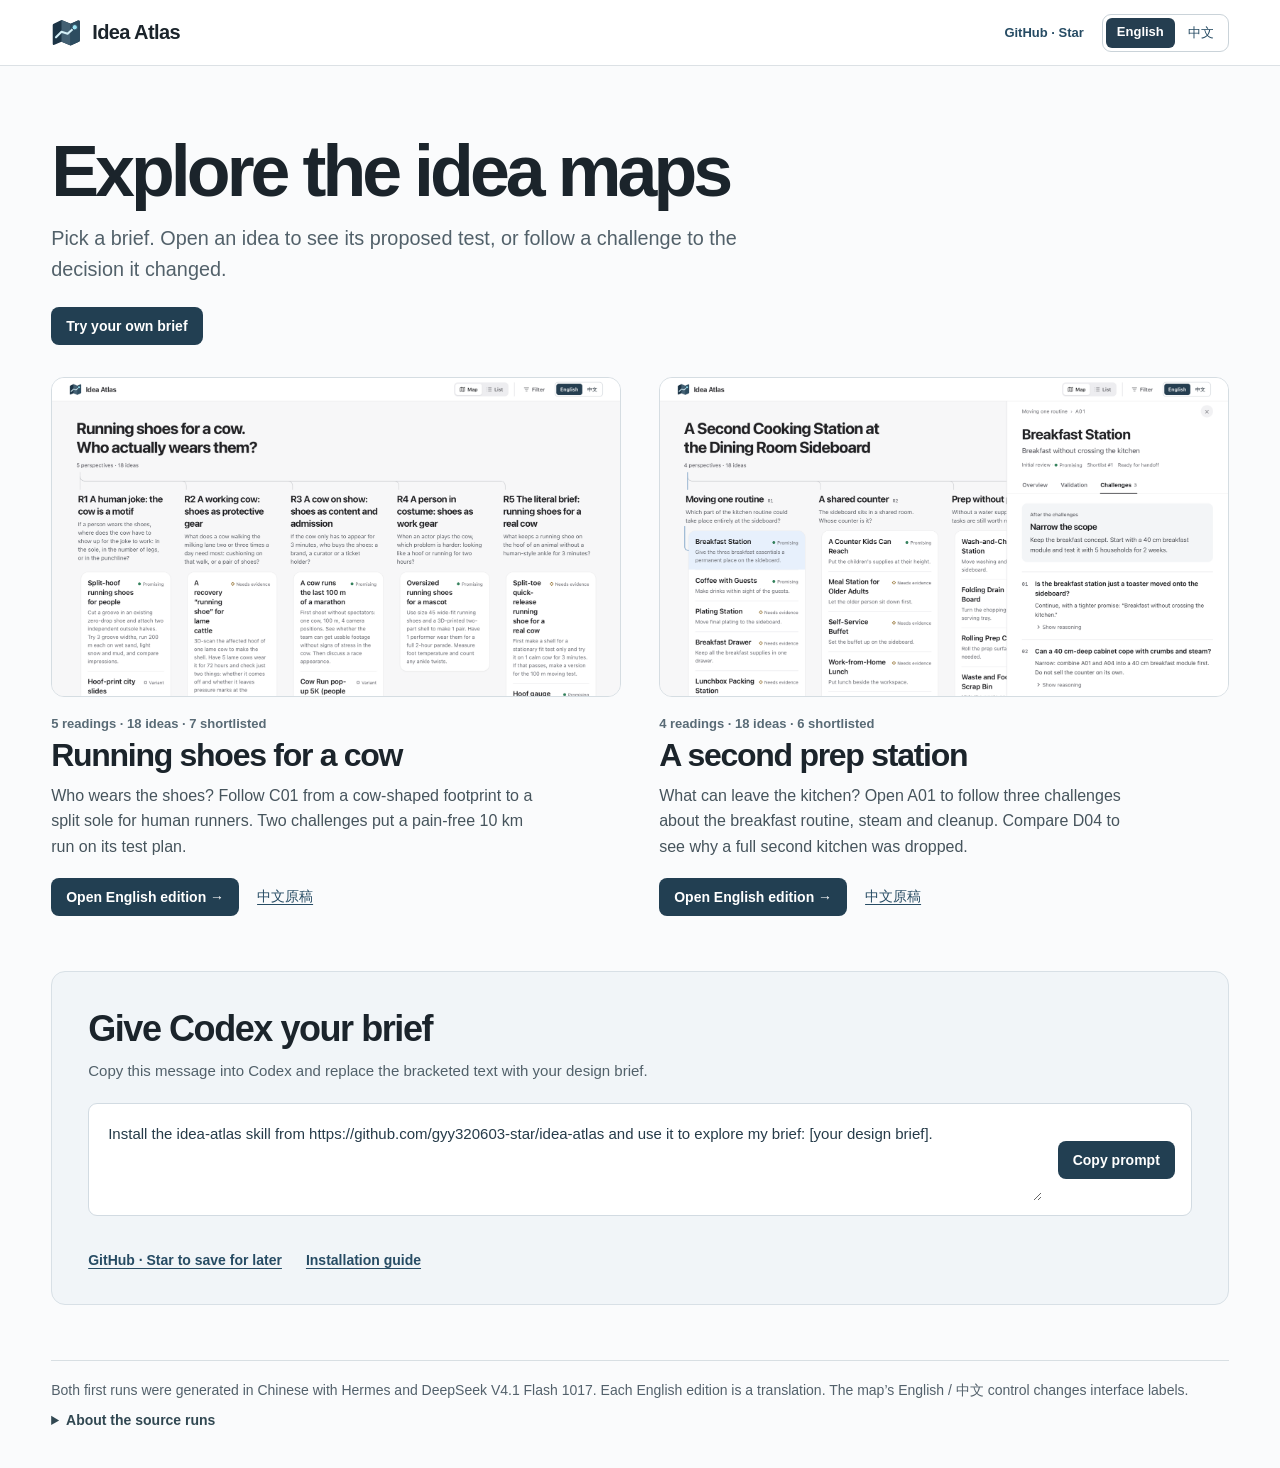
<file: docs/index.html>
<!doctype html>
<html lang="en">
<head><meta charset="utf-8"><meta name="viewport" content="width=device-width, initial-scale=1"><meta name="color-scheme" content="light">
<title>Explore the idea maps · Idea Atlas</title><meta name="description" content="Pick a brief. Open an idea to see its proposed test, or follow a challenge to the decision it changed.">
<link rel="icon" href="media/atlas.svg" type="image/svg+xml"><link rel="stylesheet" href="media/demo.css">
<link rel="alternate" hreflang="en" href="index.html"><link rel="alternate" hreflang="zh-CN" href="zh.html"></head>
<body><header><div class="bar"><span class="brand"><img src="media/atlas.svg" alt="" width="31" height="31">Idea Atlas</span>
<div class="header-actions"><a class="github-link" href="https://github.com/gyy320603-star/idea-atlas">GitHub · Star</a><nav class="languages" aria-label="Page language"><a lang="en" href="index.html" aria-current="page">English</a><a lang="zh-CN" href="zh.html">中文</a></nav></div></div></header>
<main><section class="intro"><h1>Explore the idea maps</h1><p>Pick a brief. Open an idea to see its proposed test, or follow a challenge to the decision it changed.</p><div class="intro-actions"><a class="primary" href="#use-your-brief">Try your own brief</a></div></section>
<div class="cases"><article class="case">
  <a class="preview" href="cow-shoes/en.html" aria-label="Running shoes for a cow · English edition"><img src="media/cow-shoes-en.png" alt="The cow-shoe map with its five readings and the ideas under each" width="1400" height="880"></a>
  <p class="meta">5 readings · 18 ideas · 7 shortlisted</p><h2>Running shoes for a cow</h2><p class="copy">Who wears the shoes? Follow C01 from a cow-shaped footprint to a split sole for human runners. Two challenges put a pain-free 10 km run on its test plan.</p>
  <div class="actions"><a class="primary" href="cow-shoes/en.html">Open English edition <span aria-hidden="true">→</span></a><a class="secondary" lang="zh-CN" href="cow-shoes/zh.html">中文原稿</a></div>
</article>
<article class="case">
  <a class="preview" href="sideboard/en.html" aria-label="A second prep station · English edition"><img src="media/sideboard-en.png" alt="The sideboard atlas with A01 open on the Challenges tab" width="1400" height="880"></a>
  <p class="meta">4 readings · 18 ideas · 6 shortlisted</p><h2>A second prep station</h2><p class="copy">What can leave the kitchen? Open A01 to follow three challenges about the breakfast routine, steam and cleanup. Compare D04 to see why a full second kitchen was dropped.</p>
  <div class="actions"><a class="primary" href="sideboard/en.html">Open English edition <span aria-hidden="true">→</span></a><a class="secondary" lang="zh-CN" href="sideboard/zh.html">中文原稿</a></div>
</article></div>
<section class="start" id="use-your-brief" aria-labelledby="start-title" tabindex="-1">
<h2 id="start-title">Give Codex your brief</h2>
<p>Copy this message into Codex and replace the bracketed text with your design brief.</p>
<div class="prompt-box"><textarea id="install-prompt" readonly rows="3" aria-label="Installation prompt for Codex">Install the idea-atlas skill from https://github.com/gyy320603-star/idea-atlas and use it to explore my brief: [your design brief].</textarea>
<button class="primary copy-prompt" type="button" data-copy="Copy prompt" data-success="Copied" data-failure="Select and copy">Copy prompt</button></div>
<p class="copy-status" role="status" aria-live="polite" data-success="Paste it into Codex and add your brief." data-failure="Copy the selected text with your keyboard or touch menu."></p>
<div class="start-links"><a href="https://github.com/gyy320603-star/idea-atlas">GitHub · Star to save for later</a><a href="https://github.com/gyy320603-star/idea-atlas/blob/main/README.md#install-and-run">Installation guide</a></div>
</section>
<footer><p>Both first runs were generated in Chinese with Hermes and DeepSeek V4.1 Flash 1017. Each English edition is a translation. The map’s English / 中文 control changes interface labels.</p><details><summary>About the source runs</summary><p>Cow shoes used Idea Atlas 0.14.1 in a fresh worker. Its archived, deliverable run removed undeclared lens references and kept the top three handoffs. The sideboard used 0.13.0 in the current chat. Both maps use the 1.0.0 viewer. The tests described in the cards are proposals; neither run supplied external evidence.</p><p><a href="cow-shoes/zh.json">Cow shoes · source JSON</a> · <a href="sideboard/zh.json">Sideboard · source JSON</a></p></details></footer></main><script src="media/demo.js" defer></script></body></html>
</file>
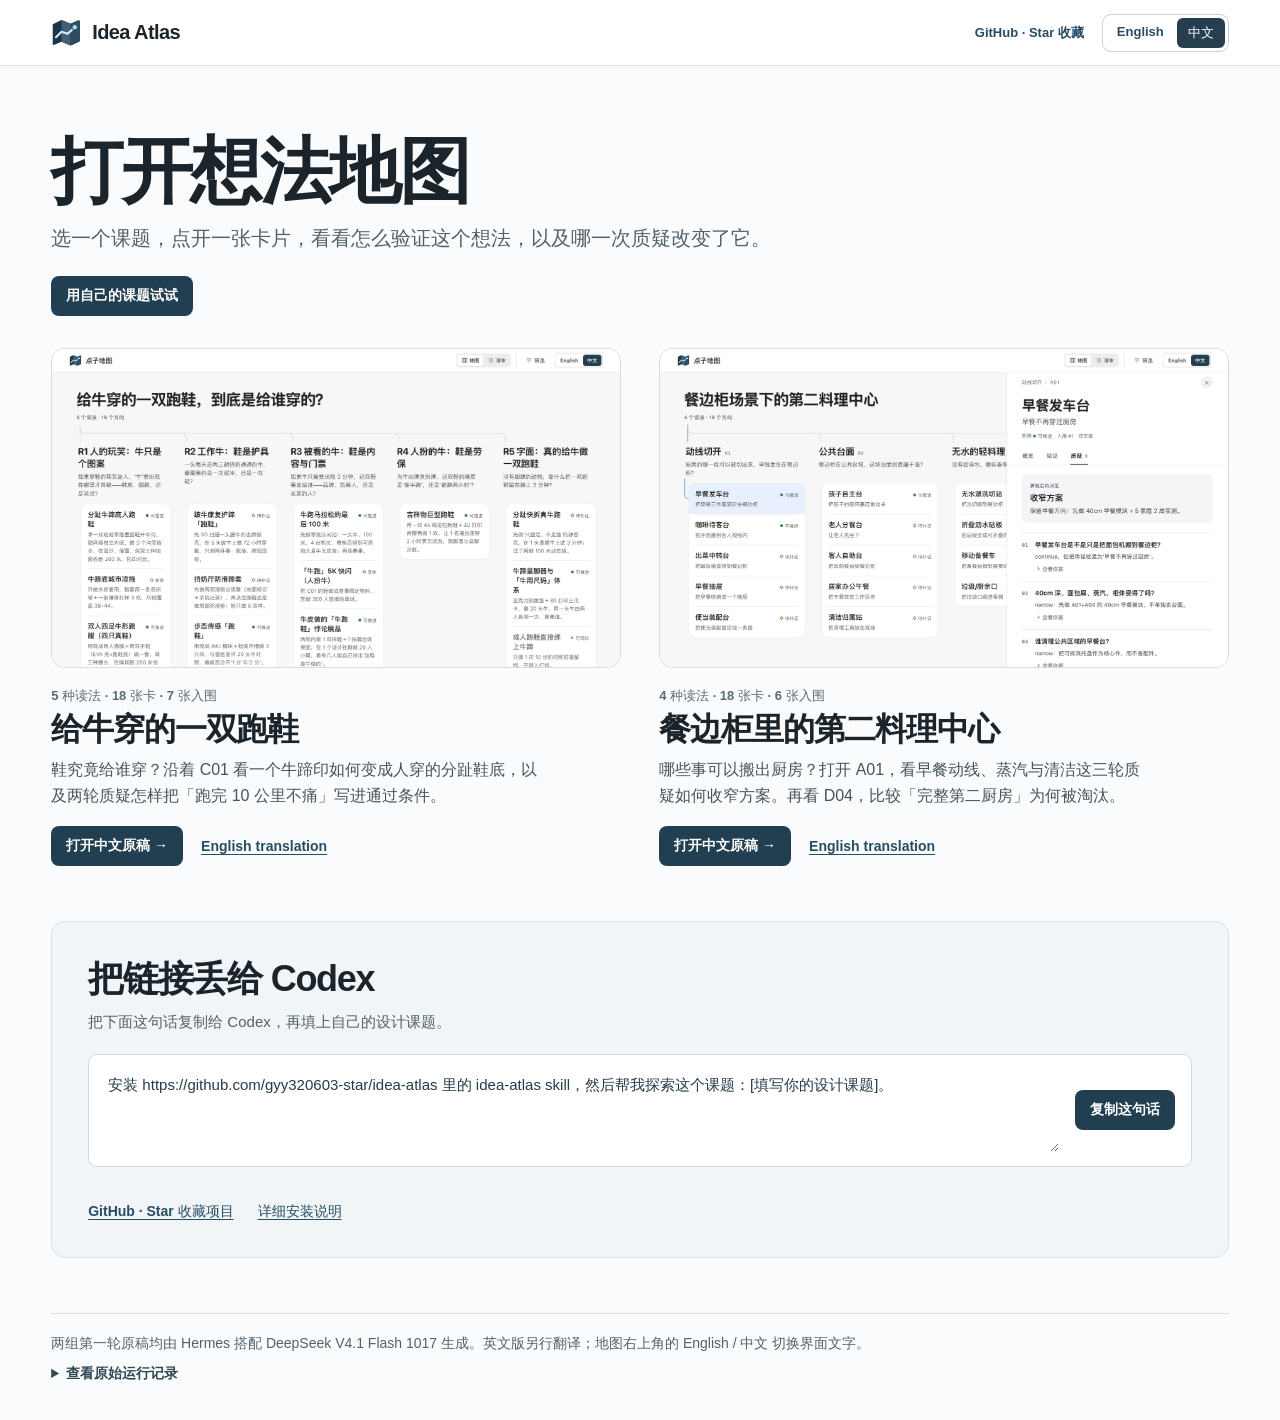
<file: docs/zh.html>
<!doctype html>
<html lang="zh-CN">
<head><meta charset="utf-8"><meta name="viewport" content="width=device-width, initial-scale=1"><meta name="color-scheme" content="light">
<title>打开想法地图 · Idea Atlas</title><meta name="description" content="选一个课题，点开一张卡片，看看怎么验证这个想法，以及哪一次质疑改变了它。">
<link rel="icon" href="media/atlas.svg" type="image/svg+xml"><link rel="stylesheet" href="media/demo.css">
<link rel="alternate" hreflang="en" href="index.html"><link rel="alternate" hreflang="zh-CN" href="zh.html"></head>
<body><header><div class="bar"><span class="brand"><img src="media/atlas.svg" alt="" width="31" height="31">Idea Atlas</span>
<div class="header-actions"><a class="github-link" href="https://github.com/gyy320603-star/idea-atlas">GitHub · Star 收藏</a><nav class="languages" aria-label="页面语言"><a lang="en" href="index.html">English</a><a lang="zh-CN" href="zh.html" aria-current="page">中文</a></nav></div></div></header>
<main><section class="intro"><h1>打开想法地图</h1><p>选一个课题，点开一张卡片，看看怎么验证这个想法，以及哪一次质疑改变了它。</p><div class="intro-actions"><a class="primary" href="#use-your-brief">用自己的课题试试</a></div></section>
<div class="cases"><article class="case">
  <a class="preview" href="cow-shoes/zh.html" aria-label="给牛穿的一双跑鞋 · 中文原稿"><img src="media/cow-shoes-zh.png" alt="牛跑鞋地图的五条分支及其方向卡片" width="1400" height="880"></a>
  <p class="meta">5 种读法 · 18 张卡 · 7 张入围</p><h2>给牛穿的一双跑鞋</h2><p class="copy">鞋究竟给谁穿？沿着 C01 看一个牛蹄印如何变成人穿的分趾鞋底，以及两轮质疑怎样把「跑完 10 公里不痛」写进通过条件。</p>
  <div class="actions"><a class="primary" href="cow-shoes/zh.html">打开中文原稿 <span aria-hidden="true">→</span></a><a class="secondary" lang="en" href="cow-shoes/en.html">English translation</a></div>
</article>
<article class="case">
  <a class="preview" href="sideboard/zh.html" aria-label="餐边柜里的第二料理中心 · 中文原稿"><img src="media/sideboard-zh.png" alt="餐边柜地图中 A01 打开的质疑页签" width="1400" height="880"></a>
  <p class="meta">4 种读法 · 18 张卡 · 6 张入围</p><h2>餐边柜里的第二料理中心</h2><p class="copy">哪些事可以搬出厨房？打开 A01，看早餐动线、蒸汽与清洁这三轮质疑如何收窄方案。再看 D04，比较「完整第二厨房」为何被淘汰。</p>
  <div class="actions"><a class="primary" href="sideboard/zh.html">打开中文原稿 <span aria-hidden="true">→</span></a><a class="secondary" lang="en" href="sideboard/en.html">English translation</a></div>
</article></div>
<section class="start" id="use-your-brief" aria-labelledby="start-title" tabindex="-1">
<h2 id="start-title">把链接丢给 Codex</h2>
<p>把下面这句话复制给 Codex，再填上自己的设计课题。</p>
<div class="prompt-box"><textarea id="install-prompt" readonly rows="3" aria-label="发给 Codex 的安装提示">安装 https://github.com/gyy320603-star/idea-atlas 里的 idea-atlas skill，然后帮我探索这个课题：[填写你的设计课题]。</textarea>
<button class="primary copy-prompt" type="button" data-copy="复制这句话" data-success="已复制" data-failure="选中文字复制">复制这句话</button></div>
<p class="copy-status" role="status" aria-live="polite" data-success="粘贴到 Codex，填上课题即可。" data-failure="请用键盘或长按菜单复制选中的文字。"></p>
<div class="start-links"><a href="https://github.com/gyy320603-star/idea-atlas">GitHub · Star 收藏项目</a><a href="https://github.com/gyy320603-star/idea-atlas/blob/main/README.zh-CN.md#安装并试跑">详细安装说明</a></div>
</section>
<footer><p>两组第一轮原稿均由 Hermes 搭配 DeepSeek V4.1 Flash 1017 生成。英文版另行翻译；地图右上角的 English / 中文 切换界面文字。</p><details><summary>查看原始运行记录</summary><p>牛跑鞋出自 0.14.1 的独立 worker。该轮归档时移除了未声明的 lens 引用，并将交接清单收至前三张。 餐边柜出自 0.13.0 的当前对话。两张地图均使用 1.0.0 前端，两轮都没有提供外部证据，卡片中的测试是待执行的计划。</p><p><a href="cow-shoes/zh.json">牛跑鞋原稿 JSON</a> · <a href="sideboard/zh.json">餐边柜原稿 JSON</a></p></details></footer></main><script src="media/demo.js" defer></script></body></html>
</file>
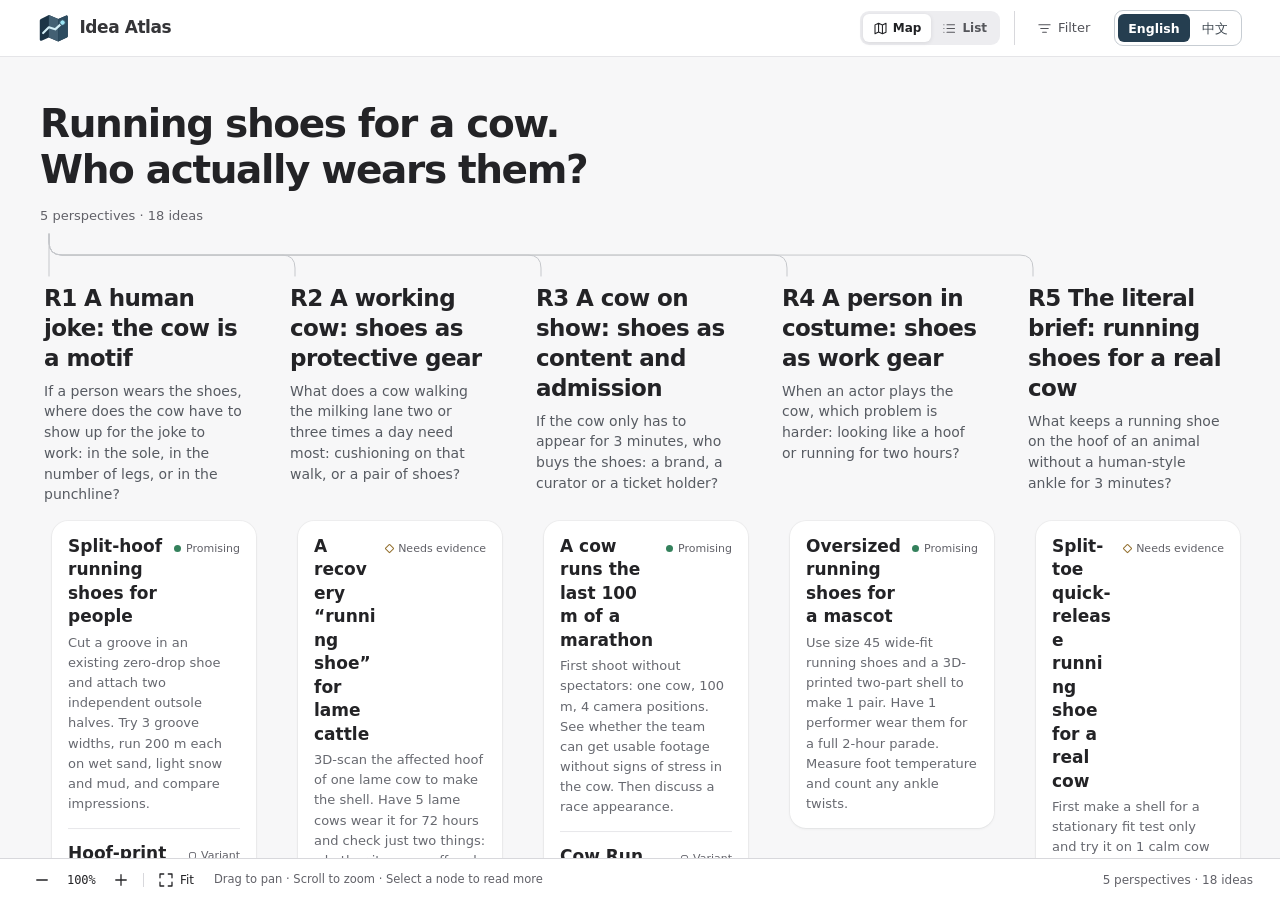
<file: docs/cow-shoes/en.html>
<!doctype html>
<html lang="en"><head><meta charset="utf-8"><meta name="viewport" content="width=device-width,initial-scale=1,viewport-fit=cover"><meta name="color-scheme" content="light"><title>Idea Atlas</title><link rel="icon" type="image/svg+xml" href="data:image/svg+xml,%3Csvg%20xmlns%3D%22http%3A%2F%2Fwww.w3.org%2F2000%2Fsvg%22%20viewBox%3D%220%200%2036%2036%22%3E%3Cpath%20fill%3D%22%231c3446%22%20d%3D%22M2%209.6c0-.8.4-1.5%201.2-1.8l9-4.4%2010.6%204.5%208.5-3.7c1-.5%202.2.2%202.2%201.3v21.4c0%20.8-.4%201.4-1.1%201.8l-9.6%204.5-10.6-4.6L4%2032.3c-1%20.5-2-.2-2-1.3Z%22%2F%3E%3Cpath%20fill%3D%22%23436073%22%20d%3D%22M12.2%203.4%2022.8%207.9v25.3l-10.6-4.6Z%22%2F%3E%3Cpath%20fill%3D%22%232d4c60%22%20d%3D%22m22.8%207.9%208.5-3.7c1-.5%202.2.2%202.2%201.3v21.4c0%20.8-.4%201.4-1.1%201.8l-9.6%204.5Z%22%2F%3E%3Cpath%20d%3D%22m5.8%2023.6%206.4-6.4%207.1%202.3%208.3-7.6%22%20fill%3D%22none%22%20stroke%3D%22%23d3eef6%22%20stroke-width%3D%222.45%22%20stroke-linecap%3D%22round%22%20stroke-linejoin%3D%22round%22%2F%3E%3Ccircle%20cx%3D%2227.6%22%20cy%3D%2211.9%22%20r%3D%223.1%22%20fill%3D%22%239ce5f5%22%20stroke%3D%22%232d4c60%22%20stroke-width%3D%221.1%22%2F%3E%3C%2Fsvg%3E">
<style>
*{box-sizing:border-box}
:root { 
  color-scheme:light;
  --ink:#232326; --mute:#616168; --line:#d8d8dc; --paper:#f7f7f8; --sheet:#fff;
  --accent:#0066c6; --accent-light:#eaf3fd; --hover:#ececef; --thread:#a7a7ad;
  --heading:system-ui,-apple-system,BlinkMacSystemFont,"Segoe UI",sans-serif;
  --mono:ui-monospace,"SFMono-Regular",Consolas,monospace;
 }
html,body{height:100%;margin:0;color:var(--ink);font:14px/1.5 var(--heading);-webkit-font-smoothing:antialiased}
body{background:var(--paper)}
button{font:inherit;color:inherit;cursor:pointer}
button:focus-visible,summary:focus-visible,[tabindex]:focus-visible{outline:3px solid var(--accent);outline-offset:3px}
button:disabled{opacity:.4;cursor:default}
[hidden]{display:none!important}
svg.icon{width:18px;height:18px;vertical-align:middle;stroke:currentColor;fill:none;stroke-width:1.7;stroke-linecap:round;stroke-linejoin:round;flex:none}
#app{height:100%;height:100dvh;display:flex;flex-direction:column;overflow:hidden}
.topbar,.foot{flex:none;position:relative;z-index:2}

.topbar{display:flex;align-items:center;gap:14px;height:57px;padding-inline:clamp(16px,3vw,48px);z-index:5;background:#fff;border-bottom:1px solid #e5e5e8}
.brand{display:flex;align-items:center;gap:9px;white-space:nowrap;color:#353538;font-weight:640;font-size:15px;letter-spacing:.01em}
.atlas-mark{width:32px;height:32px;display:block;flex:none}
.mode-switch{display:flex;align-items:center;gap:1px;margin-left:auto;padding:3px;border-radius:9px;background:#ededf0}
.mode-switch button{display:inline-flex;align-items:center;gap:5px;padding:4px 10px;min-height:28px;border:0;border-radius:6px;background:transparent;font-size:12px;font-weight:570;color:#55565b}
.mode-switch i,.filter-trigger i{display:inline-flex}
.mode-switch svg.icon,.filter-trigger svg.icon{height:15px;width:15px}
.mode-switch button[aria-pressed=true]{color:#202124;background:#fff;box-shadow:0 1px 4px #1e1f291a}
.mode-switch button:not([aria-pressed=true]):hover,.filter-trigger:hover{background:#e4e4e8}
.filter-host{position:relative;padding-left:12px;border-left:1px solid var(--line)}
.filter-trigger{display:inline-flex;align-items:center;justify-content:center;gap:6px;min-height:34px;padding:4px 10px;font-size:13px;font-weight:540;border:0;border-radius:8px;color:#515258;background:transparent}
.filter-trigger[aria-expanded=true]{background:var(--hover)}
.filter-trigger.has-filter{color:var(--accent);background:var(--accent-light)}
#filterTotal{font-variant-numeric:tabular-nums;font-size:11px}
.filter-list{position:absolute;right:0;top:calc(100% + 9px);min-width:203px;padding:6px;display:grid;border:1px solid var(--line);border-radius:13px;background:var(--sheet);box-shadow:0 10px 32px #10131a1c,0 2px 6px #10131a0b}
.filter{display:flex;align-items:center;gap:7px;padding:7px 10px;min-height:34px;border:0;border-radius:7px;text-align:left;background:transparent;color:var(--ink);font-size:13px}
.filter:hover{background:var(--hover)}
.filter[aria-pressed=true]{font-weight:620;background:var(--accent-light);color:var(--accent)}
.count{margin-left:auto;font-size:12px;font-variant-numeric:tabular-nums}
.filter-sep{height:1px;margin:5px 9px;background:var(--line)}
.divider{width:1px;height:14px;flex:none;background:var(--line);margin:0 5px}
.statusmark{display:inline-block;width:7px;height:7px;flex:none}
.live{color:var(--mute)}
.mark-live{border-radius:50%;background:#34815c}
.needs-evidence{color:var(--mute)}
.mark-needs-evidence{border:1.65px solid #93702f;transform:rotate(45deg);border-radius:1px}
.killed{color:var(--mute)}
.mark-killed{position:relative;width:8px;height:8px}
.mark-killed:before,.mark-killed:after{content:"";position:absolute;top:3px;left:0;width:8px;height:1.6px;background:#73737a;transform:rotate(45deg)}
.mark-killed:after{transform:rotate(-45deg)}
.mark-variant,.mark-seed,.mark-duplicate{border:1.5px solid #73737a;border-radius:2px}
.surface{flex:1;min-height:0;display:flex;position:relative}
.main{flex:1;min-width:0;position:relative}
.mapview { position:absolute;inset:0;overflow:hidden;touch-action:none;cursor:grab;background:var(--paper) }
.mapview:focus-visible{outline-offset:-4px}
.mapview.drag{cursor:grabbing;user-select:none}
.world{position:absolute;left:0;top:0;transform-origin:0 0;will-change:transform}
.wires{position:absolute;left:0;top:0;overflow:visible;pointer-events:none}

/* The overview has three levels: a document title, section headings, and grouped rows. */
.wire,.active-edge {
  fill:none; stroke:#c5c7cb; stroke-width:1; stroke-linecap:round; stroke-linejoin:round;
  vector-effect:non-scaling-stroke;
}
.active-edge { stroke:#6995bf; stroke-width:1.5 }
.wire.dim { opacity:.38 }
#groups { position:absolute; inset:0; pointer-events:none }
.group-surface {
  position:absolute; border-radius:16px; background:var(--sheet);
  box-shadow:0 1px 3px #161b2710, 0 0 0 1px #161b2709;
}
.node {
  position:absolute; appearance:none; border:0; background:transparent;
  min-width:0; padding:0; text-align:left; cursor:pointer; user-select:none;
  color:var(--ink); overflow-wrap:anywhere;
}
.node:focus-visible { z-index:1; outline-width:2px; outline-offset:2px }
.node.dim { opacity:.38 }
.root-node,.lens-node { display:flex; flex-direction:column; align-items:flex-start; border-radius:6px }
.root-meta,.lens-meta,.idea-title,.badge { display:flex; align-items:center }
.root-node strong {
  order:0; font-size:39px; line-height:1.19; font-weight:730; letter-spacing:-.035em; text-wrap:balance;
}
.root-meta { order:1; gap:10px; margin-top:12px; font-size:13px; font-weight:500; color:var(--mute) }
.lens-node { padding:0 4px; gap:7px }
.lens-meta { width:100%; gap:9px; align-items:baseline }
.lens-meta strong { font-size:23px; line-height:1.3; font-weight:680; letter-spacing:-.025em }
.lens-letter { flex:none; white-space:nowrap; font:500 11px/1.4 var(--mono); color:var(--mute) }
.lens-text { color:#575b62; line-height:1.48; font-size:14px; padding-right:8px }
.root-node:hover strong,.lens-node:hover strong { color:#333d50 }
.idea-node {
  display:flex; flex-direction:column; justify-content:center; gap:4px;
  padding:14px 16px; border-radius:0;
}
.idea-node.first { border-radius:16px 16px 0 0 }
.idea-node.last { border-radius:0 0 16px 16px }
.idea-node.first.last { border-radius:16px }
.idea-node:not(.first)::before {
  content:""; position:absolute; left:16px; right:16px; top:0; height:1px; background:#e7e7ea;
}
.idea-title { width:100%; justify-content:space-between; align-items:baseline; gap:10px }
.idea-title strong { font-size:17px; font-weight:610; line-height:1.38 }
.idea-node .micro { font-size:13px; line-height:1.55; color:#676970 }
.badge { display:inline-flex; flex:none; gap:5px; white-space:nowrap; color:var(--mute); font:12px/1.45 var(--heading) }
.idea-node .badge { font-size:11px }
.idea-node:hover { background:#f0f2f5 }
.idea-node.selected { background:#e7f0fc }
.lens-node.selected strong,.root-node.selected strong { color:#185588 }
.idea-node.killed-card .idea-title strong { color:#686970 }
@media(prefers-contrast:more) {
  .wire { stroke:#81838a }
  .active-edge { stroke:#225e97; stroke-width:2 }
  .idea-node:not(.first)::before { background:#a0a0a4 }
  .node.dim { opacity:1; outline:1px dashed #78797d; outline-offset:-2px }
}
.foot{height:42px;padding:0 clamp(14px,2.1vw,34px);gap:14px;background:#fff;border-top:1px solid var(--line);display:flex;align-items:center;color:var(--mute);font-size:12px}
.zoom-tools{display:flex;align-items:center;gap:2px}
.tool{background:transparent;border:0;display:inline-flex;align-items:center;justify-content:center;gap:5px;border-radius:5px;height:30px;min-width:30px;padding:3px 6px;color:var(--ink);font-size:12px}
.tool:hover{background:var(--hover)}
.tool.percent{font:12px var(--mono);min-width:45px}
.foot-end{margin-left:auto;white-space:nowrap;font-variant-numeric:tabular-nums}
.keyhint{font-size:11.5px}

@media(max-width:820px){
  .topbar{height:52px;gap:9px}
  .foot{gap:8px}.keyhint{display:none}
}
@media(max-width:650px){
  .topbar{height:52px;padding:0 12px}.filter-host{padding-left:6px}.atlas-mark{width:29px;height:29px}.filter-trigger{padding:4px 6px}.filter{min-height:42px}
  .brand{font-size:16px;font-weight:620;color:var(--ink)}
  .mode-switch button{font-size:12px;padding:5px 8px;gap:5px}
  
  .root-node strong{font-size:30px}.lens-meta strong{font-size:21px}.foot{padding:0 9px;height:38px}.foot-end{font-size:11px}
}

.index-view {
  height:100%; overflow:auto; container-type:inline-size; background:#fff;
  padding:24px clamp(16px,4vw,62px) 40px; color:var(--ink);
}
.index-heading, #indexTable { max-width:1360px; margin-inline:auto }
.index-heading { display:flex; align-items:baseline; gap:12px; margin-bottom:18px }
.index-heading h2 { font:720 23px/1.35 var(--heading); letter-spacing:-.025em; margin:0 }
.index-heading span { color:var(--mute); font-size:13px; font-variant-numeric:tabular-nums }
.pa-index { font-size:14px; line-height:1.55; overflow-wrap:anywhere }
.pa-index table { width:100%; border-collapse:separate; border-spacing:0; text-align:left }
.pa-index th,.pa-index td { vertical-align:middle; padding:13px 12px; border:0; border-bottom:1px solid var(--line) }
.pa-index thead th {
  position:sticky; top:-24px; z-index:1; background:var(--paper);
  font-weight:620; color:var(--mute); font-size:12px; padding-block:8px;
}
.pa-index thead th:first-child { border-radius:6px 0 0 0 }
.pa-index thead th:last-child { border-radius:0 6px 0 0 }
.pa-index tbody th { width:29%; font-weight:inherit }
.pa-index .pa-branchcol { width:18% }
.pa-index tbody td:last-child { width:1%; white-space:nowrap }
.pa-indexopen,.pa-cardlink { color:inherit; font:inherit; text-align:left; cursor:pointer }
.pa-indexopen {
  display:flex; align-items:baseline; gap:10px; padding:5px 2px; border:none; background:transparent;
  width:100%; border-radius:3px;
}
.pa-indexopen strong { font-size:15px; line-height:1.45; font-weight:680 }
.pa-id { font:600 11.5px/1.6 var(--mono); color:var(--mute) }
.pa-indexopen .pa-id,.pa-cardlink .pa-id {
  flex:none; font-variant-numeric:tabular-nums; color:var(--mute);
  background:var(--hover); border-radius:4px; padding:1px 5px;
}
.pa-index tr:focus-within,.pa-index tbody tr:hover,.pa-index tbody tr:has([aria-current="true"]) { background:var(--paper) }
.pa-indexopen:hover strong,.pa-indexopen[aria-current="true"] strong { color:var(--accent) }
.pa-branchname { display:inline-flex; align-items:baseline; gap:6px; font-weight:600; font-size:13px }

.pa-indexscene,.pa-cardlink small { display:block; color:var(--mute); line-height:1.5; font-size:12px; font-weight:400 }
.pa-indexscene:not(:empty) { margin-block:2px }
.pa-index .badge,.drawer .badge { font-size:12px }
.pa-empty { padding:24px 0; color:var(--mute); border-top:1px solid var(--line) }
@container (max-width:560px) {
  .pa-index table,.pa-index tbody { display:block }
  .pa-index thead { position:absolute; width:1px; height:1px; overflow:hidden; clip-path:inset(50%) }
  .pa-index tbody tr { display:grid; grid-template-columns:minmax(0,1fr) auto; gap:3px 10px; padding:14px 2px; border-bottom:1px solid var(--line) }
  .pa-index tbody th,.pa-index tbody td,.pa-index .pa-branchcol,.pa-index tbody td:last-child { border:0; min-width:0; width:auto; padding:0 }
  .pa-index tbody th { grid-area:1/1 }
  .pa-index tbody .pa-branchcol { grid-area:2/1 /3/-1; padding-block:0 3px }
  .pa-index tbody td:nth-child(3) { grid-area:3/1 /4/-1; font-size:14px }
  .pa-index tbody td:last-child { grid-area:1/2; align-self:center }
  .pa-indexopen { gap:6px }
  .pa-branchname { font-size:12px }
}
.drawer {
  width:clamp(345px,31vw,465px); min-height:0; flex:none; display:flex; flex-direction:column;
  z-index:3; background:#fff; color:var(--ink); border-left:1px solid var(--line);
}
.drawer-head {
  flex:none; padding:14px 23px 17px; border-bottom:1px solid var(--line);
  background:var(--sheet); position:relative; overflow-wrap:anywhere;
}

.drawer-top { display:flex; align-items:center; justify-content:space-between; gap:10px }
.drawer-k { font-size:12px; color:var(--mute); line-height:1.5 }

.drawer-head h2 { font:680 30px/1.3 var(--heading);margin:13px 0 2px;letter-spacing:-.025em }
.close-btn { display:grid;place-items:center;flex:none;width:32px;height:32px;border:0;border-radius:50%;color:var(--mute);background:var(--hover) }
.close-btn:hover { background:var(--line) }
.drawer-body { flex:auto; min-height:0; padding:17px 23px 36px; overflow:auto; overscroll-behavior:contain }
.pa-detail { font-size:14px; line-height:1.65; overflow-wrap:anywhere }
.pa-muted { color:var(--mute); font-size:13px; margin:8px 0 14px }
.pa-question { font-size:16px; font-weight:620; line-height:1.65; margin:12px 0 18px; color:var(--ink) }
.pa-section + .pa-section,.pa-fields + .pa-section { margin-top:24px }
.pa-detail h3 { display:flex;align-items:center;gap:8px;margin:0;padding-block:6px;border-bottom:1px solid var(--line);font:660 15px/1.5 var(--heading);color:var(--ink) }
.pa-detail h3 .pa-id { color:var(--mute); font-size:11px }
.pa-fields { width:100%; border-collapse:collapse; text-align:left; table-layout:fixed }
.pa-fields th,.pa-fields td { padding:8px 0; border-bottom:1px solid var(--line); vertical-align:top }
.pa-fields th { width:6.4em; padding-right:12px; font-size:12px; font-weight:520; color:var(--mute) }
.pa-fields td { line-height:1.65 }

.pa-links { display:grid }
.pa-cardlink {
  display:grid; grid-template-columns:auto minmax(0,1fr) auto; align-items:baseline; gap:9px; width:100%;
  border:0; border-bottom:1px solid var(--line); background:transparent; padding:12px 2px;
}
.pa-cardlink:hover { background:var(--paper) }
.pa-cardlink strong { display:block; font-weight:640 }
.pa-cardlink small { margin-top:2px }
.pa-open-icon { color:var(--mute); font-size:14px }
@media(max-width:820px) { .drawer { width:330px } }
@media(max-width:650px) {
  .index-view { padding:16px 14px 28px }
  .index-heading { margin-bottom:8px }
  .index-heading h2 { font-size:20px }
  .drawer { position:absolute; inset:0 0 0 auto; width:min(100%,415px); box-shadow:-6px 0 18px #00000010 }
  .drawer-head { padding:12px 16px }
  .drawer-head h2 { font-size:26px }
  .filter-host .filter-list{max-width:calc(100vw - 24px);max-height:calc(100dvh - 70px);overflow:auto}

  .drawer-body { padding:15px 16px 32px }
  .close-btn { width:38px; height:38px }
}
/* The card reader has its own scrolling document. The map and branch inspectors stay independent. */
.drawer.card-open {
  --reader-pad:clamp(24px,2.65vw,42px);
  --reader-line:#e6e6e9;
  --reader-muted:#64656b;
  --reader-ink:#222326;
  width:clamp(430px,39vw,584px);
  background:#fff; color:var(--reader-ink); border-left:1px solid #dbdbdf;
}
.card-open .drawer-head { padding:9px var(--reader-pad) 7px; border:0; background:#fff; }
.card-open .drawer-top { min-height:32px; }
.card-open #drawerPath {
  display:flex; align-items:center; flex-wrap:nowrap; gap:7px; min-width:0;
  line-height:1.35; font-size:12.5px; color:var(--reader-muted);
}
.card-open .crumb-link {
  appearance:none; border:0; padding:5px 0; background:none; color:inherit; font:inherit;
  min-width:0; overflow:hidden; text-overflow:ellipsis; white-space:nowrap;
}
.card-open .crumb-link:hover { text-decoration:underline; text-underline-offset:3px; }
.card-open .crumb-sep { color:#93949b; }
.card-open .card-code { flex:none; letter-spacing:.03em; font-variant-numeric:tabular-nums; }
.card-open .compact-title { display:none; }
.card-open.scrolled .compact-title {
  display:inline; overflow:hidden; white-space:nowrap; text-overflow:ellipsis;
  color:var(--reader-ink); font-weight:620;
}
.card-open .close-btn { width:30px; height:30px; background:#f1f1f3; }
.card-open .close-btn:hover { background:#e7e7ea; }
.card-open .close-btn .icon { width:15px; height:15px; }
.card-open .drawer-body {
  padding:0; min-width:0; scrollbar-gutter:stable; scroll-padding-top:52px;
  overflow-x:hidden; overflow-y:auto; overflow-wrap:anywhere;
}
.card-open .card-hero { padding:12px var(--reader-pad) 18px; }
.card-open #drawerTitle {
  font:720 clamp(30px,2.5vw,37px)/1.2 var(--heading);
  margin:0; letter-spacing:-.025em; text-wrap:balance;
}
.card-open .card-promise { margin:7px 0 0; font-size:17px; line-height:1.5; color:#505158; }
.card-open .card-meta {
  display:flex; align-items:center; flex-wrap:wrap; gap:5px 12px;
  font-size:12px; color:var(--reader-muted); margin-top:13px;
}
.card-open .card-meta .badge { font-size:12px; }
.card-open .card-tabs {
  position:sticky; top:0; z-index:2; display:flex; align-items:stretch; gap:clamp(16px,2.5vw,30px);
  padding:0 var(--reader-pad); background:#fff; box-shadow:inset 0 -1px var(--reader-line);
}
.card-open .card-tabs button {
  position:relative; min-height:44px; display:inline-flex; align-items:center; gap:6px; white-space:nowrap;
  padding:4px 1px; border:0; background:transparent; font-size:14px; color:var(--reader-muted); font-weight:550;
}
.card-open .card-tabs button[aria-selected="true"] { color:var(--reader-ink); font-weight:680; }
.card-open .card-tabs button[aria-selected="true"]::after {
  content:""; position:absolute; inset:auto 0 0; height:2px; background:currentColor; border-radius:2px;
}
.card-open .tab-count { font-size:11px; color:var(--reader-muted); font-variant-numeric:tabular-nums; }
.card-open .card-pane { padding:24px var(--reader-pad) 42px; font-size:15px; line-height:1.7; }
.card-open .reading-section,.card-open .decision-summary,.card-open .reading-context { margin:0 0 24px; }
.card-open .reading-section h3 {
  margin:0 0 8px; color:var(--reader-muted); font-size:12.5px; line-height:1.45; font-weight:620;
}
.card-open .reading-section p,.card-open .fold-body p { margin:5px 0 0; }
.card-open .reading-section .reading-headline,.card-open .reading-lead {
  margin:0 0 7px; color:var(--reader-ink); font-weight:640; font-size:19px; line-height:1.5; letter-spacing:-.015em;
}
.card-open .reading-section p:not(.reading-headline),.card-open .fold-body { color:#45464b; }
.card-open .reading-context {
  padding:15px 18px; border-radius:12px; background:#f5f5f7;
}
.card-open .context-main { margin:0; color:var(--reader-ink); font-size:15px; font-weight:610; }
.card-open .context-time { font-size:13px; color:var(--reader-muted); }
.card-open .reading-context p { margin:6px 0 0; }
.card-open .reading-fields,.card-open .measure-list { margin:0; }
.card-open .reading-fields > div,.card-open .measure-list > div {
  display:grid; grid-template-columns:minmax(4em,5em) minmax(0,1fr); column-gap:16px; padding:8px 0;
}
.card-open .reading-fields dt,.card-open .measure-list dt { color:var(--reader-muted); font-size:13px; padding-top:1px; }
.card-open .reading-fields dd,.card-open .measure-list dd { margin:0; }
.card-open .measure-list > div + div { border-top:1px solid var(--reader-line); }
.card-open .reading-fold { border-top:1px solid var(--reader-line); }
.card-open .reading-fold > summary,.card-open .round-basis > summary {
  display:flex; align-items:center; gap:8px; cursor:pointer; list-style:none; color:var(--reader-ink);
}
.card-open summary::-webkit-details-marker { display:none; }
.card-open .reading-fold > summary { min-height:44px; justify-content:space-between; padding:9px 2px 9px 0; font-size:14px; font-weight:590; }
.card-open .reading-fold > summary::after,.card-open .round-basis > summary::before {
  content:""; width:6px; height:6px; flex:none;
  border-right:1.5px solid currentColor; border-bottom:1.5px solid currentColor;
  transform:rotate(-45deg); color:var(--reader-muted);
}
.card-open .reading-fold[open] > summary::after,.card-open .round-basis[open] > summary::before { transform:rotate(45deg); }
.card-open .reading-fold .fold-body { padding:2px 0 16px; font-size:14px; line-height:1.75; }
.card-open .decision-summary { padding:17px 20px 18px; border-radius:13px; background:#f3f5f7; }
.card-open .decision-summary small { display:block; color:var(--reader-muted); font-size:12px; font-weight:580; }
.card-open .decision-summary strong { display:block; margin-top:4px; font-size:21px; line-height:1.45; letter-spacing:-.02em; font-weight:660; }
.card-open .decision-summary p { margin:5px 0 0; font-size:15px; line-height:1.65; color:#44464b; }
.card-open .round-list { margin:0; padding:0; list-style:none; }
.card-open .round {
  display:grid; grid-template-columns:22px minmax(0,1fr); gap:10px;
  padding:16px 0 13px; border-top:1px solid var(--reader-line);
}
.card-open .round-no { color:var(--reader-muted); font:540 12px/1.65 var(--mono); padding-top:3px; }
.card-open .round-body h4 { margin:0; font-size:16px; font-weight:640; line-height:1.5; }
.card-open .round-body .round-result { margin:6px 0 2px; font-size:14px; line-height:1.65; color:#44464b; }
.card-open .round-basis > summary { width:fit-content; min-height:34px; padding:2px 4px; font-size:13px; color:var(--reader-muted); }
.card-open .round-basis > summary::before { width:5px; height:5px; }
.card-open .round-basis .fold-body { padding:3px 0 8px; font-size:14px; line-height:1.7; }
@media(max-width:700px) {
  .drawer.card-open { --reader-pad:clamp(18px,5.5vw,32px); position:fixed; inset:0; z-index:8; width:100%; box-shadow:none; border:0; }
  .card-open .drawer-head { padding-block:3px; }
  .card-open .close-btn { width:40px; height:40px; }
  .card-open .card-hero { padding-top:8px; padding-bottom:14px; }
  .card-open #drawerTitle { font-size:30px; }
  .card-open .card-meta { margin-top:9px; }
  .card-open .card-pane { padding-block:19px 30px; }
  .card-open .round-basis > summary { min-height:42px; }
}
@media(prefers-contrast:more) {
  .drawer.card-open { --reader-muted:#46474d; --reader-line:#9d9fa6; }
  .card-open .card-tabs button[aria-selected="true"]::after { height:3px; }
}

.card-open .record-empty { color:var(--reader-muted);font-size:13px }

/* Language choice remains visible in the narrow-screen, full-page inspector. */
.brand { gap:9px; font-size:17px; font-weight:660; letter-spacing:-.025em }
.language-switch {
  display:inline-flex; align-items:center; flex:none; padding:3px; gap:2px;
  border:1px solid #c7cdd3; border-radius:9px; background:#fff;
}
.language-switch button {
  border:0; border-radius:6px; padding:5px 10px; min-height:28px;
  background:transparent; color:#404a53; font:590 12.5px/1.2 var(--heading); white-space:nowrap;
}
.language-switch button:hover { background:#eaf0f4 }
.language-switch button[aria-pressed=true] { background:#253e50; color:#fff }
.drawer-top .language-switch { display:none }
html[lang="en"] .card-open .reading-fields > div,html[lang="en"] .card-open .measure-list > div {
  grid-template-columns:minmax(5em,7em) minmax(0,1fr);
}
@media(max-width:700px) {
  .topbar { display:grid; grid-template-columns:minmax(0,1fr) auto; grid-template-rows:auto auto;
    gap:3px 8px; height:auto; padding:7px 14px 6px }
  .brand { grid-area:1/1; font-size:16px }
  .topbar > .language-switch { grid-area:1/2; justify-self:end }
  .mode-switch { grid-area:2/1; justify-self:start; margin:0 }
  .filter-host { grid-area:2/2; justify-self:end; padding:0; border:0; max-width:100% }
  .filter-trigger { font-size:12px; min-height:32px }
  .card-open .drawer-top .language-switch {display:inline-flex;margin-left:auto}
  .card-open .drawer-top { gap:7px }
  .card-open #drawerPath {flex:1}
  .card-open .close-btn {flex:none}
  .card-open .language-switch button {min-height:29px;padding:4px 7px}
}
@media(max-width:410px) {
  html[lang="en"] .foot { gap:5px }
  html[lang="en"] .foot-end { font-size:10.5px; white-space:normal; text-align:right }
  .language-switch button { padding:5px 8px }
}
</style></head><body><div id="app">
<header class="topbar">
  <div class="brand"><svg class="atlas-mark" aria-hidden="true" xmlns="http://www.w3.org/2000/svg" viewBox="0 0 36 36"><path fill="#1c3446" d="M2 9.6c0-.8.4-1.5 1.2-1.8l9-4.4 10.6 4.5 8.5-3.7c1-.5 2.2.2 2.2 1.3v21.4c0 .8-.4 1.4-1.1 1.8l-9.6 4.5-10.6-4.6L4 32.3c-1 .5-2-.2-2-1.3Z"/><path fill="#436073" d="M12.2 3.4 22.8 7.9v25.3l-10.6-4.6Z"/><path fill="#2d4c60" d="m22.8 7.9 8.5-3.7c1-.5 2.2.2 2.2 1.3v21.4c0 .8-.4 1.4-1.1 1.8l-9.6 4.5Z"/><path d="m5.8 23.6 6.4-6.4 7.1 2.3 8.3-7.6" fill="none" stroke="#d3eef6" stroke-width="2.45" stroke-linecap="round" stroke-linejoin="round"/><circle cx="27.6" cy="11.9" r="3.1" fill="#9ce5f5" stroke="#2d4c60" stroke-width="1.1"/></svg><span id="brandName">Idea Atlas</span></div>
  <nav class="mode-switch" aria-label="View" data-aria-en="View" data-aria-zh="阅读视图">
    <button type="button" id="modeMap" aria-pressed="true"><i data-icon="tree"></i><span data-copy-en="Map" data-copy-zh="地图">Map</span></button>
    <button type="button" id="modeIndex" aria-pressed="false"><i data-icon="list"></i><span data-copy-en="List" data-copy-zh="清单">List</span></button>
  </nav>
  <div class="filter-host" id="filterHost">
    <button type="button" class="filter-trigger" id="filterTrigger" aria-controls="filters" aria-expanded="false"><i data-icon="filter"></i><span id="filterLabel"><span data-copy-en="Filter" data-copy-zh="筛选">Filter</span></span><span id="filterTotal" hidden></span></button>
    <div id="filters" class="filter-list" role="group" aria-label="Filter ideas" data-aria-en="Filter ideas" data-aria-zh="筛选方向" hidden></div>
  </div>
  <div class="language-switch" role="group" aria-label="Language"><button type="button" lang="en" data-language="en">English</button><button type="button" lang="zh-CN" data-language="zh">中文</button></div>
</header>
<main class="surface"><div class="main"><div class="mapview" id="mapView" tabindex="0" aria-label="Idea map. Use arrow keys to pan, plus and minus to zoom, and Tab to move between nodes." data-aria-en="Idea map. Use arrow keys to pan, plus and minus to zoom, and Tab to move between nodes." data-aria-zh="探索画布，使用方向键平移，加减键缩放，Tab 选择节点"><div class="world" id="world"><div id="groups" aria-hidden="true"></div><svg id="wires" class="wires" aria-hidden="true"></svg><div id="nodes"></div></div></div><section class="index-view" id="indexView" hidden><div class="index-heading"><h2><span data-copy-en="Idea list" data-copy-zh="点子清单">Idea list</span></h2><span id="indexCount"></span></div><div id="indexTable"></div></section></div>
<aside class="drawer" id="drawer" aria-labelledby="drawerTitle" hidden><div class="drawer-head"><div class="drawer-top"><span class="drawer-k" id="drawerPath"></span><div class="language-switch" role="group" aria-label="Language"><button type="button" lang="en" data-language="en">English</button><button type="button" lang="zh-CN" data-language="zh">中文</button></div><button id="closeDrawer" class="close-btn" aria-label="Close details" data-aria-en="Close details" data-aria-zh="关闭详情"><i data-icon="close"></i></button></div><h2 id="drawerTitle"></h2></div><div id="drawerBody" class="drawer-body"></div></aside></main>
<footer class="foot"><div class="zoom-tools" id="zoomTools"><button class="tool" id="zoomOut" aria-label="Zoom out" data-aria-en="Zoom out" data-aria-zh="缩小"><i data-icon="minus"></i></button><button class="tool percent" id="actual" title="Reset to 100% zoom" data-title-en="Reset to 100% zoom" data-title-zh="恢复 100% 缩放">100%</button><button class="tool" id="zoomIn" aria-label="Zoom in" data-aria-en="Zoom in" data-aria-zh="放大"><i data-icon="plus"></i></button><span class="divider"></span><button class="tool" id="fit" title="Fit the entire map to the window" data-title-en="Fit the entire map to the window" data-title-zh="居中显示完整画布"><i data-icon="fit"></i><span data-copy-en="Fit" data-copy-zh="全图">Fit</span></button></div><span class="keyhint" id="keyHint"><span data-copy-en="Drag to pan · Scroll to zoom · Select a node to read more" data-copy-zh="拖动平移 · 滚轮缩放 · 点击节点查看详情">Drag to pan · Scroll to zoom · Select a node to read more</span></span><span class="foot-end" id="readout" aria-live="polite"></span></footer></div>
<script type="application/json" id="atlasData">{"language":"en","project":{"title":"Running shoes for a cow. Who actually wears them?","subtitle":"Starting with the brief alone: 5 readings, 14 families, 18 ideas and 7 shortlisted candidates."},"readings":{"R1":{"name":"R1 A human joke: the cow is a motif","q":"If a person wears the shoes, where does the cow have to show up for the joke to work: in the sole, in the number of legs, or in the punchline?","premise":"Keep “a pair of shoes” and “cow”, but allow the cow to be imaginary. The buyer wants something that will make them or a friend laugh. The cow can be a motif, a leg count or a role to play.","audience":"Gift buyers aged 18–35, running clubs, families with children and kindergartens.","check":"Put renderings of C01’s split sole and C05’s four-shoe gift box on a preorder page. Collect sign-ups only, with no payment. After 48 hours, compare email sign-ups and price inquiries with “haha” reactions. If fewer than 3% ask the price and nobody asks where to buy it, the demand assumption behind R1 fails.","lenses":{"material":{"name":"material","q":"Could the two halves of a cow’s hoof become part of a human sole’s structure, beyond a printed motif?"},"role":{"name":"role","q":"When two people play one cow, whose hands and feet move each of the four shoes?"},"service":{"name":"service","q":"The brief says “a pair”, but a cow has four hooves. Could that mismatch determine how the shoes are packaged and priced?"},"action":{"name":"action","q":"When you tie laces four times on four feet, does it feel like practice or punishment?"}}},"R2":{"name":"R2 A working cow: shoes as protective gear","q":"What does a cow walking the milking lane two or three times a day need most: cushioning on that walk, or a pair of shoes?","premise":"Keep the real cow and relax the requirement to run. Cows walk and stand every day and may go lame, even if they never run a marathon. Assume the farm is the buyer. Would it pay to address lameness or slipping?","audience":"Farm owners, hoof trimmers, veterinarians and dairy managers.","check":"For two weeks on one farm, count lame cows and mark where slips occur. A phone and floor markings will do. If fewer than 2 cows are lame and slips cluster in 3 places or fewer, prioritize floor improvements or hoof blocks over R2’s shoes.","lenses":{"material":{"name":"material","q":"Could a soft, two-part boot relieve pressure like a rigid hoof block without pressing on the coronary band?"},"ritual":{"name":"ritual","q":"Are the two or three daily trips to and from milking the only time worth wearing shoes?"},"service":{"name":"service","q":"Would a farm actually pay for shoes, hoof trimming or a gait trace that helps screen for problems early?"}}},"R3":{"name":"R3 A cow on show: shoes as content and admission","q":"If the cow only has to appear for 3 minutes, who buys the shoes: a brand, a curator or a ticket holder?","premise":"Keep a real cow in the picture, but relax the requirements for fit and durability. Assume the customer pays for attention or an experience.","audience":"Brand marketing teams, race and trade show organizers, farm tourism operators and curators.","check":"Test a composite image or a 15-second clip with a small audience. Measure how often people ask “Is that real?” or “Where is it?” If the conversation centers on animal cruelty rather than enjoyment, switch the live-cow version of R3 to a person in costume under R4.","lenses":{"ritual":{"name":"ritual","q":"At what point along a marathon route can the cow be photographed while the situation remains under control?"},"reversal":{"name":"reversal","q":"Would “shoes made from a cow” make more sense than “shoes made for a cow”?"},"service":{"name":"service","q":"How much extra would a visitor pay just to put shoes on a cow?"}}},"R4":{"name":"R4 A person in costume: shoes as work gear","q":"When an actor plays the cow, which problem is harder: looking like a hoof or running for two hours?","premise":"Keep the look of a cow. Allow a human performer and shoes for human feet. Assume the user is a mascot performer or a costume maker deciding whether to change the shoes for the next costume.","audience":"Mascot performers, costume and prop makers, event and theme park operators.","check":"Have 1 experienced parade performer walk for 30 minutes in an off-the-shelf wide-fit running shoe with a printed shell. Ask whether they would pay for it themselves. If the answer is only “a little better than what I have” rather than “I want it now”, R4 is an incremental improvement.","lenses":{"action":{"name":"action","q":"How should the shoe balance weight and shed heat across two hours of running, jumping and turning in a parade?"}}},"R5":{"name":"R5 The literal brief: running shoes for a real cow","q":"What keeps a running shoe on the hoof of an animal without a human-style ankle for 3 minutes?","premise":"Take the words literally: a real cow, actual running shoes and actual running. Relax the requirements for long wear and commercial viability. The immediate decision is simply whether the object can work physically.","audience":"Designers and makers, film and exhibition teams, and hoof researchers.","check":"Make one static EVA shell and try it on 1 calm cow for 3 minutes without walking. If two people have to restrain the cow or it keeps stamping, the literal direction stops at a prop for staged photos.","lenses":{"material":{"name":"material","q":"Without a heel or ankle to anchor it, should the fastening sit below the coronary band or behind the heel bulbs?"},"service":{"name":"service","q":"Do we need a cow sizing system before we can make a second pair?"}}}},"cards":{"C01":{"id":"C01","title":"Split-hoof running shoes for people","status":"live","statusReason":"A wearable prototype is feasible in two weeks. A blind test can show whether people recognize the prints as cow hoofprints, with a clear criterion for failure. Demand is still unproven, but testing can start with the materials on hand.","family":"F01 Hoof-inspired footwear","reading":"R1","insight":"If the cow is the punchline, the runner is human. Borrowing the two halves of a cloven hoof for the outsole is the most direct way to make R1 work without involving an animal.","role":"An expression of identity: a run leaves a trail worth sharing.","occasion":"City morning runs, trail runs and fun runs, especially on courses where mud, sand or a dusting of snow holds a print.","freq":"Running 1–3 times a week; a few outings per quarter as a special-event shoe.","current":"Wear split-toe or barefoot-style shoes, or ordinary running shoes. For a cow joke, write a caption or add a sticker.","relationship":"Running club members, spectators along the course and people following along on social media.","sub":"Ordinary running shoes and a cow-hoof sticker (under ¥20, 10 minutes). The sticker tells the joke once; after the run, nothing is left on the ground.","gap":"A sticker cannot leave a two-part hoofprint behind a runner. That single difference could turn a one-off caption into equipment people buy again.","promise":"Leave a two-part cow hoofprint wherever you run.","mechanism":"A 6–8 mm groove divides the forefoot outsole along its centerline. The halves hinge independently at push-off. A zero-drop heel and no heel cup give the impression its hoof shape; a compressible EVA midsole lets both halves make separate contact on hard ground.","how":"Put the shoes on → land on the forefoot → the central groove leaves a split in mud, sand or snow → look back at the prints → take a photo → someone asks, “What shoes are those?”","action":"Cut a groove in an existing zero-drop shoe and attach two independent outsole halves. Try 3 groove widths, run 200 m each on wet sand, light snow and mud, and compare impressions.","tradeoff":"The groove reduces torsional stiffness and push-off efficiency, making long distances more tiring. On asphalt the cow reference is just a shape; it needs a surface that takes a print.","proof":"Proposed: Over 200 m of wet sand, 3 blind reviewers independently identify ≥80% of the prints as cloven hoofprints. A 10 km test run produces no discomfort in the sole of the foot or the ankle.","kill":"Make 1 prototype pair in two weeks. Have 5 runners each cover 200 m of wet sand. Stop if blind reviewers judge the prints of ≥3 runners to be ordinary shoeprints, or if any 1 runner develops sole or ankle pain within 10 km.","claim":"A two-part outsole can turn the cow motif into a visible trail and stand up to an actual 10 km run.","evidence":"yellow","evidenceNotes":"Demand: Grey. Nothing supplied shows anyone wants a shoe that leaves cow prints, and U1 names no buyer. Mechanism: Yellow. U1 explicitly specifies running shoes and a cow, which partly supports the design language. A split outsole and zero drop are feasible on general shoemaking grounds, outside the supplied material. The effect of independent halves on stability has not been tested.","short":{"rank":1,"why":"The only card that fits the literal brief, identifies a buyer and can be tested in-house within two weeks. It offers the most learning for the lowest cost of failure.","risk":"It may just be an ugly shoe: off the mud it becomes a gimmick, with no repeat purchases.","test":"Blind review of impressions from 5 runners × 3 surfaces × 200 m, all within the same week."}},"C02":{"id":"C02","title":"Hoof-print city slides","status":"variant","statusReason":"A low-cost summer variant of C01. It shares the two-part outsole and changes only the upper, so it belongs to the same direction.","family":"F01 Hoof-inspired footwear","reading":"R1","insight":"Does the same shape still work in a cheaper, more accessible category? This version could reduce the cost of testing C01.","role":"An everyday commuter shoe with a joke built in.","occasion":"Summer shopping trips, music festivals and the beach.","freq":"Several times a week.","current":"Hand-paint a pair of wide-toe slides, or wear ordinary slides.","relationship":"Friends on the outing and passersby.","sub":"Hand-paint ready-made wide-toe slides with acrylics (30 minutes, under ¥60). The paint starts wearing off after a few steps, and the sole has no split.","gap":"It shares C01’s single unmet need: leaving a print. The thinner sole and smaller contact patch could actually make that harder.","promise":"Leave cow hoofprints even at a walk.","mechanism":"Reuse C01’s two-part outsole. Use a 40 mm webbing strap for the upper, with a cross strap near the arch to keep it in place.","how":"Wear them out → step onto sand or wet ground → leave a two-part print → take a photo.","action":"Reuse the outsole and prototype an upper with one wide strap and one cross strap. Make 3 pairs covering sizes 38–44.","tradeoff":"Slides offer little support and can be uncomfortable on long walks. Their sand prints are shallower than those of running shoes.","proof":"Proposed: Blind reviewers identify ≥70% of sand prints as split prints (n=3 pairs, 20 steps per pair).","kill":"Use the same impression test as C01. If C01 fails, drop this variant without spending on a separate test.","claim":"The same two-part outsole still reads as a hoof on a low-cut shoe.","evidence":"grey","evidenceNotes":"Demand: Grey. It comes from C01 and has no independent evidence. Mechanism: Grey. Thin soles and webbing are established, but the visibility of the split on a low-cut shoe has not been tested.","links":"C01"},"C03":{"id":"C03","title":"Two-person running cow costume with four real shoes","status":"live","statusReason":"The occasions are clear: fun runs, team events and entrance processions. One costume can be made and run 200 m on a track in two weeks. A fall or a cow no one recognizes would be an observable failure.","family":"F02 People on four legs","reading":"R1","insight":"When people play the cow in R1, the decisive feature is the number of moving legs. Change “a pair” to “four shoes” and the running in the brief becomes something the costume actually does.","role":"A team ritual that briefly turns two people into one running cow.","occasion":"Company fun runs, color runs, school sports days and wedding entrances.","freq":"1–2 times per team per year.","current":"Rent a two-person cow costume with one wearer in front and one behind, each wearing their own trainers. Only two of the four costume legs move as it runs, and photos give the game away.","relationship":"The front and back runners, their teammates, spectators and photographers.","sub":"Rent a two-person cow costume and wear your own running shoes (¥300–800 per day). The two empty front legs tie to the waist and swing wildly, and the human shoes show.","gap":"A conventional costume has four hollow legs but only two actually run. Four real shoes make a running cow believable and help the front and back performers match cadence.","promise":"Two people, four legs, four shoes running together.","mechanism":"The front performer bends forward and wears forehoof shoes on their hands, with internal grips for the fingers and nonslip tread. The back performer stands upright in hind-hoof running shoes, with the costume legs wrapped around the calves. An adjustable waist section aligns shoulder height so all four hooves hit the ground in a 1-2-1-2 rhythm.","how":"Climb inside → front performer puts on hand shoes → back performer puts on hind-hoof shoes → take three practice steps together → start running → hear four hooves → take a finish-line photo.","action":"Use a ready-made two-person costume and two pairs of hand shoes (EVA shells and running-shoe soles) to build one set. Try three waist lengths and film 30 seconds of a 200 m track run.","tradeoff":"The front performer crawls, tires quickly and has limited visibility. The costume suits 1–3 km fun events and cannot be used for competitive racing.","proof":"Proposed: Show a 30-second video to 10 passersby. ≥7 spontaneously describe a cow running rather than two people running. No trips over 200 m.","kill":"Build 1 costume in two weeks and run 200 m three times. Stop if there is ≥1 trip or hand-shoe slip, or if fewer than 5/10 blind reviewers see a cow.","claim":"Four real shoes could turn a two-person cosplay costume into a performance piece people can actually run in.","evidence":"grey","evidenceNotes":"Demand: Grey. No event organizers supplied evidence that team events or fun runs would pay. Mechanism: Grey. Hand shoes and an adjustable waist are simple props to make, but recognizing a cow is a question of perception and needs a blind video test.","short":{"rank":6,"why":"The number of moving legs makes it distinctive on video, and no animal is needed.","risk":"Crawling could put buyers off. The costume could sit unused after one event.","test":"Show 10 people a 30-second video without explaining it. Ask, “What did you see?”"}},"C04":{"id":"C04","title":"Four-legged calf costume for one child","status":"variant","statusReason":"A scaled-down, one-person version of C03. Human hands and feet still make four hooves. The size and physical demands are reduced, so it remains a variant of the same idea.","family":"F02 People on four legs","reading":"R1","insight":"With one wearer, using four hooves becomes a balance problem. This tests the smallest number of people the design can work with.","role":"A dress-up costume for children’s sports days and birthdays.","occasion":"Preschool sports days, birthday parties and family videos.","freq":"1–3 times per school term.","current":"Buy a ready-made animal onesie and wear the child’s own shoes.","relationship":"Children, parents and teachers.","sub":"A ready-made calf onesie and the child’s own trainers (¥80–150). It has just two legs and offers no four-hoof effect.","gap":"The gap is the same as C03: the leg count. With one wearer, coordination gives way to balance. A child has to walk on their hands, which raises the bar.","promise":"One child can be a calf with four hooves.","mechanism":"Use the same hand shoes and hind-hoof shoes, shorten the waist and widen the palm pads. A removable skateboard-style support under the front contact area takes pressure off the wrists.","how":"Put it on → walk on hands and feet for 20 m → stand and hang the hand shoes at the waist → take a photo.","action":"Make 1 set sized for 110–130 cm. Have 3 children each walk 20 m and record wrist discomfort and falls.","tradeoff":"Children bear weight on their wrists, raising safety and liability concerns. Parents may feel it looks like punishment.","proof":"Proposed: 3 children aged 6–8 each walk 20 m without falling and rate the fun ≥4/5.","kill":"Test alongside C03. If any child falls or reports wrist pain, stop immediately and do not generalize the results.","claim":"A child can manage the four-legged movement alone and find that the fun outweighs the discomfort.","evidence":"grey","evidenceNotes":"Demand: Grey. Mechanism: Grey. Weight on the wrists is a known risk and remains untested.","links":"C03"},"C05":{"id":"C05","title":"Miniature running shoes, four to a box","status":"live","statusReason":"It has the lowest cost. Fifty boxes can be made in two weeks, and failure is observable: will anyone pay for a set of four? The same test shows whether the “one pair, four hooves” joke lands.","family":"F03 Miniature gift boxes","reading":"R1","insight":"The brief asks for a pair, but a cow has four hooves. Making that contradiction the pack size (4 shoes per box) gives the gift a reason to stand out on the shelf.","role":"A desk gift with a punchline: “a pair for a cow” becomes “a cow has four feet, so it needs two pairs.”","occasion":"An unboxing gift for a friend or colleague, a company party raffle or a gift with purchase.","freq":"Once.","current":"Give a Year of the Ox figurine, dairy-themed merchandise or funny socks, or 3D-print a single tiny shoe.","relationship":"Gift giver, recipient and office colleagues.","sub":"A ready-made miniature sneaker key ring (¥10–30) and a handwritten card take 10 minutes. One shoe cannot tell the four-feet joke and is awkward to display on a desk.","gap":"The joke needs four identical shoes lined up together. A single key ring has neither the punchline nor a cow sizing chart to read.","promise":"One pair won’t do. A cow has four feet.","mechanism":"Four matching 1:6 miniature running shoes, about 4 cm long, with removable magnetic insoles. The box gives cow sizes N1–N6 and advises wearing all four together. Turn it over to make a display stand.","how":"Open the box → count the feet → discover four shoes → turn the box over and read the sizing chart → display or give away → take a photo.","action":"Adapt the color and shape of an existing 1:6 sneaker mold: an original wide last, no laces and a two-part sole. Make 50 boxes and film a 30-second unboxing.","tradeoff":"A one-off purchase with little repeat business. Copying a real sneaker brand could infringe its rights, and there is a low ceiling on price.","proof":"Proposed: In a 50-box trial, ≥40% watch the unboxing video to the end, ≥8% click through to the purchase page and ≥5 comments ask unprompted where to buy.","kill":"Within two weeks, offer 50 boxes and a 30-second video to two gift communities. Stop if purchase-page clicks are \u003c3% and nobody asks the price.","claim":"The four-pack joke makes people more willing to pay than a single pair does.","evidence":"grey","evidenceNotes":"Demand: Grey. No evidence on gift price bands or repeat purchase. Mechanism: Grey. Molding miniature shoes is established manufacturing knowledge outside the material supplied. Whether people get the joke about four has never been tested.","short":{"rank":2,"why":"The lowest unit cost and the shortest buying decision. Two weeks could produce a real signal about willingness to pay.","risk":"The joke might work just once, with no second purchase.","test":"Offer 50 boxes and an unboxing video. Count clicks and see whether anyone asks the price in the comments."}},"C06":{"id":"C06","title":"Golden Hoof blind-box chase edition","status":"variant","statusReason":"A different way to sell C05. The object and buyer are the same; collecting adds a motive to buy again.","family":"F03 Miniature gift boxes","reading":"R1","insight":"Split a joke about four shoes into four separate draws and see whether it holds up to repetition.","role":"Small repeat purchases driven by collecting.","occasion":"Designer toy shops, online blind-box sales and livestreams.","freq":"Multiple purchases.","current":"Buy the complete C05 set outright.","relationship":"Collectors, shopkeepers and livestream viewers.","sub":"Buy the four-pack outright (C05). There is no missing piece to chase.","gap":"It adds no new unmet need, just more transactions. Splitting the set could weaken the joke about four feet.","promise":"One in twelve is a golden hoof.","mechanism":"Each blind box contains one shoe from 12 colorways plus 1 golden-hoof variant and includes a cow size card. Collect four shoes and redeem a display stand.","how":"Draw a box → open it → check the size → collect the set → redeem the stand.","action":"Start with just 6 colors and 1 golden hoof. Trial 100 single shoes before expanding distribution.","tradeoff":"The low price makes shipping a large share of the cost. Blind boxes also raise ethical concerns about a gambling-like experience for minors.","proof":"Proposed: A repeat-purchase rate ≥25%, defined as the same buyer purchasing ≥2 times within 30 days.","kill":"If C05 fails its first round, skip a separate test. If it passes, test repeat purchases with 100 individual shoes. Stop below 10%.","claim":"The joke can survive selling the shoes individually.","evidence":"grey","evidenceNotes":"Demand: Grey. Mechanism: Grey. Blind boxes are established, but their appeal could conflict with the four-feet punchline.","links":"C05"},"C07":{"id":"C07","title":"Four-hoof calf for learning to tie shoes","status":"live","statusReason":"Learning to tie laces gives this the clearest practical task. The mechanism can be tested with 3 children within two weeks. It works independently of the joke, and the parent is the identified payer.","family":"F04 Shoelace teaching aids","reading":"R1","insight":"If putting shoes on a cow is really about teaching a person to put on shoes, four feet give the learner four repetitions. This is the only R1 idea that could go straight onto an educational toy shelf without relying on the joke.","role":"A fine-motor teaching aid that turns tying a lace into caring for a calf.","occasion":"Home practice for ages 3–6 and practical-life activity areas in preschool.","freq":"2–5 times a week for 1–3 months.","current":"Use a cardboard lacing board or threading toy. Much of the time the parent just does the tying.","relationship":"Child, parent and preschool teacher.","sub":"A printed practice card and a shoelace (¥1). The child tries it twice and puts it aside because there is no one to look after.","gap":"A practice board gives the child no one to care for. Four feet invite four tries each session; a calf waiting to go for a run gives the child a reason to keep at it.","promise":"Your calf has four feet. Help it fasten all four shoes.","mechanism":"A 30 cm plush calf with 4 removable sneakers. Stiffer tongues, thicker laces and eyelets enlarged by 2 mm aid handling. Each shoe adds a level: hook-and-loop strap → single knot → bow → double knot. A “go outside” pull ring on the calf’s back only moves when all four are fastened.","how":"Pick up the calf → choose a foot → work through the levels → finish all four → pull the ring on its back to “go for a run.”","action":"Prototype with one 30 cm plush calf and 4 oversized shoes. Let 3 four-year-olds play for 3 consecutive days and count how many bows they tie independently.","tradeoff":"Four shoes add cost and bulk. A calf might appeal less to a three-year-old than a dinosaur or unicorn, so the colors would have to help.","proof":"Proposed: Over 3 days, 3 four-year-olds go from 0 bows tied independently on a single shoe to ≥3. Parents are willing to pay ≥¥129 per set.","kill":"Test 1 prototype with 3 children within two weeks. If nobody comes back to play unprompted on day 2, or none of the four-year-olds ties a bow within 10 minutes, drop the four-shoe design and go back to a single practice shoe.","claim":"Four feet turn repetitive practice into a caring task that can hold interest longer than a practice board.","evidence":"grey","evidenceNotes":"Demand: Grey. No input from parents or early childhood educators. Willingness to pay for fine-motor toys is a common-sense assumption. Mechanism: Grey. Lacing aids are an established category, based on maker knowledge outside the supplied material. Four shoes have not been shown to increase persistence.","short":{"rank":3,"why":"The only card with a defined practical task and no dependence on an animal. Testing needs just three children and three days.","risk":"Children might treat the calf as a stuffed animal rather than a teaching aid. One purchase is enough for a parent.","test":"Have 3 four-year-olds play for 3 consecutive days. Count unprompted returns to play and tasks completed independently."}},"C08":{"id":"C08","title":"A recovery “running shoe” for lame cattle","status":"needs-evidence","statusReason":"Cushioning and raising one claw make sense in veterinary terms, but nothing supplied shows that a soft shell will stay on for 72 hours in a manure-soiled barn without pressing on the coronary band. Check this before investing.","family":"F05 Hoof protection for lame cattle","reading":"R2","insight":"If “for a cow” means a real cow, a running shoe first has to be a medical aid. The moment a cow most needs weight taken off a foot is when it struggles to walk. That turns the joke into a clinical question.","role":"A recovery aid to take weight off a cow’s painful leg so it can reach the milking parlor under its own power.","occasion":"The 1–3 weeks of treatment after lameness is diagnosed.","freq":"Walking 2–3 times daily for 1–3 weeks.","current":"Glue on a rigid wooden or resin hoof block to raise the healthy claw and unload the affected one (to be verified), or house the cow separately to limit walking.","relationship":"Farm owner, hoof trimmer and veterinarian.","sub":"A glued-on block and a hoof trimmer’s visit (¥50–150 per visit, by appointment; to be verified). A hard block is more slippery on wet ground, and unloading the claw does not cushion impact.","gap":"Current practice redistributes weight but does not address impact at each step. A soft shoe that stays on and cushions the step might shorten recovery; this is precisely the unproven claim.","promise":"Make each step a little less painful for a lame cow.","mechanism":"A dual-density EVA midsole is soft at the front and firm at the heel. A replaceable wedge takes the place of a hoof block. Two halves of the shell open to fit the hoof. Its upper edge stops 5 mm below the coronary band to avoid pressure on the blood vessels.","how":"Trim → measure → choose a shell → fasten the halves → insert the wedge → lead the cow 20 m and observe its gait → remove daily and inspect the coronary band.","action":"3D-scan the affected hoof of one lame cow to make the shell. Have 5 lame cows wear it for 72 hours and check just two things: whether it comes off and whether it leaves pressure marks at the coronary band.","tradeoff":"Manure and moisture soak the shoe, cows may chew it, and cleaning and disinfection are difficult. It costs more per animal than a hoof block and requires a hoof trimmer’s help.","proof":"Proposed: ≤10% of shoes come off during 72 hours of wear (n=5), with 0 cases of pressure marks or broken skin at the coronary band. Within 2 weeks, ≥3/5 cows improve by ≥1 gait-score grade.","kill":"Within two weeks, trial 72 hours of wear on 5 lame cows. Stop if shoes come off ≥2 animals, any animal develops a pressure mark or broken skin at the coronary band, or fitting takes 2 people more than 5 minutes.","claim":"A soft, two-part shoe can take over some of a hard hoof block’s function without causing secondary injury.","evidence":"grey","evidenceNotes":"Demand: Grey. No figures on lameness, treatment costs or farm willingness to adopt. Mechanism: Grey. Cushioning plus elevation is a plausible hypothesis. Manure exposure, chewing and pressure on the coronary band are all untested failure modes. No outside product is cited as evidence here."},"C09":{"id":"C09","title":"Nonslip hoof covers for the milking parlor","status":"needs-evidence","statusReason":"The need for grip may be real, but nothing supplied addresses the feasibility or hygiene of fitting and removing covers 2–3 times daily on manure-soiled floors. The answer may lie in the floor. Map where slips occur first.","family":"F06 Barn slip prevention","reading":"R2","insight":"The twice-daily round trip offers a regular window. A shoe put on and taken off at set times is more like workwear; that shapes its form and price.","role":"A consumable for grip on the 30 m walk from a cow’s stall to the milking parlor.","occasion":"Every milking round trip, 2–3 times a day.","freq":"2–3 times a day, year-round.","current":"Groove the floor, lay rubber mats, spread sawdust or move the cows more slowly (to be verified).","relationship":"Milking staff, farm owner and hoof trimmer.","sub":"Grooves or rubber mats need a sizable one-time investment; sawdust costs almost nothing. The former require a shutdown for installation, and the latter needs daily replenishment.","gap":"If slips cluster at a few corners and doorways, treating those spots is an order of magnitude cheaper than putting shoes on every cow. That alternative would end this concept.","promise":"Keep your footing on that step around the corner.","mechanism":"A rubber cover encloses only the sole and uses four drainage grooves. An elastic opening sits below the coronary band. Wear it only in the passage; remove it before entering the parlor and hang it on a rack.","how":"Fit before milking → walk to the parlor → milk → remove on leaving the parlor → hang on a rack to dry.","action":"Record slip locations for two weeks using floor marks and a phone. Then decide between footwear and nonslip mats at specific spots. Limit shoe prototypes to 5 pairs.","tradeoff":"Fitting and removal time multiplies by the herd size. Carrying manure into the parlor creates a hygiene risk. Cows may resist repeated fitting.","proof":"Proposed: With a baseline of ≥2 slips per week during observation, covers reduce slips to ≤1 per week. Fitting and removal take ≤20 seconds per cow.","kill":"Record slips in one barn for two weeks. If ≥80% happen at ≤3 fixed spots, or fitting and removal take \u003e60 seconds per cow, drop this card and improve grip at the trouble spots.","claim":"Whether wearable gear can prevent barn slips depends on how widely the slips are distributed.","evidence":"grey","evidenceNotes":"Demand: Grey. No slip rate, floor material data or farm records. Mechanism: Grey. Rubber covers are a simple way to add grip. Willingness to be fitted four times daily and the hygiene risk remain untested. Floor improvements are the real competition."},"C10":{"id":"C10","title":"Gait-sensing “running shoe”","status":"live","statusReason":"In-shoe inertial sensors and pressure pads are well established for measuring stride asymmetry in people. Three prototypes and 20 cows would be enough for one blinded comparison in two weeks. The product is the data, and the failure criteria are clear.","family":"F07 Gait measurement","reading":"R2","insight":"If the value of the shoe is what it records, a cow need only wear it for 20 m. The buyer pays for a judgment on the cow’s gait. This is the only R2 idea that gets around a cow’s reluctance to wear shoes for long.","role":"A measuring device that turns “this cow looks a little lame” into a curve that can be compared over time.","occasion":"A routine weekly walk down a passageway, or an assessment before breeding or drying off.","freq":"Once a week, 20 m per walk.","current":"A vet watches the cow walk, gives it a subjective score from 1 to 5, and inspects its hooves, drawing on experience. Collar pedometers measure activity alone (to be verified).","relationship":"Veterinarians, hoof trimmers, farm managers.","sub":"Alternative: slow-motion phone video and a manual score once a week (¥0). The scorer cannot see half-grade differences, and scores vary from one person to the next.","gap":"People do not reliably distinguish adjacent grades. If a shoe could measure a 5% difference in stance time between the left and right hooves, it might flag a problem 1–2 weeks earlier. The video cannot do that.","promise":"After a 20 m walk, see which leg the cow is favoring.","mechanism":"Each half of the sole has a thin-film pressure sensor. A 6-axis inertial measurement unit (IMU) and the pressure sensors sample at 100 Hz and send data by Bluetooth to a reader in the passageway. Outputs include the left-to-right stance-time ratio, a stride-symmetry index, and changes from baseline over time.","how":"Fit one shoe on the affected side → walk the cow through the 20 m passageway weekly → upload automatically → flag a curve that departs from baseline → have the hoof trimmer check it.","action":"Use off-the-shelf IMUs and cut slots in the soles to make 3 prototypes. Compare their readings with a vet’s blinded scores for 20 cows to see whether they distinguish grade 1 from grade 2.","tradeoff":"The device costs a lot per cow. The data are worthless if nobody reviews them. Cleaning, disinfection, charging, and preventing loss create ongoing work.","proof":"Proposed: agreement with a vet’s blinded scores, κ ≥ 0.6 (n = 20). Successful data capture on ≥90% of individual 20 m walks.","kill":"Within two weeks, use 3 prototypes and 20 cows for one blinded comparison. Stop if κ \u003c 0.4 or if more than 5 of the 20 recordings fail.","claim":"In-shoe pressure readings and an IMU could distinguish neighboring lameness grades in a single 20 m walk.","evidence":"grey","evidenceNotes":"Demand: grey. No evidence on economic losses from lameness or farms’ willingness to pay. Mechanism: grey. Human gait analysis with IMUs is well established (general knowledge outside this run’s source materials). Measuring the two claws of a cow’s hoof as they bear weight independently remains untested.","short":{"rank":7,"why":"The strongest problem in the field: early screening directly affects culling decisions. Selling gait data also gets around a cow’s reluctance to wear shoes.","risk":"Farms may not pay for a score. If collecting one reading takes three people per cow, operating costs could wipe out the value.","test":"Compare 3 prototypes against a veterinarian’s blinded scores for 20 cows. Calculate only κ and the number of failed recordings."}},"C11":{"id":"C11","title":"A cow runs the last 100 m of a marathon","status":"live","statusReason":"The event is easy to picture: a cow in running shoes covers the final 100 m. A shoot without spectators is possible within two weeks, and failure would be visible if the cow stopped, broke free, or the shoes proved hard to remove.","family":"F08 Event marketing","reading":"R3","insight":"In the brand interpretation, running shoes are props that make the cow look like an athlete. The moment people want to see is the cow crossing the finish line. Keep the distance short enough that only the ritual remains.","role":"Turn a race finish into a 15-second video.","occasion":"The final 100 m of a city marathon, a dairy brand event, or a farm open day.","freq":"1–2 events a year.","current":"Have someone in a cow costume pose at the finish, or put up a cow-shaped balloon.","relationship":"Race organizers, brand staff, animal handler, veterinarian, photographer.","sub":"Alternative: a person in a cow costume runs the last 100 m, at about 1/50 of the cost and with no risk to an animal. Audiences have seen so many cow costumes that the idea attracts an order of magnitude less attention.","gap":"A real cow in real running shoes is an image audiences have yet to see. It also accounts for all the risk. First show that the scene can be filmed, then see whether anyone cares.","promise":"A hundred meters from the finish line, a cow in running shoes comes running toward you.","mechanism":"Choose a calm cow accustomed to crowds. Begin acclimating it to amplified sound and foot traffic in an enclosed space 3 weeks ahead. A familiar handler leads it for just 100 m, in shoes removable in 30 seconds. A veterinarian is present, with limits on temperature and crowd size.","how":"Acclimate the cow before the race → arrive 30 minutes early → lead it at a jog over the final 100 m → cross the line → remove shoes immediately → interview the handler.","action":"First shoot without spectators: one cow, 100 m, 4 camera positions. See whether the team can get usable footage without signs of stress in the cow. Then discuss a race appearance.","tradeoff":"Animal welfare and public reaction pose very high risks. Permits, insurance, and transport could cost more than the content is worth.","proof":"Proposed: ≥1 million organic views of the 15-second video and ≥35% completion. Stress indicators (heart rate, tail swishing, stopping) stay within 20% above baseline.","kill":"Complete a spectator-free shoot within two weeks. Drop the live-cow version and move to C12 if there are ≥2 stops or attempts to break free over 100 m, if the shoes cannot come off within 30 seconds, or if no insurable venue can be found.","claim":"A real cow in real shoes running 100 m could draw attention that a costumed person cannot, with animal welfare risks kept manageable under strict limits.","evidence":"grey","evidenceNotes":"Demand: grey. No brand budgets or race materials. Mechanism: grey. The feasibility of leading a cow over a short distance is an assumption. Stress and permission are the biggest unknowns. This card makes no claim that a similar event has ever taken place.","links":"C12"},"C12":{"id":"C12","title":"Cow Run pop-up 5K (people in costume)","status":"variant","statusReason":"A fallback for C11. Keep the ritual and the image, with human runners taking over if C11 is dropped or its costs cannot be agreed.","family":"F08 Event marketing","reading":"R3","insight":"If a real cow is impractical, people can take its place in the ritual while keeping the visual intact. The direction could survive even if C11 fails.","role":"A participatory public event.","occasion":"City 5Ks, outdoor plazas at shopping centers, brand members’ days.","freq":"Once a year.","current":"Themed events such as color runs and pajama runs.","relationship":"The brand, runners, shopping center, volunteers.","sub":"Alternative: organize a conventional themed run and leave out the cow story. The registration page would lack a one-line premise people want to share.","gap":"No new unmet need. This is a fallback for C11, with no independent opportunity identified.","promise":"A thousand people run a 5K on “cow-hoof soles.”","mechanism":"Registration includes C01 sole patches or co-branded shoes. The finish has a “cattle pen” photo area and a “cow shoe sizes” wall for pictures.","how":"Sign up → collect shoes or patches → run → take a finish-line photo → collect a “cow hoof certificate.”","action":"Make C01 shoes an event exclusive. Start with a single 300-person run.","tradeoff":"It depends entirely on C01 working, and the market is full of similar themed runs.","proof":"Proposed: registration-page conversion ≥8% and race completion ≥85%.","kill":"Use the C11 test shoot to decide. If C11 is dropped and this event attracts fewer than 3 sponsors, stop.","claim":"Human participants could carry the ritual while preserving both the visual and the motivation to register.","evidence":"grey","evidenceNotes":"Demand: grey. Mechanism: grey. Themed runs are an established event format (general knowledge), but there are no conversion data.","links":"C11, C01"},"C13":{"id":"C13","title":"Running shoes for a cow, made from a cow","status":"live","statusReason":"The exhibit can be built in two weeks: a pair of all-cowhide running shoes and hoofprints on the floor. The conversation it invites is clear. Failure would be visible if visitors cannot say “these shoes are made from a cow.” It is the only way to make the cow present without bringing a live animal.","family":"F09 Material reversal","reading":"R3","insight":"Read “for” as “from,” and a gift becomes an accusation: the shoes for a cow are made from a cow. The reversal brings the cow into the room without putting a live animal on display or using one for entertainment.","role":"An exhibit posing an ethical question by turning “make running shoes for a cow” into “make running shoes from a cow.”","occasion":"Design weeks, animal ethics exhibitions, brand ESG announcements, boutique window displays.","freq":"2–4 weeks per exhibition.","current":"Use a poster to discuss leather ethics, or display samples of animal and vegan leather side by side.","relationship":"Curators, brands, animal protection groups, visitors.","sub":"Alternative: a poster comparing animal and vegan leather (a few hundred yuan). It makes an argument but gives visitors no physical sense of unease and little reason to stop.","gap":"Visitors know that leather shoes come from cattle, but rarely see shoes for a cow and shoes made from a cow in the same image. A pair of size 45 all-cowhide running shoes resting on hoofprints completes the thought.","promise":"These shoes are for a cow. They are also made from a cow.","mechanism":"Make a standard pair of running shoes with uppers, insoles, laces, and buckles all made from cowhide and cattle bone. Print “Material source: a cow weighing about 600 kg” inside the box. Make hoofprints on the display floor and place the shoes as if the cow were about to put them on.","how":"Approach → read “a pair of running shoes for a cow” → realize the materials all come from a cow → look down at the hoofprints → take a photo or start a debate.","action":"Within two weeks, make 1 sample pair and 1 rendering of the display. Stage a small exhibition for 20 people in 1 design community. Count how many say, unprompted, “these shoes are made from a cow.”","tradeoff":"People may read it as a stunt or find it offensive to the brand. Both the leather and vegan-leather camps may dislike it. Media coverage is hard to control.","proof":"Proposed: an average visit of ≥45 seconds during the exhibition (n ≥ 200 visitors). At least 30% of comments spontaneously mention the paradox in the materials.","kill":"At the 20-person exhibition, stop if fewer than 5 visitors can say on their own that the shoes are made from a cow. That would mean the paradox failed to register.","claim":"Reversing the meaning of the material could make more people stop and think about where leather comes from than a written argument would.","evidence":"grey","evidenceNotes":"Demand: grey. No exhibition or brand budget materials. Mechanism: grey. The idea that juxtaposition creates meaning is a design assumption. Dwell time and unprompted recall can be tested, but a small sample will say little about other audiences."},"C14":{"id":"C14","title":"A farm photo experience: put a shoe on a cow","status":"live","statusReason":"A specific setting (family trips to a farm near the city), a very low cost (an oversized pair of soft shoes and a calm cow), and a clear sign of failure: does anyone pay over the weekend? One weekend could yield actual payment data.","family":"F10 Farm visits","reading":"R3","insight":"The cow need not run and the shoe need not fit. What gives the experience value is a moment visitors cannot get elsewhere: “I touched its foot.”","role":"The high point of a paid visit: visitors come specifically to put a shoe on a cow themselves.","occasion":"Weekend family day trips, school field trips, company team outings.","freq":"Once per visitor. The farm sees 50–300 people per week.","current":"Bottle-feed calves, watch a milking demonstration, ride a tractor. At the photo spots, visitors simply stand next to the animal.","relationship":"Farm owner, guide, visitors, cow.","sub":"Alternative: add one oversized prop shoe to an existing feeding activity and let visitors hold it for a posed photo (under ¥500, ready in a day). Visitors miss the moment of actually putting the shoe on, and the shoe hangs in midair in the photo.","gap":"When feeding a calf, you give it something to drink. When putting on a shoe, you touch its foot. That different degree of physical contact gives the photo a story that existing farm activities lack.","promise":"Put a running shoe on a cow with your own hands, then have your picture taken together.","mechanism":"A pair of oversized soft-soled shoes shaped after real cow hooves rests loosely on the hoof. A guide steadies the cow and gives a 30-second safety briefing. Limit sessions to 6 people and give the cow a break after each 15-minute session.","how":"Queue → wash hands → guide steadies the cow → visitor rests the shoe on the left front hoof → take a picture → remove the shoe → collect a “cow hoof size card.”","action":"Make one triple-size soft EVA shoe and try it at 1 farm for 1 weekend. Record the number of people who queue, additional spending, and the cow’s reactions.","tradeoff":"Animal stress and safety liability. The experience is easy to copy, and session length limits visitor numbers.","proof":"Proposed: ≥60 paid visits during the trial weekend at ≥¥39 per person, ≥25% increase in average spend per visitor, and stress indicators no higher than the cow’s usual baseline.","kill":"Within two weeks, run a one-weekend trial at 1 farm. Stop if there are fewer than 30 paid visits, if the cow kicks or tries to break free even once, or if visitors stay less than 3 minutes on average.","claim":"Putting a shoe on a cow could become a hands-on experience people pay for and are more likely to share than feeding a calf.","evidence":"grey","evidenceNotes":"Demand: grey. No data on farm traffic, average spend, or competing experiences. Mechanism: grey. The assumption that resting a soft shoe on a hoof is low risk requires a vet’s confirmation. This card makes no claim that any farm already offers a similar experience.","short":{"rank":4,"why":"The shortest path to a payment, with a test that takes one weekend. It also tests whether a real cow is worth more than a person in costume.","risk":"A single instance of animal stress or one safety incident could end the farm’s participation.","test":"One farm, one weekend, ¥39 per person. Count paid visits and record the cow’s reactions."}},"C15":{"id":"C15","title":"Oversized running shoes for a mascot","status":"live","statusReason":"The user is clear: a costume performer. So is the job: running and jumping through a 2-hour parade. An off-the-shelf running-shoe midsole and a printed shell could test it within two weeks.","family":"F11 Mascot footwear","reading":"R4","insight":"When a person plays the cow, the first user is the performer sweating inside the costume. The joke becomes workplace gear. Looking like a hoof and being able to run can each be solved in a separate layer.","role":"Work equipment that helps a cow mascot performer get through a 2-hour parade without twisting an ankle.","occasion":"Parades at races and shopping centers, opening ceremonies, scheduled performances at theme parks.","freq":"1–3 shows a week, 60–120 minutes each.","current":"The performer wears their own athletic shoes inside the costume’s soft-soled hoof covers. The feet look human and get hot inside.","relationship":"Performer, costume maker, event organizer, audience.","sub":"Alternative: slip your own running shoes into the costume’s hoof covers (¥0). They stretch the covers out of shape, feel like slippers when walking, and do not breathe.","gap":"Existing costumes treat hooves as decoration and make little allowance for the performer needing to run. A shoe fitted to a human foot inside a hoof-shaped exterior would do both jobs.","promise":"A cow hoof on the outside. On the inside, a running shoe you can run in for 2 hours.","mechanism":"A replaceable midsole from a wide-fit running shoe sits inside a two-part, hoof-shaped EVA shell with an 8 mm gap. Side vents and arch support complete the shoe. The opening stays hidden under the costume trouser leg.","how":"Put on socks → slip into the liner → fasten the two halves of the shell → join the parade → open the shell at the interval to let heat out → disassemble and wash afterward.","action":"Use size 45 wide-fit running shoes and a 3D-printed two-part shell to make 1 pair. Have 1 performer wear them for a full 2-hour parade. Measure foot temperature and count any ankle twists.","tradeoff":"The shell adds weight and makes turning harder. It serves a small market of professional performers with infrequent repeat purchases.","proof":"Proposed: foot temperature ≤38°C and no blisters after a 2-hour parade (n = 3). Performers rate their ability to run ≥4/5.","kill":"Within two weeks, try 1 pair on 1 performer in a real 2-hour parade. Stop if they twist an ankle, develop a blister, or ask to take them off within 30 minutes.","claim":"A running shoe inside a cow-hoof shell could deliver the required look and stand up to a 2-hour shift.","evidence":"grey","evidenceNotes":"Demand: grey. No input from costume performers or costume makers. The idea that performers have sore feet is an inference. Mechanism: grey. A wide-fit midsole plus an outer shell is an established combination (general knowledge). Heat dissipation and changes in balance remain untested."},"C16":{"id":"C16","title":"Split-toe quick-release running shoe for a real cow","status":"needs-evidence","statusReason":"This addresses the literal brief, but fastening a shoe without an ankle to hold onto is a hard problem. A stationary shell must first show that it can be fitted in 3 minutes and stay on without injury before a moving test makes sense.","family":"F12 Cloven-hoof engineering","reading":"R5","insight":"The literal reading raises a more basic question than how the shoe looks: how do you fit it to an animal without an ankle to fasten it around? Reducing the problem to 3 minutes makes it small enough to test.","role":"One-off performance gear for a real cow to walk or run a few dozen meters on camera “in running shoes.”","occasion":"Filming, trade show appearances, awards podiums, farm open days.","freq":"A few times a year.","current":"Paint the hooves, tie on strips of cloth, or composite the shoes in postproduction.","relationship":"Cow, handler, hoof trimmer, photographer.","sub":"Alternative: add a pair of shoes in postproduction (a few thousand yuan, no risk to the animal). Close-ups and ground contact can give away the effect, and nobody on site sees it happen.","gap":"Filming a cow actually wearing shoes requires a physical prop. Whether it can stay on the hoof for 3 minutes determines whether a physical shoot is possible or the effect must be added later.","promise":"A shoe that really fits on a cow’s hoof and stays on for a 100 m run.","mechanism":"Two independent compartments, one for each claw. A soft band sits just below the coronary band, designed to avoid compressing blood vessels. A diagonal rear strap wraps around the heel bulbs and closes with a magnetic quick release. The forefoot is thin and the heel is 8 mm thicker to mimic a running shoe’s heel-to-toe drop.","how":"Clean and trim the hoof → spread the claws → fit each half → close the buckle → tension the diagonal strap → lead the cow 100 m → pinch the release with one hand to remove the shoe.","action":"First make a shell for a stationary fit test only and try it on 1 calm cow for 3 minutes. If that passes, make a version for the 100 m moving test.","tradeoff":"Without an ankle to hold onto, any band may slip or compress the hoof. The concept might work briefly, but the card rules out prolonged use and limits it to a prop.","proof":"Proposed: no detachments and no marks at the coronary band in 3 minutes (n = 3). At most 2 adjustments during a 100 m walk.","kill":"Within two weeks, do 3 stationary 3-minute trials with 1 cow. Drop the moving version and keep only a shell for posed photos if the first fitting takes over 3 minutes, the cow kicks, stamps or tries to break free, or the shell rotates more than 30° within 10 steps.","claim":"A split shell and a soft band below the coronary band could stay on a cow’s hoof for 3 minutes without an ankle fastening, slipping off, or causing injury.","evidence":"yellow","evidenceNotes":"Demand: grey. No shoot or exhibition budgets. Mechanism: yellow. U1 literally asks for “running shoes” and “for a cow to wear,” providing partial support for the design premise. The anatomical description “no heel, no ankle” is an explicit inference without measurements. The fastening itself is a hypothesis.","short":{"rank":5,"why":"The only card to tackle the literal question head-on. A 3-minute stationary check is cheap enough to run immediately and offers the highest information value.","risk":"The shell may simply fail to stay on: the tissue at the coronary band may not tolerate any strap, and the cow may not cooperate.","test":"One cow, one stationary shell, three 3-minute trials. Check only whether it comes off or leaves pressure marks."}},"C17":{"id":"C17","title":"Hoof gauge and a shoe-sizing system for cattle","status":"live","statusReason":"A prerequisite for C16 and C08. An acrylic measuring mat and printed calipers could be made in two weeks, and repeatability could be tested in a day. The tool could also be sold on its own to makers and researchers.","family":"F13 Hoof sizing","reading":"R5","insight":"Before “making shoes for cows” can become an industry, it needs sizes. A sizing standard is the smallest step from a joke to practical infrastructure. This is also the only card that does not depend on a cow’s cooperation.","role":"A measuring tool that turns a vague impression of a hoof into one of 6 sizes that can be ordered.","occasion":"Before making shoe samples, when a vet opens a record, or during hoof-trimming training.","freq":"One record per cow, one size selection per pair of shoes.","current":"Measure hoof width with a flexible tape and pick a shell by experience. Data cannot be shared reliably, and different people get different results.","relationship":"Shoemakers, hoof trimmers, veterinarians, researchers.","sub":"Alternative: vernier calipers and a handwritten chart (a few tens of yuan). They do not reliably capture the angle between the claws or the circumference at the coronary band. Two people produce two sets of numbers.","gap":"Without shared sizes, every pair needs an individual scan and prototyping costs stay high. With 6 standard sizes and a measuring card, the second pair could finally cost less.","promise":"Take three measurements. Give one size.","mechanism":"A three-jaw gauge measures hoof width, hoof length, and the angle between the claws. A marked mat can be photographed and the system offers 6 sizes (N1–N6). A phone photo reads the scale automatically and generates an order number.","how":"Stand the cow on level ground → place hoof on the measuring mat → fit the jaws → take a picture → read the size → place an order or create a record.","action":"Use an acrylic measuring mat and a 3D-printed three-jaw gauge on 20 cows. Have two people measure each cow once and calculate the differences.","tradeoff":"It is only useful if someone actually wants to make shoes for cattle. The market is tiny and depends entirely on C16 and C08.","proof":"Proposed: the two measurers’ results for the same cow differ by ≤2 mm in ≥85% of cases (n = 20).","kill":"Within two weeks, test with 20 cows and 2 measurers. If measurements differ by more than 4 mm in ≥30% of cases, manual hoof measurement is too inconsistent. Switch to a 3D scanning service.","claim":"Cow hooves could be standardized into 6 sizes, and a manual gauge could give sufficiently consistent readings.","evidence":"grey","evidenceNotes":"Demand: grey. No evidence of demand from shoemakers or farms. Mechanism: grey. Repeatability is an engineering question testable in two weeks. The value of this card depends entirely on whether C16 or C08 works.","links":"C16, C08"},"C18":{"id":"C18","title":"Strap an adult running shoe directly to a cow’s hoof","status":"killed","statusReason":"Rejected on structural grounds. With no heel or ankle for the shoe to grip, the straps can only cinch the soft tissue at the coronary band. This fit conflicts with the anatomy and adds no new mechanism: C16 addresses the same fastening problem. The card remains on record to prevent it being proposed again.","family":"F14 Direct adaptation","reading":"R5","insight":"The literal reading readily suggests strapping on an existing running shoe. Writing that idea down and rejecting it pushed the design toward C16’s split structure. Ruling something out is itself a design outcome.","role":"The most intuitive approach: buy a pair of large running shoes and tape them on.","occasion":"A one-off shoot.","freq":"Once.","current":"Fasten with tape or rope.","relationship":"Cow, handler.","sub":"This is itself the cheapest alternative (under ¥500 and 10 minutes). The shoe turns over within 3–5 steps and the tape compresses the coronary band.","gap":"None. It assumes that a tight binding will suffice, which the anatomical reasoning rejects. It identifies neither a new unmet need nor a new mechanism.","promise":"Have a cow “wearing running shoes” in ten minutes.","mechanism":"A large running shoe with two turns of cloth-backed tape around the coronary band.","how":"Slip shoe on → wrap tape → lead cow → shoe turns over.","action":"Film just one 10-step comparison for the record. Do not proceed to prototyping.","tradeoff":"Tape can injure the cow by compressing the coronary band. The sole is too stiff to let the two claws move independently.","proof":"Proposed: the shoe holds its position for ≥8 of 10 steps (expected to fail).","kill":"No need for two weeks. A single 10-step fitting would give a decision. Rule the idea out permanently if the shoe turns over within 5 steps or the cow stamps.","claim":"Rejected claim: simply tightening the straps is enough to secure a running shoe to a cow’s hoof.","evidence":"grey","evidenceNotes":"Demand: not applicable because the mechanism itself is judged unworkable. Mechanism: grey. “No heel, no ankle” is an anatomical inference, not a measurement, but the run judges it sufficient to screen the idea out without animal testing. The record prevents the idea from being proposed again.","links":"C16"}},"grill":{"C16":{"rounds":[{"q":"What keeps a running shoe on a cow’s hoof without a human-style ankle or heel?","consider":"Laces would sit at the upper edge of the coronary band, over soft tissue and blood vessels. The record contrasts the insensitive horn used to nail on a horseshoe with the lack of an equivalent nailing area on a cow’s hoof. The two-part shell and soft collar are an untested hypothesis in this run.","decision":"Move the fastening off the coronary band. Grip the two halves and add an angled strap behind the heel bulbs. Limit the target to 3 minutes of wear and drop the long-wear goal."},{"q":"If it only has to last 3 minutes, is it still a running shoe?","consider":"A shoot needs a recognizable running-shoe silhouette and one footfall. Neither C13 nor C14 requires the shoe to work for running. If C16 serves only a shoot, its value overlaps with C11 and C14.","decision":"Keep C16 to test the literal brief. Success means the shoe stays on for 3 minutes and causes no injury. Drop the promise of commercial value."}],"verdict":"narrow","note":"The structure remains open, with a strict time limit. Next comes a 3-minute static fitting. If that fails, retain only a prop for staged photos and shift resources to C01 and C14."},"C01":{"rounds":[{"q":"Is this a shoe for a cow, or a running shoe with a hoof print?","consider":"A sole graphic alone would tie the shoe to the brief through copy. Two independently moving sections could actually change landing and push-off, a mechanical difference that can be tested.","decision":"Make the cow part of the structure: two independently hinged halves and zero drop. Remove all printed cow patterns."},{"q":"Could the central groove make the shoe unstable and reduce it to a gimmick?","consider":"Split-toe and barefoot running shoes exist, according to the maker’s general knowledge. This run offers no evidence of stability over 10 km on city streets. If the shoe only works for a 200-meter photo walk, it becomes a life-size version of C05.","decision":"Make a pain-free 10 km a requirement to pass the test."}],"verdict":"continue","note":"Keep as the first recommendation. The mechanism is testable, the buyer is clear and failure is inexpensive. Make 3 groove widths and have people identify the prints blind."},"C05":{"rounds":[{"q":"Is a four-pack a clever unit to sell, or does it spoil the joke about “a pair”?","consider":"A four-pack corrects the brief’s “pair”. A recipient gets the joke that cows have four feet, but only in the first 10 seconds after opening. A single miniature-shoe key ring already delivers the cuteness of a little shoe.","decision":"Keep the four-pack and make the cow size chart on the back of the box the main joke, so the four shoes add up to more than a quantity."},{"q":"How would you handle the infringement risk of copying an actual running shoe?","consider":"A direct copy carries legal risk and makes the object look as though it was never designed for a cow.","decision":"Use an original wide, laceless shape with a two-part sole. Keep only the traits that make it recognizable as a running shoe."}],"verdict":"continue","note":"This is the least expensive idea to try. Make 50 boxes and see whether anyone will pay for the number joke. If it fails, stop C06 as well."},"C11":{"rounds":[{"q":"Could a real cow on a city racecourse meet welfare and permit requirements?","consider":"Crowd noise, road surface, transport and insurance are hard constraints. Even the final 100 meters would require a closure and a veterinarian on site. A person in a cow costume (C12) could deliver the same shot with no animal at risk.","decision":"Limit the appearance to 100 meters in a closed setting with a familiar handler. The shoes must come off within 30 seconds. Develop C12 in parallel as a backup."},{"q":"If the footage is valuable because the cow is real, can that value be verified?","consider":"Filming without spectators can show only that the cow can be filmed. Whether viewers care that it is real requires audience-response data. The costs differ by an order of magnitude.","decision":"Fund two steps separately: a shoot with no spectators for technical feasibility, then a small campaign for audience attention. Discuss an event only if both pass."}],"verdict":"narrow","note":"Retain the direction as a 100-meter ceremony. It missed the recommendations because its next check costs the most and takes the longest of any idea on the list."}},"handoff":["C01","C05","C07"]}</script>
<script>
'use strict';
const $=s=>document.getElementById(s);
const DATA=JSON.parse($('atlasData').textContent);
const reframed=DATA.readings!==undefined;
for(const key of ['cards','readings','lenses','grill'])DATA[key]=Object.assign(Object.create(null),DATA[key]);
const pristineApp=$('app').cloneNode(true);
const languageKey='idea-atlas.language';
let lifetime;
let initialLanguage='en';
try { if(localStorage.getItem(languageKey)==='zh') initialLanguage='zh'; } catch {}
function renderAtlas(language,saved){
 if(lifetime){
   lifetime.abort();
   $('app').replaceWith(pristineApp.cloneNode(true));
 }
 lifetime=new AbortController();
 const listen=(target,type,handler)=>target.addEventListener(type,handler,{signal:lifetime.signal});
 const isEnglish=language==='en';
 const t=(en,zh)=>isEnglish?en:zh;
 document.documentElement.lang=t('en','zh-CN');
 $('brandName').textContent=t('Idea Atlas','点子地图');
 for(const group of document.querySelectorAll('.language-switch')){
   group.setAttribute('aria-label',t('Interface language','界面语言'));
   group.title=t('Switch interface language','切换界面语言');
   for(const button of group.querySelectorAll('button')){
     button.setAttribute('aria-pressed',String(button.dataset.language===language));
   }
 }
for(const element of document.querySelectorAll('[data-copy-en]')){
  element.textContent=t(element.dataset.copyEn,element.dataset.copyZh);
}
for(const element of document.querySelectorAll('[data-aria-en]')){
  element.setAttribute('aria-label',t(element.dataset.ariaEn,element.dataset.ariaZh));
}
for(const element of document.querySelectorAll('[data-title-en]')){
  element.title=t(element.dataset.titleEn,element.dataset.titleZh);
}
const cards=Object.values(DATA.cards), handoff=DATA.handoff||[];
const branchType=reframed?'reading':'lens', branchPrefix=branchType+':', branchLabel=reframed?'读法':'视角';
const branches=reframed?DATA.readings:DATA.lenses;
const branchEntries=Object.entries(branches);
// Bind the same tint to a branch, its cards and the connecting lines.
const branchTone=new Map(branchEntries.map(([id],i)=>[id,String(i%6)]));
const branchKey=card=>branchPrefix+card[branchType];
function ideaCount(n) {
  return t(n+(n===1?' idea':' ideas'),n+' 个方向');
}
const groupCount=branchEntries.length;
const englishGroup=reframed?(groupCount===1?'perspective':'perspectives'):(groupCount===1?'lens':'lenses');
const totals=t(groupCount+' '+englishGroup,groupCount+' 个'+branchLabel)+' · '+ideaCount(cards.length);
const brief=DATA.project.title, subtitle=DATA.project.subtitle||'';
const actionFor=card=>card.action||card.mechanism||card.promise||'';
document.title=brief+' · '+t('Idea Atlas','点子地图');

const labels={live:t("Promising", "可推进"),'needs-evidence':t("Needs evidence", "待补证"),killed:t("Ruled out", "已淘汰"),duplicate:t("Merged", "已合并"),seed:t("Seed", "种子"),variant:t("Variant", "变体")};
function esc(s){return String(s??'').replace(/[&<>"']/g,v=>({'&':'&amp;','<':'&lt;','>':'&gt;','"':'&quot;',"'":'&#39;'}[v]));}
const sourceAttrs=' dir="auto" lang="'+esc(DATA.language||'')+'"';
function statusLabel(c){return labels[c.status]||c.status}
function badge(c){return '<span class="badge '+esc(c.status)+'"><i aria-hidden="true" class="statusmark mark-'+esc(c.status)+'"></i>'+esc(statusLabel(c))+'</span>'}
const icons={filter:'<path d="M3 6h18M6 12h12M9 18h6"/>',tree:'<path d="m3.2 6.2 5.7-2.6 6.2 2.7 5.7-2.6v14.2l-5.7 2.5-6.2-2.7-5.7 2.6zM8.9 3.6v14.1m6.2-11.4v14.1"/>',list:'<path d="M8 6h12M8 12h12M8 18h12M3 6h.1M3 12h.1M3 18h.1"/>',plus:'<path d="M12 5v14M5 12h14"/>',minus:'<path d="M5 12h14"/>',close:'<path d="m6 6 12 12M18 6 6 18"/>',fit:'<path d="M9 4H4v5M15 4h5v5M4 15v5h5M20 15v5h-5"/>'};
document.querySelectorAll('[data-icon]').forEach(el=>el.innerHTML='<svg aria-hidden="true" class="icon" viewBox="0 0 24 24">'+icons[el.dataset.icon]+'</svg>');
function detailRows(rows) {
  const present = rows.filter(([,value]) => value !== undefined && value !== null && value !== '');
  if (!present.length) return '';
  return '<table class="pa-fields"><tbody>' + present.map(([label,value,rowClass]) =>
    '<tr' + (rowClass ? ' class="' + esc(rowClass) + '"' : '') + '><th scope="row">' + esc(label) + '</th><td>' + esc(value) + '</td></tr>').join('') + '</tbody></table>';
}

function detailLinks(items) {
  return '<div class="pa-links">' + items.map(c =>
    '<button type="button" data-tone="' + branchTone.get(c[branchType]) + '" data-card="' + esc(c.id) + '" class="pa-cardlink"><span class="pa-id">' +
    esc(c.id) + '</span><span><strong>' + esc(c.title) + '</strong><small>' + esc(c.promise || actionFor(c)) +
    '</small></span><span aria-hidden="true" class="pa-open-icon">↗</span></button>').join('') + '</div>';
}

function prose(value, cls) {
  return value ? '<p'+sourceAttrs+(cls?' class="'+cls+'"':'')+'>'+esc(value)+'</p>' : '';
}
function readingSection(title, content) {
  return content ? '<section class="reading-section"><h3>'+esc(title)+'</h3>'+content+'</section>' : '';
}
function readingFields(rows, cls='reading-fields') {
  const fields=rows.filter(([,value])=>value!==undefined && value!==null && value!=='');
  return fields.length ? '<dl class="'+cls+'">'+fields.map(([label,value])=>
    '<div><dt>'+esc(label)+'</dt><dd>'+esc(value)+'</dd></div>').join('')+'</dl>' : '';
}
function fold(title, content, cls='reading-fold') {
  return content ? '<details class="'+cls+'"><summary>'+esc(title)+'</summary><div class="fold-body">'+content+'</div></details>' : '';
}
function cardOverview(c) {
  const action=prose(c.action,'reading-headline')+prose(c.mechanism)+readingFields([[t("How it works", "使用方式"),c.how]]);
  const context=prose(c.role,'context-main')+prose([c.occasion,c.freq].filter(Boolean).join(' · '),'context-time')+prose(c.current);
  const supplementary=readingFields([
    [t("People involved", "关系"),c.relationship],[t("Existing alternative", "已有替代"),c.sub],[t("Unmet need", "定位空位"),c.gap],[t("Trade-offs", "代价"),c.tradeoff],
    [t("Idea family", "定位族"),c.family],[t("Lens", "使用视角"),reframed&&c.lens?DATA.lenses[c.lens]?.name||c.lens:''],[t("Related ideas", "对照方向"),Array.isArray(c.links)?c.links.join(' · '):c.links]
  ]);
  return readingSection(t("Design approach", "设计动作"),action) +
    (context?readingSection(t("In use", "使用场景"),'<div class="reading-context">'+context+'</div>'):'') +
    readingSection(t("Design insight", "设计洞察"),prose(c.insight)) +
    fold(t("More context", "更多定位信息"),supplementary) + fold(t("Full positioning statement", "完整定位陈述"),prose(c.claim));
}
const evidenceText={green:t("Direct evidence", "直接依据"),yellow:t("Indirect evidence", "间接依据"),grey:t("Unverified", "尚待验证")};
function cardVerification(c, grill) {
  const short=c.short;
  const next=short?.test ? readingSection(t("Next test", "下一步验证"),prose(short.test,'reading-headline')) : '';
  const evidence=readingFields([[t("Evidence level", "证据状态"),evidenceText[c.evidence]||c.evidence],[t("Basis and limitations", "依据与局限"),c.evidenceNotes],[t("Screening rationale", "初筛理由"),c.statusReason]]);
  const measures=readingFields([[t("Test criteria", "验证目标"),c.proof],[t("When to rule it out", "淘汰条件"),c.kill]],'measure-list');
  const shortlist=short ? readingSection(t("Shortlist", "入围推荐")+(short.rank!=null?' · #'+short.rank:''),
    readingFields([[t("Why it made the cut", "留下理由"),short.why],[t("Main risk", "主要风险"),short.risk]])) : '';
  const names={specificity:t("Specificity", "场景具体度"),evidence:t("Evidence", "证据"),difference:t("Distinctiveness", "差异"),feasibility:t("Feasibility", "可行性"),brand:t("Brand potential", "品牌潜力"),fit:t("Fit", "契合度")};
  const scores=Object.entries(c.scores||{});
  const total=c.score??c.score_total??scores.reduce((sum,[,n])=>sum+Number(n),0);
  const scoreDetails=scores.length ? fold(t("Card score · ", "原卡评分 · ")+total+' / '+(scores.length*5),
    readingFields(scores.map(([key,n])=>[names[key]||key,n+' / 5']))) : '';
  return next + readingSection(t("Available evidence", "现有依据"),evidence) + readingSection(t("How to judge the result", "如何判断结果"),measures) +
    shortlist + scoreDetails + (!grill?('<p class="record-empty">'+t("No challenge rounds recorded.", "尚无逐轮质疑记录。")+'</p>'):'');
}
const verdictLabels=new Map([
  ['continue',t('Continue exploring','继续探索')],['narrow',t('Narrow the scope','收窄方案')],
  ['pivot',t('Change direction','调整方向')],['kill',t('Rule out the idea','淘汰')]
]);
function cardReview(g) {
  const summary=g.verdict||g.note ? '<div class="decision-summary"><small>'+t("After the challenges", "质疑后的决定")+'</small>'+
    (g.verdict?'<strong>'+esc(verdictLabels.get(g.verdict)??g.verdict)+'</strong>':'')+prose(g.note)+'</div>' : '';
  const rounds=g.rounds||[];
  return summary + (rounds.length ? '<ol class="round-list">'+rounds.map((r,i)=>
    '<li class="round"><span class="round-no" aria-hidden="true">'+String(i+1).padStart(2,'0')+'</span><div class="round-body"><h4'+sourceAttrs+'>'+
    esc(r.q)+'</h4>'+prose(r.decision,'round-result')+
    fold(t("Show reasoning", "查看依据"),prose(r.consider),'round-basis')+'</div></li>').join('')+'</ol>' : '');
}
function cardDetail(c) {
  const g=DATA.grill?.[c.id];
  const sections=[['overview',t("Overview", "概览"),cardOverview(c)],['verification',t("Validation", "验证"),cardVerification(c,g)]];
  if(g && (g.rounds?.length || g.note || g.verdict)) sections.push(['review',t("Challenges", "质疑"),cardReview(g)]);
  const meta='<div class="card-meta"><span class="initial-state">'+t("Initial review · ", "初筛 ")+badge(c)+'</span>'+
    (c.short?.rank!=null?'<span>'+t("Shortlist #", "入围 #")+esc(c.short.rank)+'</span>':'')+
    (handoff.includes(c.id)?'<span>'+t("Ready for handoff", "待交接")+'</span>':'')+'</div>';
  const hero='<div class="card-hero">'+prose(c.promise,'card-promise')+meta+'</div>';
  const tabs='<div class="card-tabs" role="tablist" aria-label="'+t("Idea details", "卡片内容")+'">'+sections.map(([id,label],i)=>
    '<button type="button" role="tab" id="card-tab-'+id+'" aria-controls="card-pane-'+id+'" aria-selected="'+(i===0)+
    '" tabindex="'+(i===0?0:-1)+'" data-pane="'+id+'">'+label+
    (id==='review'&&g.rounds?.length?'<span class="tab-count">'+g.rounds.length+'</span>':'')+'</button>').join('')+'</div>';
  return hero+tabs+sections.map(([id,,content],i)=>'<article class="card-pane" id="card-pane-'+id+
    '" role="tabpanel" aria-labelledby="card-tab-'+id+'" tabindex="0"'+(i===0?'':' hidden')+'>'+content+'</article>').join('');
}

function branchDetail(id) {
  const branch = branches[id];
  const group = cards.filter(c => c[branchType] === id);
  const reasoning = reframed ? detailRows([[t("Premise", "题面前提"),branch.premise],[t("Who to talk to", "可接触的对象"),branch.audience],[t("What to check first", "先查什么"),branch.check]]) : '';
  const directions = group.length ? detailLinks(group) : '<p class="pa-muted">'+t("This branch has no ideas yet.", "此分支尚无方向卡。")+'</p>';
  return '<div class="pa-detail"><p class="pa-question">' + esc(branch.q) + '</p>' + reasoning +
    '<section class="pa-section"><h3>'+t("Ideas in this branch ", "分支方向 ")+'<span class="pa-id">' + group.length +
    '</span></h3>' + directions + '</section></div>';
}

function projectDetail() {
  const next = handoff.map(id => DATA.cards[id]).filter(Boolean);
  return '<div class="pa-detail">' + (subtitle ? '<p class="pa-question">' + esc(subtitle) + '</p>' : '') + '<section class="pa-section"><h3>' + (reframed?t("Perspectives", "题目读法"):t("Lenses", "探索视角")) + '</h3><div class="pa-links">' +
    branchEntries.map(([id,branch],i) => '<button type="button" class="pa-cardlink" data-tone="' + branchTone.get(id) + '" data-' + branchType + '="' +
    esc(id) + '"><span class="pa-id">' + esc(reframed?id:(branch.code||String.fromCharCode(65+i%26))) + '</span><span><strong>' + esc(branch.name) + '</strong><small>' + esc(branch.q) +
    '</small></span><span class="pa-open-icon" aria-hidden="true">↗</span></button>').join('') + '</div></section>' +
    (next.length ? '<section class="pa-section"><h3>'+t("Ready for handoff ", "待交接方向 ")+'<span class="pa-id">' + next.length +
    '</span></h3>' + detailLinks(next) + '</section>' : '') + '</div>';
}

function indexContent(items) {
  if (!cards.length) return '<p class="pa-empty">'+t("No ideas in this run yet. Open the map to explore the perspectives and what to check first.", "本轮尚无方向卡。请回到点子地图，查看各读法对应的对象与待查问题。")+'</p>';
  if (!items.length) return '<p class="pa-empty">'+t("No ideas match this filter.", "没有符合当前条件的方向。")+'</p>';
  return '<div class="pa-index"><table><thead><tr><th scope="col">'+t("Idea", "方向")+'</th><th scope="col">' + (reframed?t("Perspective / lens", "读法与视角"):t("Lens", "视角")) + '</th>' +
    '<th scope="col">'+t("Context and design approach", "场景与设计动作")+'</th><th scope="col">'+t("Status", "状态")+'</th></tr></thead><tbody>' +
    items.map(c => '<tr data-tone="' + branchTone.get(c[branchType]) + '"><th scope="row"><button type="button" class="pa-indexopen" data-card="' +
    esc(c.id) + '" aria-label="'+t("Open ", "打开 ")+'' + esc(c.id) + ' ' + esc(c.title) + '"><span class="pa-id">' +
    esc(c.id) + '</span><strong>' + esc(c.title) + '</strong></button></th><td class="pa-branchcol"><span class="pa-branchname">' + esc(branches[c[branchType]].name) + '</span>' +
    (reframed && c.lens ? '<small class="pa-indexscene">'+esc(DATA.lenses[c.lens]?.name||c.lens)+'</small>' : '') +
    '</td><td><span class="pa-indexscene">' + esc(c.occasion) + '</span>' + esc(actionFor(c)) +
    '</td><td>' + badge(c) + '</td></tr>').join('') + '</tbody></table></div>';
}

const view=$('mapView'), world=$('world'), svg=$('wires'), drawer=$('drawer');
const minZoom=.12,maxZoom=3, clamp=(n,min,max)=>Math.min(max,Math.max(min,n));
const state={mode:'map',filter:'all',selected:null,focus:null,mobile:null,scale:1,x:0,y:0,auto:true};
let geometry, lastTrigger=null;
const rules=[
 ['all',t("All", "全部"),()=>true],
 ...Object.entries(labels).filter(([id])=>['live','needs-evidence','killed'].includes(id)||cards.some(c=>c.status===id)).map(([id,label])=>[id,label,c=>c.status===id]),
 ['short',t("Shortlisted", "推荐候选"),c=>!!c.short],['handoff',t("Ready for handoff", "待交接"),c=>handoff.includes(c.id)],['grill',t("With challenges", "有质询记录"),c=>!!DATA.grill[c.id]]
];
function matched(){return cards.filter(rules.find(r=>r[0]===state.filter)[2]);}
function toggleFilters(show, restoreFocus=false) {
 const trigger=$('filterTrigger'), panel=$('filters');
 panel.hidden=!show;
 trigger.setAttribute('aria-expanded',String(show));
 if(show) panel.querySelector('[aria-pressed="true"]')?.focus({preventScroll:true});
 else if(restoreFocus) trigger.focus({preventScroll:true});
}
$('filterTrigger').addEventListener('click',()=>toggleFilters($('filters').hidden));
$('filterHost').addEventListener('focusout',e=>{
 if(e.relatedTarget && !$('filterHost').contains(e.relatedTarget)) toggleFilters(false);
});
listen(document,'pointerdown',e=>{
 if(!$('filters').hidden && !$('filterHost').contains(e.target)) toggleFilters(false);
});
function drawFilters(){
 $('filters').innerHTML=rules.map(([id,label,test],i)=>(id==='short'?'<span class="filter-sep" aria-hidden="true"></span>':'')+
 '<button class="filter" data-filter="'+id+'" aria-pressed="'+(state.filter===id)+'">'+(labels[id]?'<i aria-hidden="true" class="statusmark mark-'+id+'"></i>':'')+
 label+'<span class="count">'+cards.filter(test).length+'</span></button>').join('');
}
// Measure native text at its final width before routing any lines. Longer labels
// and uneven lens sizes therefore change the geometry, including on small screens.

function columnPitch(){
  return clamp(Math.floor((window.innerWidth-88)/Math.max(1,branchEntries.length)),246,388);
}
function needsLayout(){
  return geometry.viewport !== window.innerWidth;
}
function draw(){
  const stacked=window.innerWidth<=720;
  state.mobile=stacked;
  const pitch=columnPitch(), gutter=30;
  const colWidth=stacked ? clamp(window.innerWidth-48,200,500) : pitch-gutter;
  const w=stacked ? colWidth : Math.max(510,branchEntries.length*pitch-gutter);
  const nodes=$('nodes'), panels=$('groups');
  nodes.replaceChildren();
  panels.replaceChildren();
  svg.replaceChildren();
  const rects=new Map(), routes=new Map();
  let h=0;
  function node(key,style,html,label,width){
    const el=document.createElement('button');
    el.type='button'; el.className='node '+style; el.dataset.key=key;
    if(DATA.cards[key]) el.dataset.card=key;
    else if(key.startsWith(branchPrefix)) el.dataset[branchType]=key.slice(branchPrefix.length);
    else el.dataset.root='';
    el.setAttribute('aria-label',label);
    el.style.width=width+'px'; el.innerHTML=html; nodes.append(el);
    return {key,el,w:width,h:el.offsetHeight};
  }
  function place(item,x,y){
    Object.assign(item,{x,y});
    item.el.style.left=x+'px'; item.el.style.top=y+'px';
    rects.set(item.key,item); h=Math.max(h,y+item.h);
  }
  function path(d,style,key){
    const line=document.createElementNS('http://www.w3.org/2000/svg','path');
    line.setAttribute('class',style); line.setAttribute('d',d);
    if(key) line.dataset.edge=key;
    svg.append(line); return line;
  }
  // Round only the elbows. The unselected tree shares a trunk between branch headings.
  function fork(fromX,fromY,toX,toY){
    if(fromX===toX) return 'M '+fromX+' '+fromY+' V '+toY;
    const direction=Math.sign(toX-fromX);
    const mid=fromY+(toY-fromY)/2;
    const r=Math.min(13,Math.abs(toX-fromX)/2,(toY-fromY)/2);
    return 'M '+fromX+' '+fromY+' V '+(mid-r)+' Q '+fromX+' '+mid+' '+(fromX+direction*r)+' '+mid+
      ' H '+(toX-direction*r)+' Q '+toX+' '+mid+' '+toX+' '+(mid+r)+' V '+toY;
  }
  const root=node('root','root-node','<strong'+sourceAttrs+'>'+esc(brief)+'</strong><span class="root-meta">'+esc(totals)+'</span>',
    brief+t(". Open the brief and handoff ideas.", "，查看课题与交接方向"),Math.min(w,820));
  place(root,0,0);
  const sections=branchEntries.map(([id,branch],i)=>{
    const key=branchPrefix+id,code=reframed?id:(branch.code||String.fromCharCode(65+i%26));
    const codeLabel=branch.name.split(/\s+/,1)[0]===code?'':'<span class="lens-letter">'+esc(code)+'</span>';
    const lens=node(key,'lens-node','<span class="lens-meta"><strong'+sourceAttrs+'>'+esc(branch.name)+
      '</strong>'+codeLabel+'</span><span class="lens-text"'+sourceAttrs+'>'+esc(branch.q)+'</span>',
      branch.name+t(", ", "，")+branch.q,colWidth);
    const leaves=cards.filter(c=>c[branchType]===id).map((c,index,group)=>{
      const style='idea-node'+(index===0?' first':'')+(index===group.length-1?' last':'')+(c.status==='killed'?' killed-card':'');
      const leaf=node(c.id,style,'<span class="idea-title"><strong'+sourceAttrs+'>'+esc(c.title)+'</strong>'+badge(c)+
        '</span><span class="micro"'+sourceAttrs+'>'+esc(actionFor(c))+'</span>',c.id+' '+c.title+t(", ", "，")+statusLabel(c)+t(". Open idea details.", "，打开定位表"),colWidth-12);
      leaf.el.title=c.id+' · '+c.title;
      return leaf;
    });
    return {lens,leaves};
  });
  const maxHeader=Math.max(0,...sections.map(s=>s.lens.h));
  let sectionTop=root.h+(stacked?33:59);
  for(const [i,{lens,leaves}] of sections.entries()){
    const x=stacked?0:i*pitch;
    place(lens,x,sectionTop);
    const groupTop=sectionTop+(stacked?lens.h:maxHeader)+16;
    let y=groupTop;
    for(const leaf of leaves){
      place(leaf,x+12,y);
      y+=leaf.h;
    }
    if(leaves.length){
      const panel=document.createElement('div');
      panel.className='group-surface';
      Object.assign(panel.style,{left:(x+12)+'px',top:groupTop+'px',width:(colWidth-12)+'px',height:(y-groupTop)+'px'});
      panels.append(panel);
    }
    const targetX=x+9;
    const lead=stacked?'':fork(9,root.h+9,targetX,sectionTop-8);
    if(lead) path(lead,'wire',lens.key);
    // On narrow screens the sections form a vertical reading order. Local curves
    // keep the selected row attached to its heading without running past other groups.
    const rail=x+2, startY=sectionTop+lens.h+5;
    const localGuide=leaves.length?'M '+rail+' '+startY+' v 9 q 0 8 8 8 h 2':'';
    routes.set(lens.key,lead||localGuide);
    for(const leaf of leaves){
      const targetY=leaf.y+leaf.h/2;
      const stem='M '+rail+' '+startY+' V '+(targetY-9)+' Q '+rail+' '+targetY+' '+(rail+9)+' '+targetY+' H '+leaf.x;
      routes.set(leaf.key,(lead+' '+stem).trim());
    }
    if(stacked) sectionTop=Math.max(y,sectionTop+lens.h)+35;
  }
  path('','active-edge').id='activePath';
  geometry={w,h,rects,routes,viewport:window.innerWidth};
  Object.assign(world.style,{width:w+'px',height:h+'px'});
  svg.setAttribute('width',w); svg.setAttribute('height',h);
  paint();
}
function paint(){
 const matches=matched(),active=state.selected||state.focus;
 const visible=new Set(['root',...matches.flatMap(c=>[c.id,branchKey(c)])]);

 for(const item of $('nodes').children){
   const key=item.dataset.key;
   item.classList.toggle('selected',key===state.selected);
   item.classList.toggle('dim',state.filter!=='all'&&!visible.has(key));
   item.setAttribute('aria-expanded',String(key===state.selected));
 }
 for(const edge of svg.querySelectorAll('[data-edge]')){
   edge.classList.toggle('dim',state.filter!=='all'&&!visible.has(edge.dataset.edge));
 }
 $('activePath').setAttribute('d',geometry.routes.get(active)||'');
 $('readout').textContent=state.filter==='all'?totals:t(matches.length+' of '+ideaCount(cards.length),'匹配 '+matches.length+' / '+cards.length+' 个方向');
}
function transform(){
 world.style.transform='translate('+state.x+'px,'+state.y+'px) scale('+state.scale+')';
 $('actual').textContent=Math.round(state.scale*100)+'%';$('zoomIn').disabled=state.scale>=maxZoom-.0001;$('zoomOut').disabled=state.scale<=minZoom+.0001;
}
function fitView(initial=false){
 if(!view.clientWidth||!view.clientHeight)return;
 const w=view.clientWidth,h=view.clientHeight;

 const gap=state.mobile?24:36;
 const widthScale=(w-gap*2)/geometry.w;
 if(initial){
   state.scale=clamp(Math.min(1,widthScale),minZoom,1);
   state.x=(w-geometry.w*state.scale)/2;
   state.y=state.mobile?28:clamp(h*.055,26,54);
 }else{
   state.scale=clamp(Math.min(widthScale,(h-48)/geometry.h,1.08),minZoom,maxZoom);
   state.x=(w-geometry.w*state.scale)/2;state.y=(h-geometry.h*state.scale)/2;
 }
 state.auto=true;transform();
}
function zoom(z,x=view.clientWidth/2,y=view.clientHeight/2){
 const next=clamp(z,minZoom,maxZoom), ratio=next/state.scale;
 state.x=x-(x-state.x)*ratio;state.y=y-(y-state.y)*ratio;state.scale=next;state.auto=false;transform();
}
function keepVisible(key){
 const b=geometry.rects.get(key);if(!b||!view.clientWidth||(!drawer.hidden&&(window.innerWidth<=650||drawer.getAttribute('aria-modal')==='true')))return;
 const pad=22,s=state.scale,w=view.clientWidth,h=view.clientHeight;
 const x=state.x+b.x*s,y=state.y+b.y*s;
 if(x+b.w*s>w-pad)state.x-=x+b.w*s-(w-pad);else if(x<pad)state.x+=pad-x;
 if(y+b.h*s>h-pad)state.y-=y+b.h*s-(h-pad);else if(y<pad)state.y+=pad-y;
 transform();
}
const narrowReader=window.matchMedia('(max-width:700px)');
function syncReaderMode(){
 const full=narrowReader.matches && !drawer.hidden && drawer.classList.contains('card-open');
 for(const surface of document.querySelectorAll('.topbar,.main,.foot')) surface.inert=full;
 if(full){drawer.setAttribute('role','dialog');drawer.setAttribute('aria-modal','true')}
 else{drawer.removeAttribute('role');drawer.removeAttribute('aria-modal')}
}
listen(narrowReader,'change',syncReaderMode);
function openDetail(key,trigger){
 const c=DATA.cards[key],id=key.startsWith(branchPrefix)?key.slice(branchPrefix.length):null;
 const l=id===null?null:branches[id];
 if(!c&&!l&&key!=='root')return;
 if(trigger&&!drawer.contains(trigger))lastTrigger=trigger;
 state.selected=key;
 drawer.hidden=false;
 const openingBranch=c?c[branchType]:id;
 if(openingBranch===null)delete drawer.dataset.tone;
 else drawer.dataset.tone=branchTone.get(openingBranch);
 syncIndexSelection();

 const heading=$('drawerTitle'), body=$('drawerBody');
 const fromDrawer=trigger && drawer.contains(trigger);
 heading.remove();
 drawer.classList.toggle('card-open',!!c);
 drawer.classList.remove('scrolled');
 if(c){
   $('drawerPath').innerHTML='<button type="button" class="crumb-link" data-'+branchType+'="'+esc(c[branchType])+'">'+
     esc(branches[c[branchType]].name)+'</button><span class="crumb-sep" aria-hidden="true">›</span><span class="card-code">'+esc(c.id)+
     '</span><span class="compact-title" aria-hidden="true">'+esc(c.title)+'</span>';
 }else{
   $('drawerPath').textContent=l?t("Brief  ›  ", "课题  ›  ")+(reframed?t("Perspectives", "题目读法"):t("Lenses", "探索视角")):t("Idea Atlas  ›  Brief", "点子地图  ›  课题");
 }
 heading.lang=DATA.language||'';heading.dir='auto';
 heading.textContent=c?c.title:l?l.name:brief;
 body.innerHTML=c?cardDetail(c):l?branchDetail(id):projectDetail();
 if(c)body.querySelector('.card-hero').prepend(heading);
 else drawer.querySelector('.drawer-head').append(heading);
 body.scrollTop=0;syncReaderMode();paint();
 if(state.mode==='map')keepVisible(key);
 if(state.mobile||fromDrawer||trigger?.matches(':focus-visible'))$('closeDrawer').focus({preventScroll:true});
}
function updateDetailHeader(){
 const body=$('drawerBody'),hero=body.querySelector('.card-hero');
 drawer.classList.toggle('scrolled',!!hero && body.scrollTop>=hero.offsetHeight-6);
}
function showCardTab(tab) {
 const body=$('drawerBody');
 const hero=body.querySelector('.card-hero');
 const y=Math.min(body.scrollTop,hero.offsetHeight);
 for(const other of tab.parentElement.querySelectorAll('[role=tab]')){
   const active=other===tab;
   other.setAttribute('aria-selected',String(active));
   other.tabIndex=active?0:-1;
   $(other.getAttribute('aria-controls')).hidden=!active;
 }
 body.scrollTop=y;
 updateDetailHeader();
}
$('drawerBody').addEventListener('scroll',updateDetailHeader,{passive:true});
$('drawerBody').addEventListener('click',e=>{
 const tab=e.target.closest('[role=tab]');
 if(tab) showCardTab(tab);
});
$('drawerBody').addEventListener('keydown',e=>{
 const tab=e.target.closest('[role=tab]');
 if(!tab || !['ArrowLeft','ArrowRight','Home','End'].includes(e.key))return;
 const tabs=[...tab.parentElement.querySelectorAll('[role=tab]')],i=tabs.indexOf(tab);
 const next=e.key==='Home'?0:e.key==='End'?tabs.length-1:(i+(e.key==='ArrowRight'?1:-1)+tabs.length)%tabs.length;
 e.preventDefault(); tabs[next].focus({preventScroll:true}); showCardTab(tabs[next]);
});

function syncIndexSelection(){
 for(const button of $('indexTable').querySelectorAll('.pa-indexopen')){
  if(button.dataset.card===state.selected)button.setAttribute('aria-current','true');
  else button.removeAttribute('aria-current');
 }
}
function closeDetail(restore=false){
 if(drawer.hidden)return;
 drawer.hidden=true;syncReaderMode();state.selected=null;syncIndexSelection();paint();
 if(state.auto&&state.mode==='map')fitView(true);
 if(restore&&lastTrigger?.isConnected)lastTrigger.focus({preventScroll:true});
 lastTrigger=null;
}
function setFilter(f){
 if(!rules.some(r=>r[0]===f))return;
 state.filter=f;
 const match=matched();
 const filterRule=rules.find(rule=>rule[0]===f);
 $('filterLabel').textContent=f==='all'?t("Filter", "筛选"):filterRule[1];
 $('filterTotal').textContent=match.length;
 $('filterTotal').hidden=f==='all';
 $('filterTrigger').classList.toggle('has-filter',f!=='all');
 $('filterTrigger').setAttribute('aria-label',t('Filter ideas. Selected: '+filterRule[1]+', '+ideaCount(match.length),'筛选方向，当前为'+filterRule[1]+t(", ", "，")+match.length+' 个方向'));
 if(!$('filters').hidden) toggleFilters(false,true);
 if(state.selected&&DATA.cards[state.selected]&&!match.includes(DATA.cards[state.selected]))closeDetail();
 if(f!=='all'&&state.selected?.startsWith(branchPrefix)&&!match.some(c=>branchKey(c)===state.selected))closeDetail();
 $('filters').querySelectorAll('button').forEach(b=>b.setAttribute('aria-pressed',String(b.dataset.filter===f)));
 $('indexTable').innerHTML=indexContent(match);syncIndexSelection();$('indexCount').textContent=ideaCount(match.length);paint();
}
function setMode(mode){
 state.mode=mode;closeDetail();
 const map=mode==='map';view.hidden=!map;$('indexView').hidden=map;$('zoomTools').hidden=!map;$('keyHint').hidden=!map;
 $('modeMap').setAttribute('aria-pressed',String(map));$('modeIndex').setAttribute('aria-pressed',String(!map));
 if(map&&needsLayout())draw();
 if(map&&state.auto)fitView(true);
}
let swallowClick=false;
listen(document,'click',e=>{
 if(swallowClick&&view.contains(e.target)){e.preventDefault();return}
 const b=e.target.closest('button');if(!b)return;
 if(b.dataset.card)openDetail(b.dataset.card,b);
 else if(b.dataset[branchType])openDetail(branchPrefix+b.dataset[branchType],b);
 else if('root' in b.dataset)openDetail('root',b);
 else if(b.dataset.filter)setFilter(b.dataset.filter);
});
$('closeDrawer').onclick=()=>closeDetail(true);$('modeMap').onclick=()=>setMode('map');$('modeIndex').onclick=()=>setMode('index');
$('zoomIn').onclick=()=>zoom(state.scale*1.25);$('zoomOut').onclick=()=>zoom(state.scale/1.25);$('actual').onclick=()=>zoom(1);$('fit').onclick=()=>fitView();
view.addEventListener('focusin',e=>{
 const button=e.target.closest('.node');
 state.focus=button?.matches(':focus-visible')?button.dataset.key:null;
 if(state.focus) keepVisible(state.focus);
 paint();
});
view.addEventListener('focusout',()=>{state.focus=null;paint()});
const pointers=new Map();let gesture=null,didDrag=false;
function beginGesture(){
 const p=[...pointers.values()];if(!p.length){gesture=null;return}
 const a=p[0],b=p[1]||a;
 gesture={x:(a.x+b.x)/2,y:(a.y+b.y)/2,d:Math.hypot(a.x-b.x,a.y-b.y),tx:state.x,ty:state.y,s:state.scale};
}
view.addEventListener('pointerdown',e=>{
 if(e.button!==0)return;const r=view.getBoundingClientRect();
 if(!pointers.size){didDrag=false;swallowClick=false}
 pointers.set(e.pointerId,{x:e.clientX-r.left,y:e.clientY-r.top});beginGesture();
 if(pointers.size>1)didDrag=true;
});
view.addEventListener('pointermove',e=>{
 if(!pointers.has(e.pointerId)||!gesture)return;
 const r=view.getBoundingClientRect();pointers.set(e.pointerId,{x:e.clientX-r.left,y:e.clientY-r.top});
 const [a,b=a]=[...pointers.values()],x=(a.x+b.x)/2,y=(a.y+b.y)/2;
 if(!didDrag&&Math.hypot(x-gesture.x,y-gesture.y)<4)return;
 didDrag=true;view.setPointerCapture(e.pointerId);view.classList.add('drag');state.auto=false;
 const next=gesture.d>0?clamp(gesture.s*Math.hypot(a.x-b.x,a.y-b.y)/gesture.d,minZoom,maxZoom):gesture.s;
 state.scale=next;state.x=x-(gesture.x-gesture.tx)*next/gesture.s;state.y=y-(gesture.y-gesture.ty)*next/gesture.s;transform();
});
function endPointer(e){
 if(!pointers.delete(e.pointerId))return;beginGesture();
 if(!pointers.size){view.classList.remove('drag');swallowClick=didDrag;setTimeout(()=>{swallowClick=false},0)}
}
listen(window,'pointerup',endPointer);listen(window,'pointercancel',endPointer);
view.addEventListener('wheel',e=>{
 e.preventDefault();const r=view.getBoundingClientRect();
 const unit=e.deltaMode===1?16:e.deltaMode===2?view.clientHeight:1;
 if(e.shiftKey){state.auto=false;state.x-=(e.deltaX||e.deltaY)*unit;transform()}
 else zoom(state.scale*Math.exp(-clamp(e.deltaY*unit,-300,300)*.0028),e.clientX-r.left,e.clientY-r.top);
},{passive:false});
listen(document,'keydown',e=>{
 if(e.key==='Escape'){
   if(!$('filters').hidden){e.preventDefault();toggleFilters(false,true);return}
   closeDetail(true);return
 }
 if(state.mode!=='map'||!view.contains(e.target)||e.ctrlKey||e.metaKey||e.altKey)return;
 const move={ArrowLeft:[55,0],ArrowRight:[-55,0],ArrowUp:[0,55],ArrowDown:[0,-55]}[e.key];
 if(move){e.preventDefault();state.auto=false;state.x+=move[0];state.y+=move[1];transform()}
 else if(['+','=','-'].includes(e.key)){e.preventDefault();zoom(state.scale*(e.key==='-'?.8:1.25))}
 else if(e.key.toLowerCase()==='f')fitView();
});
$('app').addEventListener('click',e=>{
 const button=e.target.closest('[data-language]');
 if(!button||button.dataset.language===language)return;
 const next=button.dataset.language;
 try {localStorage.setItem(languageKey,next)} catch {}
 const selectedTab=drawer.querySelector('[role=tab][aria-selected=true]');
 const openFolds=[...drawer.querySelectorAll('details')].map(d=>d.open);
 renderAtlas(next,{
   mode:state.mode, filter:state.filter, selected:state.selected,
   pane:selectedTab?.dataset.pane, openFolds, scroll:$('drawerBody').scrollTop,
   indexScroll:$('indexView').scrollTop, drawerButton:drawer.contains(button),
   camera:state.auto?null:{scale:state.scale,x:state.x,y:state.y}
 });
});
draw();drawFilters();setFilter(saved?.filter||'all');fitView(true);
if(saved){
 setMode(saved.mode);
 if(saved.camera){Object.assign(state,saved.camera,{auto:false});transform()}
 if(saved.selected){
   const mapTrigger=geometry.rects.get(saved.selected)?.el;
   const trigger=saved.mode==='index'?[...$('indexTable').querySelectorAll('[data-card]')].find(el=>el.dataset.card===saved.selected):mapTrigger;
   openDetail(saved.selected,trigger);
   const tab=saved.pane && $('card-tab-'+saved.pane);
   if(tab)showCardTab(tab);
   drawer.querySelectorAll('details').forEach((item,i)=>item.open=!!saved.openFolds[i]);
   $('drawerBody').scrollTop=saved.scroll;
   updateDetailHeader();
 }
 $('indexView').scrollTop=saved.indexScroll;
 const group=saved.drawerButton?drawer.querySelector('.language-switch'):document.querySelector('.topbar .language-switch');
 group.querySelector('[aria-pressed=true]').focus({preventScroll:true});
}
listen(window,'resize',()=>{
 if(state.mode!=='map')return;
 if(needsLayout()){
   const oldWidth=geometry.w, oldHeight=geometry.h;
   const focusedKey=document.activeElement?.dataset.key;
   draw();
   if(!state.auto){
     state.x=state.x*geometry.w/oldWidth;
     state.y=state.y*geometry.h/oldHeight;
     transform();
   }
   if(focusedKey)geometry.rects.get(focusedKey)?.el.focus({preventScroll:true});
 }
 if(state.auto)fitView(true);
 else if(state.selected)keepVisible(state.selected);
});

}
renderAtlas(initialLanguage,null);
</script></body></html>
</file>
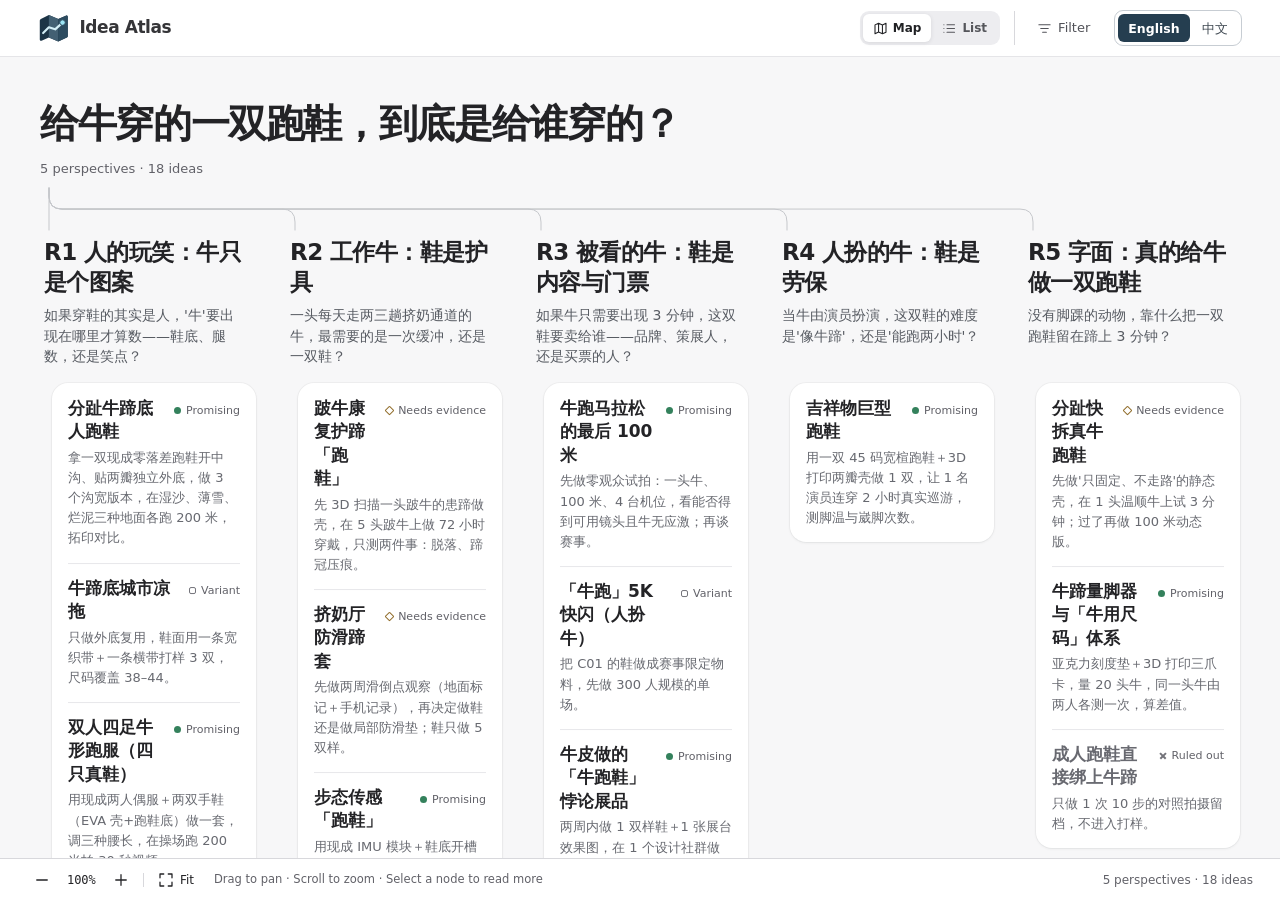
<file: docs/cow-shoes/zh.html>
<!doctype html>
<html lang="en"><head><meta charset="utf-8"><meta name="viewport" content="width=device-width,initial-scale=1,viewport-fit=cover"><meta name="color-scheme" content="light"><title>Idea Atlas</title><link rel="icon" type="image/svg+xml" href="data:image/svg+xml,%3Csvg%20xmlns%3D%22http%3A%2F%2Fwww.w3.org%2F2000%2Fsvg%22%20viewBox%3D%220%200%2036%2036%22%3E%3Cpath%20fill%3D%22%231c3446%22%20d%3D%22M2%209.6c0-.8.4-1.5%201.2-1.8l9-4.4%2010.6%204.5%208.5-3.7c1-.5%202.2.2%202.2%201.3v21.4c0%20.8-.4%201.4-1.1%201.8l-9.6%204.5-10.6-4.6L4%2032.3c-1%20.5-2-.2-2-1.3Z%22%2F%3E%3Cpath%20fill%3D%22%23436073%22%20d%3D%22M12.2%203.4%2022.8%207.9v25.3l-10.6-4.6Z%22%2F%3E%3Cpath%20fill%3D%22%232d4c60%22%20d%3D%22m22.8%207.9%208.5-3.7c1-.5%202.2.2%202.2%201.3v21.4c0%20.8-.4%201.4-1.1%201.8l-9.6%204.5Z%22%2F%3E%3Cpath%20d%3D%22m5.8%2023.6%206.4-6.4%207.1%202.3%208.3-7.6%22%20fill%3D%22none%22%20stroke%3D%22%23d3eef6%22%20stroke-width%3D%222.45%22%20stroke-linecap%3D%22round%22%20stroke-linejoin%3D%22round%22%2F%3E%3Ccircle%20cx%3D%2227.6%22%20cy%3D%2211.9%22%20r%3D%223.1%22%20fill%3D%22%239ce5f5%22%20stroke%3D%22%232d4c60%22%20stroke-width%3D%221.1%22%2F%3E%3C%2Fsvg%3E">
<style>
*{box-sizing:border-box}
:root { 
  color-scheme:light;
  --ink:#232326; --mute:#616168; --line:#d8d8dc; --paper:#f7f7f8; --sheet:#fff;
  --accent:#0066c6; --accent-light:#eaf3fd; --hover:#ececef; --thread:#a7a7ad;
  --heading:system-ui,-apple-system,BlinkMacSystemFont,"Segoe UI",sans-serif;
  --mono:ui-monospace,"SFMono-Regular",Consolas,monospace;
 }
html,body{height:100%;margin:0;color:var(--ink);font:14px/1.5 var(--heading);-webkit-font-smoothing:antialiased}
body{background:var(--paper)}
button{font:inherit;color:inherit;cursor:pointer}
button:focus-visible,summary:focus-visible,[tabindex]:focus-visible{outline:3px solid var(--accent);outline-offset:3px}
button:disabled{opacity:.4;cursor:default}
[hidden]{display:none!important}
svg.icon{width:18px;height:18px;vertical-align:middle;stroke:currentColor;fill:none;stroke-width:1.7;stroke-linecap:round;stroke-linejoin:round;flex:none}
#app{height:100%;height:100dvh;display:flex;flex-direction:column;overflow:hidden}
.topbar,.foot{flex:none;position:relative;z-index:2}

.topbar{display:flex;align-items:center;gap:14px;height:57px;padding-inline:clamp(16px,3vw,48px);z-index:5;background:#fff;border-bottom:1px solid #e5e5e8}
.brand{display:flex;align-items:center;gap:9px;white-space:nowrap;color:#353538;font-weight:640;font-size:15px;letter-spacing:.01em}
.atlas-mark{width:32px;height:32px;display:block;flex:none}
.mode-switch{display:flex;align-items:center;gap:1px;margin-left:auto;padding:3px;border-radius:9px;background:#ededf0}
.mode-switch button{display:inline-flex;align-items:center;gap:5px;padding:4px 10px;min-height:28px;border:0;border-radius:6px;background:transparent;font-size:12px;font-weight:570;color:#55565b}
.mode-switch i,.filter-trigger i{display:inline-flex}
.mode-switch svg.icon,.filter-trigger svg.icon{height:15px;width:15px}
.mode-switch button[aria-pressed=true]{color:#202124;background:#fff;box-shadow:0 1px 4px #1e1f291a}
.mode-switch button:not([aria-pressed=true]):hover,.filter-trigger:hover{background:#e4e4e8}
.filter-host{position:relative;padding-left:12px;border-left:1px solid var(--line)}
.filter-trigger{display:inline-flex;align-items:center;justify-content:center;gap:6px;min-height:34px;padding:4px 10px;font-size:13px;font-weight:540;border:0;border-radius:8px;color:#515258;background:transparent}
.filter-trigger[aria-expanded=true]{background:var(--hover)}
.filter-trigger.has-filter{color:var(--accent);background:var(--accent-light)}
#filterTotal{font-variant-numeric:tabular-nums;font-size:11px}
.filter-list{position:absolute;right:0;top:calc(100% + 9px);min-width:203px;padding:6px;display:grid;border:1px solid var(--line);border-radius:13px;background:var(--sheet);box-shadow:0 10px 32px #10131a1c,0 2px 6px #10131a0b}
.filter{display:flex;align-items:center;gap:7px;padding:7px 10px;min-height:34px;border:0;border-radius:7px;text-align:left;background:transparent;color:var(--ink);font-size:13px}
.filter:hover{background:var(--hover)}
.filter[aria-pressed=true]{font-weight:620;background:var(--accent-light);color:var(--accent)}
.count{margin-left:auto;font-size:12px;font-variant-numeric:tabular-nums}
.filter-sep{height:1px;margin:5px 9px;background:var(--line)}
.divider{width:1px;height:14px;flex:none;background:var(--line);margin:0 5px}
.statusmark{display:inline-block;width:7px;height:7px;flex:none}
.live{color:var(--mute)}
.mark-live{border-radius:50%;background:#34815c}
.needs-evidence{color:var(--mute)}
.mark-needs-evidence{border:1.65px solid #93702f;transform:rotate(45deg);border-radius:1px}
.killed{color:var(--mute)}
.mark-killed{position:relative;width:8px;height:8px}
.mark-killed:before,.mark-killed:after{content:"";position:absolute;top:3px;left:0;width:8px;height:1.6px;background:#73737a;transform:rotate(45deg)}
.mark-killed:after{transform:rotate(-45deg)}
.mark-variant,.mark-seed,.mark-duplicate{border:1.5px solid #73737a;border-radius:2px}
.surface{flex:1;min-height:0;display:flex;position:relative}
.main{flex:1;min-width:0;position:relative}
.mapview { position:absolute;inset:0;overflow:hidden;touch-action:none;cursor:grab;background:var(--paper) }
.mapview:focus-visible{outline-offset:-4px}
.mapview.drag{cursor:grabbing;user-select:none}
.world{position:absolute;left:0;top:0;transform-origin:0 0;will-change:transform}
.wires{position:absolute;left:0;top:0;overflow:visible;pointer-events:none}

/* The overview has three levels: a document title, section headings, and grouped rows. */
.wire,.active-edge {
  fill:none; stroke:#c5c7cb; stroke-width:1; stroke-linecap:round; stroke-linejoin:round;
  vector-effect:non-scaling-stroke;
}
.active-edge { stroke:#6995bf; stroke-width:1.5 }
.wire.dim { opacity:.38 }
#groups { position:absolute; inset:0; pointer-events:none }
.group-surface {
  position:absolute; border-radius:16px; background:var(--sheet);
  box-shadow:0 1px 3px #161b2710, 0 0 0 1px #161b2709;
}
.node {
  position:absolute; appearance:none; border:0; background:transparent;
  min-width:0; padding:0; text-align:left; cursor:pointer; user-select:none;
  color:var(--ink); overflow-wrap:anywhere;
}
.node:focus-visible { z-index:1; outline-width:2px; outline-offset:2px }
.node.dim { opacity:.38 }
.root-node,.lens-node { display:flex; flex-direction:column; align-items:flex-start; border-radius:6px }
.root-meta,.lens-meta,.idea-title,.badge { display:flex; align-items:center }
.root-node strong {
  order:0; font-size:39px; line-height:1.19; font-weight:730; letter-spacing:-.035em; text-wrap:balance;
}
.root-meta { order:1; gap:10px; margin-top:12px; font-size:13px; font-weight:500; color:var(--mute) }
.lens-node { padding:0 4px; gap:7px }
.lens-meta { width:100%; gap:9px; align-items:baseline }
.lens-meta strong { font-size:23px; line-height:1.3; font-weight:680; letter-spacing:-.025em }
.lens-letter { flex:none; white-space:nowrap; font:500 11px/1.4 var(--mono); color:var(--mute) }
.lens-text { color:#575b62; line-height:1.48; font-size:14px; padding-right:8px }
.root-node:hover strong,.lens-node:hover strong { color:#333d50 }
.idea-node {
  display:flex; flex-direction:column; justify-content:center; gap:4px;
  padding:14px 16px; border-radius:0;
}
.idea-node.first { border-radius:16px 16px 0 0 }
.idea-node.last { border-radius:0 0 16px 16px }
.idea-node.first.last { border-radius:16px }
.idea-node:not(.first)::before {
  content:""; position:absolute; left:16px; right:16px; top:0; height:1px; background:#e7e7ea;
}
.idea-title { width:100%; justify-content:space-between; align-items:baseline; gap:10px }
.idea-title strong { font-size:17px; font-weight:610; line-height:1.38 }
.idea-node .micro { font-size:13px; line-height:1.55; color:#676970 }
.badge { display:inline-flex; flex:none; gap:5px; white-space:nowrap; color:var(--mute); font:12px/1.45 var(--heading) }
.idea-node .badge { font-size:11px }
.idea-node:hover { background:#f0f2f5 }
.idea-node.selected { background:#e7f0fc }
.lens-node.selected strong,.root-node.selected strong { color:#185588 }
.idea-node.killed-card .idea-title strong { color:#686970 }
@media(prefers-contrast:more) {
  .wire { stroke:#81838a }
  .active-edge { stroke:#225e97; stroke-width:2 }
  .idea-node:not(.first)::before { background:#a0a0a4 }
  .node.dim { opacity:1; outline:1px dashed #78797d; outline-offset:-2px }
}
.foot{height:42px;padding:0 clamp(14px,2.1vw,34px);gap:14px;background:#fff;border-top:1px solid var(--line);display:flex;align-items:center;color:var(--mute);font-size:12px}
.zoom-tools{display:flex;align-items:center;gap:2px}
.tool{background:transparent;border:0;display:inline-flex;align-items:center;justify-content:center;gap:5px;border-radius:5px;height:30px;min-width:30px;padding:3px 6px;color:var(--ink);font-size:12px}
.tool:hover{background:var(--hover)}
.tool.percent{font:12px var(--mono);min-width:45px}
.foot-end{margin-left:auto;white-space:nowrap;font-variant-numeric:tabular-nums}
.keyhint{font-size:11.5px}

@media(max-width:820px){
  .topbar{height:52px;gap:9px}
  .foot{gap:8px}.keyhint{display:none}
}
@media(max-width:650px){
  .topbar{height:52px;padding:0 12px}.filter-host{padding-left:6px}.atlas-mark{width:29px;height:29px}.filter-trigger{padding:4px 6px}.filter{min-height:42px}
  .brand{font-size:16px;font-weight:620;color:var(--ink)}
  .mode-switch button{font-size:12px;padding:5px 8px;gap:5px}
  
  .root-node strong{font-size:30px}.lens-meta strong{font-size:21px}.foot{padding:0 9px;height:38px}.foot-end{font-size:11px}
}

.index-view {
  height:100%; overflow:auto; container-type:inline-size; background:#fff;
  padding:24px clamp(16px,4vw,62px) 40px; color:var(--ink);
}
.index-heading, #indexTable { max-width:1360px; margin-inline:auto }
.index-heading { display:flex; align-items:baseline; gap:12px; margin-bottom:18px }
.index-heading h2 { font:720 23px/1.35 var(--heading); letter-spacing:-.025em; margin:0 }
.index-heading span { color:var(--mute); font-size:13px; font-variant-numeric:tabular-nums }
.pa-index { font-size:14px; line-height:1.55; overflow-wrap:anywhere }
.pa-index table { width:100%; border-collapse:separate; border-spacing:0; text-align:left }
.pa-index th,.pa-index td { vertical-align:middle; padding:13px 12px; border:0; border-bottom:1px solid var(--line) }
.pa-index thead th {
  position:sticky; top:-24px; z-index:1; background:var(--paper);
  font-weight:620; color:var(--mute); font-size:12px; padding-block:8px;
}
.pa-index thead th:first-child { border-radius:6px 0 0 0 }
.pa-index thead th:last-child { border-radius:0 6px 0 0 }
.pa-index tbody th { width:29%; font-weight:inherit }
.pa-index .pa-branchcol { width:18% }
.pa-index tbody td:last-child { width:1%; white-space:nowrap }
.pa-indexopen,.pa-cardlink { color:inherit; font:inherit; text-align:left; cursor:pointer }
.pa-indexopen {
  display:flex; align-items:baseline; gap:10px; padding:5px 2px; border:none; background:transparent;
  width:100%; border-radius:3px;
}
.pa-indexopen strong { font-size:15px; line-height:1.45; font-weight:680 }
.pa-id { font:600 11.5px/1.6 var(--mono); color:var(--mute) }
.pa-indexopen .pa-id,.pa-cardlink .pa-id {
  flex:none; font-variant-numeric:tabular-nums; color:var(--mute);
  background:var(--hover); border-radius:4px; padding:1px 5px;
}
.pa-index tr:focus-within,.pa-index tbody tr:hover,.pa-index tbody tr:has([aria-current="true"]) { background:var(--paper) }
.pa-indexopen:hover strong,.pa-indexopen[aria-current="true"] strong { color:var(--accent) }
.pa-branchname { display:inline-flex; align-items:baseline; gap:6px; font-weight:600; font-size:13px }

.pa-indexscene,.pa-cardlink small { display:block; color:var(--mute); line-height:1.5; font-size:12px; font-weight:400 }
.pa-indexscene:not(:empty) { margin-block:2px }
.pa-index .badge,.drawer .badge { font-size:12px }
.pa-empty { padding:24px 0; color:var(--mute); border-top:1px solid var(--line) }
@container (max-width:560px) {
  .pa-index table,.pa-index tbody { display:block }
  .pa-index thead { position:absolute; width:1px; height:1px; overflow:hidden; clip-path:inset(50%) }
  .pa-index tbody tr { display:grid; grid-template-columns:minmax(0,1fr) auto; gap:3px 10px; padding:14px 2px; border-bottom:1px solid var(--line) }
  .pa-index tbody th,.pa-index tbody td,.pa-index .pa-branchcol,.pa-index tbody td:last-child { border:0; min-width:0; width:auto; padding:0 }
  .pa-index tbody th { grid-area:1/1 }
  .pa-index tbody .pa-branchcol { grid-area:2/1 /3/-1; padding-block:0 3px }
  .pa-index tbody td:nth-child(3) { grid-area:3/1 /4/-1; font-size:14px }
  .pa-index tbody td:last-child { grid-area:1/2; align-self:center }
  .pa-indexopen { gap:6px }
  .pa-branchname { font-size:12px }
}
.drawer {
  width:clamp(345px,31vw,465px); min-height:0; flex:none; display:flex; flex-direction:column;
  z-index:3; background:#fff; color:var(--ink); border-left:1px solid var(--line);
}
.drawer-head {
  flex:none; padding:14px 23px 17px; border-bottom:1px solid var(--line);
  background:var(--sheet); position:relative; overflow-wrap:anywhere;
}

.drawer-top { display:flex; align-items:center; justify-content:space-between; gap:10px }
.drawer-k { font-size:12px; color:var(--mute); line-height:1.5 }

.drawer-head h2 { font:680 30px/1.3 var(--heading);margin:13px 0 2px;letter-spacing:-.025em }
.close-btn { display:grid;place-items:center;flex:none;width:32px;height:32px;border:0;border-radius:50%;color:var(--mute);background:var(--hover) }
.close-btn:hover { background:var(--line) }
.drawer-body { flex:auto; min-height:0; padding:17px 23px 36px; overflow:auto; overscroll-behavior:contain }
.pa-detail { font-size:14px; line-height:1.65; overflow-wrap:anywhere }
.pa-muted { color:var(--mute); font-size:13px; margin:8px 0 14px }
.pa-question { font-size:16px; font-weight:620; line-height:1.65; margin:12px 0 18px; color:var(--ink) }
.pa-section + .pa-section,.pa-fields + .pa-section { margin-top:24px }
.pa-detail h3 { display:flex;align-items:center;gap:8px;margin:0;padding-block:6px;border-bottom:1px solid var(--line);font:660 15px/1.5 var(--heading);color:var(--ink) }
.pa-detail h3 .pa-id { color:var(--mute); font-size:11px }
.pa-fields { width:100%; border-collapse:collapse; text-align:left; table-layout:fixed }
.pa-fields th,.pa-fields td { padding:8px 0; border-bottom:1px solid var(--line); vertical-align:top }
.pa-fields th { width:6.4em; padding-right:12px; font-size:12px; font-weight:520; color:var(--mute) }
.pa-fields td { line-height:1.65 }

.pa-links { display:grid }
.pa-cardlink {
  display:grid; grid-template-columns:auto minmax(0,1fr) auto; align-items:baseline; gap:9px; width:100%;
  border:0; border-bottom:1px solid var(--line); background:transparent; padding:12px 2px;
}
.pa-cardlink:hover { background:var(--paper) }
.pa-cardlink strong { display:block; font-weight:640 }
.pa-cardlink small { margin-top:2px }
.pa-open-icon { color:var(--mute); font-size:14px }
@media(max-width:820px) { .drawer { width:330px } }
@media(max-width:650px) {
  .index-view { padding:16px 14px 28px }
  .index-heading { margin-bottom:8px }
  .index-heading h2 { font-size:20px }
  .drawer { position:absolute; inset:0 0 0 auto; width:min(100%,415px); box-shadow:-6px 0 18px #00000010 }
  .drawer-head { padding:12px 16px }
  .drawer-head h2 { font-size:26px }
  .filter-host .filter-list{max-width:calc(100vw - 24px);max-height:calc(100dvh - 70px);overflow:auto}

  .drawer-body { padding:15px 16px 32px }
  .close-btn { width:38px; height:38px }
}
/* The card reader has its own scrolling document. The map and branch inspectors stay independent. */
.drawer.card-open {
  --reader-pad:clamp(24px,2.65vw,42px);
  --reader-line:#e6e6e9;
  --reader-muted:#64656b;
  --reader-ink:#222326;
  width:clamp(430px,39vw,584px);
  background:#fff; color:var(--reader-ink); border-left:1px solid #dbdbdf;
}
.card-open .drawer-head { padding:9px var(--reader-pad) 7px; border:0; background:#fff; }
.card-open .drawer-top { min-height:32px; }
.card-open #drawerPath {
  display:flex; align-items:center; flex-wrap:nowrap; gap:7px; min-width:0;
  line-height:1.35; font-size:12.5px; color:var(--reader-muted);
}
.card-open .crumb-link {
  appearance:none; border:0; padding:5px 0; background:none; color:inherit; font:inherit;
  min-width:0; overflow:hidden; text-overflow:ellipsis; white-space:nowrap;
}
.card-open .crumb-link:hover { text-decoration:underline; text-underline-offset:3px; }
.card-open .crumb-sep { color:#93949b; }
.card-open .card-code { flex:none; letter-spacing:.03em; font-variant-numeric:tabular-nums; }
.card-open .compact-title { display:none; }
.card-open.scrolled .compact-title {
  display:inline; overflow:hidden; white-space:nowrap; text-overflow:ellipsis;
  color:var(--reader-ink); font-weight:620;
}
.card-open .close-btn { width:30px; height:30px; background:#f1f1f3; }
.card-open .close-btn:hover { background:#e7e7ea; }
.card-open .close-btn .icon { width:15px; height:15px; }
.card-open .drawer-body {
  padding:0; min-width:0; scrollbar-gutter:stable; scroll-padding-top:52px;
  overflow-x:hidden; overflow-y:auto; overflow-wrap:anywhere;
}
.card-open .card-hero { padding:12px var(--reader-pad) 18px; }
.card-open #drawerTitle {
  font:720 clamp(30px,2.5vw,37px)/1.2 var(--heading);
  margin:0; letter-spacing:-.025em; text-wrap:balance;
}
.card-open .card-promise { margin:7px 0 0; font-size:17px; line-height:1.5; color:#505158; }
.card-open .card-meta {
  display:flex; align-items:center; flex-wrap:wrap; gap:5px 12px;
  font-size:12px; color:var(--reader-muted); margin-top:13px;
}
.card-open .card-meta .badge { font-size:12px; }
.card-open .card-tabs {
  position:sticky; top:0; z-index:2; display:flex; align-items:stretch; gap:clamp(16px,2.5vw,30px);
  padding:0 var(--reader-pad); background:#fff; box-shadow:inset 0 -1px var(--reader-line);
}
.card-open .card-tabs button {
  position:relative; min-height:44px; display:inline-flex; align-items:center; gap:6px; white-space:nowrap;
  padding:4px 1px; border:0; background:transparent; font-size:14px; color:var(--reader-muted); font-weight:550;
}
.card-open .card-tabs button[aria-selected="true"] { color:var(--reader-ink); font-weight:680; }
.card-open .card-tabs button[aria-selected="true"]::after {
  content:""; position:absolute; inset:auto 0 0; height:2px; background:currentColor; border-radius:2px;
}
.card-open .tab-count { font-size:11px; color:var(--reader-muted); font-variant-numeric:tabular-nums; }
.card-open .card-pane { padding:24px var(--reader-pad) 42px; font-size:15px; line-height:1.7; }
.card-open .reading-section,.card-open .decision-summary,.card-open .reading-context { margin:0 0 24px; }
.card-open .reading-section h3 {
  margin:0 0 8px; color:var(--reader-muted); font-size:12.5px; line-height:1.45; font-weight:620;
}
.card-open .reading-section p,.card-open .fold-body p { margin:5px 0 0; }
.card-open .reading-section .reading-headline,.card-open .reading-lead {
  margin:0 0 7px; color:var(--reader-ink); font-weight:640; font-size:19px; line-height:1.5; letter-spacing:-.015em;
}
.card-open .reading-section p:not(.reading-headline),.card-open .fold-body { color:#45464b; }
.card-open .reading-context {
  padding:15px 18px; border-radius:12px; background:#f5f5f7;
}
.card-open .context-main { margin:0; color:var(--reader-ink); font-size:15px; font-weight:610; }
.card-open .context-time { font-size:13px; color:var(--reader-muted); }
.card-open .reading-context p { margin:6px 0 0; }
.card-open .reading-fields,.card-open .measure-list { margin:0; }
.card-open .reading-fields > div,.card-open .measure-list > div {
  display:grid; grid-template-columns:minmax(4em,5em) minmax(0,1fr); column-gap:16px; padding:8px 0;
}
.card-open .reading-fields dt,.card-open .measure-list dt { color:var(--reader-muted); font-size:13px; padding-top:1px; }
.card-open .reading-fields dd,.card-open .measure-list dd { margin:0; }
.card-open .measure-list > div + div { border-top:1px solid var(--reader-line); }
.card-open .reading-fold { border-top:1px solid var(--reader-line); }
.card-open .reading-fold > summary,.card-open .round-basis > summary {
  display:flex; align-items:center; gap:8px; cursor:pointer; list-style:none; color:var(--reader-ink);
}
.card-open summary::-webkit-details-marker { display:none; }
.card-open .reading-fold > summary { min-height:44px; justify-content:space-between; padding:9px 2px 9px 0; font-size:14px; font-weight:590; }
.card-open .reading-fold > summary::after,.card-open .round-basis > summary::before {
  content:""; width:6px; height:6px; flex:none;
  border-right:1.5px solid currentColor; border-bottom:1.5px solid currentColor;
  transform:rotate(-45deg); color:var(--reader-muted);
}
.card-open .reading-fold[open] > summary::after,.card-open .round-basis[open] > summary::before { transform:rotate(45deg); }
.card-open .reading-fold .fold-body { padding:2px 0 16px; font-size:14px; line-height:1.75; }
.card-open .decision-summary { padding:17px 20px 18px; border-radius:13px; background:#f3f5f7; }
.card-open .decision-summary small { display:block; color:var(--reader-muted); font-size:12px; font-weight:580; }
.card-open .decision-summary strong { display:block; margin-top:4px; font-size:21px; line-height:1.45; letter-spacing:-.02em; font-weight:660; }
.card-open .decision-summary p { margin:5px 0 0; font-size:15px; line-height:1.65; color:#44464b; }
.card-open .round-list { margin:0; padding:0; list-style:none; }
.card-open .round {
  display:grid; grid-template-columns:22px minmax(0,1fr); gap:10px;
  padding:16px 0 13px; border-top:1px solid var(--reader-line);
}
.card-open .round-no { color:var(--reader-muted); font:540 12px/1.65 var(--mono); padding-top:3px; }
.card-open .round-body h4 { margin:0; font-size:16px; font-weight:640; line-height:1.5; }
.card-open .round-body .round-result { margin:6px 0 2px; font-size:14px; line-height:1.65; color:#44464b; }
.card-open .round-basis > summary { width:fit-content; min-height:34px; padding:2px 4px; font-size:13px; color:var(--reader-muted); }
.card-open .round-basis > summary::before { width:5px; height:5px; }
.card-open .round-basis .fold-body { padding:3px 0 8px; font-size:14px; line-height:1.7; }
@media(max-width:700px) {
  .drawer.card-open { --reader-pad:clamp(18px,5.5vw,32px); position:fixed; inset:0; z-index:8; width:100%; box-shadow:none; border:0; }
  .card-open .drawer-head { padding-block:3px; }
  .card-open .close-btn { width:40px; height:40px; }
  .card-open .card-hero { padding-top:8px; padding-bottom:14px; }
  .card-open #drawerTitle { font-size:30px; }
  .card-open .card-meta { margin-top:9px; }
  .card-open .card-pane { padding-block:19px 30px; }
  .card-open .round-basis > summary { min-height:42px; }
}
@media(prefers-contrast:more) {
  .drawer.card-open { --reader-muted:#46474d; --reader-line:#9d9fa6; }
  .card-open .card-tabs button[aria-selected="true"]::after { height:3px; }
}

.card-open .record-empty { color:var(--reader-muted);font-size:13px }

/* Language choice remains visible in the narrow-screen, full-page inspector. */
.brand { gap:9px; font-size:17px; font-weight:660; letter-spacing:-.025em }
.language-switch {
  display:inline-flex; align-items:center; flex:none; padding:3px; gap:2px;
  border:1px solid #c7cdd3; border-radius:9px; background:#fff;
}
.language-switch button {
  border:0; border-radius:6px; padding:5px 10px; min-height:28px;
  background:transparent; color:#404a53; font:590 12.5px/1.2 var(--heading); white-space:nowrap;
}
.language-switch button:hover { background:#eaf0f4 }
.language-switch button[aria-pressed=true] { background:#253e50; color:#fff }
.drawer-top .language-switch { display:none }
html[lang="en"] .card-open .reading-fields > div,html[lang="en"] .card-open .measure-list > div {
  grid-template-columns:minmax(5em,7em) minmax(0,1fr);
}
@media(max-width:700px) {
  .topbar { display:grid; grid-template-columns:minmax(0,1fr) auto; grid-template-rows:auto auto;
    gap:3px 8px; height:auto; padding:7px 14px 6px }
  .brand { grid-area:1/1; font-size:16px }
  .topbar > .language-switch { grid-area:1/2; justify-self:end }
  .mode-switch { grid-area:2/1; justify-self:start; margin:0 }
  .filter-host { grid-area:2/2; justify-self:end; padding:0; border:0; max-width:100% }
  .filter-trigger { font-size:12px; min-height:32px }
  .card-open .drawer-top .language-switch {display:inline-flex;margin-left:auto}
  .card-open .drawer-top { gap:7px }
  .card-open #drawerPath {flex:1}
  .card-open .close-btn {flex:none}
  .card-open .language-switch button {min-height:29px;padding:4px 7px}
}
@media(max-width:410px) {
  html[lang="en"] .foot { gap:5px }
  html[lang="en"] .foot-end { font-size:10.5px; white-space:normal; text-align:right }
  .language-switch button { padding:5px 8px }
}
</style></head><body><div id="app">
<header class="topbar">
  <div class="brand"><svg class="atlas-mark" aria-hidden="true" xmlns="http://www.w3.org/2000/svg" viewBox="0 0 36 36"><path fill="#1c3446" d="M2 9.6c0-.8.4-1.5 1.2-1.8l9-4.4 10.6 4.5 8.5-3.7c1-.5 2.2.2 2.2 1.3v21.4c0 .8-.4 1.4-1.1 1.8l-9.6 4.5-10.6-4.6L4 32.3c-1 .5-2-.2-2-1.3Z"/><path fill="#436073" d="M12.2 3.4 22.8 7.9v25.3l-10.6-4.6Z"/><path fill="#2d4c60" d="m22.8 7.9 8.5-3.7c1-.5 2.2.2 2.2 1.3v21.4c0 .8-.4 1.4-1.1 1.8l-9.6 4.5Z"/><path d="m5.8 23.6 6.4-6.4 7.1 2.3 8.3-7.6" fill="none" stroke="#d3eef6" stroke-width="2.45" stroke-linecap="round" stroke-linejoin="round"/><circle cx="27.6" cy="11.9" r="3.1" fill="#9ce5f5" stroke="#2d4c60" stroke-width="1.1"/></svg><span id="brandName">Idea Atlas</span></div>
  <nav class="mode-switch" aria-label="View" data-aria-en="View" data-aria-zh="阅读视图">
    <button type="button" id="modeMap" aria-pressed="true"><i data-icon="tree"></i><span data-copy-en="Map" data-copy-zh="地图">Map</span></button>
    <button type="button" id="modeIndex" aria-pressed="false"><i data-icon="list"></i><span data-copy-en="List" data-copy-zh="清单">List</span></button>
  </nav>
  <div class="filter-host" id="filterHost">
    <button type="button" class="filter-trigger" id="filterTrigger" aria-controls="filters" aria-expanded="false"><i data-icon="filter"></i><span id="filterLabel"><span data-copy-en="Filter" data-copy-zh="筛选">Filter</span></span><span id="filterTotal" hidden></span></button>
    <div id="filters" class="filter-list" role="group" aria-label="Filter ideas" data-aria-en="Filter ideas" data-aria-zh="筛选方向" hidden></div>
  </div>
  <div class="language-switch" role="group" aria-label="Language"><button type="button" lang="en" data-language="en">English</button><button type="button" lang="zh-CN" data-language="zh">中文</button></div>
</header>
<main class="surface"><div class="main"><div class="mapview" id="mapView" tabindex="0" aria-label="Idea map. Use arrow keys to pan, plus and minus to zoom, and Tab to move between nodes." data-aria-en="Idea map. Use arrow keys to pan, plus and minus to zoom, and Tab to move between nodes." data-aria-zh="探索画布，使用方向键平移，加减键缩放，Tab 选择节点"><div class="world" id="world"><div id="groups" aria-hidden="true"></div><svg id="wires" class="wires" aria-hidden="true"></svg><div id="nodes"></div></div></div><section class="index-view" id="indexView" hidden><div class="index-heading"><h2><span data-copy-en="Idea list" data-copy-zh="点子清单">Idea list</span></h2><span id="indexCount"></span></div><div id="indexTable"></div></section></div>
<aside class="drawer" id="drawer" aria-labelledby="drawerTitle" hidden><div class="drawer-head"><div class="drawer-top"><span class="drawer-k" id="drawerPath"></span><div class="language-switch" role="group" aria-label="Language"><button type="button" lang="en" data-language="en">English</button><button type="button" lang="zh-CN" data-language="zh">中文</button></div><button id="closeDrawer" class="close-btn" aria-label="Close details" data-aria-en="Close details" data-aria-zh="关闭详情"><i data-icon="close"></i></button></div><h2 id="drawerTitle"></h2></div><div id="drawerBody" class="drawer-body"></div></aside></main>
<footer class="foot"><div class="zoom-tools" id="zoomTools"><button class="tool" id="zoomOut" aria-label="Zoom out" data-aria-en="Zoom out" data-aria-zh="缩小"><i data-icon="minus"></i></button><button class="tool percent" id="actual" title="Reset to 100% zoom" data-title-en="Reset to 100% zoom" data-title-zh="恢复 100% 缩放">100%</button><button class="tool" id="zoomIn" aria-label="Zoom in" data-aria-en="Zoom in" data-aria-zh="放大"><i data-icon="plus"></i></button><span class="divider"></span><button class="tool" id="fit" title="Fit the entire map to the window" data-title-en="Fit the entire map to the window" data-title-zh="居中显示完整画布"><i data-icon="fit"></i><span data-copy-en="Fit" data-copy-zh="全图">Fit</span></button></div><span class="keyhint" id="keyHint"><span data-copy-en="Drag to pan · Scroll to zoom · Select a node to read more" data-copy-zh="拖动平移 · 滚轮缩放 · 点击节点查看详情">Drag to pan · Scroll to zoom · Select a node to read more</span></span><span class="foot-end" id="readout" aria-live="polite"></span></footer></div>
<script type="application/json" id="atlasData">{"project":{"title":"给牛穿的一双跑鞋，到底是给谁穿的？","subtitle":"零材料输入下的推演：5 种读法、14 个族、18 张卡、7 个候选"},"readings":{"R1":{"name":"R1 人的玩笑：牛只是个图案","q":"如果穿鞋的其实是人，'牛'要出现在哪里才算数——鞋底、腿数，还是笑点？","premise":"保留'一双鞋'与'牛'两个字，放宽'牛必须是真的'。假设买方是为自己或朋友买一个能笑出来的物件，牛只作为图案、腿数或角色扮演出现。","audience":"18–35 岁买礼物的人、跑团、亲子家庭、幼儿园","check":"把 C01 的分趾外底效果图和 C05 的四只装礼盒图放上预售页（不收款、只登记），48 小时内看'留邮箱/问价'与'哈哈哈'的比例；若问价 \u003c3% 且无人问'哪买'，R1 的需求侧不成立。","lenses":{"material":{"name":"material","q":"牛蹄的两瓣能不能变成人鞋外底的结构，而不只是印一个图案？"},"role":{"name":"role","q":"当牛由两个人扮演，谁当手、谁当脚，四只鞋跟谁的肢体走？"},"service":{"name":"service","q":"brief 说'一双'而牛有四蹄，这个数字矛盾能不能直接变成包装规格与定价？"},"action":{"name":"action","q":"系鞋带这个动作在四只脚上重复四次，是一次练习还是一次惩罚？"}}},"R2":{"name":"R2 工作牛：鞋是护具","q":"一头每天走两三趟挤奶通道的牛，最需要的是一次缓冲，还是一双鞋？","premise":"保留'给真牛穿'，放宽'跑'——牛不会跑马拉松，但它每天要走、要站、会跛。假设买方是牧场，决定是'是否为跛牛或滑倒问题花钱'。","audience":"牧场主、蹄修师、兽医、奶牛场管理者","check":"在一个牧场记录两周的跛行牛数与滑倒点分布（手机＋地面标记即可）；若跛牛少于 2 头、滑倒集中在 3 处以内，R2 的'鞋'方案应让位给地面改造或蹄块。","lenses":{"material":{"name":"material","q":"软质两瓣鞋腔能不能替代硬质蹄块的减压作用，又不压蹄冠？"},"ritual":{"name":"ritual","q":"一天两三次的挤奶往返，是不是唯一值得穿鞋的时间窗口？"},"service":{"name":"service","q":"牧场真正会付钱的是鞋、是修蹄服务，还是一条能早筛的曲线？"}}},"R3":{"name":"R3 被看的牛：鞋是内容与门票","q":"如果牛只需要出现 3 分钟，这双鞋要卖给谁——品牌、策展人，还是买票的人？","premise":"保留'牛真的出现'，放宽'鞋要合脚、要耐穿'。假设付费方买的是注意力或体验，不是鞋本身。","audience":"品牌市场、赛事与展会主办、牧场文旅、策展人","check":"用一张合成图或 15 秒试拍做小范围投放，测'这是真的吗/在哪'的提问率；若讨论集中在'虐待动物'而非'好玩'，R3 的真牛版本应改为 R4 的人扮牛。","lenses":{"ritual":{"name":"ritual","q":"牛出现在马拉松的哪一米，才既能被拍到又不失控？"},"reversal":{"name":"reversal","q":"把'给牛做的鞋'换成'用牛做的鞋'，这句话会不会更成立？"},"service":{"name":"service","q":"游客愿意为'给牛穿鞋'这个动作单独付多少钱？"}}},"R4":{"name":"R4 人扮的牛：鞋是劳保","q":"当牛由演员扮演，这双鞋的难度是'像牛蹄'，还是'能跑两小时'？","premise":"保留'牛'的视觉，放宽'牛是真的'与'鞋是给四蹄的'。假设用户是人偶演员或偶服制作方，决定是'下一套偶服要不要换鞋'。","audience":"人偶演员、偶服与道具制作方、赛事与乐园运营","check":"找 1 名有巡游经验的演员，用现成宽楦跑鞋＋打印壳走 30 分钟，问他'愿不愿意自己掏钱买'；若只得到'比现在好一点'而非'我现在就要'，R4 只是改良，不是方向。","lenses":{"action":{"name":"action","q":"巡游两小时的跑、跳、转身，鞋的重心与散热怎么排？"}}},"R5":{"name":"R5 字面：真的给牛做一双跑鞋","q":"没有脚踝的动物，靠什么把一双跑鞋留在蹄上 3 分钟？","premise":"保留全部字面：真牛、真跑鞋、真的跑；放宽'长时间穿着'与'商业化'。决定只有一个——这个物件在物理上能不能成立。","audience":"设计师与制作者、拍摄与展会方、蹄部研究者","check":"用 EVA 做一只静态壳，在 1 头温顺牛上试 3 分钟穿戴（不走路）；若需要两人按住或牛持续跺脚，字面方向只能停在'摆拍道具'。","lenses":{"material":{"name":"material","q":"没有后跟与踝，固定点只能落在蹄冠下方还是蹄球后方？"},"service":{"name":"service","q":"要不要先有'牛用尺码'，才可能有第二双牛鞋？"}}}},"cards":{"C01":{"id":"C01","title":"分趾牛蹄底人跑鞋","status":"live","statusReason":"机制可做、两周内能出可穿样鞋并用盲评测'脚印是否被读成牛蹄'，失败判据清楚；需求仍无证据，但不必等材料就能测。","family":"F01 拟蹄人鞋","reading":"R1","insight":"如果'牛'只是玩笑的符号，真正要被穿的是人。把偶蹄的两瓣结构搬到人鞋外底上，是让 R1 成立、又不让任何动物上场的最短路径。","role":"身份道具：把一次跑步变成可晒的'痕迹事件'","occasion":"城市晨跑、越野、趣味跑，尤其赛道有泥、沙或薄雪能留印的时候","freq":"每周 1–3 次跑步；作为'事件鞋'每季度几次","current":"穿分趾/赤足跑鞋，或者干脆穿普通跑鞋；想要'牛'的梗就发文案、贴贴纸","relationship":"同跑团的人、赛道边的观众、社媒看客","sub":"替代：普通跑鞋＋一张牛蹄贴纸（\u003c20 元、10 分钟）。代价：只'说了个梗'，跑完地上什么都不剩。","gap":"贴纸做不到'跑过之后地上留下两瓣牛蹄印'。就这一条，把玩笑变成可重复购买的装备而不是一次性文案。","promise":"跑过之后，地上留下两瓣牛蹄印。","mechanism":"前掌外底沿中线分成两瓣、留 6–8mm 沟，两瓣独立铰接以适应蹬伸；后跟零落差、去后跟杯，使落地印呈蹄形；中底用可压缩 EVA 保证两瓣在硬地各自贴地。","how":"穿鞋 → 前掌先着地 → 中沟在泥/沙/雪上切出一道缝 → 跑完回头看印 → 拍照 → 别人问'这什么鞋'","action":"拿一双现成零落差跑鞋开中沟、贴两瓣独立外底，做 3 个沟宽版本，在湿沙、薄雪、烂泥三种地面各跑 200 米，拓印对比。","tradeoff":"中沟削弱抗扭与推进效率，长距离更累；'牛'只在能留印的地面成立，柏油路上只剩造型。","proof":"proposed：湿沙 200 米内，印记被 3 名盲评者独立判为'分趾蹄印'的比例 ≥80%；且 10km 试跑无足底/踝部不适。","kill":"两周内出 1 双样鞋，5 名跑者各跑湿沙 200 米：若 ≥3 人的印记被盲评判为'普通鞋印'，或任何 1 人在 10km 内出现足底/踝痛，停。","claim":"两瓣外底能把'牛'从图案变成可观察的痕迹，并撑住 10km 级别的真实跑步。","evidence":"yellow","evidenceNotes":"需求：灰——没有任何材料证明有人要'牛蹄印跑鞋'，U1 也没给买方。机制：黄——U1 字面指定了'跑鞋'形态与'牛'这个对象，属设计语言的部分支持；两瓣外底与零落差在制鞋上可实现属制作者常识（非本次材料），但两瓣独立对稳定性的影响未实测。","short":{"rank":1,"why":"唯一同时满足'与 brief 字面相关、买方清楚、两周内可自测'的卡；失败成本最低而学习最多。","risk":"可能只是一双丑鞋：离开泥地就退化成噱头，复购为零。","test":"5 人 × 3 种地面 × 200 米拓印盲评，同一周内完成。"}},"C02":{"id":"C02","title":"牛蹄底城市凉拖","status":"variant","statusReason":"C01 的低成本夏季变体：共用同一两瓣外底，只换鞋面，不构成独立方向。","family":"F01 拟蹄人鞋","reading":"R1","insight":"同一形态语言在更便宜、更低门槛的品类上是否还站得住——用它压低 C01 的试错成本。","role":"日常通勤的'梗鞋'","occasion":"夏天逛街、音乐节、海边","freq":"每周多次","current":"宽头凉拖加手绘，或者干脆穿普通拖鞋","relationship":"同行的朋友、路人","sub":"替代：现成宽头凉拖＋丙烯手绘（30 分钟、\u003c60 元）。代价：走两步就掉色，且没有'分瓣'结构。","gap":"无新缺口——与 C01 共用'留印'这一条；反而因为鞋底薄、接触面小，留印更难。","promise":"走路也带牛蹄印。","mechanism":"复用 C01 的两瓣外底，鞋面换成一条 40mm 宽织带，靠足弓处加一条横带固定。","how":"穿出 → 踩沙地/湿地 → 留下两瓣印 → 拍照","action":"只做外底复用，鞋面用一条宽织带＋一条横带打样 3 双，尺码覆盖 38–44。","tradeoff":"凉拖支撑差、长走不适；留在沙地上的印比跑鞋浅。","proof":"proposed：砂地留印被盲评判为分瓣的比例 ≥70%（n=3 双、每双 20 步）。","kill":"与 C01 共用同一次拓印测试；若 C01 失败，本卡自动放弃，不单独投入。","claim":"同一两瓣外底换到低帮鞋上仍然读出'蹄'。","evidence":"grey","evidenceNotes":"需求：灰（与 C01 同源，无独立证据）。机制：灰——薄底+织带是成熟做法，但'分瓣'在低帮上是否还读得出来未测。","links":"C01"},"C03":{"id":"C03","title":"双人四足牛形跑服（四只真鞋）","status":"live","statusReason":"场合明确（趣味跑、团建、入场式），两周内可做出一套并在操场跑 200 米，失败可观察（绊倒或读不出'牛'）。","family":"F02 人扮四足","reading":"R1","insight":"R1 里'牛'由人扮演时，决定性的不是偶服像不像，而是腿的数量。把'一双'改成'四只'，任务里那个'跑'才第一次真的发生。","role":"团队仪式道具：把两个人临时变成'一头会跑的牛'","occasion":"企业趣味跑、彩色跑、校园运动会、婚礼入场","freq":"每队每年 1–2 次","current":"租两人牛偶服（前后各一人），脚上穿各自的运动鞋；跑起来四腿里只有两条在动，照片一眼假","relationship":"前后两名跑者、队友、观众、摄影师","sub":"替代：租现成两人牛偶服＋各自跑鞋（300–800 元/天）。代价：空着的两条前腿要绑在腰上，跑起来乱甩，而且'人鞋'露馅。","gap":"偶服的四条腿都是空的，只有两条真在跑。四只真鞋让'牛在跑'这个画面成立，也顺手解决了前后步频不同步。","promise":"两个人，四条腿，四只鞋一起跑。","mechanism":"前人俯身，双手穿'前蹄手鞋'（内衬握把、手指可抓、鞋底加防滑纹）；后人站立，双脚穿后蹄跑鞋，偶服后腿包住小腿；两段之间用可调腰长对齐肩高，使四蹄落地节奏成 1-2-1-2。","how":"钻偶服 → 前人戴手鞋 → 后人穿后蹄鞋 → 对三步找节奏 → 起跑 → 四蹄同响 → 冲线拍照","action":"用现成两人偶服＋两双手鞋（EVA 壳+跑鞋底）做一套，调三种腰长，在操场跑 200 米拍 30 秒视频。","tradeoff":"前人要爬行、体力消耗大、视野差；只适合 1–3km 趣味场景，不能竞技。","proof":"proposed：30 秒视频给 10 名路人看，≥7 人第一眼说出'一头牛在跑'而非'两个人在跑'；200 米内无绊倒。","kill":"两周内做 1 套跑 3 次 200 米：若发生 ≥1 次绊倒/手鞋打滑，或盲评'读作牛'\u003c5/10，停。","claim":"'四只真鞋'能把两人偶服从 cosplay 提升成可跑的表演装置。","evidence":"grey","evidenceNotes":"需求：灰——不知道团建与趣味跑是否愿意为此付费，无任何活动方材料。机制：灰——手鞋与腰长调节在道具制作上简单，但'读作牛'是知觉问题，只能靠视频盲评测。","short":{"rank":6,"why":"差异化不靠造型靠腿数，天然适合短视频传播，且不需要任何动物。","risk":"爬行体验劝退买家；一次活动后闲置。","test":"10 人盲看 30 秒视频，回答'你看到了什么'。"}},"C04":{"id":"C04","title":"单人儿童四足小牛装","status":"variant","statusReason":"C03 的单人降级版：同一个'人手人脚凑四蹄'的逻辑，尺寸与体力门槛降低，不构成独立方向。","family":"F02 人扮四足","reading":"R1","insight":"同一逻辑换成一个人时，'四蹄'从协作问题变成平衡问题——它检验的是这套结构的下限人数。","role":"儿童运动会/生日会的扮演服","occasion":"幼儿园运动会、生日会、家庭视频","freq":"每学期 1–3 次","current":"买现成动物连体衣，脚上是自己的鞋","relationship":"孩子、家长、老师","sub":"替代：现成小牛连体衣＋自己的运动鞋（80–150 元）。代价：只有两条腿，'四蹄'完全没有。","gap":"与 C03 同一个缺口（腿数），但单人版把'协作'换成'平衡'：孩子要用手走路，门槛高一截。","promise":"一个人也能是一头四蹄小牛。","mechanism":"同一手鞋＋后蹄鞋结构，缩短腰长、加宽手鞋掌心垫，前掌加一块可拆的滑板式托板减轻手腕压力。","how":"穿上 → 手脚并用走 20 米 → 站起来时手鞋挂在腰侧 → 拍照","action":"做 1 套 110–130cm 尺码，找 3 个孩子各走 20 米，记录手腕不适与摔倒次数。","tradeoff":"儿童手腕负荷与安全责任；家长会觉得'像惩罚'。","proof":"proposed：3 名 6–8 岁儿童各走 20 米无摔倒，主观'好玩'≥4/5。","kill":"与 C03 同步；若任一孩子摔倒或喊手腕疼，立即停，不外推。","claim":"单人四足对儿童仍可完成，且乐趣大于不适。","evidence":"grey","evidenceNotes":"需求：灰。机制：灰——手腕承重是明确风险，未测。","links":"C03"},"C05":{"id":"C05","title":"「四只装」迷你跑鞋礼盒","status":"live","statusReason":"成本最低、两周能出 50 盒、失败可观察（有没有人为'四只'付钱）；且能顺手验证'一双 vs 四蹄'这个梗成不成立。","family":"F03 微缩礼盒","reading":"R1","insight":"brief 说'一双'，可牛有四蹄——把这个语言漏洞做成产品规格（4 只/盒），是把矛盾变成货架差异，而不是把它解释掉。","role":"桌面玩笑：把'给牛穿的一双'变成'牛有四只脚，所以是两双'的礼物梗","occasion":"送同事朋友的开箱、年会抽奖、店铺满赠","freq":"一次性","current":"送牛年公仔、牛奶周边、搞笑袜子；或者自己 3D 打印一只小鞋","relationship":"送礼人与收礼人、办公室同事","sub":"替代：一只现成迷你球鞋钥匙扣（10–30 元）＋手写卡片，10 分钟。代价：单只讲不出'四只脚'的笑话，也不好摆桌面。","gap":"'四只'这个数字梗必须真的四只同款排成一排；单只钥匙扣既不构成玩笑，也没有'尺码表'可读。","promise":"一双不够，牛有四只脚。","mechanism":"4 只同款 1:6 迷你跑鞋（约 4cm），磁吸鞋垫可拆，盒内印'牛用尺码表'（N1–N6）与'建议四只同穿'，鞋盒本身翻过来就是展示架。","how":"开盒 → 数脚 → 发现四只 → 翻盒背读尺码表 → 摆上桌或送人 → 拍照","action":"用现成 1:6 球鞋开模件改配色与鞋型（原创宽楦、无鞋带、两瓣底），做 50 盒，同时拍一条 30 秒开箱。","tradeoff":"一次性消费、复购低；迷你鞋型若照抄真实品牌有侵权风险；单价天花板低。","proof":"proposed：50 盒内测，开箱视频完播 ≥40%，购买页点击 ≥8%，且 ≥5 条留言主动问'哪买'。","kill":"两周内 50 盒＋一条 30 秒视频投两个礼品社群：若购买页点击 \u003c3% 且无人问价，停。","claim":"'四只装'的数字梗比'一双'更能让人掏钱。","evidence":"grey","evidenceNotes":"需求：灰——无礼品市场价格带、无复购数据。机制：灰——迷你鞋开模是成熟工艺（制作者常识，非本次材料），但'四只'是否被读成笑话完全未测。","short":{"rank":2,"why":"单位成本最低、决策链最短，两周就能拿到真实的付款信号。","risk":"只是一次性玩笑，没有第二次购买。","test":"50 盒＋一条开箱视频，看点击与留言里有没有人问价。"}},"C06":{"id":"C06","title":"盲盒版「金蹄」隐藏款","status":"variant","statusReason":"C05 的销售形式变体：同一物件、同一买方，只增加收集动机，不构成独立方向。","family":"F03 微缩礼盒","reading":"R1","insight":"把'四只'从一次讲完的笑话拆成四次抽取，检验这个梗是否耐得住重复。","role":"收集驱动的小额复购","occasion":"潮玩店、线上盲盒、直播间","freq":"多次","current":"直接买整套 C05","relationship":"收集者、店家、直播间观众","sub":"替代：直接买整套四只装（C05）。代价：没有'差一只'的缺口。","gap":"无新缺口；只把一次性购买拆成多次，可能反而削弱'四只脚'的整体笑点。","promise":"十二分之一是金蹄。","mechanism":"单只盲盒（12 款配色＋1 款金蹄），盒内附'牛用尺码卡'；集齐四只可换展示架。","how":"抽 → 拆 → 对尺码 → 集齐 → 换架","action":"先只做 6 款配色＋1 款金蹄，100 只试水，不铺渠道。","tradeoff":"单价低、物流成本占比高；盲盒伦理争议（面向未成年人的赌博感）。","proof":"proposed：复购率 ≥25%（同一买家 30 天内 ≥2 次）。","kill":"若 C05 首轮不过，本卡不单独测；若首轮过，用 100 只测复购，\u003c10% 停。","claim":"这个梗耐得住拆开卖。","evidence":"grey","evidenceNotes":"需求：灰。机制：灰——盲盒机制成熟，但与'四只脚'的笑点可能相冲。","links":"C05"},"C07":{"id":"C07","title":"小牛四蹄系带教具","status":"live","statusReason":"功能任务最清晰（学系鞋带）、机制可两周内用 3 个孩子验证、与玩笑解耦后仍成立；父母是已知付钱方。","family":"F04 系带教具","reading":"R1","insight":"如果'给牛穿鞋'其实是'让人学会穿鞋'，那四只脚不是笑话而是重复次数的来源。这是 R1 里唯一能脱离玩笑、直接进教育货架的方向。","role":"精细动作教具：把'系鞋带'变成照顾一头小牛","occasion":"3–6 岁在家练习、幼儿园生活区","freq":"每周 2–5 次，持续 1–3 个月","current":"纸板系带练习板、穿绳玩具；多数时候家长直接代劳","relationship":"孩子、家长、幼师","sub":"替代：一张打印的系带练习卡＋一根鞋带（1 元）。代价：孩子练两次就扔，因为没有一个'被照顾的对象'。","gap":"练习板不为任何人负责。四只脚意味着一次练习要重复四遍，而'小牛等着出门跑步'给了重复的理由——这是坚持度的来源。","promise":"小牛有四只脚，你要帮它把四只鞋都系好。","mechanism":"30cm 毛绒小牛＋4 只可拆板鞋：鞋舌加硬、鞋带加粗、孔位放大 2mm，每只鞋一个难度档（魔术贴→单结→蝴蝶结→双结），牛背有'出门'拉环，四只都系好才能拉动。","how":"抱起小牛 → 选一只脚 → 逐档练 → 四只完成 → 拉牛背拉环'出门跑步'","action":"用一只 30cm 毛绒牛＋4 只放大鞋做样，找 3 个 4 岁孩子连玩 3 天，记录独立完成蝴蝶结的次数。","tradeoff":"4 只鞋抬高成本与体积；牛对 3 岁孩子的吸引力可能不如恐龙或独角兽，需要配色补救。","proof":"proposed：3 名 4 岁儿童 3 天内独立完成单只蝴蝶结次数从 0 到 ≥3；家长支付意愿 ≥129 元/套。","kill":"两周内 1 只样＋3 个孩子试用：若无人在第 2 天主动再玩，或 4 岁组 10 分钟内无人完成一次蝴蝶结，放弃'四只'结构，退回单鞋教具。","claim":"'四只脚'把重复练习变成照顾任务，比练习板更能维持兴趣。","evidence":"grey","evidenceNotes":"需求：灰——无幼教或家长材料，'家长愿意为精细动作玩具付钱'属常识假设。机制：灰——系带教具品类存在（制作者常识，非本次材料），但'四只'是否提升坚持度未测。","short":{"rank":3,"why":"唯一有明确功能任务、又完全不依赖动物的卡；验证只需三个孩子三天。","risk":"孩子把它当玩偶，不当教具；家长买一次就够。","test":"3 个 4 岁孩子连玩 3 天，数'主动再玩'与'独立完成'次数。"}},"C08":{"id":"C08","title":"跛牛康复护蹄「跑鞋」","status":"needs-evidence","statusReason":"缓冲＋抬高一侧蹄在兽医逻辑上说得通，但'软质壳在粪污牛舍里 72 小时不脱落、不压蹄冠'没有任何材料支持，必须先查这一条才能投入。","family":"F05 跛牛护蹄","reading":"R2","insight":"如果'给牛'是真牛，'跑鞋'就必须先是医疗辅具——一头真牛最需要被减负的时刻，是它走不动的时候。这一步把玩笑彻底换成了临床问题。","role":"康复辅具：给一条腿疼的牛减负，让它能自己走到挤奶厅","occasion":"跛行确诊后 1–3 周的治疗期","freq":"每日 2–3 次行走，连续 1–3 周","current":"装硬质蹄块（木块/树脂块胶粘）把健蹄垫高、患蹄减压（待核实）；或单独关栏、少走动","relationship":"牧场主、蹄修师、兽医","sub":"替代：一块胶粘蹄块＋修蹄师上门（50–150 元/次、需预约，待核实）。代价：硬块在湿滑地面上更滑，且只减压、不缓冲落地冲击。","gap":"现有做法解决'承重分配'，不解决'落地冲击'。若软质鞋能在不脱落的前提下缓冲，恢复期可能缩短——但这正是没被证的那一点。","promise":"让跛牛走路时那一步不那么疼。","mechanism":"双密度 EVA 中底（前掌软、后跟硬）＋可换楔形垫片替代蹄块＋两瓣鞋腔随蹄形张开，上缘止于蹄冠下方 5mm 避免压迫血管。","how":"修蹄 → 量蹄 → 选壳 → 扣两瓣 → 插楔形垫 → 牵走 20 米看步态 → 每日取下检查蹄冠","action":"先 3D 扫描一头跛牛的患蹄做壳，在 5 头跛牛上做 72 小时穿戴，只测两件事：脱落、蹄冠压痕。","tradeoff":"粪污浸渍、牛会啃咬、清洗消毒难；单头成本高于一块蹄块，且需要蹄修师配合。","proof":"proposed：72 小时穿戴脱落率 ≤10%（n=5）；蹄冠压痕/破皮 0 例；2 周内步态评分改善 ≥1 级者 ≥3/5。","kill":"两周内 5 头跛牛 72 小时：若脱落 ≥2 头，或任一头蹄冠出现压痕/破皮，或穿戴需 2 人超过 5 分钟，停。","claim":"软质两瓣鞋能替代硬质蹄块的部分作用，而不造成二次损伤。","evidence":"grey","evidenceNotes":"需求：灰——无跛行率、治疗成本、牧场采用意愿的任何材料。机制：灰——'缓冲+抬高'是合理假设，但粪污、啃咬、蹄冠压迫三个失效模式全未验证；本节不引用任何未提供的产品作为证据。"},"C09":{"id":"C09","title":"挤奶厅防滑蹄套","status":"needs-evidence","statusReason":"防滑需求可能真实，但'每天 2–3 次在粪污地面穿脱'的可行性与卫生风险无材料；且它可能是地面工程问题而不是穿戴问题，必须先测滑倒点分布。","family":"F06 牛舍防滑","reading":"R2","insight":"'每天两次的往返'是一个仪式性窗口：如果一双鞋只能在固定时刻穿上、固定时刻脱下，它更接近工作服而不是鞋——这决定了它的形态与定价。","role":"防滑耗材：牛从卧床走到挤奶厅那 30 米","occasion":"每次挤奶往返，一天 2–3 次","freq":"每日 2–3 次，全年","current":"地面刻槽、铺橡胶垫、撒锯末；赶牛走慢一点（待核实）","relationship":"挤奶工、牧场主、蹄修师","sub":"替代：地面刻槽/铺胶垫（一次性投入大但一次解决）或撒锯末（几乎零成本）。代价：前者要停场施工，后者要每天补。","gap":"若滑倒集中在转角与门口这几处，局部防滑比'给每头牛穿鞋'便宜一个量级——这条替代会直接杀死本卡。","promise":"转角那一步不打滑。","mechanism":"只包蹄底的橡胶套＋四条排水槽，弹力口收在蹄冠下；只在往返通道穿，进厅前脱下挂架。","how":"挤奶前套上 → 走到厅 → 挤奶 → 出厅脱下 → 挂架晾干","action":"先做两周滑倒点观察（地面标记＋手机记录），再决定做鞋还是做局部防滑垫；鞋只做 5 双样。","tradeoff":"穿脱工时 × 牛数；粪污带进奶厅的卫生风险；牛可能不肯被反复套。","proof":"proposed：观察期基线为每周 ≥2 次滑倒时，穿戴后降到 ≤1 次/周；单头穿脱 ≤20 秒。","kill":"两周内在一栋牛舍记录滑倒点：若 ≥80% 滑倒发生在 3 个以内固定位置，或穿脱 \u003e60 秒/头，kill 本卡，改做地面局部防滑。","claim":"牛舍防滑能否用可穿戴解决，取决于滑倒是否分散。","evidence":"grey","evidenceNotes":"需求：灰——无滑倒率、地面材质、牧场记录。机制：灰——橡胶套防滑简单，但'牛愿意一天被套四次'与卫生风险未测；本卡真正的对手是地面改造。"},"C10":{"id":"C10","title":"步态传感「跑鞋」","status":"live","statusReason":"鞋内 IMU＋压力片测步幅不对称在人身上成熟，3 只样＋20 头牛两周可做一次盲评；卖的是数据不是鞋，失败判据清楚。","family":"F07 步态测量","reading":"R2","insight":"如果这双鞋的价值不在保护而在记录，它只需要被穿 20 米。它卖的是判决，不是鞋——这是 R2 里唯一能绕开'牛不肯穿'的路径。","role":"测量装置：把'这头牛好像有点瘸'变成一条可比较的曲线","occasion":"每周一次例行过道行走；配种前、干奶前评估","freq":"每周 1 次，每次 20 米","current":"兽医看走路打 1–5 分（主观）、看蹄、凭经验；项圈计步器只测活动量（待核实）","relationship":"兽医、蹄修师、牧场管理者","sub":"替代：手机慢动作录像＋人工评分（0 元，一周一次）。代价：0.5 级的差异看不出来，换个人评分就变。","gap":"人工评分在相邻等级上不可靠。若鞋能把左右蹄支撑时间差量化到 5%，早筛就能提前 1–2 周——录像做不到这一点。","promise":"牛走过 20 米，就知道哪条腿在省力。","mechanism":"两瓣鞋底各一枚薄膜压力片＋6 轴 IMU，100Hz 采样，蓝牙回传到过道读卡器；输出左右支撑时间比、步幅对称指数与偏离基线的趋势。","how":"给牛穿 1 只（患侧）→ 每周过一次 20 米通道 → 自动上传 → 曲线偏离基线报警 → 蹄修师复核","action":"用现成 IMU 模块＋鞋底开槽做 3 只样，与兽医盲评 20 头牛对照，看能否分开'1 分'与'2 分'。","tradeoff":"单头设备成本高；数据没人看就等于没做；洗消、充电、防丢是长期运营负担。","proof":"proposed：与兽医盲评一致性 κ ≥0.6（n=20）；单次 20 米采集成功率 ≥90%。","kill":"两周内 3 只样、20 头牛、一次盲评：若 κ \u003c0.4，或 20 次采集中失败 \u003e5 次，停。","claim":"鞋内压力与 IMU 能在单次 20 米行走中区分相邻跛行等级。","evidence":"grey","evidenceNotes":"需求：灰——无跛行经济损失、无牧场付费意愿材料。机制：灰——IMU 步态分析在人体上成熟（常识，非本次材料），牛蹄两瓣独立承重是否可测未验证。","short":{"rank":7,"why":"痛点是全场最硬的（早筛直接关系淘汰决策），而且卖数据可以绕开'牛不肯穿鞋'。","risk":"牧场不肯为'评分'付钱；采集一次要三个人一头牛，运营成本吃掉价值。","test":"3 只样 vs 兽医盲评 20 头，只算 κ 和采集失败次数。"}},"C11":{"id":"C11","title":"牛跑马拉松的最后 100 米","status":"live","statusReason":"事件机制清楚（一头牛穿鞋跑完终点前 100 米）、两周可做零观众试拍、失败判据可观察（停步、挣脱、脱不下鞋）。","family":"F08 事件营销","reading":"R3","insight":"品牌读法下，跑鞋只是让牛看起来像运动员的道具；被消费的是'牛冲线'这个仪式瞬间，所以距离必须短到只剩仪式。","role":"内容装置：把赛事终点变成一条 15 秒视频","occasion":"城市马拉松终点前 100 米、乳品品牌日、牧场开放日","freq":"一年 1–2 场","current":"请人穿牛偶服在终点拍照，或放一头牛形气球","relationship":"赛事组委会、品牌、饲养员、兽医、摄影师","sub":"替代：人穿牛偶服跑最后 100 米（成本约 1/50，零动物风险）。代价：观众已经看过太多人扮牛，注意力差一个量级。","gap":"'真牛穿真跑鞋'是还没被消费过的画面；但这也是全部风险所在——所以要先证明能拍，再证明有人在意。","promise":"终点线前 100 米，一头牛穿着跑鞋跑过来。","mechanism":"选一头温顺、习惯人群的牛，提前 3 周在封闭场地做音响与人流脱敏；只跑 100 米，由熟悉饲养员牵引，穿 30 秒可脱的鞋；兽医在场，温度与人流设上限。","how":"赛前脱敏 → 提前 30 分钟到场 → 终点前 100 米牵引慢跑 → 冲线 → 立即脱鞋 → 采访饲养员","action":"先做零观众试拍：一头牛、100 米、4 台机位，看能否得到可用镜头且牛无应激；再谈赛事。","tradeoff":"动物福利与舆论风险极高；许可、保险、运输的成本可能超过内容价值。","proof":"proposed：15 秒成片自然播放 ≥100 万、完播 ≥35%；牛应激指标（心率、甩尾、停步）不超过基线 20%。","kill":"两周内完成零观众试拍：若 100 米中出现 ≥2 次停步/挣脱，或 30 秒内脱不下鞋，或找不到愿意承保的场地，kill 真牛版，转 C12。","claim":"'真牛穿真鞋跑 100 米'能产出人扮牛无法替代的注意力，且可在严格限制下做到福利可控。","evidence":"grey","evidenceNotes":"需求：灰——无品牌预算、无赛事材料。机制：灰——'短距离牵引可行'是假设，应激与许可是最大未知；本表不声称存在任何已发生的类似活动。","links":"C12"},"C12":{"id":"C12","title":"「牛跑」5K 快闪（人扮牛）","status":"variant","statusReason":"C11 的降级执行版：同一仪式、同一画面，换成人类跑者，用于 C11 被 kill 或成本谈不下来时的接续。","family":"F08 事件营销","reading":"R3","insight":"若真牛不可行，仪式可以移植到人身上而不损失画面——这决定了 C11 的失败不是方向的失败。","role":"大众参与事件","occasion":"城市 5K、商场外广场、品牌会员日","freq":"每年 1 次","current":"彩色跑、睡衣跑一类主题跑","relationship":"品牌、跑者、商场、志愿者","sub":"替代：直接办一场普通主题跑（少一套牛叙事）。代价：报名页没有一句话能让人转发。","gap":"无新缺口；它是 C11 的保险，不是独立机会。","promise":"一千人穿着'牛蹄底'跑 5K。","mechanism":"报名送 C01 的鞋底贴片或联名鞋，终点设'牛栏'拍照区与'牛用尺码表'打卡墙。","how":"报名 → 领鞋/贴片 → 跑 → 终点拍照 → 领'牛蹄证书'","action":"把 C01 的鞋做成赛事限定物料，先做 300 人规模的单场。","tradeoff":"完全依赖 C01 是否成立；同质化主题跑很多。","proof":"proposed：报名页转化 ≥8%，完赛率 ≥85%。","kill":"与 C11 共用试拍判断；若 C11 被 kill 且本卡招商 \u003c3 家，停。","claim":"仪式换人执行，画面与报名动机不塌。","evidence":"grey","evidenceNotes":"需求：灰。机制：灰——主题跑运营属成熟模式（常识），转化率无数据。","links":"C11, C01"},"C13":{"id":"C13","title":"牛皮做的「牛跑鞋」悖论展品","status":"live","statusReason":"物件两周可做（一双全牛皮跑鞋＋蹄印地面）、话题机制清楚、失败可观察（观众说不出'这鞋是牛做的'）；也是唯一不需要活体动物在场的'牛在场'方案。","family":"F09 材质反转","reading":"R3","insight":"把'给'读成'取自'，整句话从礼物变成控诉：给牛穿的鞋，是用牛做的。这个反转不需要真牛到场，也不消费活体动物。","role":"伦理质问装置：把'给牛穿跑鞋'翻译成'用牛做跑鞋'","occasion":"设计周、动物伦理展、品牌 ESG 发布、买手店橱窗","freq":"一次展览 2–4 周","current":"用海报讲皮革伦理，或摆素皮与真皮的样品对比","relationship":"策展人、品牌、动物保护组织、观众","sub":"替代：一张真皮/素皮对比海报（几百元）。代价：它讲道理，但不制造身体上的不适，没人停下来。","gap":"观众知道皮鞋来自牛，却不会把'给牛穿的鞋'和'用牛做的鞋'放进同一个画面。一双 45 码全牛皮跑鞋摆在牛蹄印上，这句话才闭上。","promise":"这双鞋是给牛穿的，也是用牛做的。","mechanism":"一双标准跑鞋，鞋面、鞋垫、鞋带、鞋扣全部取牛皮与牛骨；盒内印'材料来源：一头约 600kg 的牛'；展台地面做成牛蹄印，鞋摆成'正要穿上去'的位置。","how":"走近 → 读到'给牛穿的一双跑鞋' → 发现材质全是牛 → 低头看蹄印 → 拍照或争论","action":"两周内做 1 双样鞋＋1 张展台效果图，在 1 个设计社群做 20 人小展，看有几人能自己说出'这鞋是牛做的'。","tradeoff":"容易被读成猎奇或冒犯品牌；皮革阵营与素皮阵营都不满意；媒体口径不可控。","proof":"proposed：展期平均停留 ≥45 秒（n≥200 观众）；留言中主动提及'材质悖论'的比例 ≥30%。","kill":"20 人小展中，若 \u003c5 人能自己说出'这双鞋是牛做的'，说明悖论没被读到，停。","claim":"材质反转比文字论证更能让人停下来想皮革来源。","evidence":"grey","evidenceNotes":"需求：灰——无展览、品牌预算材料。机制：灰——'并置产生意义'是设计假设，可用停留时长与小样本复述率测，但样本小、外部效度低。"},"C14":{"id":"C14","title":"牧场「给牛穿鞋」拍照体验","status":"live","statusReason":"场景具体（近郊牧场亲子游）、成本极低（一双放大软鞋＋一头温顺牛）、失败可观察（周末有没有人付费）；一个周末就能拿到真实付款数据。","family":"F10 牧场体验","reading":"R3","insight":"在体验经济里，牛不需要会跑，鞋也不需要合脚；决定价值的是'我碰过它的脚'这个不可替代的动作。","role":"付费体验的高潮动作：游客不是来看牛，是来给牛穿一次鞋","occasion":"周末亲子一日游、学校研学、公司团建","freq":"每位游客 1 次；牧场每周 50–300 人","current":"喂小牛喝奶、挤奶演示、坐拖拉机；拍照点都是'站在旁边'","relationship":"牧场主、讲解员、游客、牛","sub":"替代：在现有喂牛项目里加一只超大号牛鞋道具，让游客扶着摆拍（\u003c500 元，一天上线）。代价：没有'真的穿上去'那一下，照片里鞋是悬空的。","gap":"喂奶是'你喂它'，穿鞋是'你碰它的脚'——身体接触等级不同，照片里也有故事。这是牧场现有项目缺的那一格。","promise":"你可以亲手给一头牛穿上跑鞋，然后合影。","mechanism":"一双按真牛蹄放大的软底鞋（不系紧，只搭在蹄上）＋讲解员扶牛＋30 秒安全说明；每场限 6 人，牛每场 15 分钟后休息。","how":"排队 → 洗手 → 讲解员固定牛 → 游客把鞋搭上左前蹄 → 拍照 → 取下 → 领一张'牛蹄尺码卡'","action":"用 EVA 做一只 3 倍大的软鞋，在 1 家牧场试 1 个周末，记录排队人次、二次消费与牛的反应。","tradeoff":"动物应激与安全责任；体验极易被复制；单次时长限制吞吐量。","proof":"proposed：试运营周末 ≥60 人次付费（≥39 元/人）；客单价提升 ≥25%；牛应激指标不高于日常基线。","kill":"两周内 1 家牧场试 1 个周末：若付费 \u003c30 人次，或牛出现踢腿/挣脱 ≥1 次，或游客平均停留 \u003c3 分钟，停。","claim":"'给牛穿鞋'能成为可收费的身体接触体验，且比喂奶更有传播性。","evidence":"grey","evidenceNotes":"需求：灰——无牧场客流、客单价、竞品体验材料。机制：灰——'软鞋搭蹄'风险低是假设，需兽医确认；不声称任何牧场已在做类似项目。","short":{"rank":4,"why":"付费动作最短、验证只要一个周末，且能顺手验证'牛在场'是否比'人扮牛'更值钱。","risk":"动物应激或安全事故一次就足以让牧场终止合作。","test":"一家牧场、一个周末、39 元/人，数付费人次与牛的反应。"}},"C15":{"id":"C15","title":"吉祥物巨型跑鞋","status":"live","statusReason":"使用者明确（人偶演员）、任务明确（巡游 2 小时能跑能跳）、可用现成跑鞋中底＋打印壳在两周内验证。","family":"F11 吉祥物鞋","reading":"R4","insight":"当'牛'由人扮演，跑鞋的第一个用户其实是那个出汗的演员——这把这句玩笑变成一件劳保用品，也把'像牛蹄'和'能跑'从对立变成叠层问题。","role":"工作装备：让穿奶牛偶服的演员在 2 小时巡游里不崴脚","occasion":"赛事与商场巡游、开幕式、乐园定点表演","freq":"每周 1–3 场，每场 60–120 分钟","current":"偶服自带的软底蹄套，演员里面穿自己的运动鞋；脚看起来是人脚，且闷热","relationship":"演员、偶服制作方、活动方、观众","sub":"替代：把自己的跑鞋塞进偶服蹄套（0 元）。代价：蹄套被撑变形，走路像穿拖鞋，且不透气。","gap":"现有偶服把'蹄'当装饰，不考虑演员要跑。一双按人脚做、外面是牛蹄形的鞋，同时解决'像'与'能跑'——这是现有偶服做不到的。","promise":"外面是牛蹄，里面是一双能跑 2 小时的跑鞋。","mechanism":"内层现成宽楦跑鞋中底（可拆换）＋外层牛蹄形 EVA 壳（两瓣、留 8mm 缝）＋侧向排气孔与足弓支撑；鞋口藏在偶服裤腿内，不外露。","how":"穿袜 → 套内靴 → 扣两瓣壳 → 巡游 → 中场开壳散热 → 结束拆洗","action":"用一双 45 码宽楦跑鞋＋3D 打印两瓣壳做 1 双，让 1 名演员连穿 2 小时真实巡游，测脚温与崴脚次数。","tradeoff":"壳重、转身半径变大；只服务少数专业演员，市场小、复购慢。","proof":"proposed：2 小时巡游后足部温度 ≤38℃、无水泡（n=3）；演员主观'可跑'评分 ≥4/5。","kill":"两周内 1 双样、1 名演员、2 小时真实巡游：若出现崴脚或水泡，或演员 30 分钟内要求脱下，停。","claim":"把跑鞋藏进牛蹄壳，能同时满足形象与 2 小时工作强度。","evidence":"grey","evidenceNotes":"需求：灰——无人偶演员或偶服制作方材料，'演员脚疼'属推论。机制：灰——宽楦中底＋外壳是成熟组合（常识），散热与重心偏移未测。"},"C16":{"id":"C16","title":"分趾快拆真牛跑鞋","status":"needs-evidence","statusReason":"这是 brief 的字面对象，但'没有脚踝怎么固定'是硬问题；必须先用静态壳证'3 分钟能穿、不掉、不伤'，才谈得上动态。","family":"F12 偶蹄工程","reading":"R5","insight":"字面读法里真正要解决的不是'鞋好不好看'，而是'没有脚踝的动物如何被穿上鞋'。把时间压到 3 分钟，是让这个不可能问题变成可测问题的最小让步。","role":"一次性表演装备：让一头真牛在镜头前'穿着跑鞋'走或跑几十米","occasion":"拍摄、展会出场、领奖台、牧场开放日","freq":"一年几次","current":"给牛蹄涂色或绑布条；或者干脆后期合成","relationship":"牛、饲养员、蹄修师、摄影师","sub":"替代：后期合成一双鞋（几千元、零动物风险）。代价：近景与地面接触会露馅，且现场没有'真的发生了'。","gap":"真牛穿鞋的画面只能用实物拍。实物能不能在牛蹄上待住 3 分钟，决定了这个方向是'可行'还是'只能后期'。","promise":"真的穿在牛蹄上，跑 100 米不掉。","mechanism":"两瓣独立鞋腔（对应偶蹄两趾）＋蹄冠下方环形软箍（不压血管）＋后侧斜拉带绕过蹄球＋磁吸快拆扣；前掌薄、后跟厚 8mm 以模拟跑鞋落差。","how":"清洁修蹄 → 掰开两趾 → 套两瓣 → 合扣 → 拉斜带 → 牵走 100 米 → 单手一捏脱鞋","action":"先做'只固定、不走路'的静态壳，在 1 头温顺牛上试 3 分钟；过了再做 100 米动态版。","tradeoff":"牛蹄无踝，任何箍都可能滑脱或压迫；短时能成立，长时一定不行，因此它永远成不了'装备'，只能成'道具'。","proof":"proposed：3 分钟内脱落 0 次、蹄冠压痕 0 例（n=3）；100 米行走中调整 ≤2 次。","kill":"两周内 1 头牛、静态 3 分钟 ×3 次：若首次穿戴 \u003e3 分钟，或牛踢腿/跺脚/挣脱，或壳体 10 步内转动 \u003e30°，kill 动态版，只留摆拍壳。","claim":"两瓣壳＋蹄冠下软箍能在无踝的牛蹄上维持 3 分钟不脱落且不伤。","evidence":"yellow","evidenceNotes":"需求：灰——无拍摄或展会预算材料。机制：黄——U1 字面要求'给牛穿'与'跑鞋'，属设计前提的部分支持；解剖上'无后跟、无踝'是明确推论但未实测，固定方案本身是假设。","short":{"rank":5,"why":"唯一正面回答字面问题的卡，且它的检查（3 分钟静态）便宜到可以立刻做，信息价值最高。","risk":"结构可能根本留不住：蹄冠软组织承受不了任何箍，牛也不配合。","test":"1 头牛、1 只静态壳、3 分钟 ×3 次，只看脱落与压痕。"}},"C17":{"id":"C17","title":"牛蹄量脚器与「牛用尺码」体系","status":"live","statusReason":"是 C16/C08 的前置工具，两周可用亚克力刻度垫＋打印卡尺做出，测量重复性可当天测；本身也能独立卖给制作者与研究者。","family":"F13 牛蹄尺码","reading":"R5","insight":"要让'给牛做鞋'成为一个行业而不是一个玩笑，先得有尺码——这是把玩笑变成基础设施的最小一步，也是唯一不依赖任何牛配合的卡。","role":"度量工具：把'牛蹄'从一个模糊印象变成 6 个可下单的尺码","occasion":"每次做鞋打样前、兽医建档、蹄修培训","freq":"每头牛一次建档，每双鞋一次选码","current":"软尺量蹄宽、凭经验选壳，数据不互通、换人就不同","relationship":"制鞋方、蹄修师、兽医、研究者","sub":"替代：一把游标卡尺＋一张手写表（几十元）。代价：两趾夹角、蹄冠周长量不准，两个人量出两套数。","gap":"没有共同尺码，每双鞋都得单独扫描，打样成本下不来。有了 6 个标准码＋一张量脚卡，第二双鞋才可能便宜。","promise":"量三处，报一个码。","mechanism":"一把三爪量具（蹄宽、蹄长、两趾夹角）＋一张可拍照的刻度垫＋6 个码（N1–N6）；手机拍照自动读刻度并生成订单号。","how":"牛站平 → 蹄放刻度垫 → 三爪卡住 → 拍照 → 出码 → 下单/建档","action":"亚克力刻度垫＋3D 打印三爪卡，量 20 头牛，同一头牛由两人各测一次，算差值。","tradeoff":"只在有人真要做牛鞋时才有用；市场规模极小，且完全依附 C16/C08。","proof":"proposed：同一头牛两名测量者差值 ≤2mm 的比例 ≥85%（n=20）。","kill":"两周内 20 头牛、2 名测量者：若差值 \u003e4mm 的比例 ≥30%，说明蹄部手工测量本身不稳定，转做 3D 扫描服务。","claim":"牛蹄可以被标准化成 6 个尺码，且手工量具足够稳定。","evidence":"grey","evidenceNotes":"需求：灰——无制鞋方或牧场的需求材料。机制：灰——测量重复性是纯工程问题，两周可测；但本卡价值完全依附于 C16/C08 是否成立。","links":"C16, C08"},"C18":{"id":"C18","title":"成人跑鞋直接绑上牛蹄","status":"killed","statusReason":"硬失败：牛蹄没有后跟与踝，绑带只能勒在蹄冠软组织上；结构与解剖不兼容，且不提供任何新机制（与 C16 同一道固定题）。保留在此，避免重复提出。","family":"F14 直接套用","reading":"R5","insight":"字面读法最容易滑向'把现成跑鞋绑上去'。把它显式写出来再 kill，是为了逼出 C16 的两瓣结构——排除法也是设计产出。","role":"最直觉的做法：买一双大码跑鞋，用胶带缠上","occasion":"一次性拍摄","freq":"一次","current":"胶带或绳子绑","relationship":"牛、饲养员","sub":"它本身就是最便宜的替代（\u003c500 元、10 分钟）。代价：鞋在 3–5 步内翻转，且胶带压迫蹄冠。","gap":"无——它假设'绑紧就行'，而这个假设在解剖上不成立；没有新缺口，也没有新机制。","promise":"十分钟就能让牛'穿上跑鞋'。","mechanism":"大码跑鞋＋布基胶带绕蹄冠两圈。","how":"套鞋 → 缠胶带 → 牵走 → 鞋翻转","action":"只做 1 次 10 步的对照拍摄留档，不进入打样。","tradeoff":"胶带压迫蹄冠有受伤风险；鞋底刚度不适合两趾独立活动。","proof":"proposed：10 步内保持位置 ≥8 步（预期不达标）。","kill":"不需要两周：一次 10 步试穿即可判定。若鞋在 5 步内翻转或牛出现跺脚，永久 kill。","claim":"（被否）'绑紧'足以把跑鞋固定在牛蹄上。","evidence":"grey","evidenceNotes":"需求：不适用（连机制都不成立）。机制：灰——'无后跟、无踝'是解剖推论而非实测，但足以在不做动物试验的前提下筛掉；记录在此以免重复提出。","links":"C16"}},"grill":{"C16":{"rounds":[{"q":"牛蹄没有踝和后跟，跑鞋靠什么固定？","consider":"鞋带只能落在蹄冠上缘，那圈是软组织与血管；马用蹄铁可以钉进无痛角质，牛蹄没有同样的可钉区域。'两瓣壳＋软箍'在本轮只是假设，无实测。","decision":"把固定点从蹄冠改为'两瓣夹持＋蹄球后斜拉带'，并把穿戴目标压到 3 分钟，明确放弃长时穿着。"},{"q":"如果只要 3 分钟，它还算'跑鞋'吗？","consider":"拍摄只需要一个可辨识的跑鞋轮廓和一次落地；C13 与 C14 都不要求鞋能跑。若 C16 只服务拍摄，它的价值会与 C11/C14 重叠。","decision":"保留 C16 作为'字面可行性'测试，但成功判据只设'3 分钟不掉、不伤'，不再承诺商业价值。"}],"verdict":"narrow","note":"结构没有被否，只是被限时。下一步：静态壳 3 分钟试穿；若失败，字面方向只保留摆拍道具，并把资源移向 C01 与 C14。"},"C01":{"rounds":[{"q":"这是'给牛穿的鞋'，还是'印了牛蹄的跑鞋'？","consider":"若只是外底图案，与 brief 的关系只剩文案；但两瓣独立外底确实改变落地与蹬伸，是可测的机制差异，不是图案差异。","decision":"把'牛'做成结构：两瓣独立铰接＋零落差，取消一切牛纹印花。"},{"q":"中沟会不会让鞋不稳，只能当噱头？","consider":"分趾/赤足跑鞋类目存在（制作者常识，非本次证据），但'城市路面＋10km'的稳定性未测；若只能走 200 米拍照，它就退化成 C05 的实物版。","decision":"把'10km 无痛'写进通过条件，而不是当作可选项。"}],"verdict":"continue","note":"保留为第一推荐：机制可测、买方清楚、失败便宜。下一步是做 3 个沟宽版本并做拓印盲评。"},"C05":{"rounds":[{"q":"'四只装'是聪明的规格，还是把'一双'的梗讲坏了？","consider":"brief 说'一双'，四只装是在纠正它；对收礼人来说'牛有四只脚'是即时可懂的笑话，但只在开盒 10 秒内成立。反例：单只迷你鞋钥匙扣已能满足'小鞋子'的可爱，不需要四只。","decision":"保留四只装，但把盒背'牛用尺码表'做成主要笑点，避免四只鞋只是数量堆叠。"},{"q":"鞋型照抄真实跑鞋的侵权风险怎么处理？","consider":"照抄会同时带来法律风险与'这不是给牛的鞋'的观感。","decision":"鞋型必须原创（宽楦、无鞋带、两瓣底），只保留'跑鞋'的类型特征。"}],"verdict":"continue","note":"成本最低的一张，先做 50 盒验证'数字梗'有没有人付钱；若失败，C06 一并停止。"},"C11":{"rounds":[{"q":"真牛进城市赛道，福利与许可过得去吗？","consider":"人群噪音、地面材质、运输与保险都是硬约束；改成'最后 100 米'仍要封路与兽医在场。反例：人扮牛（C12）能拿到同样画面且零动物风险。","decision":"缩小为 100 米、封闭场地、熟悉饲养员牵引、30 秒可脱鞋，并把 C12 作为并行保险。"},{"q":"如果画面价值来自'真'，这个'真'能被验证吗？","consider":"零观众试拍只能证明'牛能被拍'，不能证明'观众在意真牛'；后者只能靠投放数据，两者成本差一个数量级。","decision":"两步分开花钱：先零观众试拍（技术），再小投放（注意力），都过才谈活动。"}],"verdict":"narrow","note":"方向保留但降级为'100 米仪式'；未进推荐是因为它的下一个检查在全表中成本最高、周期最长。"}},"handoff":["C01","C05","C07"]}</script>
<script>
'use strict';
const $=s=>document.getElementById(s);
const DATA=JSON.parse($('atlasData').textContent);
const reframed=DATA.readings!==undefined;
for(const key of ['cards','readings','lenses','grill'])DATA[key]=Object.assign(Object.create(null),DATA[key]);
const pristineApp=$('app').cloneNode(true);
const languageKey='idea-atlas.language';
let lifetime;
let initialLanguage='en';
try { if(localStorage.getItem(languageKey)==='zh') initialLanguage='zh'; } catch {}
function renderAtlas(language,saved){
 if(lifetime){
   lifetime.abort();
   $('app').replaceWith(pristineApp.cloneNode(true));
 }
 lifetime=new AbortController();
 const listen=(target,type,handler)=>target.addEventListener(type,handler,{signal:lifetime.signal});
 const isEnglish=language==='en';
 const t=(en,zh)=>isEnglish?en:zh;
 document.documentElement.lang=t('en','zh-CN');
 $('brandName').textContent=t('Idea Atlas','点子地图');
 for(const group of document.querySelectorAll('.language-switch')){
   group.setAttribute('aria-label',t('Interface language','界面语言'));
   group.title=t('Switch interface language','切换界面语言');
   for(const button of group.querySelectorAll('button')){
     button.setAttribute('aria-pressed',String(button.dataset.language===language));
   }
 }
for(const element of document.querySelectorAll('[data-copy-en]')){
  element.textContent=t(element.dataset.copyEn,element.dataset.copyZh);
}
for(const element of document.querySelectorAll('[data-aria-en]')){
  element.setAttribute('aria-label',t(element.dataset.ariaEn,element.dataset.ariaZh));
}
for(const element of document.querySelectorAll('[data-title-en]')){
  element.title=t(element.dataset.titleEn,element.dataset.titleZh);
}
const cards=Object.values(DATA.cards), handoff=DATA.handoff||[];
const branchType=reframed?'reading':'lens', branchPrefix=branchType+':', branchLabel=reframed?'读法':'视角';
const branches=reframed?DATA.readings:DATA.lenses;
const branchEntries=Object.entries(branches);
// Bind the same tint to a branch, its cards and the connecting lines.
const branchTone=new Map(branchEntries.map(([id],i)=>[id,String(i%6)]));
const branchKey=card=>branchPrefix+card[branchType];
function ideaCount(n) {
  return t(n+(n===1?' idea':' ideas'),n+' 个方向');
}
const groupCount=branchEntries.length;
const englishGroup=reframed?(groupCount===1?'perspective':'perspectives'):(groupCount===1?'lens':'lenses');
const totals=t(groupCount+' '+englishGroup,groupCount+' 个'+branchLabel)+' · '+ideaCount(cards.length);
const brief=DATA.project.title, subtitle=DATA.project.subtitle||'';
const actionFor=card=>card.action||card.mechanism||card.promise||'';
document.title=brief+' · '+t('Idea Atlas','点子地图');

const labels={live:t("Promising", "可推进"),'needs-evidence':t("Needs evidence", "待补证"),killed:t("Ruled out", "已淘汰"),duplicate:t("Merged", "已合并"),seed:t("Seed", "种子"),variant:t("Variant", "变体")};
function esc(s){return String(s??'').replace(/[&<>"']/g,v=>({'&':'&amp;','<':'&lt;','>':'&gt;','"':'&quot;',"'":'&#39;'}[v]));}
const sourceAttrs=' dir="auto" lang="'+esc(DATA.language||'')+'"';
function statusLabel(c){return labels[c.status]||c.status}
function badge(c){return '<span class="badge '+esc(c.status)+'"><i aria-hidden="true" class="statusmark mark-'+esc(c.status)+'"></i>'+esc(statusLabel(c))+'</span>'}
const icons={filter:'<path d="M3 6h18M6 12h12M9 18h6"/>',tree:'<path d="m3.2 6.2 5.7-2.6 6.2 2.7 5.7-2.6v14.2l-5.7 2.5-6.2-2.7-5.7 2.6zM8.9 3.6v14.1m6.2-11.4v14.1"/>',list:'<path d="M8 6h12M8 12h12M8 18h12M3 6h.1M3 12h.1M3 18h.1"/>',plus:'<path d="M12 5v14M5 12h14"/>',minus:'<path d="M5 12h14"/>',close:'<path d="m6 6 12 12M18 6 6 18"/>',fit:'<path d="M9 4H4v5M15 4h5v5M4 15v5h5M20 15v5h-5"/>'};
document.querySelectorAll('[data-icon]').forEach(el=>el.innerHTML='<svg aria-hidden="true" class="icon" viewBox="0 0 24 24">'+icons[el.dataset.icon]+'</svg>');
function detailRows(rows) {
  const present = rows.filter(([,value]) => value !== undefined && value !== null && value !== '');
  if (!present.length) return '';
  return '<table class="pa-fields"><tbody>' + present.map(([label,value,rowClass]) =>
    '<tr' + (rowClass ? ' class="' + esc(rowClass) + '"' : '') + '><th scope="row">' + esc(label) + '</th><td>' + esc(value) + '</td></tr>').join('') + '</tbody></table>';
}

function detailLinks(items) {
  return '<div class="pa-links">' + items.map(c =>
    '<button type="button" data-tone="' + branchTone.get(c[branchType]) + '" data-card="' + esc(c.id) + '" class="pa-cardlink"><span class="pa-id">' +
    esc(c.id) + '</span><span><strong>' + esc(c.title) + '</strong><small>' + esc(c.promise || actionFor(c)) +
    '</small></span><span aria-hidden="true" class="pa-open-icon">↗</span></button>').join('') + '</div>';
}

function prose(value, cls) {
  return value ? '<p'+sourceAttrs+(cls?' class="'+cls+'"':'')+'>'+esc(value)+'</p>' : '';
}
function readingSection(title, content) {
  return content ? '<section class="reading-section"><h3>'+esc(title)+'</h3>'+content+'</section>' : '';
}
function readingFields(rows, cls='reading-fields') {
  const fields=rows.filter(([,value])=>value!==undefined && value!==null && value!=='');
  return fields.length ? '<dl class="'+cls+'">'+fields.map(([label,value])=>
    '<div><dt>'+esc(label)+'</dt><dd>'+esc(value)+'</dd></div>').join('')+'</dl>' : '';
}
function fold(title, content, cls='reading-fold') {
  return content ? '<details class="'+cls+'"><summary>'+esc(title)+'</summary><div class="fold-body">'+content+'</div></details>' : '';
}
function cardOverview(c) {
  const action=prose(c.action,'reading-headline')+prose(c.mechanism)+readingFields([[t("How it works", "使用方式"),c.how]]);
  const context=prose(c.role,'context-main')+prose([c.occasion,c.freq].filter(Boolean).join(' · '),'context-time')+prose(c.current);
  const supplementary=readingFields([
    [t("People involved", "关系"),c.relationship],[t("Existing alternative", "已有替代"),c.sub],[t("Unmet need", "定位空位"),c.gap],[t("Trade-offs", "代价"),c.tradeoff],
    [t("Idea family", "定位族"),c.family],[t("Lens", "使用视角"),reframed&&c.lens?DATA.lenses[c.lens]?.name||c.lens:''],[t("Related ideas", "对照方向"),Array.isArray(c.links)?c.links.join(' · '):c.links]
  ]);
  return readingSection(t("Design approach", "设计动作"),action) +
    (context?readingSection(t("In use", "使用场景"),'<div class="reading-context">'+context+'</div>'):'') +
    readingSection(t("Design insight", "设计洞察"),prose(c.insight)) +
    fold(t("More context", "更多定位信息"),supplementary) + fold(t("Full positioning statement", "完整定位陈述"),prose(c.claim));
}
const evidenceText={green:t("Direct evidence", "直接依据"),yellow:t("Indirect evidence", "间接依据"),grey:t("Unverified", "尚待验证")};
function cardVerification(c, grill) {
  const short=c.short;
  const next=short?.test ? readingSection(t("Next test", "下一步验证"),prose(short.test,'reading-headline')) : '';
  const evidence=readingFields([[t("Evidence level", "证据状态"),evidenceText[c.evidence]||c.evidence],[t("Basis and limitations", "依据与局限"),c.evidenceNotes],[t("Screening rationale", "初筛理由"),c.statusReason]]);
  const measures=readingFields([[t("Test criteria", "验证目标"),c.proof],[t("When to rule it out", "淘汰条件"),c.kill]],'measure-list');
  const shortlist=short ? readingSection(t("Shortlist", "入围推荐")+(short.rank!=null?' · #'+short.rank:''),
    readingFields([[t("Why it made the cut", "留下理由"),short.why],[t("Main risk", "主要风险"),short.risk]])) : '';
  const names={specificity:t("Specificity", "场景具体度"),evidence:t("Evidence", "证据"),difference:t("Distinctiveness", "差异"),feasibility:t("Feasibility", "可行性"),brand:t("Brand potential", "品牌潜力"),fit:t("Fit", "契合度")};
  const scores=Object.entries(c.scores||{});
  const total=c.score??c.score_total??scores.reduce((sum,[,n])=>sum+Number(n),0);
  const scoreDetails=scores.length ? fold(t("Card score · ", "原卡评分 · ")+total+' / '+(scores.length*5),
    readingFields(scores.map(([key,n])=>[names[key]||key,n+' / 5']))) : '';
  return next + readingSection(t("Available evidence", "现有依据"),evidence) + readingSection(t("How to judge the result", "如何判断结果"),measures) +
    shortlist + scoreDetails + (!grill?('<p class="record-empty">'+t("No challenge rounds recorded.", "尚无逐轮质疑记录。")+'</p>'):'');
}
const verdictLabels=new Map([
  ['continue',t('Continue exploring','继续探索')],['narrow',t('Narrow the scope','收窄方案')],
  ['pivot',t('Change direction','调整方向')],['kill',t('Rule out the idea','淘汰')]
]);
function cardReview(g) {
  const summary=g.verdict||g.note ? '<div class="decision-summary"><small>'+t("After the challenges", "质疑后的决定")+'</small>'+
    (g.verdict?'<strong>'+esc(verdictLabels.get(g.verdict)??g.verdict)+'</strong>':'')+prose(g.note)+'</div>' : '';
  const rounds=g.rounds||[];
  return summary + (rounds.length ? '<ol class="round-list">'+rounds.map((r,i)=>
    '<li class="round"><span class="round-no" aria-hidden="true">'+String(i+1).padStart(2,'0')+'</span><div class="round-body"><h4'+sourceAttrs+'>'+
    esc(r.q)+'</h4>'+prose(r.decision,'round-result')+
    fold(t("Show reasoning", "查看依据"),prose(r.consider),'round-basis')+'</div></li>').join('')+'</ol>' : '');
}
function cardDetail(c) {
  const g=DATA.grill?.[c.id];
  const sections=[['overview',t("Overview", "概览"),cardOverview(c)],['verification',t("Validation", "验证"),cardVerification(c,g)]];
  if(g && (g.rounds?.length || g.note || g.verdict)) sections.push(['review',t("Challenges", "质疑"),cardReview(g)]);
  const meta='<div class="card-meta"><span class="initial-state">'+t("Initial review · ", "初筛 ")+badge(c)+'</span>'+
    (c.short?.rank!=null?'<span>'+t("Shortlist #", "入围 #")+esc(c.short.rank)+'</span>':'')+
    (handoff.includes(c.id)?'<span>'+t("Ready for handoff", "待交接")+'</span>':'')+'</div>';
  const hero='<div class="card-hero">'+prose(c.promise,'card-promise')+meta+'</div>';
  const tabs='<div class="card-tabs" role="tablist" aria-label="'+t("Idea details", "卡片内容")+'">'+sections.map(([id,label],i)=>
    '<button type="button" role="tab" id="card-tab-'+id+'" aria-controls="card-pane-'+id+'" aria-selected="'+(i===0)+
    '" tabindex="'+(i===0?0:-1)+'" data-pane="'+id+'">'+label+
    (id==='review'&&g.rounds?.length?'<span class="tab-count">'+g.rounds.length+'</span>':'')+'</button>').join('')+'</div>';
  return hero+tabs+sections.map(([id,,content],i)=>'<article class="card-pane" id="card-pane-'+id+
    '" role="tabpanel" aria-labelledby="card-tab-'+id+'" tabindex="0"'+(i===0?'':' hidden')+'>'+content+'</article>').join('');
}

function branchDetail(id) {
  const branch = branches[id];
  const group = cards.filter(c => c[branchType] === id);
  const reasoning = reframed ? detailRows([[t("Premise", "题面前提"),branch.premise],[t("Who to talk to", "可接触的对象"),branch.audience],[t("What to check first", "先查什么"),branch.check]]) : '';
  const directions = group.length ? detailLinks(group) : '<p class="pa-muted">'+t("This branch has no ideas yet.", "此分支尚无方向卡。")+'</p>';
  return '<div class="pa-detail"><p class="pa-question">' + esc(branch.q) + '</p>' + reasoning +
    '<section class="pa-section"><h3>'+t("Ideas in this branch ", "分支方向 ")+'<span class="pa-id">' + group.length +
    '</span></h3>' + directions + '</section></div>';
}

function projectDetail() {
  const next = handoff.map(id => DATA.cards[id]).filter(Boolean);
  return '<div class="pa-detail">' + (subtitle ? '<p class="pa-question">' + esc(subtitle) + '</p>' : '') + '<section class="pa-section"><h3>' + (reframed?t("Perspectives", "题目读法"):t("Lenses", "探索视角")) + '</h3><div class="pa-links">' +
    branchEntries.map(([id,branch],i) => '<button type="button" class="pa-cardlink" data-tone="' + branchTone.get(id) + '" data-' + branchType + '="' +
    esc(id) + '"><span class="pa-id">' + esc(reframed?id:(branch.code||String.fromCharCode(65+i%26))) + '</span><span><strong>' + esc(branch.name) + '</strong><small>' + esc(branch.q) +
    '</small></span><span class="pa-open-icon" aria-hidden="true">↗</span></button>').join('') + '</div></section>' +
    (next.length ? '<section class="pa-section"><h3>'+t("Ready for handoff ", "待交接方向 ")+'<span class="pa-id">' + next.length +
    '</span></h3>' + detailLinks(next) + '</section>' : '') + '</div>';
}

function indexContent(items) {
  if (!cards.length) return '<p class="pa-empty">'+t("No ideas in this run yet. Open the map to explore the perspectives and what to check first.", "本轮尚无方向卡。请回到点子地图，查看各读法对应的对象与待查问题。")+'</p>';
  if (!items.length) return '<p class="pa-empty">'+t("No ideas match this filter.", "没有符合当前条件的方向。")+'</p>';
  return '<div class="pa-index"><table><thead><tr><th scope="col">'+t("Idea", "方向")+'</th><th scope="col">' + (reframed?t("Perspective / lens", "读法与视角"):t("Lens", "视角")) + '</th>' +
    '<th scope="col">'+t("Context and design approach", "场景与设计动作")+'</th><th scope="col">'+t("Status", "状态")+'</th></tr></thead><tbody>' +
    items.map(c => '<tr data-tone="' + branchTone.get(c[branchType]) + '"><th scope="row"><button type="button" class="pa-indexopen" data-card="' +
    esc(c.id) + '" aria-label="'+t("Open ", "打开 ")+'' + esc(c.id) + ' ' + esc(c.title) + '"><span class="pa-id">' +
    esc(c.id) + '</span><strong>' + esc(c.title) + '</strong></button></th><td class="pa-branchcol"><span class="pa-branchname">' + esc(branches[c[branchType]].name) + '</span>' +
    (reframed && c.lens ? '<small class="pa-indexscene">'+esc(DATA.lenses[c.lens]?.name||c.lens)+'</small>' : '') +
    '</td><td><span class="pa-indexscene">' + esc(c.occasion) + '</span>' + esc(actionFor(c)) +
    '</td><td>' + badge(c) + '</td></tr>').join('') + '</tbody></table></div>';
}

const view=$('mapView'), world=$('world'), svg=$('wires'), drawer=$('drawer');
const minZoom=.12,maxZoom=3, clamp=(n,min,max)=>Math.min(max,Math.max(min,n));
const state={mode:'map',filter:'all',selected:null,focus:null,mobile:null,scale:1,x:0,y:0,auto:true};
let geometry, lastTrigger=null;
const rules=[
 ['all',t("All", "全部"),()=>true],
 ...Object.entries(labels).filter(([id])=>['live','needs-evidence','killed'].includes(id)||cards.some(c=>c.status===id)).map(([id,label])=>[id,label,c=>c.status===id]),
 ['short',t("Shortlisted", "推荐候选"),c=>!!c.short],['handoff',t("Ready for handoff", "待交接"),c=>handoff.includes(c.id)],['grill',t("With challenges", "有质询记录"),c=>!!DATA.grill[c.id]]
];
function matched(){return cards.filter(rules.find(r=>r[0]===state.filter)[2]);}
function toggleFilters(show, restoreFocus=false) {
 const trigger=$('filterTrigger'), panel=$('filters');
 panel.hidden=!show;
 trigger.setAttribute('aria-expanded',String(show));
 if(show) panel.querySelector('[aria-pressed="true"]')?.focus({preventScroll:true});
 else if(restoreFocus) trigger.focus({preventScroll:true});
}
$('filterTrigger').addEventListener('click',()=>toggleFilters($('filters').hidden));
$('filterHost').addEventListener('focusout',e=>{
 if(e.relatedTarget && !$('filterHost').contains(e.relatedTarget)) toggleFilters(false);
});
listen(document,'pointerdown',e=>{
 if(!$('filters').hidden && !$('filterHost').contains(e.target)) toggleFilters(false);
});
function drawFilters(){
 $('filters').innerHTML=rules.map(([id,label,test],i)=>(id==='short'?'<span class="filter-sep" aria-hidden="true"></span>':'')+
 '<button class="filter" data-filter="'+id+'" aria-pressed="'+(state.filter===id)+'">'+(labels[id]?'<i aria-hidden="true" class="statusmark mark-'+id+'"></i>':'')+
 label+'<span class="count">'+cards.filter(test).length+'</span></button>').join('');
}
// Measure native text at its final width before routing any lines. Longer labels
// and uneven lens sizes therefore change the geometry, including on small screens.

function columnPitch(){
  return clamp(Math.floor((window.innerWidth-88)/Math.max(1,branchEntries.length)),246,388);
}
function needsLayout(){
  return geometry.viewport !== window.innerWidth;
}
function draw(){
  const stacked=window.innerWidth<=720;
  state.mobile=stacked;
  const pitch=columnPitch(), gutter=30;
  const colWidth=stacked ? clamp(window.innerWidth-48,200,500) : pitch-gutter;
  const w=stacked ? colWidth : Math.max(510,branchEntries.length*pitch-gutter);
  const nodes=$('nodes'), panels=$('groups');
  nodes.replaceChildren();
  panels.replaceChildren();
  svg.replaceChildren();
  const rects=new Map(), routes=new Map();
  let h=0;
  function node(key,style,html,label,width){
    const el=document.createElement('button');
    el.type='button'; el.className='node '+style; el.dataset.key=key;
    if(DATA.cards[key]) el.dataset.card=key;
    else if(key.startsWith(branchPrefix)) el.dataset[branchType]=key.slice(branchPrefix.length);
    else el.dataset.root='';
    el.setAttribute('aria-label',label);
    el.style.width=width+'px'; el.innerHTML=html; nodes.append(el);
    return {key,el,w:width,h:el.offsetHeight};
  }
  function place(item,x,y){
    Object.assign(item,{x,y});
    item.el.style.left=x+'px'; item.el.style.top=y+'px';
    rects.set(item.key,item); h=Math.max(h,y+item.h);
  }
  function path(d,style,key){
    const line=document.createElementNS('http://www.w3.org/2000/svg','path');
    line.setAttribute('class',style); line.setAttribute('d',d);
    if(key) line.dataset.edge=key;
    svg.append(line); return line;
  }
  // Round only the elbows. The unselected tree shares a trunk between branch headings.
  function fork(fromX,fromY,toX,toY){
    if(fromX===toX) return 'M '+fromX+' '+fromY+' V '+toY;
    const direction=Math.sign(toX-fromX);
    const mid=fromY+(toY-fromY)/2;
    const r=Math.min(13,Math.abs(toX-fromX)/2,(toY-fromY)/2);
    return 'M '+fromX+' '+fromY+' V '+(mid-r)+' Q '+fromX+' '+mid+' '+(fromX+direction*r)+' '+mid+
      ' H '+(toX-direction*r)+' Q '+toX+' '+mid+' '+toX+' '+(mid+r)+' V '+toY;
  }
  const root=node('root','root-node','<strong'+sourceAttrs+'>'+esc(brief)+'</strong><span class="root-meta">'+esc(totals)+'</span>',
    brief+t(". Open the brief and handoff ideas.", "，查看课题与交接方向"),Math.min(w,820));
  place(root,0,0);
  const sections=branchEntries.map(([id,branch],i)=>{
    const key=branchPrefix+id,code=reframed?id:(branch.code||String.fromCharCode(65+i%26));
    const codeLabel=branch.name.split(/\s+/,1)[0]===code?'':'<span class="lens-letter">'+esc(code)+'</span>';
    const lens=node(key,'lens-node','<span class="lens-meta"><strong'+sourceAttrs+'>'+esc(branch.name)+
      '</strong>'+codeLabel+'</span><span class="lens-text"'+sourceAttrs+'>'+esc(branch.q)+'</span>',
      branch.name+t(", ", "，")+branch.q,colWidth);
    const leaves=cards.filter(c=>c[branchType]===id).map((c,index,group)=>{
      const style='idea-node'+(index===0?' first':'')+(index===group.length-1?' last':'')+(c.status==='killed'?' killed-card':'');
      const leaf=node(c.id,style,'<span class="idea-title"><strong'+sourceAttrs+'>'+esc(c.title)+'</strong>'+badge(c)+
        '</span><span class="micro"'+sourceAttrs+'>'+esc(actionFor(c))+'</span>',c.id+' '+c.title+t(", ", "，")+statusLabel(c)+t(". Open idea details.", "，打开定位表"),colWidth-12);
      leaf.el.title=c.id+' · '+c.title;
      return leaf;
    });
    return {lens,leaves};
  });
  const maxHeader=Math.max(0,...sections.map(s=>s.lens.h));
  let sectionTop=root.h+(stacked?33:59);
  for(const [i,{lens,leaves}] of sections.entries()){
    const x=stacked?0:i*pitch;
    place(lens,x,sectionTop);
    const groupTop=sectionTop+(stacked?lens.h:maxHeader)+16;
    let y=groupTop;
    for(const leaf of leaves){
      place(leaf,x+12,y);
      y+=leaf.h;
    }
    if(leaves.length){
      const panel=document.createElement('div');
      panel.className='group-surface';
      Object.assign(panel.style,{left:(x+12)+'px',top:groupTop+'px',width:(colWidth-12)+'px',height:(y-groupTop)+'px'});
      panels.append(panel);
    }
    const targetX=x+9;
    const lead=stacked?'':fork(9,root.h+9,targetX,sectionTop-8);
    if(lead) path(lead,'wire',lens.key);
    // On narrow screens the sections form a vertical reading order. Local curves
    // keep the selected row attached to its heading without running past other groups.
    const rail=x+2, startY=sectionTop+lens.h+5;
    const localGuide=leaves.length?'M '+rail+' '+startY+' v 9 q 0 8 8 8 h 2':'';
    routes.set(lens.key,lead||localGuide);
    for(const leaf of leaves){
      const targetY=leaf.y+leaf.h/2;
      const stem='M '+rail+' '+startY+' V '+(targetY-9)+' Q '+rail+' '+targetY+' '+(rail+9)+' '+targetY+' H '+leaf.x;
      routes.set(leaf.key,(lead+' '+stem).trim());
    }
    if(stacked) sectionTop=Math.max(y,sectionTop+lens.h)+35;
  }
  path('','active-edge').id='activePath';
  geometry={w,h,rects,routes,viewport:window.innerWidth};
  Object.assign(world.style,{width:w+'px',height:h+'px'});
  svg.setAttribute('width',w); svg.setAttribute('height',h);
  paint();
}
function paint(){
 const matches=matched(),active=state.selected||state.focus;
 const visible=new Set(['root',...matches.flatMap(c=>[c.id,branchKey(c)])]);

 for(const item of $('nodes').children){
   const key=item.dataset.key;
   item.classList.toggle('selected',key===state.selected);
   item.classList.toggle('dim',state.filter!=='all'&&!visible.has(key));
   item.setAttribute('aria-expanded',String(key===state.selected));
 }
 for(const edge of svg.querySelectorAll('[data-edge]')){
   edge.classList.toggle('dim',state.filter!=='all'&&!visible.has(edge.dataset.edge));
 }
 $('activePath').setAttribute('d',geometry.routes.get(active)||'');
 $('readout').textContent=state.filter==='all'?totals:t(matches.length+' of '+ideaCount(cards.length),'匹配 '+matches.length+' / '+cards.length+' 个方向');
}
function transform(){
 world.style.transform='translate('+state.x+'px,'+state.y+'px) scale('+state.scale+')';
 $('actual').textContent=Math.round(state.scale*100)+'%';$('zoomIn').disabled=state.scale>=maxZoom-.0001;$('zoomOut').disabled=state.scale<=minZoom+.0001;
}
function fitView(initial=false){
 if(!view.clientWidth||!view.clientHeight)return;
 const w=view.clientWidth,h=view.clientHeight;

 const gap=state.mobile?24:36;
 const widthScale=(w-gap*2)/geometry.w;
 if(initial){
   state.scale=clamp(Math.min(1,widthScale),minZoom,1);
   state.x=(w-geometry.w*state.scale)/2;
   state.y=state.mobile?28:clamp(h*.055,26,54);
 }else{
   state.scale=clamp(Math.min(widthScale,(h-48)/geometry.h,1.08),minZoom,maxZoom);
   state.x=(w-geometry.w*state.scale)/2;state.y=(h-geometry.h*state.scale)/2;
 }
 state.auto=true;transform();
}
function zoom(z,x=view.clientWidth/2,y=view.clientHeight/2){
 const next=clamp(z,minZoom,maxZoom), ratio=next/state.scale;
 state.x=x-(x-state.x)*ratio;state.y=y-(y-state.y)*ratio;state.scale=next;state.auto=false;transform();
}
function keepVisible(key){
 const b=geometry.rects.get(key);if(!b||!view.clientWidth||(!drawer.hidden&&(window.innerWidth<=650||drawer.getAttribute('aria-modal')==='true')))return;
 const pad=22,s=state.scale,w=view.clientWidth,h=view.clientHeight;
 const x=state.x+b.x*s,y=state.y+b.y*s;
 if(x+b.w*s>w-pad)state.x-=x+b.w*s-(w-pad);else if(x<pad)state.x+=pad-x;
 if(y+b.h*s>h-pad)state.y-=y+b.h*s-(h-pad);else if(y<pad)state.y+=pad-y;
 transform();
}
const narrowReader=window.matchMedia('(max-width:700px)');
function syncReaderMode(){
 const full=narrowReader.matches && !drawer.hidden && drawer.classList.contains('card-open');
 for(const surface of document.querySelectorAll('.topbar,.main,.foot')) surface.inert=full;
 if(full){drawer.setAttribute('role','dialog');drawer.setAttribute('aria-modal','true')}
 else{drawer.removeAttribute('role');drawer.removeAttribute('aria-modal')}
}
listen(narrowReader,'change',syncReaderMode);
function openDetail(key,trigger){
 const c=DATA.cards[key],id=key.startsWith(branchPrefix)?key.slice(branchPrefix.length):null;
 const l=id===null?null:branches[id];
 if(!c&&!l&&key!=='root')return;
 if(trigger&&!drawer.contains(trigger))lastTrigger=trigger;
 state.selected=key;
 drawer.hidden=false;
 const openingBranch=c?c[branchType]:id;
 if(openingBranch===null)delete drawer.dataset.tone;
 else drawer.dataset.tone=branchTone.get(openingBranch);
 syncIndexSelection();

 const heading=$('drawerTitle'), body=$('drawerBody');
 const fromDrawer=trigger && drawer.contains(trigger);
 heading.remove();
 drawer.classList.toggle('card-open',!!c);
 drawer.classList.remove('scrolled');
 if(c){
   $('drawerPath').innerHTML='<button type="button" class="crumb-link" data-'+branchType+'="'+esc(c[branchType])+'">'+
     esc(branches[c[branchType]].name)+'</button><span class="crumb-sep" aria-hidden="true">›</span><span class="card-code">'+esc(c.id)+
     '</span><span class="compact-title" aria-hidden="true">'+esc(c.title)+'</span>';
 }else{
   $('drawerPath').textContent=l?t("Brief  ›  ", "课题  ›  ")+(reframed?t("Perspectives", "题目读法"):t("Lenses", "探索视角")):t("Idea Atlas  ›  Brief", "点子地图  ›  课题");
 }
 heading.lang=DATA.language||'';heading.dir='auto';
 heading.textContent=c?c.title:l?l.name:brief;
 body.innerHTML=c?cardDetail(c):l?branchDetail(id):projectDetail();
 if(c)body.querySelector('.card-hero').prepend(heading);
 else drawer.querySelector('.drawer-head').append(heading);
 body.scrollTop=0;syncReaderMode();paint();
 if(state.mode==='map')keepVisible(key);
 if(state.mobile||fromDrawer||trigger?.matches(':focus-visible'))$('closeDrawer').focus({preventScroll:true});
}
function updateDetailHeader(){
 const body=$('drawerBody'),hero=body.querySelector('.card-hero');
 drawer.classList.toggle('scrolled',!!hero && body.scrollTop>=hero.offsetHeight-6);
}
function showCardTab(tab) {
 const body=$('drawerBody');
 const hero=body.querySelector('.card-hero');
 const y=Math.min(body.scrollTop,hero.offsetHeight);
 for(const other of tab.parentElement.querySelectorAll('[role=tab]')){
   const active=other===tab;
   other.setAttribute('aria-selected',String(active));
   other.tabIndex=active?0:-1;
   $(other.getAttribute('aria-controls')).hidden=!active;
 }
 body.scrollTop=y;
 updateDetailHeader();
}
$('drawerBody').addEventListener('scroll',updateDetailHeader,{passive:true});
$('drawerBody').addEventListener('click',e=>{
 const tab=e.target.closest('[role=tab]');
 if(tab) showCardTab(tab);
});
$('drawerBody').addEventListener('keydown',e=>{
 const tab=e.target.closest('[role=tab]');
 if(!tab || !['ArrowLeft','ArrowRight','Home','End'].includes(e.key))return;
 const tabs=[...tab.parentElement.querySelectorAll('[role=tab]')],i=tabs.indexOf(tab);
 const next=e.key==='Home'?0:e.key==='End'?tabs.length-1:(i+(e.key==='ArrowRight'?1:-1)+tabs.length)%tabs.length;
 e.preventDefault(); tabs[next].focus({preventScroll:true}); showCardTab(tabs[next]);
});

function syncIndexSelection(){
 for(const button of $('indexTable').querySelectorAll('.pa-indexopen')){
  if(button.dataset.card===state.selected)button.setAttribute('aria-current','true');
  else button.removeAttribute('aria-current');
 }
}
function closeDetail(restore=false){
 if(drawer.hidden)return;
 drawer.hidden=true;syncReaderMode();state.selected=null;syncIndexSelection();paint();
 if(state.auto&&state.mode==='map')fitView(true);
 if(restore&&lastTrigger?.isConnected)lastTrigger.focus({preventScroll:true});
 lastTrigger=null;
}
function setFilter(f){
 if(!rules.some(r=>r[0]===f))return;
 state.filter=f;
 const match=matched();
 const filterRule=rules.find(rule=>rule[0]===f);
 $('filterLabel').textContent=f==='all'?t("Filter", "筛选"):filterRule[1];
 $('filterTotal').textContent=match.length;
 $('filterTotal').hidden=f==='all';
 $('filterTrigger').classList.toggle('has-filter',f!=='all');
 $('filterTrigger').setAttribute('aria-label',t('Filter ideas. Selected: '+filterRule[1]+', '+ideaCount(match.length),'筛选方向，当前为'+filterRule[1]+t(", ", "，")+match.length+' 个方向'));
 if(!$('filters').hidden) toggleFilters(false,true);
 if(state.selected&&DATA.cards[state.selected]&&!match.includes(DATA.cards[state.selected]))closeDetail();
 if(f!=='all'&&state.selected?.startsWith(branchPrefix)&&!match.some(c=>branchKey(c)===state.selected))closeDetail();
 $('filters').querySelectorAll('button').forEach(b=>b.setAttribute('aria-pressed',String(b.dataset.filter===f)));
 $('indexTable').innerHTML=indexContent(match);syncIndexSelection();$('indexCount').textContent=ideaCount(match.length);paint();
}
function setMode(mode){
 state.mode=mode;closeDetail();
 const map=mode==='map';view.hidden=!map;$('indexView').hidden=map;$('zoomTools').hidden=!map;$('keyHint').hidden=!map;
 $('modeMap').setAttribute('aria-pressed',String(map));$('modeIndex').setAttribute('aria-pressed',String(!map));
 if(map&&needsLayout())draw();
 if(map&&state.auto)fitView(true);
}
let swallowClick=false;
listen(document,'click',e=>{
 if(swallowClick&&view.contains(e.target)){e.preventDefault();return}
 const b=e.target.closest('button');if(!b)return;
 if(b.dataset.card)openDetail(b.dataset.card,b);
 else if(b.dataset[branchType])openDetail(branchPrefix+b.dataset[branchType],b);
 else if('root' in b.dataset)openDetail('root',b);
 else if(b.dataset.filter)setFilter(b.dataset.filter);
});
$('closeDrawer').onclick=()=>closeDetail(true);$('modeMap').onclick=()=>setMode('map');$('modeIndex').onclick=()=>setMode('index');
$('zoomIn').onclick=()=>zoom(state.scale*1.25);$('zoomOut').onclick=()=>zoom(state.scale/1.25);$('actual').onclick=()=>zoom(1);$('fit').onclick=()=>fitView();
view.addEventListener('focusin',e=>{
 const button=e.target.closest('.node');
 state.focus=button?.matches(':focus-visible')?button.dataset.key:null;
 if(state.focus) keepVisible(state.focus);
 paint();
});
view.addEventListener('focusout',()=>{state.focus=null;paint()});
const pointers=new Map();let gesture=null,didDrag=false;
function beginGesture(){
 const p=[...pointers.values()];if(!p.length){gesture=null;return}
 const a=p[0],b=p[1]||a;
 gesture={x:(a.x+b.x)/2,y:(a.y+b.y)/2,d:Math.hypot(a.x-b.x,a.y-b.y),tx:state.x,ty:state.y,s:state.scale};
}
view.addEventListener('pointerdown',e=>{
 if(e.button!==0)return;const r=view.getBoundingClientRect();
 if(!pointers.size){didDrag=false;swallowClick=false}
 pointers.set(e.pointerId,{x:e.clientX-r.left,y:e.clientY-r.top});beginGesture();
 if(pointers.size>1)didDrag=true;
});
view.addEventListener('pointermove',e=>{
 if(!pointers.has(e.pointerId)||!gesture)return;
 const r=view.getBoundingClientRect();pointers.set(e.pointerId,{x:e.clientX-r.left,y:e.clientY-r.top});
 const [a,b=a]=[...pointers.values()],x=(a.x+b.x)/2,y=(a.y+b.y)/2;
 if(!didDrag&&Math.hypot(x-gesture.x,y-gesture.y)<4)return;
 didDrag=true;view.setPointerCapture(e.pointerId);view.classList.add('drag');state.auto=false;
 const next=gesture.d>0?clamp(gesture.s*Math.hypot(a.x-b.x,a.y-b.y)/gesture.d,minZoom,maxZoom):gesture.s;
 state.scale=next;state.x=x-(gesture.x-gesture.tx)*next/gesture.s;state.y=y-(gesture.y-gesture.ty)*next/gesture.s;transform();
});
function endPointer(e){
 if(!pointers.delete(e.pointerId))return;beginGesture();
 if(!pointers.size){view.classList.remove('drag');swallowClick=didDrag;setTimeout(()=>{swallowClick=false},0)}
}
listen(window,'pointerup',endPointer);listen(window,'pointercancel',endPointer);
view.addEventListener('wheel',e=>{
 e.preventDefault();const r=view.getBoundingClientRect();
 const unit=e.deltaMode===1?16:e.deltaMode===2?view.clientHeight:1;
 if(e.shiftKey){state.auto=false;state.x-=(e.deltaX||e.deltaY)*unit;transform()}
 else zoom(state.scale*Math.exp(-clamp(e.deltaY*unit,-300,300)*.0028),e.clientX-r.left,e.clientY-r.top);
},{passive:false});
listen(document,'keydown',e=>{
 if(e.key==='Escape'){
   if(!$('filters').hidden){e.preventDefault();toggleFilters(false,true);return}
   closeDetail(true);return
 }
 if(state.mode!=='map'||!view.contains(e.target)||e.ctrlKey||e.metaKey||e.altKey)return;
 const move={ArrowLeft:[55,0],ArrowRight:[-55,0],ArrowUp:[0,55],ArrowDown:[0,-55]}[e.key];
 if(move){e.preventDefault();state.auto=false;state.x+=move[0];state.y+=move[1];transform()}
 else if(['+','=','-'].includes(e.key)){e.preventDefault();zoom(state.scale*(e.key==='-'?.8:1.25))}
 else if(e.key.toLowerCase()==='f')fitView();
});
$('app').addEventListener('click',e=>{
 const button=e.target.closest('[data-language]');
 if(!button||button.dataset.language===language)return;
 const next=button.dataset.language;
 try {localStorage.setItem(languageKey,next)} catch {}
 const selectedTab=drawer.querySelector('[role=tab][aria-selected=true]');
 const openFolds=[...drawer.querySelectorAll('details')].map(d=>d.open);
 renderAtlas(next,{
   mode:state.mode, filter:state.filter, selected:state.selected,
   pane:selectedTab?.dataset.pane, openFolds, scroll:$('drawerBody').scrollTop,
   indexScroll:$('indexView').scrollTop, drawerButton:drawer.contains(button),
   camera:state.auto?null:{scale:state.scale,x:state.x,y:state.y}
 });
});
draw();drawFilters();setFilter(saved?.filter||'all');fitView(true);
if(saved){
 setMode(saved.mode);
 if(saved.camera){Object.assign(state,saved.camera,{auto:false});transform()}
 if(saved.selected){
   const mapTrigger=geometry.rects.get(saved.selected)?.el;
   const trigger=saved.mode==='index'?[...$('indexTable').querySelectorAll('[data-card]')].find(el=>el.dataset.card===saved.selected):mapTrigger;
   openDetail(saved.selected,trigger);
   const tab=saved.pane && $('card-tab-'+saved.pane);
   if(tab)showCardTab(tab);
   drawer.querySelectorAll('details').forEach((item,i)=>item.open=!!saved.openFolds[i]);
   $('drawerBody').scrollTop=saved.scroll;
   updateDetailHeader();
 }
 $('indexView').scrollTop=saved.indexScroll;
 const group=saved.drawerButton?drawer.querySelector('.language-switch'):document.querySelector('.topbar .language-switch');
 group.querySelector('[aria-pressed=true]').focus({preventScroll:true});
}
listen(window,'resize',()=>{
 if(state.mode!=='map')return;
 if(needsLayout()){
   const oldWidth=geometry.w, oldHeight=geometry.h;
   const focusedKey=document.activeElement?.dataset.key;
   draw();
   if(!state.auto){
     state.x=state.x*geometry.w/oldWidth;
     state.y=state.y*geometry.h/oldHeight;
     transform();
   }
   if(focusedKey)geometry.rects.get(focusedKey)?.el.focus({preventScroll:true});
 }
 if(state.auto)fitView(true);
 else if(state.selected)keepVisible(state.selected);
});

}
renderAtlas(initialLanguage,null);
</script></body></html>
</file>
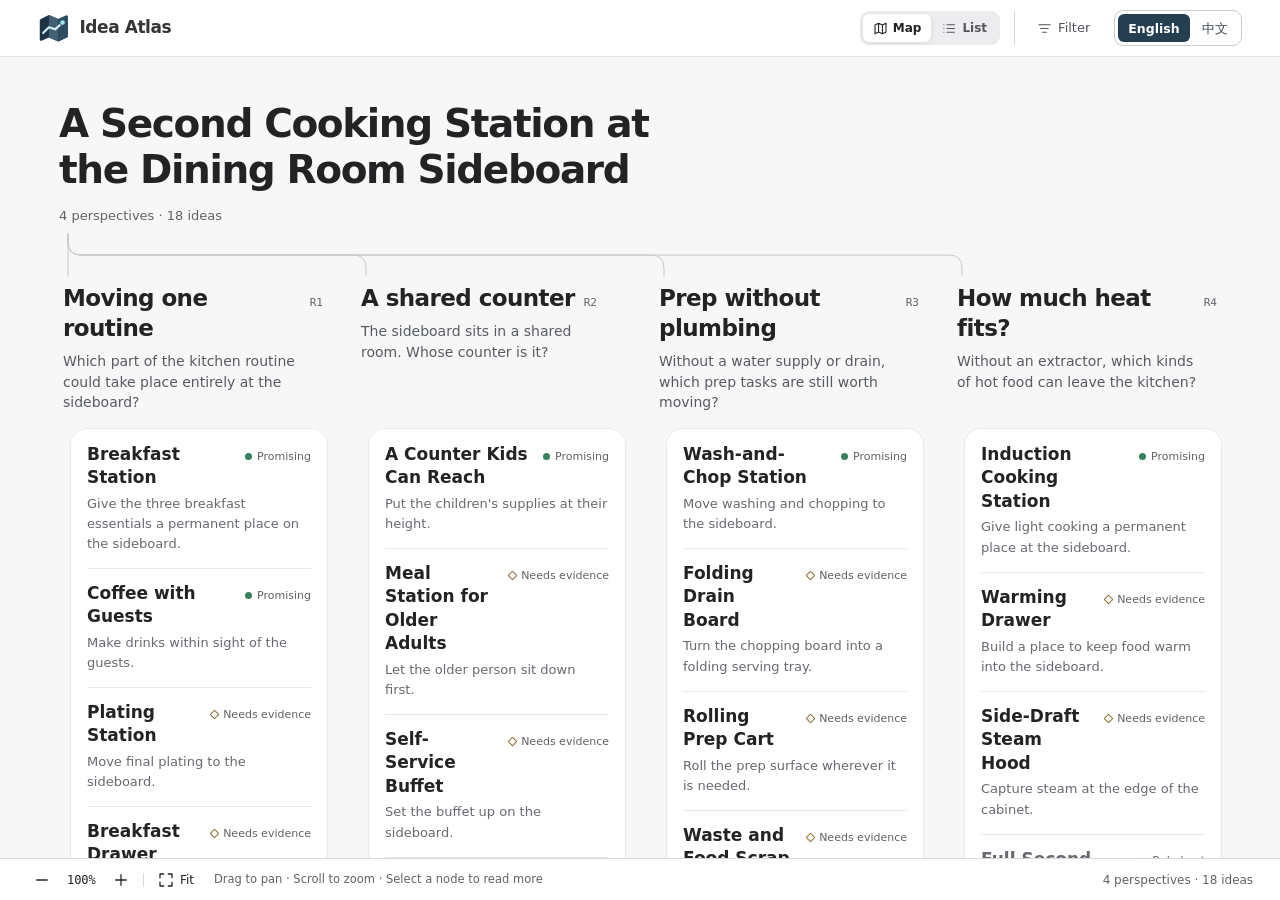
<file: docs/sideboard/en.html>
<!doctype html>
<html lang="en"><head><meta charset="utf-8"><meta name="viewport" content="width=device-width,initial-scale=1,viewport-fit=cover"><meta name="color-scheme" content="light"><title>Idea Atlas</title><link rel="icon" type="image/svg+xml" href="data:image/svg+xml,%3Csvg%20xmlns%3D%22http%3A%2F%2Fwww.w3.org%2F2000%2Fsvg%22%20viewBox%3D%220%200%2036%2036%22%3E%3Cpath%20fill%3D%22%231c3446%22%20d%3D%22M2%209.6c0-.8.4-1.5%201.2-1.8l9-4.4%2010.6%204.5%208.5-3.7c1-.5%202.2.2%202.2%201.3v21.4c0%20.8-.4%201.4-1.1%201.8l-9.6%204.5-10.6-4.6L4%2032.3c-1%20.5-2-.2-2-1.3Z%22%2F%3E%3Cpath%20fill%3D%22%23436073%22%20d%3D%22M12.2%203.4%2022.8%207.9v25.3l-10.6-4.6Z%22%2F%3E%3Cpath%20fill%3D%22%232d4c60%22%20d%3D%22m22.8%207.9%208.5-3.7c1-.5%202.2.2%202.2%201.3v21.4c0%20.8-.4%201.4-1.1%201.8l-9.6%204.5Z%22%2F%3E%3Cpath%20d%3D%22m5.8%2023.6%206.4-6.4%207.1%202.3%208.3-7.6%22%20fill%3D%22none%22%20stroke%3D%22%23d3eef6%22%20stroke-width%3D%222.45%22%20stroke-linecap%3D%22round%22%20stroke-linejoin%3D%22round%22%2F%3E%3Ccircle%20cx%3D%2227.6%22%20cy%3D%2211.9%22%20r%3D%223.1%22%20fill%3D%22%239ce5f5%22%20stroke%3D%22%232d4c60%22%20stroke-width%3D%221.1%22%2F%3E%3C%2Fsvg%3E">
<style>
*{box-sizing:border-box}
:root { 
  color-scheme:light;
  --ink:#232326; --mute:#616168; --line:#d8d8dc; --paper:#f7f7f8; --sheet:#fff;
  --accent:#0066c6; --accent-light:#eaf3fd; --hover:#ececef; --thread:#a7a7ad;
  --heading:system-ui,-apple-system,BlinkMacSystemFont,"Segoe UI",sans-serif;
  --mono:ui-monospace,"SFMono-Regular",Consolas,monospace;
 }
html,body{height:100%;margin:0;color:var(--ink);font:14px/1.5 var(--heading);-webkit-font-smoothing:antialiased}
body{background:var(--paper)}
button{font:inherit;color:inherit;cursor:pointer}
button:focus-visible,summary:focus-visible,[tabindex]:focus-visible{outline:3px solid var(--accent);outline-offset:3px}
button:disabled{opacity:.4;cursor:default}
[hidden]{display:none!important}
svg.icon{width:18px;height:18px;vertical-align:middle;stroke:currentColor;fill:none;stroke-width:1.7;stroke-linecap:round;stroke-linejoin:round;flex:none}
#app{height:100%;height:100dvh;display:flex;flex-direction:column;overflow:hidden}
.topbar,.foot{flex:none;position:relative;z-index:2}

.topbar{display:flex;align-items:center;gap:14px;height:57px;padding-inline:clamp(16px,3vw,48px);z-index:5;background:#fff;border-bottom:1px solid #e5e5e8}
.brand{display:flex;align-items:center;gap:9px;white-space:nowrap;color:#353538;font-weight:640;font-size:15px;letter-spacing:.01em}
.atlas-mark{width:32px;height:32px;display:block;flex:none}
.mode-switch{display:flex;align-items:center;gap:1px;margin-left:auto;padding:3px;border-radius:9px;background:#ededf0}
.mode-switch button{display:inline-flex;align-items:center;gap:5px;padding:4px 10px;min-height:28px;border:0;border-radius:6px;background:transparent;font-size:12px;font-weight:570;color:#55565b}
.mode-switch i,.filter-trigger i{display:inline-flex}
.mode-switch svg.icon,.filter-trigger svg.icon{height:15px;width:15px}
.mode-switch button[aria-pressed=true]{color:#202124;background:#fff;box-shadow:0 1px 4px #1e1f291a}
.mode-switch button:not([aria-pressed=true]):hover,.filter-trigger:hover{background:#e4e4e8}
.filter-host{position:relative;padding-left:12px;border-left:1px solid var(--line)}
.filter-trigger{display:inline-flex;align-items:center;justify-content:center;gap:6px;min-height:34px;padding:4px 10px;font-size:13px;font-weight:540;border:0;border-radius:8px;color:#515258;background:transparent}
.filter-trigger[aria-expanded=true]{background:var(--hover)}
.filter-trigger.has-filter{color:var(--accent);background:var(--accent-light)}
#filterTotal{font-variant-numeric:tabular-nums;font-size:11px}
.filter-list{position:absolute;right:0;top:calc(100% + 9px);min-width:203px;padding:6px;display:grid;border:1px solid var(--line);border-radius:13px;background:var(--sheet);box-shadow:0 10px 32px #10131a1c,0 2px 6px #10131a0b}
.filter{display:flex;align-items:center;gap:7px;padding:7px 10px;min-height:34px;border:0;border-radius:7px;text-align:left;background:transparent;color:var(--ink);font-size:13px}
.filter:hover{background:var(--hover)}
.filter[aria-pressed=true]{font-weight:620;background:var(--accent-light);color:var(--accent)}
.count{margin-left:auto;font-size:12px;font-variant-numeric:tabular-nums}
.filter-sep{height:1px;margin:5px 9px;background:var(--line)}
.divider{width:1px;height:14px;flex:none;background:var(--line);margin:0 5px}
.statusmark{display:inline-block;width:7px;height:7px;flex:none}
.live{color:var(--mute)}
.mark-live{border-radius:50%;background:#34815c}
.needs-evidence{color:var(--mute)}
.mark-needs-evidence{border:1.65px solid #93702f;transform:rotate(45deg);border-radius:1px}
.killed{color:var(--mute)}
.mark-killed{position:relative;width:8px;height:8px}
.mark-killed:before,.mark-killed:after{content:"";position:absolute;top:3px;left:0;width:8px;height:1.6px;background:#73737a;transform:rotate(45deg)}
.mark-killed:after{transform:rotate(-45deg)}
.mark-variant,.mark-seed,.mark-duplicate{border:1.5px solid #73737a;border-radius:2px}
.surface{flex:1;min-height:0;display:flex;position:relative}
.main{flex:1;min-width:0;position:relative}
.mapview { position:absolute;inset:0;overflow:hidden;touch-action:none;cursor:grab;background:var(--paper) }
.mapview:focus-visible{outline-offset:-4px}
.mapview.drag{cursor:grabbing;user-select:none}
.world{position:absolute;left:0;top:0;transform-origin:0 0;will-change:transform}
.wires{position:absolute;left:0;top:0;overflow:visible;pointer-events:none}

/* The overview has three levels: a document title, section headings, and grouped rows. */
.wire,.active-edge {
  fill:none; stroke:#c5c7cb; stroke-width:1; stroke-linecap:round; stroke-linejoin:round;
  vector-effect:non-scaling-stroke;
}
.active-edge { stroke:#6995bf; stroke-width:1.5 }
.wire.dim { opacity:.38 }
#groups { position:absolute; inset:0; pointer-events:none }
.group-surface {
  position:absolute; border-radius:16px; background:var(--sheet);
  box-shadow:0 1px 3px #161b2710, 0 0 0 1px #161b2709;
}
.node {
  position:absolute; appearance:none; border:0; background:transparent;
  min-width:0; padding:0; text-align:left; cursor:pointer; user-select:none;
  color:var(--ink); overflow-wrap:anywhere;
}
.node:focus-visible { z-index:1; outline-width:2px; outline-offset:2px }
.node.dim { opacity:.38 }
.root-node,.lens-node { display:flex; flex-direction:column; align-items:flex-start; border-radius:6px }
.root-meta,.lens-meta,.idea-title,.badge { display:flex; align-items:center }
.root-node strong {
  order:0; font-size:39px; line-height:1.19; font-weight:730; letter-spacing:-.035em; text-wrap:balance;
}
.root-meta { order:1; gap:10px; margin-top:12px; font-size:13px; font-weight:500; color:var(--mute) }
.lens-node { padding:0 4px; gap:7px }
.lens-meta { width:100%; gap:9px; align-items:baseline }
.lens-meta strong { font-size:23px; line-height:1.3; font-weight:680; letter-spacing:-.025em }
.lens-letter { flex:none; white-space:nowrap; font:500 11px/1.4 var(--mono); color:var(--mute) }
.lens-text { color:#575b62; line-height:1.48; font-size:14px; padding-right:8px }
.root-node:hover strong,.lens-node:hover strong { color:#333d50 }
.idea-node {
  display:flex; flex-direction:column; justify-content:center; gap:4px;
  padding:14px 16px; border-radius:0;
}
.idea-node.first { border-radius:16px 16px 0 0 }
.idea-node.last { border-radius:0 0 16px 16px }
.idea-node.first.last { border-radius:16px }
.idea-node:not(.first)::before {
  content:""; position:absolute; left:16px; right:16px; top:0; height:1px; background:#e7e7ea;
}
.idea-title { width:100%; justify-content:space-between; align-items:baseline; gap:10px }
.idea-title strong { font-size:17px; font-weight:610; line-height:1.38 }
.idea-node .micro { font-size:13px; line-height:1.55; color:#676970 }
.badge { display:inline-flex; flex:none; gap:5px; white-space:nowrap; color:var(--mute); font:12px/1.45 var(--heading) }
.idea-node .badge { font-size:11px }
.idea-node:hover { background:#f0f2f5 }
.idea-node.selected { background:#e7f0fc }
.lens-node.selected strong,.root-node.selected strong { color:#185588 }
.idea-node.killed-card .idea-title strong { color:#686970 }
@media(prefers-contrast:more) {
  .wire { stroke:#81838a }
  .active-edge { stroke:#225e97; stroke-width:2 }
  .idea-node:not(.first)::before { background:#a0a0a4 }
  .node.dim { opacity:1; outline:1px dashed #78797d; outline-offset:-2px }
}
.foot{height:42px;padding:0 clamp(14px,2.1vw,34px);gap:14px;background:#fff;border-top:1px solid var(--line);display:flex;align-items:center;color:var(--mute);font-size:12px}
.zoom-tools{display:flex;align-items:center;gap:2px}
.tool{background:transparent;border:0;display:inline-flex;align-items:center;justify-content:center;gap:5px;border-radius:5px;height:30px;min-width:30px;padding:3px 6px;color:var(--ink);font-size:12px}
.tool:hover{background:var(--hover)}
.tool.percent{font:12px var(--mono);min-width:45px}
.foot-end{margin-left:auto;white-space:nowrap;font-variant-numeric:tabular-nums}
.keyhint{font-size:11.5px}

@media(max-width:820px){
  .topbar{height:52px;gap:9px}
  .foot{gap:8px}.keyhint{display:none}
}
@media(max-width:650px){
  .topbar{height:52px;padding:0 12px}.filter-host{padding-left:6px}.atlas-mark{width:29px;height:29px}.filter-trigger{padding:4px 6px}.filter{min-height:42px}
  .brand{font-size:16px;font-weight:620;color:var(--ink)}
  .mode-switch button{font-size:12px;padding:5px 8px;gap:5px}
  
  .root-node strong{font-size:30px}.lens-meta strong{font-size:21px}.foot{padding:0 9px;height:38px}.foot-end{font-size:11px}
}

.index-view {
  height:100%; overflow:auto; container-type:inline-size; background:#fff;
  padding:24px clamp(16px,4vw,62px) 40px; color:var(--ink);
}
.index-heading, #indexTable { max-width:1360px; margin-inline:auto }
.index-heading { display:flex; align-items:baseline; gap:12px; margin-bottom:18px }
.index-heading h2 { font:720 23px/1.35 var(--heading); letter-spacing:-.025em; margin:0 }
.index-heading span { color:var(--mute); font-size:13px; font-variant-numeric:tabular-nums }
.pa-index { font-size:14px; line-height:1.55; overflow-wrap:anywhere }
.pa-index table { width:100%; border-collapse:separate; border-spacing:0; text-align:left }
.pa-index th,.pa-index td { vertical-align:middle; padding:13px 12px; border:0; border-bottom:1px solid var(--line) }
.pa-index thead th {
  position:sticky; top:-24px; z-index:1; background:var(--paper);
  font-weight:620; color:var(--mute); font-size:12px; padding-block:8px;
}
.pa-index thead th:first-child { border-radius:6px 0 0 0 }
.pa-index thead th:last-child { border-radius:0 6px 0 0 }
.pa-index tbody th { width:29%; font-weight:inherit }
.pa-index .pa-branchcol { width:18% }
.pa-index tbody td:last-child { width:1%; white-space:nowrap }
.pa-indexopen,.pa-cardlink { color:inherit; font:inherit; text-align:left; cursor:pointer }
.pa-indexopen {
  display:flex; align-items:baseline; gap:10px; padding:5px 2px; border:none; background:transparent;
  width:100%; border-radius:3px;
}
.pa-indexopen strong { font-size:15px; line-height:1.45; font-weight:680 }
.pa-id { font:600 11.5px/1.6 var(--mono); color:var(--mute) }
.pa-indexopen .pa-id,.pa-cardlink .pa-id {
  flex:none; font-variant-numeric:tabular-nums; color:var(--mute);
  background:var(--hover); border-radius:4px; padding:1px 5px;
}
.pa-index tr:focus-within,.pa-index tbody tr:hover,.pa-index tbody tr:has([aria-current="true"]) { background:var(--paper) }
.pa-indexopen:hover strong,.pa-indexopen[aria-current="true"] strong { color:var(--accent) }
.pa-branchname { display:inline-flex; align-items:baseline; gap:6px; font-weight:600; font-size:13px }

.pa-indexscene,.pa-cardlink small { display:block; color:var(--mute); line-height:1.5; font-size:12px; font-weight:400 }
.pa-indexscene:not(:empty) { margin-block:2px }
.pa-index .badge,.drawer .badge { font-size:12px }
.pa-empty { padding:24px 0; color:var(--mute); border-top:1px solid var(--line) }
@container (max-width:560px) {
  .pa-index table,.pa-index tbody { display:block }
  .pa-index thead { position:absolute; width:1px; height:1px; overflow:hidden; clip-path:inset(50%) }
  .pa-index tbody tr { display:grid; grid-template-columns:minmax(0,1fr) auto; gap:3px 10px; padding:14px 2px; border-bottom:1px solid var(--line) }
  .pa-index tbody th,.pa-index tbody td,.pa-index .pa-branchcol,.pa-index tbody td:last-child { border:0; min-width:0; width:auto; padding:0 }
  .pa-index tbody th { grid-area:1/1 }
  .pa-index tbody .pa-branchcol { grid-area:2/1 /3/-1; padding-block:0 3px }
  .pa-index tbody td:nth-child(3) { grid-area:3/1 /4/-1; font-size:14px }
  .pa-index tbody td:last-child { grid-area:1/2; align-self:center }
  .pa-indexopen { gap:6px }
  .pa-branchname { font-size:12px }
}
.drawer {
  width:clamp(345px,31vw,465px); min-height:0; flex:none; display:flex; flex-direction:column;
  z-index:3; background:#fff; color:var(--ink); border-left:1px solid var(--line);
}
.drawer-head {
  flex:none; padding:14px 23px 17px; border-bottom:1px solid var(--line);
  background:var(--sheet); position:relative; overflow-wrap:anywhere;
}

.drawer-top { display:flex; align-items:center; justify-content:space-between; gap:10px }
.drawer-k { font-size:12px; color:var(--mute); line-height:1.5 }

.drawer-head h2 { font:680 30px/1.3 var(--heading);margin:13px 0 2px;letter-spacing:-.025em }
.close-btn { display:grid;place-items:center;flex:none;width:32px;height:32px;border:0;border-radius:50%;color:var(--mute);background:var(--hover) }
.close-btn:hover { background:var(--line) }
.drawer-body { flex:auto; min-height:0; padding:17px 23px 36px; overflow:auto; overscroll-behavior:contain }
.pa-detail { font-size:14px; line-height:1.65; overflow-wrap:anywhere }
.pa-muted { color:var(--mute); font-size:13px; margin:8px 0 14px }
.pa-question { font-size:16px; font-weight:620; line-height:1.65; margin:12px 0 18px; color:var(--ink) }
.pa-section + .pa-section,.pa-fields + .pa-section { margin-top:24px }
.pa-detail h3 { display:flex;align-items:center;gap:8px;margin:0;padding-block:6px;border-bottom:1px solid var(--line);font:660 15px/1.5 var(--heading);color:var(--ink) }
.pa-detail h3 .pa-id { color:var(--mute); font-size:11px }
.pa-fields { width:100%; border-collapse:collapse; text-align:left; table-layout:fixed }
.pa-fields th,.pa-fields td { padding:8px 0; border-bottom:1px solid var(--line); vertical-align:top }
.pa-fields th { width:6.4em; padding-right:12px; font-size:12px; font-weight:520; color:var(--mute) }
.pa-fields td { line-height:1.65 }

.pa-links { display:grid }
.pa-cardlink {
  display:grid; grid-template-columns:auto minmax(0,1fr) auto; align-items:baseline; gap:9px; width:100%;
  border:0; border-bottom:1px solid var(--line); background:transparent; padding:12px 2px;
}
.pa-cardlink:hover { background:var(--paper) }
.pa-cardlink strong { display:block; font-weight:640 }
.pa-cardlink small { margin-top:2px }
.pa-open-icon { color:var(--mute); font-size:14px }
@media(max-width:820px) { .drawer { width:330px } }
@media(max-width:650px) {
  .index-view { padding:16px 14px 28px }
  .index-heading { margin-bottom:8px }
  .index-heading h2 { font-size:20px }
  .drawer { position:absolute; inset:0 0 0 auto; width:min(100%,415px); box-shadow:-6px 0 18px #00000010 }
  .drawer-head { padding:12px 16px }
  .drawer-head h2 { font-size:26px }
  .filter-host .filter-list{max-width:calc(100vw - 24px);max-height:calc(100dvh - 70px);overflow:auto}

  .drawer-body { padding:15px 16px 32px }
  .close-btn { width:38px; height:38px }
}
/* The card reader has its own scrolling document. The map and branch inspectors stay independent. */
.drawer.card-open {
  --reader-pad:clamp(24px,2.65vw,42px);
  --reader-line:#e6e6e9;
  --reader-muted:#64656b;
  --reader-ink:#222326;
  width:clamp(430px,39vw,584px);
  background:#fff; color:var(--reader-ink); border-left:1px solid #dbdbdf;
}
.card-open .drawer-head { padding:9px var(--reader-pad) 7px; border:0; background:#fff; }
.card-open .drawer-top { min-height:32px; }
.card-open #drawerPath {
  display:flex; align-items:center; flex-wrap:nowrap; gap:7px; min-width:0;
  line-height:1.35; font-size:12.5px; color:var(--reader-muted);
}
.card-open .crumb-link {
  appearance:none; border:0; padding:5px 0; background:none; color:inherit; font:inherit;
  min-width:0; overflow:hidden; text-overflow:ellipsis; white-space:nowrap;
}
.card-open .crumb-link:hover { text-decoration:underline; text-underline-offset:3px; }
.card-open .crumb-sep { color:#93949b; }
.card-open .card-code { flex:none; letter-spacing:.03em; font-variant-numeric:tabular-nums; }
.card-open .compact-title { display:none; }
.card-open.scrolled .compact-title {
  display:inline; overflow:hidden; white-space:nowrap; text-overflow:ellipsis;
  color:var(--reader-ink); font-weight:620;
}
.card-open .close-btn { width:30px; height:30px; background:#f1f1f3; }
.card-open .close-btn:hover { background:#e7e7ea; }
.card-open .close-btn .icon { width:15px; height:15px; }
.card-open .drawer-body {
  padding:0; min-width:0; scrollbar-gutter:stable; scroll-padding-top:52px;
  overflow-x:hidden; overflow-y:auto; overflow-wrap:anywhere;
}
.card-open .card-hero { padding:12px var(--reader-pad) 18px; }
.card-open #drawerTitle {
  font:720 clamp(30px,2.5vw,37px)/1.2 var(--heading);
  margin:0; letter-spacing:-.025em; text-wrap:balance;
}
.card-open .card-promise { margin:7px 0 0; font-size:17px; line-height:1.5; color:#505158; }
.card-open .card-meta {
  display:flex; align-items:center; flex-wrap:wrap; gap:5px 12px;
  font-size:12px; color:var(--reader-muted); margin-top:13px;
}
.card-open .card-meta .badge { font-size:12px; }
.card-open .card-tabs {
  position:sticky; top:0; z-index:2; display:flex; align-items:stretch; gap:clamp(16px,2.5vw,30px);
  padding:0 var(--reader-pad); background:#fff; box-shadow:inset 0 -1px var(--reader-line);
}
.card-open .card-tabs button {
  position:relative; min-height:44px; display:inline-flex; align-items:center; gap:6px; white-space:nowrap;
  padding:4px 1px; border:0; background:transparent; font-size:14px; color:var(--reader-muted); font-weight:550;
}
.card-open .card-tabs button[aria-selected="true"] { color:var(--reader-ink); font-weight:680; }
.card-open .card-tabs button[aria-selected="true"]::after {
  content:""; position:absolute; inset:auto 0 0; height:2px; background:currentColor; border-radius:2px;
}
.card-open .tab-count { font-size:11px; color:var(--reader-muted); font-variant-numeric:tabular-nums; }
.card-open .card-pane { padding:24px var(--reader-pad) 42px; font-size:15px; line-height:1.7; }
.card-open .reading-section,.card-open .decision-summary,.card-open .reading-context { margin:0 0 24px; }
.card-open .reading-section h3 {
  margin:0 0 8px; color:var(--reader-muted); font-size:12.5px; line-height:1.45; font-weight:620;
}
.card-open .reading-section p,.card-open .fold-body p { margin:5px 0 0; }
.card-open .reading-section .reading-headline,.card-open .reading-lead {
  margin:0 0 7px; color:var(--reader-ink); font-weight:640; font-size:19px; line-height:1.5; letter-spacing:-.015em;
}
.card-open .reading-section p:not(.reading-headline),.card-open .fold-body { color:#45464b; }
.card-open .reading-context {
  padding:15px 18px; border-radius:12px; background:#f5f5f7;
}
.card-open .context-main { margin:0; color:var(--reader-ink); font-size:15px; font-weight:610; }
.card-open .context-time { font-size:13px; color:var(--reader-muted); }
.card-open .reading-context p { margin:6px 0 0; }
.card-open .reading-fields,.card-open .measure-list { margin:0; }
.card-open .reading-fields > div,.card-open .measure-list > div {
  display:grid; grid-template-columns:minmax(4em,5em) minmax(0,1fr); column-gap:16px; padding:8px 0;
}
.card-open .reading-fields dt,.card-open .measure-list dt { color:var(--reader-muted); font-size:13px; padding-top:1px; }
.card-open .reading-fields dd,.card-open .measure-list dd { margin:0; }
.card-open .measure-list > div + div { border-top:1px solid var(--reader-line); }
.card-open .reading-fold { border-top:1px solid var(--reader-line); }
.card-open .reading-fold > summary,.card-open .round-basis > summary {
  display:flex; align-items:center; gap:8px; cursor:pointer; list-style:none; color:var(--reader-ink);
}
.card-open summary::-webkit-details-marker { display:none; }
.card-open .reading-fold > summary { min-height:44px; justify-content:space-between; padding:9px 2px 9px 0; font-size:14px; font-weight:590; }
.card-open .reading-fold > summary::after,.card-open .round-basis > summary::before {
  content:""; width:6px; height:6px; flex:none;
  border-right:1.5px solid currentColor; border-bottom:1.5px solid currentColor;
  transform:rotate(-45deg); color:var(--reader-muted);
}
.card-open .reading-fold[open] > summary::after,.card-open .round-basis[open] > summary::before { transform:rotate(45deg); }
.card-open .reading-fold .fold-body { padding:2px 0 16px; font-size:14px; line-height:1.75; }
.card-open .decision-summary { padding:17px 20px 18px; border-radius:13px; background:#f3f5f7; }
.card-open .decision-summary small { display:block; color:var(--reader-muted); font-size:12px; font-weight:580; }
.card-open .decision-summary strong { display:block; margin-top:4px; font-size:21px; line-height:1.45; letter-spacing:-.02em; font-weight:660; }
.card-open .decision-summary p { margin:5px 0 0; font-size:15px; line-height:1.65; color:#44464b; }
.card-open .round-list { margin:0; padding:0; list-style:none; }
.card-open .round {
  display:grid; grid-template-columns:22px minmax(0,1fr); gap:10px;
  padding:16px 0 13px; border-top:1px solid var(--reader-line);
}
.card-open .round-no { color:var(--reader-muted); font:540 12px/1.65 var(--mono); padding-top:3px; }
.card-open .round-body h4 { margin:0; font-size:16px; font-weight:640; line-height:1.5; }
.card-open .round-body .round-result { margin:6px 0 2px; font-size:14px; line-height:1.65; color:#44464b; }
.card-open .round-basis > summary { width:fit-content; min-height:34px; padding:2px 4px; font-size:13px; color:var(--reader-muted); }
.card-open .round-basis > summary::before { width:5px; height:5px; }
.card-open .round-basis .fold-body { padding:3px 0 8px; font-size:14px; line-height:1.7; }
@media(max-width:700px) {
  .drawer.card-open { --reader-pad:clamp(18px,5.5vw,32px); position:fixed; inset:0; z-index:8; width:100%; box-shadow:none; border:0; }
  .card-open .drawer-head { padding-block:3px; }
  .card-open .close-btn { width:40px; height:40px; }
  .card-open .card-hero { padding-top:8px; padding-bottom:14px; }
  .card-open #drawerTitle { font-size:30px; }
  .card-open .card-meta { margin-top:9px; }
  .card-open .card-pane { padding-block:19px 30px; }
  .card-open .round-basis > summary { min-height:42px; }
}
@media(prefers-contrast:more) {
  .drawer.card-open { --reader-muted:#46474d; --reader-line:#9d9fa6; }
  .card-open .card-tabs button[aria-selected="true"]::after { height:3px; }
}

.card-open .record-empty { color:var(--reader-muted);font-size:13px }

/* Language choice remains visible in the narrow-screen, full-page inspector. */
.brand { gap:9px; font-size:17px; font-weight:660; letter-spacing:-.025em }
.language-switch {
  display:inline-flex; align-items:center; flex:none; padding:3px; gap:2px;
  border:1px solid #c7cdd3; border-radius:9px; background:#fff;
}
.language-switch button {
  border:0; border-radius:6px; padding:5px 10px; min-height:28px;
  background:transparent; color:#404a53; font:590 12.5px/1.2 var(--heading); white-space:nowrap;
}
.language-switch button:hover { background:#eaf0f4 }
.language-switch button[aria-pressed=true] { background:#253e50; color:#fff }
.drawer-top .language-switch { display:none }
html[lang="en"] .card-open .reading-fields > div,html[lang="en"] .card-open .measure-list > div {
  grid-template-columns:minmax(5em,7em) minmax(0,1fr);
}
@media(max-width:700px) {
  .topbar { display:grid; grid-template-columns:minmax(0,1fr) auto; grid-template-rows:auto auto;
    gap:3px 8px; height:auto; padding:7px 14px 6px }
  .brand { grid-area:1/1; font-size:16px }
  .topbar > .language-switch { grid-area:1/2; justify-self:end }
  .mode-switch { grid-area:2/1; justify-self:start; margin:0 }
  .filter-host { grid-area:2/2; justify-self:end; padding:0; border:0; max-width:100% }
  .filter-trigger { font-size:12px; min-height:32px }
  .card-open .drawer-top .language-switch {display:inline-flex;margin-left:auto}
  .card-open .drawer-top { gap:7px }
  .card-open #drawerPath {flex:1}
  .card-open .close-btn {flex:none}
  .card-open .language-switch button {min-height:29px;padding:4px 7px}
}
@media(max-width:410px) {
  html[lang="en"] .foot { gap:5px }
  html[lang="en"] .foot-end { font-size:10.5px; white-space:normal; text-align:right }
  .language-switch button { padding:5px 8px }
}
</style></head><body><div id="app">
<header class="topbar">
  <div class="brand"><svg class="atlas-mark" aria-hidden="true" xmlns="http://www.w3.org/2000/svg" viewBox="0 0 36 36"><path fill="#1c3446" d="M2 9.6c0-.8.4-1.5 1.2-1.8l9-4.4 10.6 4.5 8.5-3.7c1-.5 2.2.2 2.2 1.3v21.4c0 .8-.4 1.4-1.1 1.8l-9.6 4.5-10.6-4.6L4 32.3c-1 .5-2-.2-2-1.3Z"/><path fill="#436073" d="M12.2 3.4 22.8 7.9v25.3l-10.6-4.6Z"/><path fill="#2d4c60" d="m22.8 7.9 8.5-3.7c1-.5 2.2.2 2.2 1.3v21.4c0 .8-.4 1.4-1.1 1.8l-9.6 4.5Z"/><path d="m5.8 23.6 6.4-6.4 7.1 2.3 8.3-7.6" fill="none" stroke="#d3eef6" stroke-width="2.45" stroke-linecap="round" stroke-linejoin="round"/><circle cx="27.6" cy="11.9" r="3.1" fill="#9ce5f5" stroke="#2d4c60" stroke-width="1.1"/></svg><span id="brandName">Idea Atlas</span></div>
  <nav class="mode-switch" aria-label="View" data-aria-en="View" data-aria-zh="阅读视图">
    <button type="button" id="modeMap" aria-pressed="true"><i data-icon="tree"></i><span data-copy-en="Map" data-copy-zh="地图">Map</span></button>
    <button type="button" id="modeIndex" aria-pressed="false"><i data-icon="list"></i><span data-copy-en="List" data-copy-zh="清单">List</span></button>
  </nav>
  <div class="filter-host" id="filterHost">
    <button type="button" class="filter-trigger" id="filterTrigger" aria-controls="filters" aria-expanded="false"><i data-icon="filter"></i><span id="filterLabel"><span data-copy-en="Filter" data-copy-zh="筛选">Filter</span></span><span id="filterTotal" hidden></span></button>
    <div id="filters" class="filter-list" role="group" aria-label="Filter ideas" data-aria-en="Filter ideas" data-aria-zh="筛选方向" hidden></div>
  </div>
  <div class="language-switch" role="group" aria-label="Language"><button type="button" lang="en" data-language="en">English</button><button type="button" lang="zh-CN" data-language="zh">中文</button></div>
</header>
<main class="surface"><div class="main"><div class="mapview" id="mapView" tabindex="0" aria-label="Idea map. Use arrow keys to pan, plus and minus to zoom, and Tab to move between nodes." data-aria-en="Idea map. Use arrow keys to pan, plus and minus to zoom, and Tab to move between nodes." data-aria-zh="探索画布，使用方向键平移，加减键缩放，Tab 选择节点"><div class="world" id="world"><div id="groups" aria-hidden="true"></div><svg id="wires" class="wires" aria-hidden="true"></svg><div id="nodes"></div></div></div><section class="index-view" id="indexView" hidden><div class="index-heading"><h2><span data-copy-en="Idea list" data-copy-zh="点子清单">Idea list</span></h2><span id="indexCount"></span></div><div id="indexTable"></div></section></div>
<aside class="drawer" id="drawer" aria-labelledby="drawerTitle" hidden><div class="drawer-head"><div class="drawer-top"><span class="drawer-k" id="drawerPath"></span><div class="language-switch" role="group" aria-label="Language"><button type="button" lang="en" data-language="en">English</button><button type="button" lang="zh-CN" data-language="zh">中文</button></div><button id="closeDrawer" class="close-btn" aria-label="Close details" data-aria-en="Close details" data-aria-zh="关闭详情"><i data-icon="close"></i></button></div><h2 id="drawerTitle"></h2></div><div id="drawerBody" class="drawer-body"></div></aside></main>
<footer class="foot"><div class="zoom-tools" id="zoomTools"><button class="tool" id="zoomOut" aria-label="Zoom out" data-aria-en="Zoom out" data-aria-zh="缩小"><i data-icon="minus"></i></button><button class="tool percent" id="actual" title="Reset to 100% zoom" data-title-en="Reset to 100% zoom" data-title-zh="恢复 100% 缩放">100%</button><button class="tool" id="zoomIn" aria-label="Zoom in" data-aria-en="Zoom in" data-aria-zh="放大"><i data-icon="plus"></i></button><span class="divider"></span><button class="tool" id="fit" title="Fit the entire map to the window" data-title-en="Fit the entire map to the window" data-title-zh="居中显示完整画布"><i data-icon="fit"></i><span data-copy-en="Fit" data-copy-zh="全图">Fit</span></button></div><span class="keyhint" id="keyHint"><span data-copy-en="Drag to pan · Scroll to zoom · Select a node to read more" data-copy-zh="拖动平移 · 滚轮缩放 · 点击节点查看详情">Drag to pan · Scroll to zoom · Select a node to read more</span></span><span class="foot-end" id="readout" aria-live="polite"></span></footer></div>
<script type="application/json" id="atlasData">{"project":{"title":"A Second Cooking Station at the Dining Room Sideboard","subtitle":"Move one light meal-prep routine into the dining room without building a second kitchen."},"readings":{"R1":{"name":"Moving one routine","q":"Which part of the kitchen routine could take place entirely at the sideboard?","premise":"A second cooking station takes the most self-contained part of a longer routine, such as making breakfast, brewing drinks, plating dishes or packing lunch, and moves it into the dining room.","audience":"Households that often make breakfast, pack lunch or entertain, and whose kitchens get crowded in the morning.","check":"For one week, count trips between kitchen and dining table. Ask which task people would most like to finish without going back to the kitchen."},"R2":{"name":"A shared counter","q":"The sideboard sits in a shared room. Whose counter is it?","premise":"Children, older adults, guests and people working from home all use the sideboard. Unlike a personal kitchen workspace, it has no obvious owner when it comes to cleaning up.","audience":"People who share their dining room with family or guests.","check":"Observe for one week who stands at the sideboard most often and who cleans up at the end."},"R3":{"name":"Prep without plumbing","q":"Without a water supply or drain, which prep tasks are still worth moving?","premise":"The sideboard cannot be plumbed in. Washing, chopping, draining and collecting scraps each need a module that works without running water, or that task must be left out.","audience":"Households in rentals or finished homes where the plumbing cannot be changed.","check":"Use two buckets and a colander at the sideboard to prep a meal for two. Record time spent changing water and cleaning up."},"R4":{"name":"How much heat fits?","q":"Without an extractor, which kinds of hot food can leave the kitchen?","premise":"The sideboard can accommodate induction cooking, keeping food warm and assembling meals. Stir-frying and deep-frying are out. Steam needs somewhere to go, or the cabinet will be the first thing to fail.","audience":"People who want hot pot or hot dishes in the dining room without cooking fumes.","check":"Cook hot pot once on a portable induction hob at the dining table. Check steam and odors, and measure the outlet and countertop temperatures."}},"cards":{"A01":{"id":"A01","reading":"R1","title":"Breakfast Station","family":"morning launch","status":"live","promise":"Breakfast without crossing the kitchen","role":"Dual-income households or families with school-age children","occasion":"Weekdays, 7:00–7:30","freq":"5 days a week","current":"The toaster, kettle and dishes are all in the kitchen, so breakfast gets carried back and forth.","relationship":"Partners and children leaving home at the same time in the morning","sub":"The kitchen counter and dining table cost nothing extra but get crowded.","gap":"There is only one stretch of counter in the morning rush, and backpacks or laptops take up the dining table.","mechanism":"A 40 cm counter holds the toaster, kettle and dishes, with a removable crumb tray and a flip-up outlet.","action":"Give the three breakfast essentials a permanent place on the sideboard.","how":"Set up the night before, press the buttons in the morning and carry the tray straight to the table.","proof":"Proposed targets: finish within 5 minutes, use it ≥4 times a week and occupy ≤60 cm of counter.","tradeoff":"Crumbs, steam and counter space","kill":"Within 2 weeks, 3 of 5 households return to making breakfast in the kitchen, or the counter needs wiping \u003e2 times a day.","insight":"The first use that justifies a second cooking station may be getting breakfast out of the morning kitchen rush.","evidence":"yellow","evidenceNotes":"U1: The user supplied the topic without a household sample. Morning congestion is a hypothesis to check by observing 5 households.","statusReason":"The setup makes sense. How often people need it remains untested.","short":{"rank":1,"why":"Most frequent use, very little grease and the best fit for a 40 cm counter","risk":"Crumbs, steam and cleanup","test":"Breakfast logs from 5 households over 2 weeks"},"claim":"In dual-income households or families with school-age children, breakfast moves back and forth between the kitchen and the table on weekdays from 7:00 to 7:30. The toaster, kettle and dishes share one crowded counter, and backpacks or laptops occupy the dining table. Those surfaces cost nothing extra. A 40 cm counter with the three essentials, a removable crumb tray and a flip-up outlet promises “breakfast without crossing the kitchen.” The proposed targets are 5 minutes or less, ≥4 uses a week and ≤60 cm of counter space. Crumbs, steam and the space it takes are the tradeoffs."},"A02":{"id":"A02","reading":"R1","title":"Coffee with Guests","family":"coffee host","status":"live","promise":"Guests needn’t wait for the host","role":"Coffee or tea drinkers who often entertain at home","occasion":"Weekend afternoons or when friends visit","freq":"2–4 times a week","current":"The coffee machine is in the kitchen, so the host keeps leaving the room when guests arrive.","relationship":"Host and guests, across the living and dining rooms","sub":"The kitchen coffee machine and a tray cost nothing extra but interrupt the visit.","gap":"The host leaves the living room, and guests wait 5–10 minutes for the first cup.","mechanism":"A 45 cm counter with a coffee machine, kettle, cups and a small covered water tank needs no plumbing.","action":"Make drinks within sight of the guests.","how":"Guests sit down, the host turns to the station and the first cup is ready in 3 minutes.","proof":"Proposed targets: 4 cups in 3 minutes, ≥2 uses a week and ≤1 trip away from the table for the host.","tradeoff":"Water tank, cleaning and counter space","kill":"Within 2 weeks, the tank grows mold, it needs cleaning \u003e2 times a week, or guests prefer going to the kitchen.","insight":"The most costly part of serving coffee may be the 5 minutes the host spends away from the guests.","evidence":"yellow","evidenceNotes":"U1: The user gave no hosting frequency. The tank and its cleaning needs are assumptions to test at one afternoon tea for 6.","statusReason":"The occasion makes sense. Cleaning and water handling remain untested.","short":{"rank":2,"why":"Guests can see it in use, it produces little grease and it is easy to demonstrate","risk":"Mold in the tank and the work of cleaning it","test":"Time one afternoon tea for 6 and record the cleanup"},"claim":"For coffee or tea drinkers entertaining friends on a weekend afternoon, the kitchen machine and a tray are a free option. But the host goes in and out and guests wait 5–10 minutes for the first cup. A 45 cm counter with a coffee machine, kettle, cups and a small covered tank keeps the host in the room without adding plumbing. Guests needn’t wait for the host. Proposed targets are 4 cups in 3 minutes, ≥2 uses a week and ≤1 trip away from the table. The tank takes counter space and needs cleaning."},"A03":{"id":"A03","reading":"R1","title":"Plating Station","family":"plating pass","status":"needs-evidence","promise":"No turning back in the last meter","role":"People who often cook several dishes and host meals at home","occasion":"The 30 minutes before dinner","freq":"2–3 times a week","current":"Dishes are plated in the kitchen and carried to the dining table.","relationship":"Host and guests","sub":"The kitchen counter and dining table cost nothing extra but require trips back and forth.","gap":"The sideboard has no heat-resistant surface large enough for plating.","mechanism":"A 90 cm-high, heat-resistant counter with a tray, warming lamp and concealed waste opening","action":"Move final plating to the sideboard.","how":"Bring cooked food out of the kitchen, plate it at the sideboard and serve it straight away.","proof":"Proposed targets: save 2 trips, provide a surface ≥100 × 40 cm and leave the finish undamaged by hot plates.","tradeoff":"Heat resistance, depth and cleaning","kill":"Within 2 weeks, hot plates leave scorch marks or the counter cannot hold two serving dishes.","insight":"The sideboard may have a role in the last meter between kitchen and table.","evidence":"grey","evidenceNotes":"U1: The user gave no hosting frequency. Heat resistance and dimensions are assumptions to check with a cardboard mock-up and a hot-plate test.","statusReason":"The occasion makes sense. The materials remain untested.","short":{"rank":6,"why":"Places the second station directly on the route from kitchen to table","risk":"Heat resistance and dimensions","test":"Test a cardboard mock-up and hot plates for 2 weeks"},"claim":"For people who cook several dishes when hosting at home, the last 30 minutes before dinner involve plating in the kitchen and carrying dishes to the table. Both surfaces are free to use, but the trips add up and the sideboard lacks a large heat-resistant plating area. A 90 cm-high heat-resistant counter with a tray, warming lamp and concealed waste opening promises no turning back in the last meter. The aim is to save 2 trips, provide ≥100 × 40 cm of surface and keep hot plates from marking the finish. Heat resistance, depth and cleaning are the tradeoffs."},"A04":{"id":"A04","reading":"R1","title":"Breakfast Drawer","family":"breakfast drawer","status":"needs-evidence","promise":"Pull it open for breakfast","role":"People who want to skip laying out the counter in the morning","occasion":"Weekday mornings","freq":"5 days a week","current":"Bowls, cereal and jam are scattered across kitchen cupboards.","relationship":"The person making breakfast and their children","sub":"Kitchen cabinets and the dining table are free to use, but breakfast supplies are spread out.","gap":"The same items have to be taken out and put away every day, and the counter still fills up.","mechanism":"A 40 cm pull-out drawer holds bowls, cereal, jam and spoons in one layer, with small appliances above.","action":"Keep all the breakfast supplies in one drawer.","how":"Pull it out, take a bowl, prepare the cereal and push it back in.","proof":"Proposed targets: gather everything in 30 seconds and use the drawer ≥4 times a day.","tradeoff":"Load capacity, moisture resistance and price","kill":"Within 2 weeks, the drawer runners bend or the food gets damp.","insight":"Part of the work of breakfast is getting the same things out and putting them back every day.","evidence":"grey","evidenceNotes":"U1: The user supplied no observations of storage habits. The runners and moisture resistance are assumptions to test with 1 prototype drawer.","statusReason":"The construction is simple. Actual use remains untested.","short":null,"claim":"For people who want to skip setting up a counter on weekday mornings, bowls, cereal and jam are currently scattered through the kitchen. The cabinets and dining table are free to use but mean repeatedly taking things out, putting them back and occupying counter space. A 40 cm pull-out drawer groups bowls, cereal, jam and spoons below the small appliances: pull it open for breakfast. The proposed targets are to gather everything in 30 seconds and use the drawer ≥4 times a day. Load capacity, moisture resistance and price are the tradeoffs."},"A05":{"id":"A05","reading":"R1","title":"Lunchbox Packing Station","family":"lunch assembly","status":"needs-evidence","promise":"Pack lunch in 3 minutes in the morning","role":"People who take lunch to work or school","occasion":"Weekdays, 7:00–7:30","freq":"5 days a week","current":"Lunchboxes are packed on the kitchen counter, competing with breakfast for space.","relationship":"The person packing lunch and their children","sub":"The kitchen counter and dining table cost nothing extra but get crowded.","gap":"Lunchboxes, side dishes and cutlery are scattered around, and everything needs putting away afterward.","mechanism":"A 40 cm counter with a drawer for lunchboxes and side dishes, a small chopping board and a bin","action":"Give lunch packing a fixed sequence in one place.","how":"Prep the ingredients the night before, pack in order in the morning and get lids and bags from one spot.","proof":"Proposed targets: pack in 3 minutes and use the station ≥4 times a week.","tradeoff":"Cleaning, counter space and distance from the fridge","kill":"Within 2 weeks, fetching ingredients takes \u003e3 trips to the fridge per day, or the counter is too small.","insight":"Packing a lunchbox is one of the easiest high-frequency tasks to overlook in a second cooking station.","evidence":"grey","evidenceNotes":"U1: The user gave no lunch-packing habits. The proposed route needs logs from 5 people over 2 weeks.","statusReason":"The occasion makes sense. Frequency remains untested.","short":null,"claim":"For people taking lunch to work or school, packing it on weekdays between 7:00 and 7:30 competes with breakfast. The kitchen counter and dining table cost nothing extra but get crowded. Lunchboxes, side dishes and cutlery are scattered, and everything has to be put away afterward. A 40 cm counter with a dedicated drawer, small chopping board and bin promises a packed lunch in 3 minutes. The proposed targets are 3 minutes and ≥4 uses a week. Cleaning, counter space and trips to the fridge are the tradeoffs."},"B01":{"id":"B01","reading":"R2","title":"A Counter Kids Can Reach","family":"kid self-serve","status":"live","promise":"Kids can help themselves without calling for Mom","role":"Families with children aged 4–10","occasion":"After school or at weekend breakfast","freq":"4–5 times a week","current":"The kitchen counter is out of reach, so parents fetch things for the children.","relationship":"Children and parents","sub":"The high kitchen counter plus a parent's help costs nothing extra but leaves children dependent on adults.","gap":"The sideboard is a better height for children but has no safe, easy-to-reach section.","mechanism":"Below a 90 cm counter, store cups, fruit and cutlery. Use tip-resistant cups, rounded corners and a lockable upper cabinet.","action":"Put the children's supplies at their height.","how":"Children help themselves to cups and fruit. Parents only restock.","proof":"Proposed targets: children help themselves ≥4 times a week, with no burns or spills.","tradeoff":"Safety, storage and appearance","kill":"Within 2 weeks, there are \u003e2 spills or the children still go straight to a parent for help.","insight":"Children are the first test of a shared sideboard: can they reach what they need and put it away themselves?","evidence":"yellow","evidenceNotes":"U1: The user gave no children's ages. The safe reach height is an assumption to check by observing 3 families.","statusReason":"The occasion makes sense. Safety remains untested.","short":{"rank":4,"why":"The clearest change in how people use a shared counter","risk":"Safety and spills","test":"Observe 3 households for 2 weeks"},"claim":"For families with children aged 4–10, after-school snacks and weekend breakfasts often depend on a parent fetching things from a high kitchen counter. That costs nothing extra, but children cannot help themselves. The sideboard is a better height and lacks a safe, accessible section. A lower shelf below a 90 cm counter puts cups, fruit and cutlery within reach, with tip-resistant cups, rounded corners and locked upper storage. Children can help themselves without calling for Mom. The target is ≥4 independent uses a week with no burns or spills. Safety, storage and appearance are the tradeoffs."},"B02":{"id":"B02","reading":"R2","title":"Meal Station for Older Adults","family":"elderly plating","status":"needs-evidence","promise":"Walk less and get a meal sooner","role":"Households living with an older adult who needs separate portions or soft food","occasion":"Lunch or dinner","freq":"Every day","current":"The older person waits in the kitchen for hot food, which is then carried to their room.","relationship":"Older adult and caregiver","sub":"The kitchen and microwave cost nothing extra but involve a long walk.","gap":"Walking takes time, with a risk of burns and a wait for food.","mechanism":"A warming drawer, plate for soft food and one-touch reheating, with an 85 cm-high counter","action":"Let the older person sit down first.","how":"Collect the meal at the sideboard, keep it warm and carry it to the table.","proof":"Proposed targets: serve in 5 minutes, keep it safe to handle and use the station ≥5 times a week.","tradeoff":"Safety, cleaning and capacity","kill":"Within 2 weeks, there is a burn or spill, or the older person is unwilling to use the station.","insight":"What the older person needs from a second cooking station is a meal without the walk or the wait.","evidence":"grey","evidenceNotes":"U1: The user's brief gave no information on the older adult's condition. Safety is an assumption to check in 1 household over 2 weeks.","statusReason":"The occasion makes sense. Safety remains untested.","short":null,"claim":"For households preparing separate portions or soft food for an older adult at lunch or dinner, the older person waits for hot food in the kitchen and the meal is carried to their room. The kitchen and microwave cost nothing extra, but the long walk, wait and risk of burns remain. An 85 cm-high counter with a warming drawer, soft-food plate and one-touch reheating promises less walking and a meal sooner. Proposed targets are service in 5 minutes, safe handling and ≥5 uses a week. Safety, cleaning and capacity are the tradeoffs."},"B03":{"id":"B03","reading":"R2","title":"Self-Service Buffet","family":"guest buffet","status":"needs-evidence","promise":"Guests can stay out of the kitchen","role":"People who often host parties or meals at home","occasion":"Weekend gatherings lasting 2–3 hours","freq":"1–2 times a month","current":"Food stays in the kitchen. Guests hesitate to enter, so the host carries it back and forth.","relationship":"Host and guests","sub":"The kitchen and dining table cost nothing extra, but serving everyone wears out the host.","gap":"Guests cannot tell where to help themselves, so the host serves the whole room.","mechanism":"A one-way buffet on the sideboard with plates, tongs, drinks and a waste opening","action":"Set the buffet up on the sideboard.","how":"Guests queue and help themselves. The host only refills the food, and the waste opening stays concealed.","proof":"Proposed targets: the host refills food ≤2 times, and guests serve themselves ≥80% of the time.","tradeoff":"Keeping food warm, counter space and cleaning","kill":"Within 2 weeks, guests still go to the kitchen or the counter cannot hold enough for 6 people.","insight":"While entertaining, the sideboard can serve as a buffer that lets guests stay out of the kitchen.","evidence":"grey","evidenceNotes":"U1: The user gave no hosting frequency. The buffet route is a hypothesis to test at 1 gathering for 8.","statusReason":"The occasion makes sense. Capacity remains untested.","short":null,"claim":"For people hosting friends at home for 2–3 hours on a weekend, food normally stays in the kitchen. Guests hesitate to go in, so the host carries food back and forth. The kitchen and table cost nothing extra but leave the host serving everyone, because guests cannot tell where to help themselves. A one-way sideboard buffet with plates, tongs, drinks and a waste opening lets guests stay out of the kitchen. The proposed targets are ≤2 refills for the host and ≥80% self-service. Keeping food warm, taking up counter space and cleaning are the tradeoffs."},"B04":{"id":"B04","reading":"R2","title":"Work-from-Home Lunch","family":"wfh lunch","status":"needs-evidence","promise":"No queue at noon","role":"People working from home with a short lunch break","occasion":"Weekdays, 12:00–12:30","freq":"5 days a week","current":"They cook in the kitchen or order delivery, competing with household chores for counter space.","relationship":"The person working from home and their family","sub":"The kitchen or delivery. The existing setup costs nothing extra but interrupts work.","gap":"The break is short, the kitchen is far away, and smells and noise can interfere.","mechanism":"A kettle, sandwich maker and dishes on the sideboard make up a 5-minute lunch station.","action":"Put lunch beside the workspace.","how":"Press the button at 11:55, eat at 12:00 and return to the desk at 12:15.","proof":"Proposed targets: 5 minutes, ≥4 uses a week and a clean workspace.","tradeoff":"Odors, noise and counter space","kill":"Within 2 weeks, fumes from the sandwich maker prompt family complaints or the person still orders delivery \u003e3 times a week.","insight":"For someone working from home, a second cooking station could save one round trip to the kitchen.","evidence":"grey","evidenceNotes":"U1: The user gave no proportion of people working from home. Odor is an assumption to test with 5 people over 2 weeks.","statusReason":"The occasion makes sense. Odor remains untested.","short":null,"claim":"For people working from home with a short weekday break from 12:00 to 12:30, using the kitchen or ordering delivery interrupts work, and cooking competes with chores for counter space. The existing setup costs nothing extra, but the kitchen is far away and smells and noise can interfere. A sideboard holding a kettle, sandwich maker and dishes offers a 5-minute lunch with no queue at noon. Proposed targets are 5 minutes, ≥4 uses a week and a clean workspace. Odors, noise and the counter space it takes are the tradeoffs."},"B05":{"id":"B05","reading":"R2","title":"Shared Cleanup Station","family":"cleanup caddy","status":"needs-evidence","promise":"The last person to eat clears up","role":"Households that share a dining room and argue about cleaning up","occasion":"The 10 minutes after dinner","freq":"Every day","current":"Dishes pile up in the sink or on the dining table, and no one claims them.","relationship":"The whole family and guests","sub":"The kitchen sink and dishwasher cost nothing extra but involve carrying dishes back and forth.","gap":"The sideboard has no spot for used dishes, waste or cleaning cloths. Responsibility for cleanup is unclear.","mechanism":"A dish rack hung on the side of the sideboard, waste sorting and a drawer for cloths and cleaner","action":"Keep the cleaning tools where the meal takes place.","how":"Finish eating, collect the dishes, find the bin and cloth together and wipe the counter clean.","proof":"Proposed targets: cleanup in ≤5 minutes and ≤1 family complaint a week.","tradeoff":"Odors, occupied space and cleaning","kill":"Within 2 weeks, the waste opening smells or the family still piles dishes in the sink.","insight":"A second cooking station needs a place to clear up at the end. Without it, the counter soon fills up.","evidence":"grey","evidenceNotes":"U1: The user supplied no evidence of cleanup disputes. Odor is an assumption to test with 3 households over 2 weeks.","statusReason":"The occasion makes sense. Hygiene remains untested.","short":null,"claim":"In households that share a dining room and argue about cleanup, the 10 minutes after dinner can leave dishes unclaimed on the table or in the sink. The sink and dishwasher cost nothing extra but require trips back and forth. No one owns the cleanup, and the sideboard has no place for dishes, waste or a cloth. A side-mounted rack, sorted bins and a drawer for cloths and cleaner support a simple rule: the last person to eat clears up. Proposed targets are ≤5 minutes and ≤1 family complaint a week. Odors, space and cleaning are the tradeoffs."},"C01":{"id":"C01","reading":"R3","title":"Wash-and-Chop Station","family":"waterless prep","status":"live","promise":"Wash and chop without plumbing","role":"Renters or households in finished homes where plumbing cannot be changed","occasion":"The 10 minutes before cooking","freq":"4–5 times a week","current":"Vegetables go to the kitchen sink for washing and are then carried back to the dining table.","relationship":"The cook and their family","sub":"The kitchen sink costs nothing extra but requires a round trip.","gap":"The sideboard has no water, so washing and chopping mean returning to the kitchen.","mechanism":"A 12 L clean-water tank, 10 L wastewater tank, folding colander and chopping board","action":"Move washing and chopping to the sideboard.","how":"Fill the tank, wash, drain, pour used water back into the wastewater tank and stow the unit.","proof":"Proposed targets: rinse vegetables for 2 with ≤3 L of water, without plumbing or mold over 2 weeks.","tradeoff":"Water changes, cleaning and counter space","kill":"Within 2 weeks, the tank grows mold or the water needs changing \u003e3 times per meal.","insight":"Water may be the sideboard's most serious constraint, ahead of electricity. A prep station without plumbing could be a real opportunity.","evidence":"yellow","evidenceNotes":"U1: The user supplied no plumbing details. Water consumption and hygiene are assumptions to test over 2 weeks of washing and chopping.","statusReason":"There is a strong use case. Hygiene remains untested.","short":{"rank":3,"why":"Addresses a fixed constraint: the sideboard has no running water","risk":"Water changes and mold","test":"Wash and chop for 2 weeks, checking for mold and measuring water use"},"claim":"Renters and households unable to alter the plumbing in a finished home carry vegetables to the kitchen sink and back to the dining table in the 10 minutes before cooking. The sink costs nothing extra, but a sideboard without water forces the round trip. A 12 L clean-water tank, 10 L wastewater tank, folding colander and chopping board make it possible to wash and chop without plumbing. Proposed targets are vegetables for 2 using ≤3 L of water and no mold over 2 weeks. Changing water, cleaning the unit and taking up counter space are the tradeoffs."},"C02":{"id":"C02","reading":"R3","title":"Folding Drain Board","family":"fold-out board","status":"needs-evidence","promise":"Chop and carry straight to the table","role":"People with a counter only 40 cm deep","occasion":"Before cooking or during meal prep","freq":"3–4 times a week","current":"The chopping board goes on the dining table, and the food has to be carried afterward.","relationship":"The cook","sub":"The dining table or kitchen counter costs nothing extra but is the wrong height.","gap":"The sideboard is too shallow to hold a chopping board and a plate together.","mechanism":"A 40 cm folding board combines chopping, draining and serving, folding down to just 10 cm.","action":"Turn the chopping board into a folding serving tray.","how":"Pull it out, chop, fold it up and carry it straight to the dining table.","proof":"Proposed targets: chop vegetables for 2 without drips, then fold the board down to ≤10 cm.","tradeoff":"Stability, cleaning and hardware","kill":"Within 2 weeks, the folding parts wobble or water seeps into the cabinet.","insight":"The missing feature may be the ability to make the sideboard counter larger for just a few minutes.","evidence":"grey","evidenceNotes":"U1: The user gave no counter dimensions. Stability is an assumption to test with 1 sample.","statusReason":"The concept is simple. The hardware remains untested.","short":null,"claim":"For someone with a counter only 40 cm deep, prep means using the dining table as a chopping surface and carrying the food afterward. The table and kitchen counter cost nothing extra but are the wrong height. The sideboard has room for a board or a plate, but not both. A 40 cm folding board combines chopping, draining and serving, folds to 10 cm and lets the cook carry food straight to the table. The aim is vegetables for 2, no drips and a folded size ≤10 cm. Stability, cleaning and hardware are the tradeoffs."},"C03":{"id":"C03","reading":"R3","title":"Rolling Prep Cart","family":"mobile prep cart","status":"needs-evidence","promise":"Roll in more counter space","role":"People who need temporary counter space between their kitchen and dining room","occasion":"While cooking or hosting","freq":"2–3 times a week","current":"The dining table doubles as a prep surface, with items carried back and forth.","relationship":"The whole family and guests","sub":"The dining table or kitchen counter costs nothing extra, but prep occupies the table.","gap":"The sideboard stays put when the cook moves.","mechanism":"A 40 cm-deep cart with a chopping board, seasonings, utensils, a bin bag and locking wheels","action":"Roll the prep surface wherever it is needed.","how":"Roll it beside the dining table, lock the wheels, chop or assemble food and roll it back.","proof":"Proposed targets: add 60 cm of work surface, support 15 kg and keep the walkway clear.","tradeoff":"Floor space, stability and cleaning","kill":"Within 2 weeks, the cart blocks the walkway or the wheels fail to lock.","insight":"A second cooking station could be a 40 cm counter on wheels.","evidence":"grey","evidenceNotes":"U1: The user gave no walkway dimensions. Stability is an assumption to test with 1 prototype cart.","statusReason":"The concept makes sense. How it fits people's movements remains untested.","short":null,"claim":"People needing an extra work surface between kitchen and dining room when cooking or hosting use the table for prep, carrying items back and forth. The table and kitchen counter cost nothing extra, but prep takes over the table and the sideboard cannot follow the cook. A 40 cm-deep cart with locking wheels, board, seasonings, utensils and a bin bag brings counter space where needed. The proposed targets are 60 cm of extra surface, a 15 kg load and a clear walkway. Floor space, stability and cleaning are the tradeoffs."},"C04":{"id":"C04","reading":"R3","title":"Waste and Food Scrap Bin","family":"waste port","status":"needs-evidence","promise":"Keep waste off the counter","role":"People who do lots of meal prep and have nowhere to put the waste","occasion":"While cooking or preparing food","freq":"Every day","current":"Bin bags hang from cabinet doors or pile up on the counter.","relationship":"The cook and their family","sub":"A bin and cabinet-door hook cost nothing extra but look untidy and can smell.","gap":"The sideboard has no concealed waste storage, and the counter quickly becomes cluttered.","mechanism":"A side-opening pull-out sorting bin, a small food scrap container and an activated-carbon lid","action":"Hide the waste opening in the side of the cabinet.","how":"Pull it out, sort the waste, push it back in and clear it weekly.","proof":"Proposed targets: no bin bags on the counter and no odor for 2 weeks.","tradeoff":"Odors, cleaning and cabinet space","kill":"Within 2 weeks, the food scraps smell or the waste opening jams.","insight":"Whether a counter stays usable depends on where the waste goes.","evidence":"grey","evidenceNotes":"U1: The user gave no waste disposal habits. Odor is an assumption to test over 2 weeks.","statusReason":"The concept makes sense. Hygiene remains untested.","short":null,"claim":"For people who prepare a lot of food with nowhere to put the waste, bin bags hang from cabinet doors or pile up on the counter. A bin and door hook cost nothing extra, but they look untidy and can smell. Without concealed waste storage, the sideboard quickly clutters up. A side-opening pull-out sorting bin, small food scrap container and activated-carbon lid promise to keep waste off the counter. The proposed targets are zero bin bags on the counter and no odor for 2 weeks. Odors, cleaning and the cabinet space it takes are the tradeoffs."},"D01":{"id":"D01","reading":"R4","title":"Induction Cooking Station","family":"induction zone","status":"live","promise":"Cook without an open flame","role":"People who want noodles or hot pot in the dining room without cooking fumes","occasion":"Dinner or a late-night meal","freq":"2–3 times a week","current":"A portable induction hob sits on the dining table with a power strip trailing on the floor.","relationship":"Family and guests","sub":"A portable induction hob costs ¥100–300, leaving heat dissipation and loose cables unresolved.","gap":"The sideboard has no open flame or extraction, and a hob enclosed in the cabinet struggles to shed heat.","mechanism":"A built-in induction hob with boil-dry protection, a timer, a water-resistant control panel and rear ventilation","action":"Give light cooking a permanent place at the sideboard.","how":"Set down a pot, choose the power level, set the timer, switch off and wipe the counter.","proof":"Proposed targets: cook for 2 in ≤15 minutes, keep the counter ≤60 °C and run for 2 weeks without failure.","tradeoff":"Power draw, heat dissipation and cookware","kill":"Within 2 weeks, the outlet overloads, heat damages the counter or steam damages the cabinet.","insight":"Safe operation determines which hot dishes belong at the sideboard.","evidence":"yellow","evidenceNotes":"U1: The user supplied no electrical details. Heat dissipation is an assumption to check with 1 built-in prototype and a 2-hour hot pot meal.","statusReason":"There is a strong use case. Heat dissipation remains untested.","short":{"rank":5,"why":"The most direct answer to the idea of a second place to cook","risk":"Heat dissipation and electrical demands","test":"Test 1 built-in prototype with a 2-hour hot pot meal"},"claim":"People who want noodles or hot pot without cooking fumes in the dining room use a portable induction hob for dinner or a late-night meal, with a power strip trailing on the floor. A ¥100–300 hob leaves loose cables and heat dissipation unresolved. The sideboard has neither an open flame nor extraction, and a hob in a cabinet sheds heat poorly. A built-in induction hob adds boil-dry protection, a timer, a water-resistant panel and rear ventilation for cooking without flame. The targets are a meal for 2 in ≤15 minutes, a counter ≤60 °C and 2 weeks without failure. Power, cooling and cookware are the tradeoffs."},"D02":{"id":"D02","reading":"R4","title":"Warming Drawer","family":"warming drawer","status":"needs-evidence","promise":"Keep the second dish warm","role":"People who cook several dishes that finish at different times","occasion":"Dinner or entertaining","freq":"2–3 times a week","current":"Finished dishes wait on the counter or in the oven, and the second dish cools down.","relationship":"Host and guests","sub":"The oven or microwave costs nothing extra but ties up an appliance.","gap":"The sideboard has nowhere to keep dishes warm, making it hard to time service.","mechanism":"A 40 cm warming drawer at 50–70 °C with space for plates and its own electrical outlet","action":"Build a place to keep food warm into the sideboard.","how":"Put the cooked dish in the drawer and take it out just before serving.","proof":"Proposed targets: hold for 30 minutes, keep the plate at ≥50 °C and prevent the food from drying out.","tradeoff":"Electricity, space and cleaning","kill":"Within 2 weeks, food dries out or heat from the drawer damages the finish.","insight":"A second cooking station can help solve the timing of serving the second dish.","evidence":"grey","evidenceNotes":"U1: The user gave no hosting frequency. Heat retention is an assumption to test with 1 prototype.","statusReason":"The concept makes sense. Safety remains untested.","short":null,"claim":"For people cooking several dishes for dinner or guests, dishes finish at different times. Food waits on the counter or in the oven, and the second dish cools. Using the oven or microwave costs nothing extra but ties up an appliance. With nowhere to hold hot food at the sideboard, serving is hard to coordinate. A 40 cm warming drawer with plate storage, its own outlet and a 50–70 °C range promises a warm second dish. The proposed target is 30 minutes at a plate temperature ≥50 °C without drying the food out. Electricity, space and cleaning are the tradeoffs."},"D03":{"id":"D03","reading":"R4","title":"Side-Draft Steam Hood","family":"steam capture","status":"needs-evidence","promise":"Keep steam off the wall","role":"People who use a rice cooker or steamer on the sideboard","occasion":"While cooking","freq":"Every day","current":"Steam rises directly onto the wall or upper cabinets.","relationship":"The whole family","sub":"The kitchen extractor or an open window costs nothing extra but is too far away.","gap":"The sideboard lacks extraction, and steam can damage the cabinet.","mechanism":"A low side-draft hood with a fan and condensate container, mounted without drilling","action":"Capture steam at the edge of the cabinet.","how":"Place the hood beside the appliance, switch it on and empty the collected water.","proof":"Proposed targets: no condensation on the wall, no cabinet swelling and no mold for 2 weeks.","tradeoff":"Noise, cleaning and effectiveness","kill":"Within 2 weeks, mold grows in the condensate container or steam still reaches the cabinet.","insight":"When cooking hot food on a sideboard, the cabinet is often the first thing to fail.","evidence":"grey","evidenceNotes":"U1: The user gave no information about steam-producing appliances. Performance is an assumption to check in a 2-week trial.","statusReason":"The concept makes sense. Performance remains untested.","short":null,"claim":"For people cooking with a rice cooker or steamer on the sideboard, steam hits the upper cabinets or wall. An existing kitchen extractor or open window costs nothing extra but is too far away. Without local extraction, steam can damage the cabinet. A low side-draft hood with a fan and condensate container mounts without drilling and promises to keep steam off the wall. The targets are no condensation, no cabinet swelling and no mold for 2 weeks. Noise, cleaning and effectiveness are the tradeoffs."},"D04":{"id":"D04","reading":"R4","title":"Full Second Kitchen","family":"full second kitchen","status":"killed","promise":"A second sink, stove and extractor","role":"People in large single-floor apartments or villas who want a full second kitchen","occasion":"Daily use or entertaining","freq":"Every day","current":"A butler’s pantry or separate Chinese-style and outer kitchens already serves this purpose.","relationship":"The whole family, domestic help and guests","sub":"A full second kitchen at ¥50,000–200,000","gap":"The sideboard lacks water supply, drainage, extraction and gas. The cost is high.","mechanism":"Fit a sink, induction hob, extractor and fridge into the sideboard.","action":"Build a full second kitchen.","how":"Alter the plumbing and wiring, install extraction and add a fridge.","proof":"A full second kitchen","tradeoff":"Water supply, drainage, extraction, cost and building requirements","kill":"A sideboard is furniture. A full second kitchen needs construction work, drainage and extraction, making it a separate project.","insight":"A sideboard's opportunity is light meal prep. It cannot replicate a full second kitchen.","evidence":"yellow","evidenceNotes":"U1: The user supplied no home type or budget. Cost and building requirements are general assumptions, with no price check.","statusReason":"Water supply, drainage, extraction and cost rule it out as a standalone concept.","short":null,"claim":"For people in large single-floor apartments or villas who want a complete second kitchen for everyday use or entertaining, a butler’s pantry or separate Chinese-style and outer kitchens already fills that role. A full second kitchen is estimated at ¥50,000–200,000. A sideboard lacks water supply, drainage, extraction and gas, and adding them is costly. Fitting a sink, induction hob, extractor and fridge into the furniture promises a second sink, stove and extractor, with a full second kitchen as the goal. Water supply, drainage, extraction, cost and building requirements are the tradeoffs."}},"grill":{"A01":{"rounds":[{"q":"Is the breakfast station just a toaster moved onto the sideboard?","consider":"A new location alone gives people little reason to change their habits. The station needs to change the morning rush, free counter space and make cleaning easier.","decision":"Continue, with a tighter promise: “Breakfast without crossing the kitchen.”"},{"q":"Can a 40 cm-deep cabinet cope with crumbs and steam?","consider":"Toasters shed crumbs and kettles release steam. The cabinet needs a removable crumb tray, a moisture-resistant surface and ventilation at the back.","decision":"Narrow: combine A01 and A04 into a 40 cm breakfast module first. Do not sell the counter on its own."},{"q":"Who cleans a breakfast station in a shared room?","consider":"In the dining room, responsibility for cleaning is unclear. People may abandon the station if they have to wipe it down every day.","decision":"Narrow: make the removable, washable tray a core part of the station rather than an accessory."}],"verdict":"narrow","note":"Keep the breakfast concept. Start with a 40 cm breakfast module and test it with 5 households for 2 weeks."},"C01":{"rounds":[{"q":"Without plumbing, is washing and chopping here really easier than going back to the kitchen?","consider":"Changing the water and emptying the wastewater also take trips. If one meal needs 3 water changes, the idea falls apart.","decision":"Narrow: offer light washing and chopping for 2. Leave larger portions and greasy dishes out of the promise."},{"q":"Will the bucket or colander grow mold?","consider":"This wet area sits in a dining room and may be cleaned infrequently. Parts need to come apart and air-dry, with no hard-to-reach corners.","decision":"Narrow: run a 2-week hygiene test first. Drop the concept if mold appears."},{"q":"Is this a product or just a bucket?","consider":"People can buy a bucket and basin at a camping store. The difference has to come from how the unit fits inside the cabinet, folds away and handles wastewater.","decision":"Continue, then narrow: build a washing and chopping module that stows inside a 40 cm cabinet."}],"verdict":"narrow","note":"Keep the prep station without plumbing. Start with a 2-week test of hygiene and water use."},"D04":{"rounds":[{"q":"Doesn’t a butler’s pantry already serve as a full second kitchen?","consider":"A butler’s pantry is a separate space with a sink, drainage, extraction and building work. A sideboard has none of those provisions.","decision":"Drop it as a standalone concept. Keep it as a counterexample."},{"q":"Could a sink, induction hob and extractor all fit inside the sideboard?","consider":"It would need water supply and drainage, extraction, gas, electrical work and waterproofing. The cost would approach a small kitchen renovation, taking it beyond furniture.","decision":"Drop it. This would be a renovation project rather than a sideboard product."},{"q":"What would bring D04 back into consideration?","consider":"If someone is willing to remodel the dining room for a 1.2 m second sink and stove, that belongs in a butler’s pantry brief, outside this one.","decision":"kill as standalone; keep as counterfactual."}],"verdict":"kill","note":"A sideboard cannot accommodate a full second kitchen. Keep this concept as a counterexample."}},"handoff":["A01","B01","C01"],"language":"en"}</script>
<script>
'use strict';
const $=s=>document.getElementById(s);
const DATA=JSON.parse($('atlasData').textContent);
const reframed=DATA.readings!==undefined;
for(const key of ['cards','readings','lenses','grill'])DATA[key]=Object.assign(Object.create(null),DATA[key]);
const pristineApp=$('app').cloneNode(true);
const languageKey='idea-atlas.language';
let lifetime;
let initialLanguage='en';
try { if(localStorage.getItem(languageKey)==='zh') initialLanguage='zh'; } catch {}
function renderAtlas(language,saved){
 if(lifetime){
   lifetime.abort();
   $('app').replaceWith(pristineApp.cloneNode(true));
 }
 lifetime=new AbortController();
 const listen=(target,type,handler)=>target.addEventListener(type,handler,{signal:lifetime.signal});
 const isEnglish=language==='en';
 const t=(en,zh)=>isEnglish?en:zh;
 document.documentElement.lang=t('en','zh-CN');
 $('brandName').textContent=t('Idea Atlas','点子地图');
 for(const group of document.querySelectorAll('.language-switch')){
   group.setAttribute('aria-label',t('Interface language','界面语言'));
   group.title=t('Switch interface language','切换界面语言');
   for(const button of group.querySelectorAll('button')){
     button.setAttribute('aria-pressed',String(button.dataset.language===language));
   }
 }
for(const element of document.querySelectorAll('[data-copy-en]')){
  element.textContent=t(element.dataset.copyEn,element.dataset.copyZh);
}
for(const element of document.querySelectorAll('[data-aria-en]')){
  element.setAttribute('aria-label',t(element.dataset.ariaEn,element.dataset.ariaZh));
}
for(const element of document.querySelectorAll('[data-title-en]')){
  element.title=t(element.dataset.titleEn,element.dataset.titleZh);
}
const cards=Object.values(DATA.cards), handoff=DATA.handoff||[];
const branchType=reframed?'reading':'lens', branchPrefix=branchType+':', branchLabel=reframed?'读法':'视角';
const branches=reframed?DATA.readings:DATA.lenses;
const branchEntries=Object.entries(branches);
// Bind the same tint to a branch, its cards and the connecting lines.
const branchTone=new Map(branchEntries.map(([id],i)=>[id,String(i%6)]));
const branchKey=card=>branchPrefix+card[branchType];
function ideaCount(n) {
  return t(n+(n===1?' idea':' ideas'),n+' 个方向');
}
const groupCount=branchEntries.length;
const englishGroup=reframed?(groupCount===1?'perspective':'perspectives'):(groupCount===1?'lens':'lenses');
const totals=t(groupCount+' '+englishGroup,groupCount+' 个'+branchLabel)+' · '+ideaCount(cards.length);
const brief=DATA.project.title, subtitle=DATA.project.subtitle||'';
const actionFor=card=>card.action||card.mechanism||card.promise||'';
document.title=brief+' · '+t('Idea Atlas','点子地图');

const labels={live:t("Promising", "可推进"),'needs-evidence':t("Needs evidence", "待补证"),killed:t("Ruled out", "已淘汰"),duplicate:t("Merged", "已合并"),seed:t("Seed", "种子"),variant:t("Variant", "变体")};
function esc(s){return String(s??'').replace(/[&<>"']/g,v=>({'&':'&amp;','<':'&lt;','>':'&gt;','"':'&quot;',"'":'&#39;'}[v]));}
const sourceAttrs=' dir="auto" lang="'+esc(DATA.language||'')+'"';
function statusLabel(c){return labels[c.status]||c.status}
function badge(c){return '<span class="badge '+esc(c.status)+'"><i aria-hidden="true" class="statusmark mark-'+esc(c.status)+'"></i>'+esc(statusLabel(c))+'</span>'}
const icons={filter:'<path d="M3 6h18M6 12h12M9 18h6"/>',tree:'<path d="m3.2 6.2 5.7-2.6 6.2 2.7 5.7-2.6v14.2l-5.7 2.5-6.2-2.7-5.7 2.6zM8.9 3.6v14.1m6.2-11.4v14.1"/>',list:'<path d="M8 6h12M8 12h12M8 18h12M3 6h.1M3 12h.1M3 18h.1"/>',plus:'<path d="M12 5v14M5 12h14"/>',minus:'<path d="M5 12h14"/>',close:'<path d="m6 6 12 12M18 6 6 18"/>',fit:'<path d="M9 4H4v5M15 4h5v5M4 15v5h5M20 15v5h-5"/>'};
document.querySelectorAll('[data-icon]').forEach(el=>el.innerHTML='<svg aria-hidden="true" class="icon" viewBox="0 0 24 24">'+icons[el.dataset.icon]+'</svg>');
function detailRows(rows) {
  const present = rows.filter(([,value]) => value !== undefined && value !== null && value !== '');
  if (!present.length) return '';
  return '<table class="pa-fields"><tbody>' + present.map(([label,value,rowClass]) =>
    '<tr' + (rowClass ? ' class="' + esc(rowClass) + '"' : '') + '><th scope="row">' + esc(label) + '</th><td>' + esc(value) + '</td></tr>').join('') + '</tbody></table>';
}

function detailLinks(items) {
  return '<div class="pa-links">' + items.map(c =>
    '<button type="button" data-tone="' + branchTone.get(c[branchType]) + '" data-card="' + esc(c.id) + '" class="pa-cardlink"><span class="pa-id">' +
    esc(c.id) + '</span><span><strong>' + esc(c.title) + '</strong><small>' + esc(c.promise || actionFor(c)) +
    '</small></span><span aria-hidden="true" class="pa-open-icon">↗</span></button>').join('') + '</div>';
}

function prose(value, cls) {
  return value ? '<p'+sourceAttrs+(cls?' class="'+cls+'"':'')+'>'+esc(value)+'</p>' : '';
}
function readingSection(title, content) {
  return content ? '<section class="reading-section"><h3>'+esc(title)+'</h3>'+content+'</section>' : '';
}
function readingFields(rows, cls='reading-fields') {
  const fields=rows.filter(([,value])=>value!==undefined && value!==null && value!=='');
  return fields.length ? '<dl class="'+cls+'">'+fields.map(([label,value])=>
    '<div><dt>'+esc(label)+'</dt><dd>'+esc(value)+'</dd></div>').join('')+'</dl>' : '';
}
function fold(title, content, cls='reading-fold') {
  return content ? '<details class="'+cls+'"><summary>'+esc(title)+'</summary><div class="fold-body">'+content+'</div></details>' : '';
}
function cardOverview(c) {
  const action=prose(c.action,'reading-headline')+prose(c.mechanism)+readingFields([[t("How it works", "使用方式"),c.how]]);
  const context=prose(c.role,'context-main')+prose([c.occasion,c.freq].filter(Boolean).join(' · '),'context-time')+prose(c.current);
  const supplementary=readingFields([
    [t("People involved", "关系"),c.relationship],[t("Existing alternative", "已有替代"),c.sub],[t("Unmet need", "定位空位"),c.gap],[t("Trade-offs", "代价"),c.tradeoff],
    [t("Idea family", "定位族"),c.family],[t("Lens", "使用视角"),reframed&&c.lens?DATA.lenses[c.lens]?.name||c.lens:''],[t("Related ideas", "对照方向"),Array.isArray(c.links)?c.links.join(' · '):c.links]
  ]);
  return readingSection(t("Design approach", "设计动作"),action) +
    (context?readingSection(t("In use", "使用场景"),'<div class="reading-context">'+context+'</div>'):'') +
    readingSection(t("Design insight", "设计洞察"),prose(c.insight)) +
    fold(t("More context", "更多定位信息"),supplementary) + fold(t("Full positioning statement", "完整定位陈述"),prose(c.claim));
}
const evidenceText={green:t("Direct evidence", "直接依据"),yellow:t("Indirect evidence", "间接依据"),grey:t("Unverified", "尚待验证")};
function cardVerification(c, grill) {
  const short=c.short;
  const next=short?.test ? readingSection(t("Next test", "下一步验证"),prose(short.test,'reading-headline')) : '';
  const evidence=readingFields([[t("Evidence level", "证据状态"),evidenceText[c.evidence]||c.evidence],[t("Basis and limitations", "依据与局限"),c.evidenceNotes],[t("Screening rationale", "初筛理由"),c.statusReason]]);
  const measures=readingFields([[t("Test criteria", "验证目标"),c.proof],[t("When to rule it out", "淘汰条件"),c.kill]],'measure-list');
  const shortlist=short ? readingSection(t("Shortlist", "入围推荐")+(short.rank!=null?' · #'+short.rank:''),
    readingFields([[t("Why it made the cut", "留下理由"),short.why],[t("Main risk", "主要风险"),short.risk]])) : '';
  const names={specificity:t("Specificity", "场景具体度"),evidence:t("Evidence", "证据"),difference:t("Distinctiveness", "差异"),feasibility:t("Feasibility", "可行性"),brand:t("Brand potential", "品牌潜力"),fit:t("Fit", "契合度")};
  const scores=Object.entries(c.scores||{});
  const total=c.score??c.score_total??scores.reduce((sum,[,n])=>sum+Number(n),0);
  const scoreDetails=scores.length ? fold(t("Card score · ", "原卡评分 · ")+total+' / '+(scores.length*5),
    readingFields(scores.map(([key,n])=>[names[key]||key,n+' / 5']))) : '';
  return next + readingSection(t("Available evidence", "现有依据"),evidence) + readingSection(t("How to judge the result", "如何判断结果"),measures) +
    shortlist + scoreDetails + (!grill?('<p class="record-empty">'+t("No challenge rounds recorded.", "尚无逐轮质疑记录。")+'</p>'):'');
}
const verdictLabels=new Map([
  ['continue',t('Continue exploring','继续探索')],['narrow',t('Narrow the scope','收窄方案')],
  ['pivot',t('Change direction','调整方向')],['kill',t('Rule out the idea','淘汰')]
]);
function cardReview(g) {
  const summary=g.verdict||g.note ? '<div class="decision-summary"><small>'+t("After the challenges", "质疑后的决定")+'</small>'+
    (g.verdict?'<strong>'+esc(verdictLabels.get(g.verdict)??g.verdict)+'</strong>':'')+prose(g.note)+'</div>' : '';
  const rounds=g.rounds||[];
  return summary + (rounds.length ? '<ol class="round-list">'+rounds.map((r,i)=>
    '<li class="round"><span class="round-no" aria-hidden="true">'+String(i+1).padStart(2,'0')+'</span><div class="round-body"><h4'+sourceAttrs+'>'+
    esc(r.q)+'</h4>'+prose(r.decision,'round-result')+
    fold(t("Show reasoning", "查看依据"),prose(r.consider),'round-basis')+'</div></li>').join('')+'</ol>' : '');
}
function cardDetail(c) {
  const g=DATA.grill?.[c.id];
  const sections=[['overview',t("Overview", "概览"),cardOverview(c)],['verification',t("Validation", "验证"),cardVerification(c,g)]];
  if(g && (g.rounds?.length || g.note || g.verdict)) sections.push(['review',t("Challenges", "质疑"),cardReview(g)]);
  const meta='<div class="card-meta"><span class="initial-state">'+t("Initial review · ", "初筛 ")+badge(c)+'</span>'+
    (c.short?.rank!=null?'<span>'+t("Shortlist #", "入围 #")+esc(c.short.rank)+'</span>':'')+
    (handoff.includes(c.id)?'<span>'+t("Ready for handoff", "待交接")+'</span>':'')+'</div>';
  const hero='<div class="card-hero">'+prose(c.promise,'card-promise')+meta+'</div>';
  const tabs='<div class="card-tabs" role="tablist" aria-label="'+t("Idea details", "卡片内容")+'">'+sections.map(([id,label],i)=>
    '<button type="button" role="tab" id="card-tab-'+id+'" aria-controls="card-pane-'+id+'" aria-selected="'+(i===0)+
    '" tabindex="'+(i===0?0:-1)+'" data-pane="'+id+'">'+label+
    (id==='review'&&g.rounds?.length?'<span class="tab-count">'+g.rounds.length+'</span>':'')+'</button>').join('')+'</div>';
  return hero+tabs+sections.map(([id,,content],i)=>'<article class="card-pane" id="card-pane-'+id+
    '" role="tabpanel" aria-labelledby="card-tab-'+id+'" tabindex="0"'+(i===0?'':' hidden')+'>'+content+'</article>').join('');
}

function branchDetail(id) {
  const branch = branches[id];
  const group = cards.filter(c => c[branchType] === id);
  const reasoning = reframed ? detailRows([[t("Premise", "题面前提"),branch.premise],[t("Who to talk to", "可接触的对象"),branch.audience],[t("What to check first", "先查什么"),branch.check]]) : '';
  const directions = group.length ? detailLinks(group) : '<p class="pa-muted">'+t("This branch has no ideas yet.", "此分支尚无方向卡。")+'</p>';
  return '<div class="pa-detail"><p class="pa-question">' + esc(branch.q) + '</p>' + reasoning +
    '<section class="pa-section"><h3>'+t("Ideas in this branch ", "分支方向 ")+'<span class="pa-id">' + group.length +
    '</span></h3>' + directions + '</section></div>';
}

function projectDetail() {
  const next = handoff.map(id => DATA.cards[id]).filter(Boolean);
  return '<div class="pa-detail">' + (subtitle ? '<p class="pa-question">' + esc(subtitle) + '</p>' : '') + '<section class="pa-section"><h3>' + (reframed?t("Perspectives", "题目读法"):t("Lenses", "探索视角")) + '</h3><div class="pa-links">' +
    branchEntries.map(([id,branch],i) => '<button type="button" class="pa-cardlink" data-tone="' + branchTone.get(id) + '" data-' + branchType + '="' +
    esc(id) + '"><span class="pa-id">' + esc(reframed?id:(branch.code||String.fromCharCode(65+i%26))) + '</span><span><strong>' + esc(branch.name) + '</strong><small>' + esc(branch.q) +
    '</small></span><span class="pa-open-icon" aria-hidden="true">↗</span></button>').join('') + '</div></section>' +
    (next.length ? '<section class="pa-section"><h3>'+t("Ready for handoff ", "待交接方向 ")+'<span class="pa-id">' + next.length +
    '</span></h3>' + detailLinks(next) + '</section>' : '') + '</div>';
}

function indexContent(items) {
  if (!cards.length) return '<p class="pa-empty">'+t("No ideas in this run yet. Open the map to explore the perspectives and what to check first.", "本轮尚无方向卡。请回到点子地图，查看各读法对应的对象与待查问题。")+'</p>';
  if (!items.length) return '<p class="pa-empty">'+t("No ideas match this filter.", "没有符合当前条件的方向。")+'</p>';
  return '<div class="pa-index"><table><thead><tr><th scope="col">'+t("Idea", "方向")+'</th><th scope="col">' + (reframed?t("Perspective / lens", "读法与视角"):t("Lens", "视角")) + '</th>' +
    '<th scope="col">'+t("Context and design approach", "场景与设计动作")+'</th><th scope="col">'+t("Status", "状态")+'</th></tr></thead><tbody>' +
    items.map(c => '<tr data-tone="' + branchTone.get(c[branchType]) + '"><th scope="row"><button type="button" class="pa-indexopen" data-card="' +
    esc(c.id) + '" aria-label="'+t("Open ", "打开 ")+'' + esc(c.id) + ' ' + esc(c.title) + '"><span class="pa-id">' +
    esc(c.id) + '</span><strong>' + esc(c.title) + '</strong></button></th><td class="pa-branchcol"><span class="pa-branchname">' + esc(branches[c[branchType]].name) + '</span>' +
    (reframed && c.lens ? '<small class="pa-indexscene">'+esc(DATA.lenses[c.lens]?.name||c.lens)+'</small>' : '') +
    '</td><td><span class="pa-indexscene">' + esc(c.occasion) + '</span>' + esc(actionFor(c)) +
    '</td><td>' + badge(c) + '</td></tr>').join('') + '</tbody></table></div>';
}

const view=$('mapView'), world=$('world'), svg=$('wires'), drawer=$('drawer');
const minZoom=.12,maxZoom=3, clamp=(n,min,max)=>Math.min(max,Math.max(min,n));
const state={mode:'map',filter:'all',selected:null,focus:null,mobile:null,scale:1,x:0,y:0,auto:true};
let geometry, lastTrigger=null;
const rules=[
 ['all',t("All", "全部"),()=>true],
 ...Object.entries(labels).filter(([id])=>['live','needs-evidence','killed'].includes(id)||cards.some(c=>c.status===id)).map(([id,label])=>[id,label,c=>c.status===id]),
 ['short',t("Shortlisted", "推荐候选"),c=>!!c.short],['handoff',t("Ready for handoff", "待交接"),c=>handoff.includes(c.id)],['grill',t("With challenges", "有质询记录"),c=>!!DATA.grill[c.id]]
];
function matched(){return cards.filter(rules.find(r=>r[0]===state.filter)[2]);}
function toggleFilters(show, restoreFocus=false) {
 const trigger=$('filterTrigger'), panel=$('filters');
 panel.hidden=!show;
 trigger.setAttribute('aria-expanded',String(show));
 if(show) panel.querySelector('[aria-pressed="true"]')?.focus({preventScroll:true});
 else if(restoreFocus) trigger.focus({preventScroll:true});
}
$('filterTrigger').addEventListener('click',()=>toggleFilters($('filters').hidden));
$('filterHost').addEventListener('focusout',e=>{
 if(e.relatedTarget && !$('filterHost').contains(e.relatedTarget)) toggleFilters(false);
});
listen(document,'pointerdown',e=>{
 if(!$('filters').hidden && !$('filterHost').contains(e.target)) toggleFilters(false);
});
function drawFilters(){
 $('filters').innerHTML=rules.map(([id,label,test],i)=>(id==='short'?'<span class="filter-sep" aria-hidden="true"></span>':'')+
 '<button class="filter" data-filter="'+id+'" aria-pressed="'+(state.filter===id)+'">'+(labels[id]?'<i aria-hidden="true" class="statusmark mark-'+id+'"></i>':'')+
 label+'<span class="count">'+cards.filter(test).length+'</span></button>').join('');
}
// Measure native text at its final width before routing any lines. Longer labels
// and uneven lens sizes therefore change the geometry, including on small screens.

function columnPitch(){
  return clamp(Math.floor((window.innerWidth-88)/Math.max(1,branchEntries.length)),246,388);
}
function needsLayout(){
  return geometry.viewport !== window.innerWidth;
}
function draw(){
  const stacked=window.innerWidth<=720;
  state.mobile=stacked;
  const pitch=columnPitch(), gutter=30;
  const colWidth=stacked ? clamp(window.innerWidth-48,200,500) : pitch-gutter;
  const w=stacked ? colWidth : Math.max(510,branchEntries.length*pitch-gutter);
  const nodes=$('nodes'), panels=$('groups');
  nodes.replaceChildren();
  panels.replaceChildren();
  svg.replaceChildren();
  const rects=new Map(), routes=new Map();
  let h=0;
  function node(key,style,html,label,width){
    const el=document.createElement('button');
    el.type='button'; el.className='node '+style; el.dataset.key=key;
    if(DATA.cards[key]) el.dataset.card=key;
    else if(key.startsWith(branchPrefix)) el.dataset[branchType]=key.slice(branchPrefix.length);
    else el.dataset.root='';
    el.setAttribute('aria-label',label);
    el.style.width=width+'px'; el.innerHTML=html; nodes.append(el);
    return {key,el,w:width,h:el.offsetHeight};
  }
  function place(item,x,y){
    Object.assign(item,{x,y});
    item.el.style.left=x+'px'; item.el.style.top=y+'px';
    rects.set(item.key,item); h=Math.max(h,y+item.h);
  }
  function path(d,style,key){
    const line=document.createElementNS('http://www.w3.org/2000/svg','path');
    line.setAttribute('class',style); line.setAttribute('d',d);
    if(key) line.dataset.edge=key;
    svg.append(line); return line;
  }
  // Round only the elbows. The unselected tree shares a trunk between branch headings.
  function fork(fromX,fromY,toX,toY){
    if(fromX===toX) return 'M '+fromX+' '+fromY+' V '+toY;
    const direction=Math.sign(toX-fromX);
    const mid=fromY+(toY-fromY)/2;
    const r=Math.min(13,Math.abs(toX-fromX)/2,(toY-fromY)/2);
    return 'M '+fromX+' '+fromY+' V '+(mid-r)+' Q '+fromX+' '+mid+' '+(fromX+direction*r)+' '+mid+
      ' H '+(toX-direction*r)+' Q '+toX+' '+mid+' '+toX+' '+(mid+r)+' V '+toY;
  }
  const root=node('root','root-node','<strong'+sourceAttrs+'>'+esc(brief)+'</strong><span class="root-meta">'+esc(totals)+'</span>',
    brief+t(". Open the brief and handoff ideas.", "，查看课题与交接方向"),Math.min(w,820));
  place(root,0,0);
  const sections=branchEntries.map(([id,branch],i)=>{
    const key=branchPrefix+id,code=reframed?id:(branch.code||String.fromCharCode(65+i%26));
    const codeLabel=branch.name.split(/\s+/,1)[0]===code?'':'<span class="lens-letter">'+esc(code)+'</span>';
    const lens=node(key,'lens-node','<span class="lens-meta"><strong'+sourceAttrs+'>'+esc(branch.name)+
      '</strong>'+codeLabel+'</span><span class="lens-text"'+sourceAttrs+'>'+esc(branch.q)+'</span>',
      branch.name+t(", ", "，")+branch.q,colWidth);
    const leaves=cards.filter(c=>c[branchType]===id).map((c,index,group)=>{
      const style='idea-node'+(index===0?' first':'')+(index===group.length-1?' last':'')+(c.status==='killed'?' killed-card':'');
      const leaf=node(c.id,style,'<span class="idea-title"><strong'+sourceAttrs+'>'+esc(c.title)+'</strong>'+badge(c)+
        '</span><span class="micro"'+sourceAttrs+'>'+esc(actionFor(c))+'</span>',c.id+' '+c.title+t(", ", "，")+statusLabel(c)+t(". Open idea details.", "，打开定位表"),colWidth-12);
      leaf.el.title=c.id+' · '+c.title;
      return leaf;
    });
    return {lens,leaves};
  });
  const maxHeader=Math.max(0,...sections.map(s=>s.lens.h));
  let sectionTop=root.h+(stacked?33:59);
  for(const [i,{lens,leaves}] of sections.entries()){
    const x=stacked?0:i*pitch;
    place(lens,x,sectionTop);
    const groupTop=sectionTop+(stacked?lens.h:maxHeader)+16;
    let y=groupTop;
    for(const leaf of leaves){
      place(leaf,x+12,y);
      y+=leaf.h;
    }
    if(leaves.length){
      const panel=document.createElement('div');
      panel.className='group-surface';
      Object.assign(panel.style,{left:(x+12)+'px',top:groupTop+'px',width:(colWidth-12)+'px',height:(y-groupTop)+'px'});
      panels.append(panel);
    }
    const targetX=x+9;
    const lead=stacked?'':fork(9,root.h+9,targetX,sectionTop-8);
    if(lead) path(lead,'wire',lens.key);
    // On narrow screens the sections form a vertical reading order. Local curves
    // keep the selected row attached to its heading without running past other groups.
    const rail=x+2, startY=sectionTop+lens.h+5;
    const localGuide=leaves.length?'M '+rail+' '+startY+' v 9 q 0 8 8 8 h 2':'';
    routes.set(lens.key,lead||localGuide);
    for(const leaf of leaves){
      const targetY=leaf.y+leaf.h/2;
      const stem='M '+rail+' '+startY+' V '+(targetY-9)+' Q '+rail+' '+targetY+' '+(rail+9)+' '+targetY+' H '+leaf.x;
      routes.set(leaf.key,(lead+' '+stem).trim());
    }
    if(stacked) sectionTop=Math.max(y,sectionTop+lens.h)+35;
  }
  path('','active-edge').id='activePath';
  geometry={w,h,rects,routes,viewport:window.innerWidth};
  Object.assign(world.style,{width:w+'px',height:h+'px'});
  svg.setAttribute('width',w); svg.setAttribute('height',h);
  paint();
}
function paint(){
 const matches=matched(),active=state.selected||state.focus;
 const visible=new Set(['root',...matches.flatMap(c=>[c.id,branchKey(c)])]);

 for(const item of $('nodes').children){
   const key=item.dataset.key;
   item.classList.toggle('selected',key===state.selected);
   item.classList.toggle('dim',state.filter!=='all'&&!visible.has(key));
   item.setAttribute('aria-expanded',String(key===state.selected));
 }
 for(const edge of svg.querySelectorAll('[data-edge]')){
   edge.classList.toggle('dim',state.filter!=='all'&&!visible.has(edge.dataset.edge));
 }
 $('activePath').setAttribute('d',geometry.routes.get(active)||'');
 $('readout').textContent=state.filter==='all'?totals:t(matches.length+' of '+ideaCount(cards.length),'匹配 '+matches.length+' / '+cards.length+' 个方向');
}
function transform(){
 world.style.transform='translate('+state.x+'px,'+state.y+'px) scale('+state.scale+')';
 $('actual').textContent=Math.round(state.scale*100)+'%';$('zoomIn').disabled=state.scale>=maxZoom-.0001;$('zoomOut').disabled=state.scale<=minZoom+.0001;
}
function fitView(initial=false){
 if(!view.clientWidth||!view.clientHeight)return;
 const w=view.clientWidth,h=view.clientHeight;

 const gap=state.mobile?24:36;
 const widthScale=(w-gap*2)/geometry.w;
 if(initial){
   state.scale=clamp(Math.min(1,widthScale),minZoom,1);
   state.x=(w-geometry.w*state.scale)/2;
   state.y=state.mobile?28:clamp(h*.055,26,54);
 }else{
   state.scale=clamp(Math.min(widthScale,(h-48)/geometry.h,1.08),minZoom,maxZoom);
   state.x=(w-geometry.w*state.scale)/2;state.y=(h-geometry.h*state.scale)/2;
 }
 state.auto=true;transform();
}
function zoom(z,x=view.clientWidth/2,y=view.clientHeight/2){
 const next=clamp(z,minZoom,maxZoom), ratio=next/state.scale;
 state.x=x-(x-state.x)*ratio;state.y=y-(y-state.y)*ratio;state.scale=next;state.auto=false;transform();
}
function keepVisible(key){
 const b=geometry.rects.get(key);if(!b||!view.clientWidth||(!drawer.hidden&&(window.innerWidth<=650||drawer.getAttribute('aria-modal')==='true')))return;
 const pad=22,s=state.scale,w=view.clientWidth,h=view.clientHeight;
 const x=state.x+b.x*s,y=state.y+b.y*s;
 if(x+b.w*s>w-pad)state.x-=x+b.w*s-(w-pad);else if(x<pad)state.x+=pad-x;
 if(y+b.h*s>h-pad)state.y-=y+b.h*s-(h-pad);else if(y<pad)state.y+=pad-y;
 transform();
}
const narrowReader=window.matchMedia('(max-width:700px)');
function syncReaderMode(){
 const full=narrowReader.matches && !drawer.hidden && drawer.classList.contains('card-open');
 for(const surface of document.querySelectorAll('.topbar,.main,.foot')) surface.inert=full;
 if(full){drawer.setAttribute('role','dialog');drawer.setAttribute('aria-modal','true')}
 else{drawer.removeAttribute('role');drawer.removeAttribute('aria-modal')}
}
listen(narrowReader,'change',syncReaderMode);
function openDetail(key,trigger){
 const c=DATA.cards[key],id=key.startsWith(branchPrefix)?key.slice(branchPrefix.length):null;
 const l=id===null?null:branches[id];
 if(!c&&!l&&key!=='root')return;
 if(trigger&&!drawer.contains(trigger))lastTrigger=trigger;
 state.selected=key;
 drawer.hidden=false;
 const openingBranch=c?c[branchType]:id;
 if(openingBranch===null)delete drawer.dataset.tone;
 else drawer.dataset.tone=branchTone.get(openingBranch);
 syncIndexSelection();

 const heading=$('drawerTitle'), body=$('drawerBody');
 const fromDrawer=trigger && drawer.contains(trigger);
 heading.remove();
 drawer.classList.toggle('card-open',!!c);
 drawer.classList.remove('scrolled');
 if(c){
   $('drawerPath').innerHTML='<button type="button" class="crumb-link" data-'+branchType+'="'+esc(c[branchType])+'">'+
     esc(branches[c[branchType]].name)+'</button><span class="crumb-sep" aria-hidden="true">›</span><span class="card-code">'+esc(c.id)+
     '</span><span class="compact-title" aria-hidden="true">'+esc(c.title)+'</span>';
 }else{
   $('drawerPath').textContent=l?t("Brief  ›  ", "课题  ›  ")+(reframed?t("Perspectives", "题目读法"):t("Lenses", "探索视角")):t("Idea Atlas  ›  Brief", "点子地图  ›  课题");
 }
 heading.lang=DATA.language||'';heading.dir='auto';
 heading.textContent=c?c.title:l?l.name:brief;
 body.innerHTML=c?cardDetail(c):l?branchDetail(id):projectDetail();
 if(c)body.querySelector('.card-hero').prepend(heading);
 else drawer.querySelector('.drawer-head').append(heading);
 body.scrollTop=0;syncReaderMode();paint();
 if(state.mode==='map')keepVisible(key);
 if(state.mobile||fromDrawer||trigger?.matches(':focus-visible'))$('closeDrawer').focus({preventScroll:true});
}
function updateDetailHeader(){
 const body=$('drawerBody'),hero=body.querySelector('.card-hero');
 drawer.classList.toggle('scrolled',!!hero && body.scrollTop>=hero.offsetHeight-6);
}
function showCardTab(tab) {
 const body=$('drawerBody');
 const hero=body.querySelector('.card-hero');
 const y=Math.min(body.scrollTop,hero.offsetHeight);
 for(const other of tab.parentElement.querySelectorAll('[role=tab]')){
   const active=other===tab;
   other.setAttribute('aria-selected',String(active));
   other.tabIndex=active?0:-1;
   $(other.getAttribute('aria-controls')).hidden=!active;
 }
 body.scrollTop=y;
 updateDetailHeader();
}
$('drawerBody').addEventListener('scroll',updateDetailHeader,{passive:true});
$('drawerBody').addEventListener('click',e=>{
 const tab=e.target.closest('[role=tab]');
 if(tab) showCardTab(tab);
});
$('drawerBody').addEventListener('keydown',e=>{
 const tab=e.target.closest('[role=tab]');
 if(!tab || !['ArrowLeft','ArrowRight','Home','End'].includes(e.key))return;
 const tabs=[...tab.parentElement.querySelectorAll('[role=tab]')],i=tabs.indexOf(tab);
 const next=e.key==='Home'?0:e.key==='End'?tabs.length-1:(i+(e.key==='ArrowRight'?1:-1)+tabs.length)%tabs.length;
 e.preventDefault(); tabs[next].focus({preventScroll:true}); showCardTab(tabs[next]);
});

function syncIndexSelection(){
 for(const button of $('indexTable').querySelectorAll('.pa-indexopen')){
  if(button.dataset.card===state.selected)button.setAttribute('aria-current','true');
  else button.removeAttribute('aria-current');
 }
}
function closeDetail(restore=false){
 if(drawer.hidden)return;
 drawer.hidden=true;syncReaderMode();state.selected=null;syncIndexSelection();paint();
 if(state.auto&&state.mode==='map')fitView(true);
 if(restore&&lastTrigger?.isConnected)lastTrigger.focus({preventScroll:true});
 lastTrigger=null;
}
function setFilter(f){
 if(!rules.some(r=>r[0]===f))return;
 state.filter=f;
 const match=matched();
 const filterRule=rules.find(rule=>rule[0]===f);
 $('filterLabel').textContent=f==='all'?t("Filter", "筛选"):filterRule[1];
 $('filterTotal').textContent=match.length;
 $('filterTotal').hidden=f==='all';
 $('filterTrigger').classList.toggle('has-filter',f!=='all');
 $('filterTrigger').setAttribute('aria-label',t('Filter ideas. Selected: '+filterRule[1]+', '+ideaCount(match.length),'筛选方向，当前为'+filterRule[1]+t(", ", "，")+match.length+' 个方向'));
 if(!$('filters').hidden) toggleFilters(false,true);
 if(state.selected&&DATA.cards[state.selected]&&!match.includes(DATA.cards[state.selected]))closeDetail();
 if(f!=='all'&&state.selected?.startsWith(branchPrefix)&&!match.some(c=>branchKey(c)===state.selected))closeDetail();
 $('filters').querySelectorAll('button').forEach(b=>b.setAttribute('aria-pressed',String(b.dataset.filter===f)));
 $('indexTable').innerHTML=indexContent(match);syncIndexSelection();$('indexCount').textContent=ideaCount(match.length);paint();
}
function setMode(mode){
 state.mode=mode;closeDetail();
 const map=mode==='map';view.hidden=!map;$('indexView').hidden=map;$('zoomTools').hidden=!map;$('keyHint').hidden=!map;
 $('modeMap').setAttribute('aria-pressed',String(map));$('modeIndex').setAttribute('aria-pressed',String(!map));
 if(map&&needsLayout())draw();
 if(map&&state.auto)fitView(true);
}
let swallowClick=false;
listen(document,'click',e=>{
 if(swallowClick&&view.contains(e.target)){e.preventDefault();return}
 const b=e.target.closest('button');if(!b)return;
 if(b.dataset.card)openDetail(b.dataset.card,b);
 else if(b.dataset[branchType])openDetail(branchPrefix+b.dataset[branchType],b);
 else if('root' in b.dataset)openDetail('root',b);
 else if(b.dataset.filter)setFilter(b.dataset.filter);
});
$('closeDrawer').onclick=()=>closeDetail(true);$('modeMap').onclick=()=>setMode('map');$('modeIndex').onclick=()=>setMode('index');
$('zoomIn').onclick=()=>zoom(state.scale*1.25);$('zoomOut').onclick=()=>zoom(state.scale/1.25);$('actual').onclick=()=>zoom(1);$('fit').onclick=()=>fitView();
view.addEventListener('focusin',e=>{
 const button=e.target.closest('.node');
 state.focus=button?.matches(':focus-visible')?button.dataset.key:null;
 if(state.focus) keepVisible(state.focus);
 paint();
});
view.addEventListener('focusout',()=>{state.focus=null;paint()});
const pointers=new Map();let gesture=null,didDrag=false;
function beginGesture(){
 const p=[...pointers.values()];if(!p.length){gesture=null;return}
 const a=p[0],b=p[1]||a;
 gesture={x:(a.x+b.x)/2,y:(a.y+b.y)/2,d:Math.hypot(a.x-b.x,a.y-b.y),tx:state.x,ty:state.y,s:state.scale};
}
view.addEventListener('pointerdown',e=>{
 if(e.button!==0)return;const r=view.getBoundingClientRect();
 if(!pointers.size){didDrag=false;swallowClick=false}
 pointers.set(e.pointerId,{x:e.clientX-r.left,y:e.clientY-r.top});beginGesture();
 if(pointers.size>1)didDrag=true;
});
view.addEventListener('pointermove',e=>{
 if(!pointers.has(e.pointerId)||!gesture)return;
 const r=view.getBoundingClientRect();pointers.set(e.pointerId,{x:e.clientX-r.left,y:e.clientY-r.top});
 const [a,b=a]=[...pointers.values()],x=(a.x+b.x)/2,y=(a.y+b.y)/2;
 if(!didDrag&&Math.hypot(x-gesture.x,y-gesture.y)<4)return;
 didDrag=true;view.setPointerCapture(e.pointerId);view.classList.add('drag');state.auto=false;
 const next=gesture.d>0?clamp(gesture.s*Math.hypot(a.x-b.x,a.y-b.y)/gesture.d,minZoom,maxZoom):gesture.s;
 state.scale=next;state.x=x-(gesture.x-gesture.tx)*next/gesture.s;state.y=y-(gesture.y-gesture.ty)*next/gesture.s;transform();
});
function endPointer(e){
 if(!pointers.delete(e.pointerId))return;beginGesture();
 if(!pointers.size){view.classList.remove('drag');swallowClick=didDrag;setTimeout(()=>{swallowClick=false},0)}
}
listen(window,'pointerup',endPointer);listen(window,'pointercancel',endPointer);
view.addEventListener('wheel',e=>{
 e.preventDefault();const r=view.getBoundingClientRect();
 const unit=e.deltaMode===1?16:e.deltaMode===2?view.clientHeight:1;
 if(e.shiftKey){state.auto=false;state.x-=(e.deltaX||e.deltaY)*unit;transform()}
 else zoom(state.scale*Math.exp(-clamp(e.deltaY*unit,-300,300)*.0028),e.clientX-r.left,e.clientY-r.top);
},{passive:false});
listen(document,'keydown',e=>{
 if(e.key==='Escape'){
   if(!$('filters').hidden){e.preventDefault();toggleFilters(false,true);return}
   closeDetail(true);return
 }
 if(state.mode!=='map'||!view.contains(e.target)||e.ctrlKey||e.metaKey||e.altKey)return;
 const move={ArrowLeft:[55,0],ArrowRight:[-55,0],ArrowUp:[0,55],ArrowDown:[0,-55]}[e.key];
 if(move){e.preventDefault();state.auto=false;state.x+=move[0];state.y+=move[1];transform()}
 else if(['+','=','-'].includes(e.key)){e.preventDefault();zoom(state.scale*(e.key==='-'?.8:1.25))}
 else if(e.key.toLowerCase()==='f')fitView();
});
$('app').addEventListener('click',e=>{
 const button=e.target.closest('[data-language]');
 if(!button||button.dataset.language===language)return;
 const next=button.dataset.language;
 try {localStorage.setItem(languageKey,next)} catch {}
 const selectedTab=drawer.querySelector('[role=tab][aria-selected=true]');
 const openFolds=[...drawer.querySelectorAll('details')].map(d=>d.open);
 renderAtlas(next,{
   mode:state.mode, filter:state.filter, selected:state.selected,
   pane:selectedTab?.dataset.pane, openFolds, scroll:$('drawerBody').scrollTop,
   indexScroll:$('indexView').scrollTop, drawerButton:drawer.contains(button),
   camera:state.auto?null:{scale:state.scale,x:state.x,y:state.y}
 });
});
draw();drawFilters();setFilter(saved?.filter||'all');fitView(true);
if(saved){
 setMode(saved.mode);
 if(saved.camera){Object.assign(state,saved.camera,{auto:false});transform()}
 if(saved.selected){
   const mapTrigger=geometry.rects.get(saved.selected)?.el;
   const trigger=saved.mode==='index'?[...$('indexTable').querySelectorAll('[data-card]')].find(el=>el.dataset.card===saved.selected):mapTrigger;
   openDetail(saved.selected,trigger);
   const tab=saved.pane && $('card-tab-'+saved.pane);
   if(tab)showCardTab(tab);
   drawer.querySelectorAll('details').forEach((item,i)=>item.open=!!saved.openFolds[i]);
   $('drawerBody').scrollTop=saved.scroll;
   updateDetailHeader();
 }
 $('indexView').scrollTop=saved.indexScroll;
 const group=saved.drawerButton?drawer.querySelector('.language-switch'):document.querySelector('.topbar .language-switch');
 group.querySelector('[aria-pressed=true]').focus({preventScroll:true});
}
listen(window,'resize',()=>{
 if(state.mode!=='map')return;
 if(needsLayout()){
   const oldWidth=geometry.w, oldHeight=geometry.h;
   const focusedKey=document.activeElement?.dataset.key;
   draw();
   if(!state.auto){
     state.x=state.x*geometry.w/oldWidth;
     state.y=state.y*geometry.h/oldHeight;
     transform();
   }
   if(focusedKey)geometry.rects.get(focusedKey)?.el.focus({preventScroll:true});
 }
 if(state.auto)fitView(true);
 else if(state.selected)keepVisible(state.selected);
});

}
renderAtlas(initialLanguage,null);
</script></body></html>
</file>
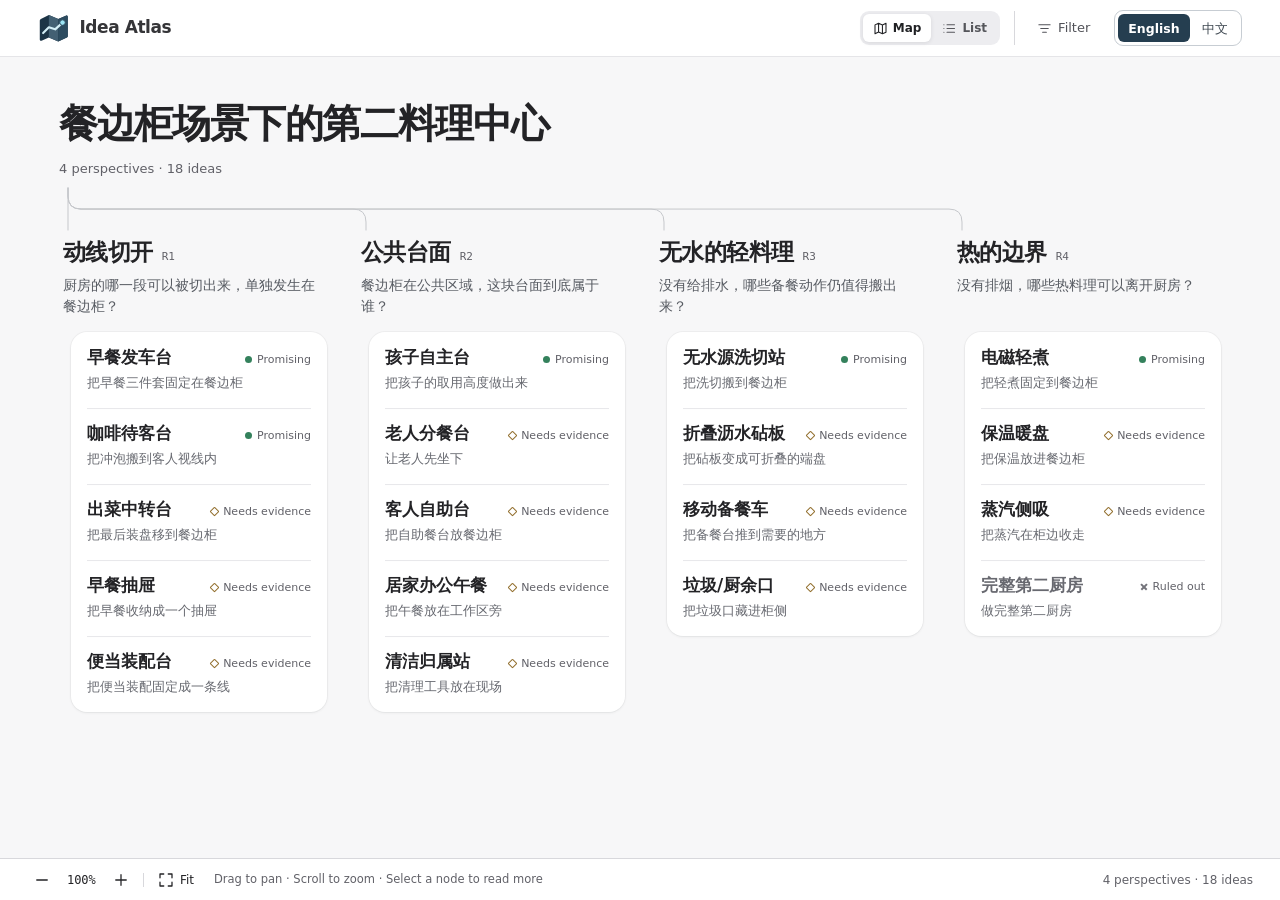
<file: docs/sideboard/zh.html>
<!doctype html>
<html lang="en"><head><meta charset="utf-8"><meta name="viewport" content="width=device-width,initial-scale=1,viewport-fit=cover"><meta name="color-scheme" content="light"><title>Idea Atlas</title><link rel="icon" type="image/svg+xml" href="data:image/svg+xml,%3Csvg%20xmlns%3D%22http%3A%2F%2Fwww.w3.org%2F2000%2Fsvg%22%20viewBox%3D%220%200%2036%2036%22%3E%3Cpath%20fill%3D%22%231c3446%22%20d%3D%22M2%209.6c0-.8.4-1.5%201.2-1.8l9-4.4%2010.6%204.5%208.5-3.7c1-.5%202.2.2%202.2%201.3v21.4c0%20.8-.4%201.4-1.1%201.8l-9.6%204.5-10.6-4.6L4%2032.3c-1%20.5-2-.2-2-1.3Z%22%2F%3E%3Cpath%20fill%3D%22%23436073%22%20d%3D%22M12.2%203.4%2022.8%207.9v25.3l-10.6-4.6Z%22%2F%3E%3Cpath%20fill%3D%22%232d4c60%22%20d%3D%22m22.8%207.9%208.5-3.7c1-.5%202.2.2%202.2%201.3v21.4c0%20.8-.4%201.4-1.1%201.8l-9.6%204.5Z%22%2F%3E%3Cpath%20d%3D%22m5.8%2023.6%206.4-6.4%207.1%202.3%208.3-7.6%22%20fill%3D%22none%22%20stroke%3D%22%23d3eef6%22%20stroke-width%3D%222.45%22%20stroke-linecap%3D%22round%22%20stroke-linejoin%3D%22round%22%2F%3E%3Ccircle%20cx%3D%2227.6%22%20cy%3D%2211.9%22%20r%3D%223.1%22%20fill%3D%22%239ce5f5%22%20stroke%3D%22%232d4c60%22%20stroke-width%3D%221.1%22%2F%3E%3C%2Fsvg%3E">
<style>
*{box-sizing:border-box}
:root { 
  color-scheme:light;
  --ink:#232326; --mute:#616168; --line:#d8d8dc; --paper:#f7f7f8; --sheet:#fff;
  --accent:#0066c6; --accent-light:#eaf3fd; --hover:#ececef; --thread:#a7a7ad;
  --heading:system-ui,-apple-system,BlinkMacSystemFont,"Segoe UI",sans-serif;
  --mono:ui-monospace,"SFMono-Regular",Consolas,monospace;
 }
html,body{height:100%;margin:0;color:var(--ink);font:14px/1.5 var(--heading);-webkit-font-smoothing:antialiased}
body{background:var(--paper)}
button{font:inherit;color:inherit;cursor:pointer}
button:focus-visible,summary:focus-visible,[tabindex]:focus-visible{outline:3px solid var(--accent);outline-offset:3px}
button:disabled{opacity:.4;cursor:default}
[hidden]{display:none!important}
svg.icon{width:18px;height:18px;vertical-align:middle;stroke:currentColor;fill:none;stroke-width:1.7;stroke-linecap:round;stroke-linejoin:round;flex:none}
#app{height:100%;height:100dvh;display:flex;flex-direction:column;overflow:hidden}
.topbar,.foot{flex:none;position:relative;z-index:2}

.topbar{display:flex;align-items:center;gap:14px;height:57px;padding-inline:clamp(16px,3vw,48px);z-index:5;background:#fff;border-bottom:1px solid #e5e5e8}
.brand{display:flex;align-items:center;gap:9px;white-space:nowrap;color:#353538;font-weight:640;font-size:15px;letter-spacing:.01em}
.atlas-mark{width:32px;height:32px;display:block;flex:none}
.mode-switch{display:flex;align-items:center;gap:1px;margin-left:auto;padding:3px;border-radius:9px;background:#ededf0}
.mode-switch button{display:inline-flex;align-items:center;gap:5px;padding:4px 10px;min-height:28px;border:0;border-radius:6px;background:transparent;font-size:12px;font-weight:570;color:#55565b}
.mode-switch i,.filter-trigger i{display:inline-flex}
.mode-switch svg.icon,.filter-trigger svg.icon{height:15px;width:15px}
.mode-switch button[aria-pressed=true]{color:#202124;background:#fff;box-shadow:0 1px 4px #1e1f291a}
.mode-switch button:not([aria-pressed=true]):hover,.filter-trigger:hover{background:#e4e4e8}
.filter-host{position:relative;padding-left:12px;border-left:1px solid var(--line)}
.filter-trigger{display:inline-flex;align-items:center;justify-content:center;gap:6px;min-height:34px;padding:4px 10px;font-size:13px;font-weight:540;border:0;border-radius:8px;color:#515258;background:transparent}
.filter-trigger[aria-expanded=true]{background:var(--hover)}
.filter-trigger.has-filter{color:var(--accent);background:var(--accent-light)}
#filterTotal{font-variant-numeric:tabular-nums;font-size:11px}
.filter-list{position:absolute;right:0;top:calc(100% + 9px);min-width:203px;padding:6px;display:grid;border:1px solid var(--line);border-radius:13px;background:var(--sheet);box-shadow:0 10px 32px #10131a1c,0 2px 6px #10131a0b}
.filter{display:flex;align-items:center;gap:7px;padding:7px 10px;min-height:34px;border:0;border-radius:7px;text-align:left;background:transparent;color:var(--ink);font-size:13px}
.filter:hover{background:var(--hover)}
.filter[aria-pressed=true]{font-weight:620;background:var(--accent-light);color:var(--accent)}
.count{margin-left:auto;font-size:12px;font-variant-numeric:tabular-nums}
.filter-sep{height:1px;margin:5px 9px;background:var(--line)}
.divider{width:1px;height:14px;flex:none;background:var(--line);margin:0 5px}
.statusmark{display:inline-block;width:7px;height:7px;flex:none}
.live{color:var(--mute)}
.mark-live{border-radius:50%;background:#34815c}
.needs-evidence{color:var(--mute)}
.mark-needs-evidence{border:1.65px solid #93702f;transform:rotate(45deg);border-radius:1px}
.killed{color:var(--mute)}
.mark-killed{position:relative;width:8px;height:8px}
.mark-killed:before,.mark-killed:after{content:"";position:absolute;top:3px;left:0;width:8px;height:1.6px;background:#73737a;transform:rotate(45deg)}
.mark-killed:after{transform:rotate(-45deg)}
.mark-variant,.mark-seed,.mark-duplicate{border:1.5px solid #73737a;border-radius:2px}
.surface{flex:1;min-height:0;display:flex;position:relative}
.main{flex:1;min-width:0;position:relative}
.mapview { position:absolute;inset:0;overflow:hidden;touch-action:none;cursor:grab;background:var(--paper) }
.mapview:focus-visible{outline-offset:-4px}
.mapview.drag{cursor:grabbing;user-select:none}
.world{position:absolute;left:0;top:0;transform-origin:0 0;will-change:transform}
.wires{position:absolute;left:0;top:0;overflow:visible;pointer-events:none}

/* The overview has three levels: a document title, section headings, and grouped rows. */
.wire,.active-edge {
  fill:none; stroke:#c5c7cb; stroke-width:1; stroke-linecap:round; stroke-linejoin:round;
  vector-effect:non-scaling-stroke;
}
.active-edge { stroke:#6995bf; stroke-width:1.5 }
.wire.dim { opacity:.38 }
#groups { position:absolute; inset:0; pointer-events:none }
.group-surface {
  position:absolute; border-radius:16px; background:var(--sheet);
  box-shadow:0 1px 3px #161b2710, 0 0 0 1px #161b2709;
}
.node {
  position:absolute; appearance:none; border:0; background:transparent;
  min-width:0; padding:0; text-align:left; cursor:pointer; user-select:none;
  color:var(--ink); overflow-wrap:anywhere;
}
.node:focus-visible { z-index:1; outline-width:2px; outline-offset:2px }
.node.dim { opacity:.38 }
.root-node,.lens-node { display:flex; flex-direction:column; align-items:flex-start; border-radius:6px }
.root-meta,.lens-meta,.idea-title,.badge { display:flex; align-items:center }
.root-node strong {
  order:0; font-size:39px; line-height:1.19; font-weight:730; letter-spacing:-.035em; text-wrap:balance;
}
.root-meta { order:1; gap:10px; margin-top:12px; font-size:13px; font-weight:500; color:var(--mute) }
.lens-node { padding:0 4px; gap:7px }
.lens-meta { width:100%; gap:9px; align-items:baseline }
.lens-meta strong { font-size:23px; line-height:1.3; font-weight:680; letter-spacing:-.025em }
.lens-letter { flex:none; white-space:nowrap; font:500 11px/1.4 var(--mono); color:var(--mute) }
.lens-text { color:#575b62; line-height:1.48; font-size:14px; padding-right:8px }
.root-node:hover strong,.lens-node:hover strong { color:#333d50 }
.idea-node {
  display:flex; flex-direction:column; justify-content:center; gap:4px;
  padding:14px 16px; border-radius:0;
}
.idea-node.first { border-radius:16px 16px 0 0 }
.idea-node.last { border-radius:0 0 16px 16px }
.idea-node.first.last { border-radius:16px }
.idea-node:not(.first)::before {
  content:""; position:absolute; left:16px; right:16px; top:0; height:1px; background:#e7e7ea;
}
.idea-title { width:100%; justify-content:space-between; align-items:baseline; gap:10px }
.idea-title strong { font-size:17px; font-weight:610; line-height:1.38 }
.idea-node .micro { font-size:13px; line-height:1.55; color:#676970 }
.badge { display:inline-flex; flex:none; gap:5px; white-space:nowrap; color:var(--mute); font:12px/1.45 var(--heading) }
.idea-node .badge { font-size:11px }
.idea-node:hover { background:#f0f2f5 }
.idea-node.selected { background:#e7f0fc }
.lens-node.selected strong,.root-node.selected strong { color:#185588 }
.idea-node.killed-card .idea-title strong { color:#686970 }
@media(prefers-contrast:more) {
  .wire { stroke:#81838a }
  .active-edge { stroke:#225e97; stroke-width:2 }
  .idea-node:not(.first)::before { background:#a0a0a4 }
  .node.dim { opacity:1; outline:1px dashed #78797d; outline-offset:-2px }
}
.foot{height:42px;padding:0 clamp(14px,2.1vw,34px);gap:14px;background:#fff;border-top:1px solid var(--line);display:flex;align-items:center;color:var(--mute);font-size:12px}
.zoom-tools{display:flex;align-items:center;gap:2px}
.tool{background:transparent;border:0;display:inline-flex;align-items:center;justify-content:center;gap:5px;border-radius:5px;height:30px;min-width:30px;padding:3px 6px;color:var(--ink);font-size:12px}
.tool:hover{background:var(--hover)}
.tool.percent{font:12px var(--mono);min-width:45px}
.foot-end{margin-left:auto;white-space:nowrap;font-variant-numeric:tabular-nums}
.keyhint{font-size:11.5px}

@media(max-width:820px){
  .topbar{height:52px;gap:9px}
  .foot{gap:8px}.keyhint{display:none}
}
@media(max-width:650px){
  .topbar{height:52px;padding:0 12px}.filter-host{padding-left:6px}.atlas-mark{width:29px;height:29px}.filter-trigger{padding:4px 6px}.filter{min-height:42px}
  .brand{font-size:16px;font-weight:620;color:var(--ink)}
  .mode-switch button{font-size:12px;padding:5px 8px;gap:5px}
  
  .root-node strong{font-size:30px}.lens-meta strong{font-size:21px}.foot{padding:0 9px;height:38px}.foot-end{font-size:11px}
}

.index-view {
  height:100%; overflow:auto; container-type:inline-size; background:#fff;
  padding:24px clamp(16px,4vw,62px) 40px; color:var(--ink);
}
.index-heading, #indexTable { max-width:1360px; margin-inline:auto }
.index-heading { display:flex; align-items:baseline; gap:12px; margin-bottom:18px }
.index-heading h2 { font:720 23px/1.35 var(--heading); letter-spacing:-.025em; margin:0 }
.index-heading span { color:var(--mute); font-size:13px; font-variant-numeric:tabular-nums }
.pa-index { font-size:14px; line-height:1.55; overflow-wrap:anywhere }
.pa-index table { width:100%; border-collapse:separate; border-spacing:0; text-align:left }
.pa-index th,.pa-index td { vertical-align:middle; padding:13px 12px; border:0; border-bottom:1px solid var(--line) }
.pa-index thead th {
  position:sticky; top:-24px; z-index:1; background:var(--paper);
  font-weight:620; color:var(--mute); font-size:12px; padding-block:8px;
}
.pa-index thead th:first-child { border-radius:6px 0 0 0 }
.pa-index thead th:last-child { border-radius:0 6px 0 0 }
.pa-index tbody th { width:29%; font-weight:inherit }
.pa-index .pa-branchcol { width:18% }
.pa-index tbody td:last-child { width:1%; white-space:nowrap }
.pa-indexopen,.pa-cardlink { color:inherit; font:inherit; text-align:left; cursor:pointer }
.pa-indexopen {
  display:flex; align-items:baseline; gap:10px; padding:5px 2px; border:none; background:transparent;
  width:100%; border-radius:3px;
}
.pa-indexopen strong { font-size:15px; line-height:1.45; font-weight:680 }
.pa-id { font:600 11.5px/1.6 var(--mono); color:var(--mute) }
.pa-indexopen .pa-id,.pa-cardlink .pa-id {
  flex:none; font-variant-numeric:tabular-nums; color:var(--mute);
  background:var(--hover); border-radius:4px; padding:1px 5px;
}
.pa-index tr:focus-within,.pa-index tbody tr:hover,.pa-index tbody tr:has([aria-current="true"]) { background:var(--paper) }
.pa-indexopen:hover strong,.pa-indexopen[aria-current="true"] strong { color:var(--accent) }
.pa-branchname { display:inline-flex; align-items:baseline; gap:6px; font-weight:600; font-size:13px }

.pa-indexscene,.pa-cardlink small { display:block; color:var(--mute); line-height:1.5; font-size:12px; font-weight:400 }
.pa-indexscene:not(:empty) { margin-block:2px }
.pa-index .badge,.drawer .badge { font-size:12px }
.pa-empty { padding:24px 0; color:var(--mute); border-top:1px solid var(--line) }
@container (max-width:560px) {
  .pa-index table,.pa-index tbody { display:block }
  .pa-index thead { position:absolute; width:1px; height:1px; overflow:hidden; clip-path:inset(50%) }
  .pa-index tbody tr { display:grid; grid-template-columns:minmax(0,1fr) auto; gap:3px 10px; padding:14px 2px; border-bottom:1px solid var(--line) }
  .pa-index tbody th,.pa-index tbody td,.pa-index .pa-branchcol,.pa-index tbody td:last-child { border:0; min-width:0; width:auto; padding:0 }
  .pa-index tbody th { grid-area:1/1 }
  .pa-index tbody .pa-branchcol { grid-area:2/1 /3/-1; padding-block:0 3px }
  .pa-index tbody td:nth-child(3) { grid-area:3/1 /4/-1; font-size:14px }
  .pa-index tbody td:last-child { grid-area:1/2; align-self:center }
  .pa-indexopen { gap:6px }
  .pa-branchname { font-size:12px }
}
.drawer {
  width:clamp(345px,31vw,465px); min-height:0; flex:none; display:flex; flex-direction:column;
  z-index:3; background:#fff; color:var(--ink); border-left:1px solid var(--line);
}
.drawer-head {
  flex:none; padding:14px 23px 17px; border-bottom:1px solid var(--line);
  background:var(--sheet); position:relative; overflow-wrap:anywhere;
}

.drawer-top { display:flex; align-items:center; justify-content:space-between; gap:10px }
.drawer-k { font-size:12px; color:var(--mute); line-height:1.5 }

.drawer-head h2 { font:680 30px/1.3 var(--heading);margin:13px 0 2px;letter-spacing:-.025em }
.close-btn { display:grid;place-items:center;flex:none;width:32px;height:32px;border:0;border-radius:50%;color:var(--mute);background:var(--hover) }
.close-btn:hover { background:var(--line) }
.drawer-body { flex:auto; min-height:0; padding:17px 23px 36px; overflow:auto; overscroll-behavior:contain }
.pa-detail { font-size:14px; line-height:1.65; overflow-wrap:anywhere }
.pa-muted { color:var(--mute); font-size:13px; margin:8px 0 14px }
.pa-question { font-size:16px; font-weight:620; line-height:1.65; margin:12px 0 18px; color:var(--ink) }
.pa-section + .pa-section,.pa-fields + .pa-section { margin-top:24px }
.pa-detail h3 { display:flex;align-items:center;gap:8px;margin:0;padding-block:6px;border-bottom:1px solid var(--line);font:660 15px/1.5 var(--heading);color:var(--ink) }
.pa-detail h3 .pa-id { color:var(--mute); font-size:11px }
.pa-fields { width:100%; border-collapse:collapse; text-align:left; table-layout:fixed }
.pa-fields th,.pa-fields td { padding:8px 0; border-bottom:1px solid var(--line); vertical-align:top }
.pa-fields th { width:6.4em; padding-right:12px; font-size:12px; font-weight:520; color:var(--mute) }
.pa-fields td { line-height:1.65 }

.pa-links { display:grid }
.pa-cardlink {
  display:grid; grid-template-columns:auto minmax(0,1fr) auto; align-items:baseline; gap:9px; width:100%;
  border:0; border-bottom:1px solid var(--line); background:transparent; padding:12px 2px;
}
.pa-cardlink:hover { background:var(--paper) }
.pa-cardlink strong { display:block; font-weight:640 }
.pa-cardlink small { margin-top:2px }
.pa-open-icon { color:var(--mute); font-size:14px }
@media(max-width:820px) { .drawer { width:330px } }
@media(max-width:650px) {
  .index-view { padding:16px 14px 28px }
  .index-heading { margin-bottom:8px }
  .index-heading h2 { font-size:20px }
  .drawer { position:absolute; inset:0 0 0 auto; width:min(100%,415px); box-shadow:-6px 0 18px #00000010 }
  .drawer-head { padding:12px 16px }
  .drawer-head h2 { font-size:26px }
  .filter-host .filter-list{max-width:calc(100vw - 24px);max-height:calc(100dvh - 70px);overflow:auto}

  .drawer-body { padding:15px 16px 32px }
  .close-btn { width:38px; height:38px }
}
/* The card reader has its own scrolling document. The map and branch inspectors stay independent. */
.drawer.card-open {
  --reader-pad:clamp(24px,2.65vw,42px);
  --reader-line:#e6e6e9;
  --reader-muted:#64656b;
  --reader-ink:#222326;
  width:clamp(430px,39vw,584px);
  background:#fff; color:var(--reader-ink); border-left:1px solid #dbdbdf;
}
.card-open .drawer-head { padding:9px var(--reader-pad) 7px; border:0; background:#fff; }
.card-open .drawer-top { min-height:32px; }
.card-open #drawerPath {
  display:flex; align-items:center; flex-wrap:nowrap; gap:7px; min-width:0;
  line-height:1.35; font-size:12.5px; color:var(--reader-muted);
}
.card-open .crumb-link {
  appearance:none; border:0; padding:5px 0; background:none; color:inherit; font:inherit;
  min-width:0; overflow:hidden; text-overflow:ellipsis; white-space:nowrap;
}
.card-open .crumb-link:hover { text-decoration:underline; text-underline-offset:3px; }
.card-open .crumb-sep { color:#93949b; }
.card-open .card-code { flex:none; letter-spacing:.03em; font-variant-numeric:tabular-nums; }
.card-open .compact-title { display:none; }
.card-open.scrolled .compact-title {
  display:inline; overflow:hidden; white-space:nowrap; text-overflow:ellipsis;
  color:var(--reader-ink); font-weight:620;
}
.card-open .close-btn { width:30px; height:30px; background:#f1f1f3; }
.card-open .close-btn:hover { background:#e7e7ea; }
.card-open .close-btn .icon { width:15px; height:15px; }
.card-open .drawer-body {
  padding:0; min-width:0; scrollbar-gutter:stable; scroll-padding-top:52px;
  overflow-x:hidden; overflow-y:auto; overflow-wrap:anywhere;
}
.card-open .card-hero { padding:12px var(--reader-pad) 18px; }
.card-open #drawerTitle {
  font:720 clamp(30px,2.5vw,37px)/1.2 var(--heading);
  margin:0; letter-spacing:-.025em; text-wrap:balance;
}
.card-open .card-promise { margin:7px 0 0; font-size:17px; line-height:1.5; color:#505158; }
.card-open .card-meta {
  display:flex; align-items:center; flex-wrap:wrap; gap:5px 12px;
  font-size:12px; color:var(--reader-muted); margin-top:13px;
}
.card-open .card-meta .badge { font-size:12px; }
.card-open .card-tabs {
  position:sticky; top:0; z-index:2; display:flex; align-items:stretch; gap:clamp(16px,2.5vw,30px);
  padding:0 var(--reader-pad); background:#fff; box-shadow:inset 0 -1px var(--reader-line);
}
.card-open .card-tabs button {
  position:relative; min-height:44px; display:inline-flex; align-items:center; gap:6px; white-space:nowrap;
  padding:4px 1px; border:0; background:transparent; font-size:14px; color:var(--reader-muted); font-weight:550;
}
.card-open .card-tabs button[aria-selected="true"] { color:var(--reader-ink); font-weight:680; }
.card-open .card-tabs button[aria-selected="true"]::after {
  content:""; position:absolute; inset:auto 0 0; height:2px; background:currentColor; border-radius:2px;
}
.card-open .tab-count { font-size:11px; color:var(--reader-muted); font-variant-numeric:tabular-nums; }
.card-open .card-pane { padding:24px var(--reader-pad) 42px; font-size:15px; line-height:1.7; }
.card-open .reading-section,.card-open .decision-summary,.card-open .reading-context { margin:0 0 24px; }
.card-open .reading-section h3 {
  margin:0 0 8px; color:var(--reader-muted); font-size:12.5px; line-height:1.45; font-weight:620;
}
.card-open .reading-section p,.card-open .fold-body p { margin:5px 0 0; }
.card-open .reading-section .reading-headline,.card-open .reading-lead {
  margin:0 0 7px; color:var(--reader-ink); font-weight:640; font-size:19px; line-height:1.5; letter-spacing:-.015em;
}
.card-open .reading-section p:not(.reading-headline),.card-open .fold-body { color:#45464b; }
.card-open .reading-context {
  padding:15px 18px; border-radius:12px; background:#f5f5f7;
}
.card-open .context-main { margin:0; color:var(--reader-ink); font-size:15px; font-weight:610; }
.card-open .context-time { font-size:13px; color:var(--reader-muted); }
.card-open .reading-context p { margin:6px 0 0; }
.card-open .reading-fields,.card-open .measure-list { margin:0; }
.card-open .reading-fields > div,.card-open .measure-list > div {
  display:grid; grid-template-columns:minmax(4em,5em) minmax(0,1fr); column-gap:16px; padding:8px 0;
}
.card-open .reading-fields dt,.card-open .measure-list dt { color:var(--reader-muted); font-size:13px; padding-top:1px; }
.card-open .reading-fields dd,.card-open .measure-list dd { margin:0; }
.card-open .measure-list > div + div { border-top:1px solid var(--reader-line); }
.card-open .reading-fold { border-top:1px solid var(--reader-line); }
.card-open .reading-fold > summary,.card-open .round-basis > summary {
  display:flex; align-items:center; gap:8px; cursor:pointer; list-style:none; color:var(--reader-ink);
}
.card-open summary::-webkit-details-marker { display:none; }
.card-open .reading-fold > summary { min-height:44px; justify-content:space-between; padding:9px 2px 9px 0; font-size:14px; font-weight:590; }
.card-open .reading-fold > summary::after,.card-open .round-basis > summary::before {
  content:""; width:6px; height:6px; flex:none;
  border-right:1.5px solid currentColor; border-bottom:1.5px solid currentColor;
  transform:rotate(-45deg); color:var(--reader-muted);
}
.card-open .reading-fold[open] > summary::after,.card-open .round-basis[open] > summary::before { transform:rotate(45deg); }
.card-open .reading-fold .fold-body { padding:2px 0 16px; font-size:14px; line-height:1.75; }
.card-open .decision-summary { padding:17px 20px 18px; border-radius:13px; background:#f3f5f7; }
.card-open .decision-summary small { display:block; color:var(--reader-muted); font-size:12px; font-weight:580; }
.card-open .decision-summary strong { display:block; margin-top:4px; font-size:21px; line-height:1.45; letter-spacing:-.02em; font-weight:660; }
.card-open .decision-summary p { margin:5px 0 0; font-size:15px; line-height:1.65; color:#44464b; }
.card-open .round-list { margin:0; padding:0; list-style:none; }
.card-open .round {
  display:grid; grid-template-columns:22px minmax(0,1fr); gap:10px;
  padding:16px 0 13px; border-top:1px solid var(--reader-line);
}
.card-open .round-no { color:var(--reader-muted); font:540 12px/1.65 var(--mono); padding-top:3px; }
.card-open .round-body h4 { margin:0; font-size:16px; font-weight:640; line-height:1.5; }
.card-open .round-body .round-result { margin:6px 0 2px; font-size:14px; line-height:1.65; color:#44464b; }
.card-open .round-basis > summary { width:fit-content; min-height:34px; padding:2px 4px; font-size:13px; color:var(--reader-muted); }
.card-open .round-basis > summary::before { width:5px; height:5px; }
.card-open .round-basis .fold-body { padding:3px 0 8px; font-size:14px; line-height:1.7; }
@media(max-width:700px) {
  .drawer.card-open { --reader-pad:clamp(18px,5.5vw,32px); position:fixed; inset:0; z-index:8; width:100%; box-shadow:none; border:0; }
  .card-open .drawer-head { padding-block:3px; }
  .card-open .close-btn { width:40px; height:40px; }
  .card-open .card-hero { padding-top:8px; padding-bottom:14px; }
  .card-open #drawerTitle { font-size:30px; }
  .card-open .card-meta { margin-top:9px; }
  .card-open .card-pane { padding-block:19px 30px; }
  .card-open .round-basis > summary { min-height:42px; }
}
@media(prefers-contrast:more) {
  .drawer.card-open { --reader-muted:#46474d; --reader-line:#9d9fa6; }
  .card-open .card-tabs button[aria-selected="true"]::after { height:3px; }
}

.card-open .record-empty { color:var(--reader-muted);font-size:13px }

/* Language choice remains visible in the narrow-screen, full-page inspector. */
.brand { gap:9px; font-size:17px; font-weight:660; letter-spacing:-.025em }
.language-switch {
  display:inline-flex; align-items:center; flex:none; padding:3px; gap:2px;
  border:1px solid #c7cdd3; border-radius:9px; background:#fff;
}
.language-switch button {
  border:0; border-radius:6px; padding:5px 10px; min-height:28px;
  background:transparent; color:#404a53; font:590 12.5px/1.2 var(--heading); white-space:nowrap;
}
.language-switch button:hover { background:#eaf0f4 }
.language-switch button[aria-pressed=true] { background:#253e50; color:#fff }
.drawer-top .language-switch { display:none }
html[lang="en"] .card-open .reading-fields > div,html[lang="en"] .card-open .measure-list > div {
  grid-template-columns:minmax(5em,7em) minmax(0,1fr);
}
@media(max-width:700px) {
  .topbar { display:grid; grid-template-columns:minmax(0,1fr) auto; grid-template-rows:auto auto;
    gap:3px 8px; height:auto; padding:7px 14px 6px }
  .brand { grid-area:1/1; font-size:16px }
  .topbar > .language-switch { grid-area:1/2; justify-self:end }
  .mode-switch { grid-area:2/1; justify-self:start; margin:0 }
  .filter-host { grid-area:2/2; justify-self:end; padding:0; border:0; max-width:100% }
  .filter-trigger { font-size:12px; min-height:32px }
  .card-open .drawer-top .language-switch {display:inline-flex;margin-left:auto}
  .card-open .drawer-top { gap:7px }
  .card-open #drawerPath {flex:1}
  .card-open .close-btn {flex:none}
  .card-open .language-switch button {min-height:29px;padding:4px 7px}
}
@media(max-width:410px) {
  html[lang="en"] .foot { gap:5px }
  html[lang="en"] .foot-end { font-size:10.5px; white-space:normal; text-align:right }
  .language-switch button { padding:5px 8px }
}
</style></head><body><div id="app">
<header class="topbar">
  <div class="brand"><svg class="atlas-mark" aria-hidden="true" xmlns="http://www.w3.org/2000/svg" viewBox="0 0 36 36"><path fill="#1c3446" d="M2 9.6c0-.8.4-1.5 1.2-1.8l9-4.4 10.6 4.5 8.5-3.7c1-.5 2.2.2 2.2 1.3v21.4c0 .8-.4 1.4-1.1 1.8l-9.6 4.5-10.6-4.6L4 32.3c-1 .5-2-.2-2-1.3Z"/><path fill="#436073" d="M12.2 3.4 22.8 7.9v25.3l-10.6-4.6Z"/><path fill="#2d4c60" d="m22.8 7.9 8.5-3.7c1-.5 2.2.2 2.2 1.3v21.4c0 .8-.4 1.4-1.1 1.8l-9.6 4.5Z"/><path d="m5.8 23.6 6.4-6.4 7.1 2.3 8.3-7.6" fill="none" stroke="#d3eef6" stroke-width="2.45" stroke-linecap="round" stroke-linejoin="round"/><circle cx="27.6" cy="11.9" r="3.1" fill="#9ce5f5" stroke="#2d4c60" stroke-width="1.1"/></svg><span id="brandName">Idea Atlas</span></div>
  <nav class="mode-switch" aria-label="View" data-aria-en="View" data-aria-zh="阅读视图">
    <button type="button" id="modeMap" aria-pressed="true"><i data-icon="tree"></i><span data-copy-en="Map" data-copy-zh="地图">Map</span></button>
    <button type="button" id="modeIndex" aria-pressed="false"><i data-icon="list"></i><span data-copy-en="List" data-copy-zh="清单">List</span></button>
  </nav>
  <div class="filter-host" id="filterHost">
    <button type="button" class="filter-trigger" id="filterTrigger" aria-controls="filters" aria-expanded="false"><i data-icon="filter"></i><span id="filterLabel"><span data-copy-en="Filter" data-copy-zh="筛选">Filter</span></span><span id="filterTotal" hidden></span></button>
    <div id="filters" class="filter-list" role="group" aria-label="Filter ideas" data-aria-en="Filter ideas" data-aria-zh="筛选方向" hidden></div>
  </div>
  <div class="language-switch" role="group" aria-label="Language"><button type="button" lang="en" data-language="en">English</button><button type="button" lang="zh-CN" data-language="zh">中文</button></div>
</header>
<main class="surface"><div class="main"><div class="mapview" id="mapView" tabindex="0" aria-label="Idea map. Use arrow keys to pan, plus and minus to zoom, and Tab to move between nodes." data-aria-en="Idea map. Use arrow keys to pan, plus and minus to zoom, and Tab to move between nodes." data-aria-zh="探索画布，使用方向键平移，加减键缩放，Tab 选择节点"><div class="world" id="world"><div id="groups" aria-hidden="true"></div><svg id="wires" class="wires" aria-hidden="true"></svg><div id="nodes"></div></div></div><section class="index-view" id="indexView" hidden><div class="index-heading"><h2><span data-copy-en="Idea list" data-copy-zh="点子清单">Idea list</span></h2><span id="indexCount"></span></div><div id="indexTable"></div></section></div>
<aside class="drawer" id="drawer" aria-labelledby="drawerTitle" hidden><div class="drawer-head"><div class="drawer-top"><span class="drawer-k" id="drawerPath"></span><div class="language-switch" role="group" aria-label="Language"><button type="button" lang="en" data-language="en">English</button><button type="button" lang="zh-CN" data-language="zh">中文</button></div><button id="closeDrawer" class="close-btn" aria-label="Close details" data-aria-en="Close details" data-aria-zh="关闭详情"><i data-icon="close"></i></button></div><h2 id="drawerTitle"></h2></div><div id="drawerBody" class="drawer-body"></div></aside></main>
<footer class="foot"><div class="zoom-tools" id="zoomTools"><button class="tool" id="zoomOut" aria-label="Zoom out" data-aria-en="Zoom out" data-aria-zh="缩小"><i data-icon="minus"></i></button><button class="tool percent" id="actual" title="Reset to 100% zoom" data-title-en="Reset to 100% zoom" data-title-zh="恢复 100% 缩放">100%</button><button class="tool" id="zoomIn" aria-label="Zoom in" data-aria-en="Zoom in" data-aria-zh="放大"><i data-icon="plus"></i></button><span class="divider"></span><button class="tool" id="fit" title="Fit the entire map to the window" data-title-en="Fit the entire map to the window" data-title-zh="居中显示完整画布"><i data-icon="fit"></i><span data-copy-en="Fit" data-copy-zh="全图">Fit</span></button></div><span class="keyhint" id="keyHint"><span data-copy-en="Drag to pan · Scroll to zoom · Select a node to read more" data-copy-zh="拖动平移 · 滚轮缩放 · 点击节点查看详情">Drag to pan · Scroll to zoom · Select a node to read more</span></span><span class="foot-end" id="readout" aria-live="polite"></span></footer></div>
<script type="application/json" id="atlasData">{"project":{"title":"餐边柜场景下的第二料理中心","subtitle":"不是第二个厨房，是把一条轻料理动线切到餐厅"},"readings":{"R1":{"name":"动线切开","q":"厨房的哪一段可以被切出来，单独发生在餐边柜？","premise":"第二料理中心不是第二间厨房，而是把一条完整动线里最独立的一段（早餐、冲泡、出菜、便当）切到餐厅。","audience":"早餐/带饭/待客频繁、厨房早高峰拥堵的家庭。","check":"记录一周从厨房到餐桌的往返次数；问哪一段最希望‘不用回厨房’。"},"R2":{"name":"公共台面","q":"餐边柜在公共区域，这块台面到底属于谁？","premise":"餐边柜不是私人厨房台面；孩子、老人、客人、居家办公者都会用，清洁责任也不清。","audience":"与家人/客人共用餐厅的人。","check":"观察一周谁最常站在餐边柜前，谁最后清理。"},"R3":{"name":"无水的轻料理","q":"没有给排水，哪些备餐动作仍值得搬出来？","premise":"餐边柜不能接水管；可洗切/沥水/垃圾收集必须用无水源模块，或者干脆不做。","audience":"精装房/租房/不能改水路的家庭。","check":"用两个水桶+沥水盆在餐边柜做一次两人份备餐，记录换水/清洁时间。"},"R4":{"name":"热的边界","q":"没有排烟，哪些热料理可以离开厨房？","premise":"餐边柜可做电磁加热/保温/组装，不做爆炒/油炸；蒸汽要有去处，否则柜体先坏。","audience":"想在餐厅煮火锅/热菜但不想油烟的人。","check":"用便携电磁炉在餐桌煮一次火锅；测蒸汽、气味、插座和台面温度。"}},"cards":{"A01":{"id":"A01","reading":"R1","title":"早餐发车台","family":"morning launch","status":"live","promise":"早餐不再穿过厨房","role":"双职工/有学龄儿童的家庭","occasion":"工作日 7:00–7:30","freq":"每周 5 天","current":"面包机、热水壶、碗盘都在厨房；早餐端来端去","relationship":"夫妻/孩子；早上同时出门","sub":"厨房台面+餐桌；免费但拥挤","gap":"厨房早高峰只有一条台面，餐桌被书包/电脑占","mechanism":"40cm 台面集成面包机/热水壶/碗盘+可拆屑盘；插座上翻","action":"把早餐三件套固定在餐边柜","how":"前晚摆好；早上按键；托盘直接上桌","proof":"拟：5 分钟内完成；每周 ≥4 次；台面占用 ≤60cm","tradeoff":"面包屑/蒸汽/占台面","kill":"2 周内 5 家庭中 3 家恢复在厨房做早餐，或台面每天需擦 \u003e2 次","insight":"‘第二料理中心’最先成立的，可能不是做菜，而是把早餐从厨房早高峰里切出来。","evidence":"yellow","evidenceNotes":"U1 用户只给了题目，没有给家庭样本；早餐拥堵是假设，需 5 家庭观察。","statusReason":"结构成立；需求频次未验证。","short":{"rank":1,"why":"最高频、最轻油、最符合 40cm 台面","risk":"面包屑/蒸汽/清洁","test":"5 家庭 × 2 周早餐记录"},"claim":"对双职工/有学龄儿童的家庭来说，在工作日 7:00–7:30，他们现在面包机、热水壶、碗盘都在厨房；早餐端来端去；现有替代是厨房台面+餐桌；免费但拥挤，代价是厨房早高峰只有一条台面，餐桌被书包/电脑占。这个方案用40cm 台面集成面包机/热水壶/碗盘+可拆屑盘；插座上翻，承诺“早餐不再穿过厨房”，以拟：5 分钟内完成；每周 ≥4 次；台面占用 ≤60cm为目标，代价是面包屑/蒸汽/占台面。"},"A02":{"id":"A02","reading":"R1","title":"咖啡待客台","family":"coffee host","status":"live","promise":"客人不用等主人","role":"爱喝咖啡/茶、常在家待客的人","occasion":"周末下午/朋友来访","freq":"每周 2–4 次","current":"咖啡机在厨房；客人来了主人跑进跑出","relationship":"主人/客人；客厅与餐厅","sub":"厨房咖啡机+托盘；免费但动线断","gap":"待客时主人离开客厅，第一杯要等 5–10 分钟","mechanism":"45cm 台面+咖啡机/热水壶/杯具+带盖小水箱；不接水管","action":"把冲泡搬到客人视线内","how":"客人坐下；主人侧身操作；3 分钟出杯","proof":"拟：3 分钟出 4 杯；每周 ≥2 次；主人离桌 ≤1 次","tradeoff":"水箱/清洗/占台面","kill":"2 周内水箱发霉或每周清洗 \u003e2 次，或客人更愿意去厨房","insight":"待客时最贵的不是咖啡，是主人离开客厅的那 5 分钟。","evidence":"yellow","evidenceNotes":"U1 未提供待客频率；水箱/清洗是假设；需 1 次 6 人下午茶。","statusReason":"场景成立；清洁/水路未验证。","short":{"rank":2,"why":"待客可见、轻油、易演示","risk":"水箱发霉/清洗","test":"1 次 6 人下午茶，计时+清洗"},"claim":"对爱喝咖啡/茶、常在家待客的人来说，在周末下午/朋友来访，他们现在咖啡机在厨房；客人来了主人跑进跑出；现有替代是厨房咖啡机+托盘；免费但动线断，代价是待客时主人离开客厅，第一杯要等 5–10 分钟。这个方案用45cm 台面+咖啡机/热水壶/杯具+带盖小水箱；不接水管，承诺“客人不用等主人”，以拟：3 分钟出 4 杯；每周 ≥2 次；主人离桌 ≤1 次为目标，代价是水箱/清洗/占台面。"},"A03":{"id":"A03","reading":"R1","title":"出菜中转台","family":"plating pass","status":"needs-evidence","promise":"最后 1 米不回头","role":"常做多道菜、在家请客的人","occasion":"晚餐前 30 分钟","freq":"每周 2–3 次","current":"菜在厨房装盘，再端到餐桌","relationship":"主人/客人","sub":"厨房台面+餐桌；免费但来回走","gap":"餐边柜没有足够大的耐热摆盘面","mechanism":"90cm 高、耐热台面+托盘+保温灯+隐藏垃圾口","action":"把最后装盘移到餐边柜","how":"厨房出菜；餐边柜装盘；直接上桌","proof":"拟：少走 2 趟；台面 ≥100×40cm；热盘不烫坏饰面","tradeoff":"耐热/深度/清洁","kill":"2 周内热盘留下烫痕，或台面放不下两个菜盘","insight":"餐边柜的空位，可能是厨房到餐桌之间的最后 1 米。","evidence":"grey","evidenceNotes":"U1 未提供请客频率；耐热/尺寸是假设；需纸板模型+热盘测试。","statusReason":"场景成立；材料未验证。","short":{"rank":6,"why":"把‘第二中心’落在出菜动线","risk":"耐热/尺寸","test":"纸板模型+热盘 2 周"},"claim":"对常做多道菜、在家请客的人来说，在晚餐前 30 分钟，他们现在菜在厨房装盘，再端到餐桌；现有替代是厨房台面+餐桌；免费但来回走，代价是餐边柜没有足够大的耐热摆盘面。这个方案用90cm 高、耐热台面+托盘+保温灯+隐藏垃圾口，承诺“最后 1 米不回头”，以拟：少走 2 趟；台面 ≥100×40cm；热盘不烫坏饰面为目标，代价是耐热/深度/清洁。"},"A04":{"id":"A04","reading":"R1","title":"早餐抽屉","family":"breakfast drawer","status":"needs-evidence","promise":"拉开就是早餐","role":"早上不想摆台面的人","occasion":"工作日早晨","freq":"每周 5 天","current":"碗/麦片/果酱分散在厨房柜子","relationship":"自己/孩子","sub":"厨房柜+餐桌；免费但分散","gap":"每天重复拿取/收纳，台面仍被占","mechanism":"40cm 抽拉抽屉：碗/麦片/果酱/勺一层；上层小家电","action":"把早餐收纳成一个抽屉","how":"拉出；取碗；冲麦片；推回","proof":"拟：30 秒取齐；每天使用 ≥4 次","tradeoff":"承重/防潮/价格","kill":"2 周内抽屉导轨变形或食物受潮","insight":"早餐的摩擦不只在做，还在‘每天把同一套东西拿出来再放回去’。","evidence":"grey","evidenceNotes":"U1 未提供收纳行为；导轨/防潮是假设；需 1 个抽屉样机。","statusReason":"结构简单；行为未验证。","short":null,"claim":"对早上不想摆台面的人来说，在工作日早晨，他们现在碗/麦片/果酱分散在厨房柜子；现有替代是厨房柜+餐桌；免费但分散，代价是每天重复拿取/收纳，台面仍被占。这个方案用40cm 抽拉抽屉：碗/麦片/果酱/勺一层；上层小家电，承诺“拉开就是早餐”，以拟：30 秒取齐；每天使用 ≥4 次为目标，代价是承重/防潮/价格。"},"A05":{"id":"A05","reading":"R1","title":"便当装配台","family":"lunch assembly","status":"needs-evidence","promise":"早上 3 分钟装好","role":"带饭上班/上学的人","occasion":"工作日 7:00–7:30","freq":"每周 5 天","current":"便在厨房台面装；和早餐争台面","relationship":"自己/孩子","sub":"厨房台面+餐桌；免费但拥挤","gap":"便当盒/配菜/餐具分散；装完还要收","mechanism":"40cm 台面+便当盒/配菜抽屉+小砧板+垃圾桶","action":"把便当装配固定成一条线","how":"前晚备菜；早上按顺序装；盒盖/袋子一处取","proof":"拟：3 分钟装好；每周 ≥4 次","tradeoff":"清洁/占台面/冰箱距离","kill":"2 周内因取食材往返冰箱 \u003e3 次/天，或台面不够","insight":"便当是‘第二料理中心’里最容易被忽略的高频装配动作。","evidence":"grey","evidenceNotes":"U1 未提供带饭习惯；动线是假设；需 5 人 2 周记录。","statusReason":"场景成立；频次未验证。","short":null,"claim":"对带饭上班/上学的人来说，在工作日 7:00–7:30，他们现在便在厨房台面装；和早餐争台面；现有替代是厨房台面+餐桌；免费但拥挤，代价是便当盒/配菜/餐具分散；装完还要收。这个方案用40cm 台面+便当盒/配菜抽屉+小砧板+垃圾桶，承诺“早上 3 分钟装好”，以拟：3 分钟装好；每周 ≥4 次为目标，代价是清洁/占台面/冰箱距离。"},"B01":{"id":"B01","reading":"R2","title":"孩子自主台","family":"kid self-serve","status":"live","promise":"孩子自己拿，不用喊妈","role":"有 4–10 岁孩子的家庭","occasion":"放学后/周末早餐","freq":"每周 4–5 次","current":"孩子够不到厨房台面；家长代拿","relationship":"孩子/家长","sub":"厨房高台面+家长；免费但依赖成人","gap":"餐边柜高度适合孩子，但没有安全/易取分区","mechanism":"90cm 台面下层放水杯/水果/餐具；防翻杯/圆角；上层锁柜","action":"把孩子的取用高度做出来","how":"孩子自己拿杯/水果；家长只补货","proof":"拟：孩子独立取用 ≥4 次/周；无烫伤/打翻","tradeoff":"安全/收纳/外观","kill":"2 周内打翻 \u003e2 次，或孩子仍只找家长","insight":"餐边柜的公共性，最先被孩子检验：够不够得到、能不能自己收。","evidence":"yellow","evidenceNotes":"U1 未提供孩子年龄；安全高度是假设；需 3 家庭观察。","statusReason":"场景成立；安全未验证。","short":{"rank":4,"why":"公共台面里最明确的行为差异","risk":"安全/打翻","test":"3 家庭 × 2 周观察"},"claim":"对有 4–10 岁孩子的家庭来说，在放学后/周末早餐，他们现在孩子够不到厨房台面；家长代拿；现有替代是厨房高台面+家长；免费但依赖成人，代价是餐边柜高度适合孩子，但没有安全/易取分区。这个方案用90cm 台面下层放水杯/水果/餐具；防翻杯/圆角；上层锁柜，承诺“孩子自己拿，不用喊妈”，以拟：孩子独立取用 ≥4 次/周；无烫伤/打翻为目标，代价是安全/收纳/外观。"},"B02":{"id":"B02","reading":"R2","title":"老人分餐台","family":"elderly plating","status":"needs-evidence","promise":"少走几步，先吃上","role":"与老人同住、需要分餐/软食的家庭","occasion":"午餐/晚餐","freq":"每天","current":"老人在厨房等热饭；端到房间","relationship":"老人/照护者","sub":"厨房+微波炉；免费但动线长","gap":"老人走动慢；烫伤/等饭","mechanism":"保温抽屉+软食餐盘+一键加热；台面高度 85cm","action":"让老人先坐下","how":"餐边柜取餐；保温；端到桌","proof":"拟：5 分钟出餐；不烫手；每周 ≥5 次","tradeoff":"安全/清洁/容量","kill":"2 周内发生烫伤/洒漏，或老人不愿用","insight":"老人需要的不是‘第二厨房’，是‘不用走、不用等’。","evidence":"grey","evidenceNotes":"U1 未提供老人状况；安全是假设；需 1 户 2 周。","statusReason":"场景成立；安全未验证。","short":null,"claim":"对与老人同住、需要分餐/软食的家庭来说，在午餐/晚餐，他们现在老人在厨房等热饭；端到房间；现有替代是厨房+微波炉；免费但动线长，代价是老人走动慢；烫伤/等饭。这个方案用保温抽屉+软食餐盘+一键加热；台面高度 85cm，承诺“少走几步，先吃上”，以拟：5 分钟出餐；不烫手；每周 ≥5 次为目标，代价是安全/清洁/容量。"},"B03":{"id":"B03","reading":"R2","title":"客人自助台","family":"guest buffet","status":"needs-evidence","promise":"客人不進厨房","role":"常在家聚会/请客的人","occasion":"周末聚会 2–3 小时","freq":"每月 1–2 次","current":"菜放厨房，客人不好意思进；主人来回端","relationship":"主人/客人","sub":"厨房+餐桌；免费但主人累","gap":"客人不知道在哪拿；主人服务全场","mechanism":"餐边柜做自助：盘/夹/饮料/垃圾口；动线单向","action":"把自助餐台放餐边柜","how":"客人排队取；主人只补菜；垃圾口隐藏","proof":"拟：主人补菜 ≤2 次；客人自主取 ≥80%","tradeoff":"保温/占台面/清洁","kill":"2 周内客人仍进厨房，或台面放不下 6 人份","insight":"请客时餐边柜不是储物柜，是让客人不進厨房的缓冲区。","evidence":"grey","evidenceNotes":"U1 未提供聚会频率；自助动线是假设；需 1 次 8 人聚会。","statusReason":"场景成立；容量未验证。","short":null,"claim":"对常在家聚会/请客的人来说，在周末聚会 2–3 小时，他们现在菜放厨房，客人不好意思进；主人来回端；现有替代是厨房+餐桌；免费但主人累，代价是客人不知道在哪拿；主人服务全场。这个方案用餐边柜做自助：盘/夹/饮料/垃圾口；动线单向，承诺“客人不進厨房”，以拟：主人补菜 ≤2 次；客人自主取 ≥80%为目标，代价是保温/占台面/清洁。"},"B04":{"id":"B04","reading":"R2","title":"居家办公午餐","family":"wfh lunch","status":"needs-evidence","promise":"12 点不排队","role":"在家办公、午休短的人","occasion":"工作日 12:00–12:30","freq":"每周 5 天","current":"去厨房做/点外卖；和家务争台面","relationship":"自己/家人","sub":"厨房/外卖；免费但打断工作","gap":"午休短；厨房远；气味/声音","mechanism":"餐边柜放热水壶/三明治机/碗盘；一条 5 分钟午餐线","action":"把午餐放在工作区旁","how":"11:55 按键；12:00 吃；12:15 回桌","proof":"拟：5 分钟；每周 ≥4 次；不弄脏工作区","tradeoff":"气味/噪音/占台面","kill":"2 周内三明治机油烟触发家人抱怨，或仍点外卖 \u003e3 次/周","insight":"居家办公的‘第二料理中心’，是减少一次厨房往返。","evidence":"grey","evidenceNotes":"U1 未提供 WFH 比例；气味是假设；需 5 人 2 周。","statusReason":"场景成立；气味未验证。","short":null,"claim":"对在家办公、午休短的人来说，在工作日 12:00–12:30，他们现在去厨房做/点外卖；和家务争台面；现有替代是厨房/外卖；免费但打断工作，代价是午休短；厨房远；气味/声音。这个方案用餐边柜放热水壶/三明治机/碗盘；一条 5 分钟午餐线，承诺“12 点不排队”，以拟：5 分钟；每周 ≥4 次；不弄脏工作区为目标，代价是气味/噪音/占台面。"},"B05":{"id":"B05","reading":"R2","title":"清洁归属站","family":"cleanup caddy","status":"needs-evidence","promise":"谁最后吃，谁收","role":"多人共用餐厅、饭后清理扯皮的家庭","occasion":"晚餐后 10 分钟","freq":"每天","current":"碗盘堆水槽/餐桌；没人认领","relationship":"全家/客人","sub":"厨房水槽+洗碗机；免费但来回端","gap":"餐边柜没有收盘/垃圾/抹布位；清理责任不清","mechanism":"餐边柜侧挂收盘架+分类垃圾+抹布/清洁剂抽屉","action":"把清理工具放在现场","how":"吃完；收盘；垃圾/抹布一处拿；台面擦净","proof":"拟：清理 ≤5 分钟；家庭抱怨 ≤1 次/周","tradeoff":"气味/占位/清洁","kill":"2 周内垃圾口发臭或家人仍把碗堆水槽","insight":"第二料理中心的最后一环不是做，是收；没有清理位，台面很快被占。","evidence":"grey","evidenceNotes":"U1 未提供清理冲突；气味是假设；需 3 家庭 2 周。","statusReason":"场景成立；卫生未验证。","short":null,"claim":"对多人共用餐厅、饭后清理扯皮的家庭来说，在晚餐后 10 分钟，他们现在碗盘堆水槽/餐桌；没人认领；现有替代是厨房水槽+洗碗机；免费但来回端，代价是餐边柜没有收盘/垃圾/抹布位；清理责任不清。这个方案用餐边柜侧挂收盘架+分类垃圾+抹布/清洁剂抽屉，承诺“谁最后吃，谁收”，以拟：清理 ≤5 分钟；家庭抱怨 ≤1 次/周为目标，代价是气味/占位/清洁。"},"C01":{"id":"C01","reading":"R3","title":"无水源洗切站","family":"waterless prep","status":"live","promise":"不接水管也能洗切","role":"不能改水路的精装房/租房家庭","occasion":"做饭前 10 分钟","freq":"每周 4–5 次","current":"菜拿到厨房水槽洗，再端回餐桌","relationship":"做饭的人/家人","sub":"厨房水槽；免费但来回","gap":"餐边柜没有水；洗切必须回厨房","mechanism":"12L 净水桶+10L 废水桶+折叠沥水盆+砧板","action":"把洗切搬到餐边柜","how":"接水；洗；沥；废水倒回桶；收起","proof":"拟：洗 2 人份蔬菜 ≤3L 水；不接水管；2 周无霉","tradeoff":"换水/清洁/占台面","kill":"2 周内桶发霉或换水 \u003e3 次/餐","insight":"餐边柜最大的硬约束不是电，是水；无水源洗切才是真机会。","evidence":"yellow","evidenceNotes":"U1 未提供水路条件；水量/卫生是假设；需 2 周洗切实测。","statusReason":"场景强；卫生未验证。","short":{"rank":3,"why":"解决餐边柜没有水的硬约束","risk":"换水/发霉","test":"2 周洗切实测；测霉/水量"},"claim":"对不能改水路的精装房/租房家庭来说，在做饭前 10 分钟，他们现在菜拿到厨房水槽洗，再端回餐桌；现有替代是厨房水槽；免费但来回，代价是餐边柜没有水；洗切必须回厨房。这个方案用12L 净水桶+10L 废水桶+折叠沥水盆+砧板，承诺“不接水管也能洗切”，以拟：洗 2 人份蔬菜 ≤3L 水；不接水管；2 周无霉为目标，代价是换水/清洁/占台面。"},"C02":{"id":"C02","reading":"R3","title":"折叠沥水砧板","family":"fold-out board","status":"needs-evidence","promise":"切完直接端","role":"台面只有 40cm 深的人","occasion":"做饭前/备餐","freq":"每周 3–4 次","current":"砧板放餐桌；切完再端","relationship":"做饭的人","sub":"餐桌/厨房台面；免费但高度不对","gap":"餐边柜台面深度不够；砧板+盘子放不下","mechanism":"40cm 折叠板：切/沥/端一体；收起仅 10cm","action":"把砧板变成可折叠的端盘","how":"拉出；切；折起；直接端到餐桌","proof":"拟：切 2 人份蔬菜；不滴水；收起 ≤10cm","tradeoff":"稳定性/清洁/五金","kill":"2 周内折叠件晃动或水渗进柜体","insight":"餐边柜的台面不是不够大，而是不能‘临时变大’。","evidence":"grey","evidenceNotes":"U1 未提供台面尺寸；稳定性是假设；需 1 个样件。","statusReason":"简单；五金未验证。","short":null,"claim":"对台面只有 40cm 深的人来说，在做饭前/备餐，他们现在砧板放餐桌；切完再端；现有替代是餐桌/厨房台面；免费但高度不对，代价是餐边柜台面深度不够；砧板+盘子放不下。这个方案用40cm 折叠板：切/沥/端一体；收起仅 10cm，承诺“切完直接端”，以拟：切 2 人份蔬菜；不滴水；收起 ≤10cm为目标，代价是稳定性/清洁/五金。"},"C03":{"id":"C03","reading":"R3","title":"移动备餐车","family":"mobile prep cart","status":"needs-evidence","promise":"台面不够就推过来","role":"餐厅/厨房之间需要临时台面的人","occasion":"做饭/待客时","freq":"每周 2–3 次","current":"用餐桌当备餐台；端来端去","relationship":"全家/客人","sub":"餐桌/厨房台面；免费但占桌","gap":"餐边柜固定，不能跟着人走","mechanism":"40cm 深推车：砧板/调料/餐具/垃圾袋；可锁轮","action":"把备餐台推到需要的地方","how":"推到餐桌旁；锁轮；切/装；推回","proof":"拟：延展 60cm；承重 15kg；不挡走道","tradeoff":"占位/稳定性/清洁","kill":"2 周内推车挡住走道或轮子锁不住","insight":"第二料理中心不一定是柜子，也可能是一辆可以推的 40cm 台面。","evidence":"grey","evidenceNotes":"U1 未提供走道尺寸；稳定性是假设；需 1 辆样车。","statusReason":"概念成立；动线未验证。","short":null,"claim":"对餐厅/厨房之间需要临时台面的人来说，在做饭/待客时，他们现在用餐桌当备餐台；端来端去；现有替代是餐桌/厨房台面；免费但占桌，代价是餐边柜固定，不能跟着人走。这个方案用40cm 深推车：砧板/调料/餐具/垃圾袋；可锁轮，承诺“台面不够就推过来”，以拟：延展 60cm；承重 15kg；不挡走道为目标，代价是占位/稳定性/清洁。"},"C04":{"id":"C04","reading":"R3","title":"垃圾/厨余口","family":"waste port","status":"needs-evidence","promise":"不在台面堆垃圾","role":"备餐多、垃圾没处放的人","occasion":"做饭/备餐","freq":"每天","current":"垃圾袋挂柜门/堆台面","relationship":"做饭的人/家人","sub":"垃圾桶+柜门挂钩；免费但难看/异味","gap":"餐边柜没有隐藏垃圾位；台面很快乱","mechanism":"侧拉分类垃圾桶+小厨余盒+活性炭盖","action":"把垃圾口藏进柜侧","how":"拉出；分类丢；推回；每周清","proof":"拟：台面零垃圾袋；2 周无异味","tradeoff":"气味/清洁/占柜内空间","kill":"2 周内厨余发臭或垃圾口卡住","insight":"台面能不能持续用，取决于垃圾往哪去。","evidence":"grey","evidenceNotes":"U1 未提供垃圾习惯；气味是假设；需 2 周实测。","statusReason":"概念成立；卫生未验证。","short":null,"claim":"对备餐多、垃圾没处放的人来说，在做饭/备餐，他们现在垃圾袋挂柜门/堆台面；现有替代是垃圾桶+柜门挂钩；免费但难看/异味，代价是餐边柜没有隐藏垃圾位；台面很快乱。这个方案用侧拉分类垃圾桶+小厨余盒+活性炭盖，承诺“不在台面堆垃圾”，以拟：台面零垃圾袋；2 周无异味为目标，代价是气味/清洁/占柜内空间。"},"D01":{"id":"D01","reading":"R4","title":"电磁轻煮","family":"induction zone","status":"live","promise":"无火也能煮","role":"想在餐厅煮面/火锅但不想油烟的人","occasion":"晚餐/夜宵","freq":"每周 2–3 次","current":"便携电磁炉放餐桌；插排拖地","relationship":"家人/客人","sub":"便携电磁炉；¥100–300 但散热/电线未解决","gap":"餐边柜没有明火/排烟；电磁炉进柜散热差","mechanism":"嵌入式电磁炉+防干烧+定时+防水面板+背部散热","action":"把轻煮固定到餐边柜","how":"放锅；选功率；定时；关火；擦台面","proof":"拟：煮 2 人份 ≤15 分钟；台面 ≤60℃；2 周无故障","tradeoff":"功率/散热/锅具","kill":"2 周内插座过载/台面烫坏/蒸汽熏柜","insight":"餐边柜做热食的边界不是‘能不能做’，是‘能不能安全地做’。","evidence":"yellow","evidenceNotes":"U1 未提供电路条件；散热是假设；需 1 个嵌入样机+2 小时火锅。","statusReason":"场景强；散热未验证。","short":{"rank":5,"why":"最直接回应‘第二料理’","risk":"散热/电","test":"1 个嵌入样机；2 小时火锅"},"claim":"对想在餐厅煮面/火锅但不想油烟的人来说，在晚餐/夜宵，他们现在便携电磁炉放餐桌；插排拖地；现有替代是便携电磁炉；¥100–300 但散热/电线未解决，代价是餐边柜没有明火/排烟；电磁炉进柜散热差。这个方案用嵌入式电磁炉+防干烧+定时+防水面板+背部散热，承诺“无火也能煮”，以拟：煮 2 人份 ≤15 分钟；台面 ≤60℃；2 周无故障为目标，代价是功率/散热/锅具。"},"D02":{"id":"D02","reading":"R4","title":"保温暖盘","family":"warming drawer","status":"needs-evidence","promise":"第二道菜不凉","role":"做多道菜、出菜时间差大的人","occasion":"晚餐/请客","freq":"每周 2–3 次","current":"菜做好放台面/烤箱；第二道凉了","relationship":"主人/客人","sub":"烤箱/微波炉；免费但占设备","gap":"餐边柜没有保温位；出菜节奏难协调","mechanism":"40cm 保温抽屉 50–70℃+餐盘位；独立插座","action":"把保温放进餐边柜","how":"菜做好；放抽屉；上桌前取出","proof":"拟：保温 30 分钟；盘温 ≥50℃；不干","tradeoff":"电/占位/清洁","kill":"2 周内食物变干或抽屉烫坏饰面","insight":"第二料理中心不只做菜，还要解决‘第二道菜什么时候上’。","evidence":"grey","evidenceNotes":"U1 未提供请客频率；保温是假设；需 1 个样机。","statusReason":"概念成立；安全未验证。","short":null,"claim":"对做多道菜、出菜时间差大的人来说，在晚餐/请客，他们现在菜做好放台面/烤箱；第二道凉了；现有替代是烤箱/微波炉；免费但占设备，代价是餐边柜没有保温位；出菜节奏难协调。这个方案用40cm 保温抽屉 50–70℃+餐盘位；独立插座，承诺“第二道菜不凉”，以拟：保温 30 分钟；盘温 ≥50℃；不干为目标，代价是电/占位/清洁。"},"D03":{"id":"D03","reading":"R4","title":"蒸汽侧吸","family":"steam capture","status":"needs-evidence","promise":"蒸汽不扑墙","role":"在餐边柜用电饭煲/蒸锅的人","occasion":"做饭时","freq":"每天","current":"蒸汽直冲吊柜/墙面","relationship":"全家","sub":"抽油烟机/开窗；免费但距离远","gap":"餐边柜没有排烟；蒸汽会伤柜体","mechanism":"低矮侧吸罩+风扇+集水盒；免打孔","action":"把蒸汽在柜边收走","how":"罩在电器侧；开机；水倒掉","proof":"拟：墙面不挂水；柜体不胀；2 周无霉","tradeoff":"噪音/清洗/效果","kill":"2 周内集水盒发霉或蒸汽仍熏柜","insight":"餐边柜做热食，第一个坏掉的往往不是电器，是柜体。","evidence":"grey","evidenceNotes":"U1 未提供蒸汽设备；效果是假设；需 2 周实测。","statusReason":"概念成立；效果未验证。","short":null,"claim":"对在餐边柜用电饭煲/蒸锅的人来说，在做饭时，他们现在蒸汽直冲吊柜/墙面；现有替代是抽油烟机/开窗；免费但距离远，代价是餐边柜没有排烟；蒸汽会伤柜体。这个方案用低矮侧吸罩+风扇+集水盒；免打孔，承诺“蒸汽不扑墙”，以拟：墙面不挂水；柜体不胀；2 周无霉为目标，代价是噪音/清洗/效果。"},"D04":{"id":"D04","reading":"R4","title":"完整第二厨房","family":"full second kitchen","status":"killed","promise":"第二个水槽+灶+排烟","role":"大平层/别墅、想要完整第二厨房的人","occasion":"每天/待客","freq":"每天","current":"butler pantry/中厨外厨；已有","relationship":"全家/保姆/客人","sub":"完整第二厨房；¥5–20 万","gap":"餐边柜没有给排水/排烟/燃气；成本高","mechanism":"把水槽、电磁炉、排烟、冰箱全塞进餐边柜","action":"做完整第二厨房","how":"改水改电；装排烟；放冰箱","proof":"完整第二厨房","tradeoff":"水/排水/排烟/成本/规范","kill":"餐边柜不是厨房；完整第二厨房需要土建/排水/排烟；这是另一个项目","insight":"餐边柜做不了完整第二厨房；它的机会在轻料理，不在复制厨房。","evidence":"yellow","evidenceNotes":"U1 未提供房型/预算；成本/规范是常识性假设，未核价。","statusReason":"硬 gate：水/排水/排烟/成本；kill as standalone。","short":null,"claim":"对大平层/别墅、想要完整第二厨房的人来说，在每天/待客，他们现在butler pantry/中厨外厨；已有；现有替代是完整第二厨房；¥5–20 万，代价是餐边柜没有给排水/排烟/燃气；成本高。这个方案用把水槽、电磁炉、排烟、冰箱全塞进餐边柜，承诺“第二个水槽+灶+排烟”，以完整第二厨房为目标，代价是水/排水/排烟/成本/规范。"}},"grill":{"A01":{"rounds":[{"q":"早餐发车台是不是只是把面包机搬到餐边柜？","consider":"如果只是换位置，用户没有理由改变习惯；差异必须是早高峰动线、台面释放和清洁。","decision":"continue，但把承诺收紧为‘早餐不再穿过厨房’。"},{"q":"40cm 深、面包屑、蒸汽，柜体受得了吗？","consider":"面包机会掉屑，热水壶会放蒸汽；需要可拆屑盘+防潮台面+背部散热。","decision":"narrow：先做 A01+A04 的 40cm 早餐模块，不单独卖台面。"},{"q":"谁清理公共区域的早餐台？","consider":"餐边柜在餐厅，清洁责任不清；如果每天要擦，用户会放弃。","decision":"narrow：把可拆洗托盘作为核心件，而不是配件。"}],"verdict":"narrow","note":"保留早餐方向；先做 40cm 早餐模块 + 5 家庭 2 周实测。"},"C01":{"rounds":[{"q":"没有水管，洗切真的比回厨房更省事吗？","consider":"换水/倒废水本身也是动线；如果一顿饭要换 3 次水，方案不成立。","decision":"narrow：只做 2 人份轻洗切，不承诺大份/油腻餐具。"},{"q":"水桶/沥水盆会不会发霉？","consider":"湿区在餐厅，清洁频率低；需要可拆、可晾干、无死角。","decision":"narrow：先做 2 周卫生测试；发霉即 kill。"},{"q":"这是产品，还是只是一个水桶？","consider":"如果只是桶+盆，用户可以去露营店买；差异必须在柜内集成/折叠/废水管理。","decision":"continue → narrow：做‘能收进 40cm 柜体的洗切模块’。"}],"verdict":"narrow","note":"保留无水源洗切；先做 2 周卫生/水量测试。"},"D04":{"rounds":[{"q":"完整第二厨房不是已经有 butler pantry 吗？","consider":"butler pantry 是独立空间，带水槽/排水/排烟/土建；餐边柜没有这些条件。","decision":"kill as standalone；保留为反证。"},{"q":"能不能把水槽/电磁炉/排烟都塞进餐边柜？","consider":"需要给排水/排烟/燃气/电路/防水；成本接近小厨房改造，不是家具。","decision":"kill；这不是餐边柜产品，是装修项目。"},{"q":"什么情况下 D04 会复活？","consider":"如果用户愿意为 1.2m 的第二水槽+灶改造餐厅，那是 butler pantry brief，不是本 brief。","decision":"kill as standalone; keep as counterfactual."}],"verdict":"kill","note":"餐边柜做不了完整第二厨房；保留为反证。"}},"handoff":["A01","B01","C01"]}</script>
<script>
'use strict';
const $=s=>document.getElementById(s);
const DATA=JSON.parse($('atlasData').textContent);
const reframed=DATA.readings!==undefined;
for(const key of ['cards','readings','lenses','grill'])DATA[key]=Object.assign(Object.create(null),DATA[key]);
const pristineApp=$('app').cloneNode(true);
const languageKey='idea-atlas.language';
let lifetime;
let initialLanguage='en';
try { if(localStorage.getItem(languageKey)==='zh') initialLanguage='zh'; } catch {}
function renderAtlas(language,saved){
 if(lifetime){
   lifetime.abort();
   $('app').replaceWith(pristineApp.cloneNode(true));
 }
 lifetime=new AbortController();
 const listen=(target,type,handler)=>target.addEventListener(type,handler,{signal:lifetime.signal});
 const isEnglish=language==='en';
 const t=(en,zh)=>isEnglish?en:zh;
 document.documentElement.lang=t('en','zh-CN');
 $('brandName').textContent=t('Idea Atlas','点子地图');
 for(const group of document.querySelectorAll('.language-switch')){
   group.setAttribute('aria-label',t('Interface language','界面语言'));
   group.title=t('Switch interface language','切换界面语言');
   for(const button of group.querySelectorAll('button')){
     button.setAttribute('aria-pressed',String(button.dataset.language===language));
   }
 }
for(const element of document.querySelectorAll('[data-copy-en]')){
  element.textContent=t(element.dataset.copyEn,element.dataset.copyZh);
}
for(const element of document.querySelectorAll('[data-aria-en]')){
  element.setAttribute('aria-label',t(element.dataset.ariaEn,element.dataset.ariaZh));
}
for(const element of document.querySelectorAll('[data-title-en]')){
  element.title=t(element.dataset.titleEn,element.dataset.titleZh);
}
const cards=Object.values(DATA.cards), handoff=DATA.handoff||[];
const branchType=reframed?'reading':'lens', branchPrefix=branchType+':', branchLabel=reframed?'读法':'视角';
const branches=reframed?DATA.readings:DATA.lenses;
const branchEntries=Object.entries(branches);
// Bind the same tint to a branch, its cards and the connecting lines.
const branchTone=new Map(branchEntries.map(([id],i)=>[id,String(i%6)]));
const branchKey=card=>branchPrefix+card[branchType];
function ideaCount(n) {
  return t(n+(n===1?' idea':' ideas'),n+' 个方向');
}
const groupCount=branchEntries.length;
const englishGroup=reframed?(groupCount===1?'perspective':'perspectives'):(groupCount===1?'lens':'lenses');
const totals=t(groupCount+' '+englishGroup,groupCount+' 个'+branchLabel)+' · '+ideaCount(cards.length);
const brief=DATA.project.title, subtitle=DATA.project.subtitle||'';
const actionFor=card=>card.action||card.mechanism||card.promise||'';
document.title=brief+' · '+t('Idea Atlas','点子地图');

const labels={live:t("Promising", "可推进"),'needs-evidence':t("Needs evidence", "待补证"),killed:t("Ruled out", "已淘汰"),duplicate:t("Merged", "已合并"),seed:t("Seed", "种子"),variant:t("Variant", "变体")};
function esc(s){return String(s??'').replace(/[&<>"']/g,v=>({'&':'&amp;','<':'&lt;','>':'&gt;','"':'&quot;',"'":'&#39;'}[v]));}
const sourceAttrs=' dir="auto" lang="'+esc(DATA.language||'')+'"';
function statusLabel(c){return labels[c.status]||c.status}
function badge(c){return '<span class="badge '+esc(c.status)+'"><i aria-hidden="true" class="statusmark mark-'+esc(c.status)+'"></i>'+esc(statusLabel(c))+'</span>'}
const icons={filter:'<path d="M3 6h18M6 12h12M9 18h6"/>',tree:'<path d="m3.2 6.2 5.7-2.6 6.2 2.7 5.7-2.6v14.2l-5.7 2.5-6.2-2.7-5.7 2.6zM8.9 3.6v14.1m6.2-11.4v14.1"/>',list:'<path d="M8 6h12M8 12h12M8 18h12M3 6h.1M3 12h.1M3 18h.1"/>',plus:'<path d="M12 5v14M5 12h14"/>',minus:'<path d="M5 12h14"/>',close:'<path d="m6 6 12 12M18 6 6 18"/>',fit:'<path d="M9 4H4v5M15 4h5v5M4 15v5h5M20 15v5h-5"/>'};
document.querySelectorAll('[data-icon]').forEach(el=>el.innerHTML='<svg aria-hidden="true" class="icon" viewBox="0 0 24 24">'+icons[el.dataset.icon]+'</svg>');
function detailRows(rows) {
  const present = rows.filter(([,value]) => value !== undefined && value !== null && value !== '');
  if (!present.length) return '';
  return '<table class="pa-fields"><tbody>' + present.map(([label,value,rowClass]) =>
    '<tr' + (rowClass ? ' class="' + esc(rowClass) + '"' : '') + '><th scope="row">' + esc(label) + '</th><td>' + esc(value) + '</td></tr>').join('') + '</tbody></table>';
}

function detailLinks(items) {
  return '<div class="pa-links">' + items.map(c =>
    '<button type="button" data-tone="' + branchTone.get(c[branchType]) + '" data-card="' + esc(c.id) + '" class="pa-cardlink"><span class="pa-id">' +
    esc(c.id) + '</span><span><strong>' + esc(c.title) + '</strong><small>' + esc(c.promise || actionFor(c)) +
    '</small></span><span aria-hidden="true" class="pa-open-icon">↗</span></button>').join('') + '</div>';
}

function prose(value, cls) {
  return value ? '<p'+sourceAttrs+(cls?' class="'+cls+'"':'')+'>'+esc(value)+'</p>' : '';
}
function readingSection(title, content) {
  return content ? '<section class="reading-section"><h3>'+esc(title)+'</h3>'+content+'</section>' : '';
}
function readingFields(rows, cls='reading-fields') {
  const fields=rows.filter(([,value])=>value!==undefined && value!==null && value!=='');
  return fields.length ? '<dl class="'+cls+'">'+fields.map(([label,value])=>
    '<div><dt>'+esc(label)+'</dt><dd>'+esc(value)+'</dd></div>').join('')+'</dl>' : '';
}
function fold(title, content, cls='reading-fold') {
  return content ? '<details class="'+cls+'"><summary>'+esc(title)+'</summary><div class="fold-body">'+content+'</div></details>' : '';
}
function cardOverview(c) {
  const action=prose(c.action,'reading-headline')+prose(c.mechanism)+readingFields([[t("How it works", "使用方式"),c.how]]);
  const context=prose(c.role,'context-main')+prose([c.occasion,c.freq].filter(Boolean).join(' · '),'context-time')+prose(c.current);
  const supplementary=readingFields([
    [t("People involved", "关系"),c.relationship],[t("Existing alternative", "已有替代"),c.sub],[t("Unmet need", "定位空位"),c.gap],[t("Trade-offs", "代价"),c.tradeoff],
    [t("Idea family", "定位族"),c.family],[t("Lens", "使用视角"),reframed&&c.lens?DATA.lenses[c.lens]?.name||c.lens:''],[t("Related ideas", "对照方向"),Array.isArray(c.links)?c.links.join(' · '):c.links]
  ]);
  return readingSection(t("Design approach", "设计动作"),action) +
    (context?readingSection(t("In use", "使用场景"),'<div class="reading-context">'+context+'</div>'):'') +
    readingSection(t("Design insight", "设计洞察"),prose(c.insight)) +
    fold(t("More context", "更多定位信息"),supplementary) + fold(t("Full positioning statement", "完整定位陈述"),prose(c.claim));
}
const evidenceText={green:t("Direct evidence", "直接依据"),yellow:t("Indirect evidence", "间接依据"),grey:t("Unverified", "尚待验证")};
function cardVerification(c, grill) {
  const short=c.short;
  const next=short?.test ? readingSection(t("Next test", "下一步验证"),prose(short.test,'reading-headline')) : '';
  const evidence=readingFields([[t("Evidence level", "证据状态"),evidenceText[c.evidence]||c.evidence],[t("Basis and limitations", "依据与局限"),c.evidenceNotes],[t("Screening rationale", "初筛理由"),c.statusReason]]);
  const measures=readingFields([[t("Test criteria", "验证目标"),c.proof],[t("When to rule it out", "淘汰条件"),c.kill]],'measure-list');
  const shortlist=short ? readingSection(t("Shortlist", "入围推荐")+(short.rank!=null?' · #'+short.rank:''),
    readingFields([[t("Why it made the cut", "留下理由"),short.why],[t("Main risk", "主要风险"),short.risk]])) : '';
  const names={specificity:t("Specificity", "场景具体度"),evidence:t("Evidence", "证据"),difference:t("Distinctiveness", "差异"),feasibility:t("Feasibility", "可行性"),brand:t("Brand potential", "品牌潜力"),fit:t("Fit", "契合度")};
  const scores=Object.entries(c.scores||{});
  const total=c.score??c.score_total??scores.reduce((sum,[,n])=>sum+Number(n),0);
  const scoreDetails=scores.length ? fold(t("Card score · ", "原卡评分 · ")+total+' / '+(scores.length*5),
    readingFields(scores.map(([key,n])=>[names[key]||key,n+' / 5']))) : '';
  return next + readingSection(t("Available evidence", "现有依据"),evidence) + readingSection(t("How to judge the result", "如何判断结果"),measures) +
    shortlist + scoreDetails + (!grill?('<p class="record-empty">'+t("No challenge rounds recorded.", "尚无逐轮质疑记录。")+'</p>'):'');
}
const verdictLabels=new Map([
  ['continue',t('Continue exploring','继续探索')],['narrow',t('Narrow the scope','收窄方案')],
  ['pivot',t('Change direction','调整方向')],['kill',t('Rule out the idea','淘汰')]
]);
function cardReview(g) {
  const summary=g.verdict||g.note ? '<div class="decision-summary"><small>'+t("After the challenges", "质疑后的决定")+'</small>'+
    (g.verdict?'<strong>'+esc(verdictLabels.get(g.verdict)??g.verdict)+'</strong>':'')+prose(g.note)+'</div>' : '';
  const rounds=g.rounds||[];
  return summary + (rounds.length ? '<ol class="round-list">'+rounds.map((r,i)=>
    '<li class="round"><span class="round-no" aria-hidden="true">'+String(i+1).padStart(2,'0')+'</span><div class="round-body"><h4'+sourceAttrs+'>'+
    esc(r.q)+'</h4>'+prose(r.decision,'round-result')+
    fold(t("Show reasoning", "查看依据"),prose(r.consider),'round-basis')+'</div></li>').join('')+'</ol>' : '');
}
function cardDetail(c) {
  const g=DATA.grill?.[c.id];
  const sections=[['overview',t("Overview", "概览"),cardOverview(c)],['verification',t("Validation", "验证"),cardVerification(c,g)]];
  if(g && (g.rounds?.length || g.note || g.verdict)) sections.push(['review',t("Challenges", "质疑"),cardReview(g)]);
  const meta='<div class="card-meta"><span class="initial-state">'+t("Initial review · ", "初筛 ")+badge(c)+'</span>'+
    (c.short?.rank!=null?'<span>'+t("Shortlist #", "入围 #")+esc(c.short.rank)+'</span>':'')+
    (handoff.includes(c.id)?'<span>'+t("Ready for handoff", "待交接")+'</span>':'')+'</div>';
  const hero='<div class="card-hero">'+prose(c.promise,'card-promise')+meta+'</div>';
  const tabs='<div class="card-tabs" role="tablist" aria-label="'+t("Idea details", "卡片内容")+'">'+sections.map(([id,label],i)=>
    '<button type="button" role="tab" id="card-tab-'+id+'" aria-controls="card-pane-'+id+'" aria-selected="'+(i===0)+
    '" tabindex="'+(i===0?0:-1)+'" data-pane="'+id+'">'+label+
    (id==='review'&&g.rounds?.length?'<span class="tab-count">'+g.rounds.length+'</span>':'')+'</button>').join('')+'</div>';
  return hero+tabs+sections.map(([id,,content],i)=>'<article class="card-pane" id="card-pane-'+id+
    '" role="tabpanel" aria-labelledby="card-tab-'+id+'" tabindex="0"'+(i===0?'':' hidden')+'>'+content+'</article>').join('');
}

function branchDetail(id) {
  const branch = branches[id];
  const group = cards.filter(c => c[branchType] === id);
  const reasoning = reframed ? detailRows([[t("Premise", "题面前提"),branch.premise],[t("Who to talk to", "可接触的对象"),branch.audience],[t("What to check first", "先查什么"),branch.check]]) : '';
  const directions = group.length ? detailLinks(group) : '<p class="pa-muted">'+t("This branch has no ideas yet.", "此分支尚无方向卡。")+'</p>';
  return '<div class="pa-detail"><p class="pa-question">' + esc(branch.q) + '</p>' + reasoning +
    '<section class="pa-section"><h3>'+t("Ideas in this branch ", "分支方向 ")+'<span class="pa-id">' + group.length +
    '</span></h3>' + directions + '</section></div>';
}

function projectDetail() {
  const next = handoff.map(id => DATA.cards[id]).filter(Boolean);
  return '<div class="pa-detail">' + (subtitle ? '<p class="pa-question">' + esc(subtitle) + '</p>' : '') + '<section class="pa-section"><h3>' + (reframed?t("Perspectives", "题目读法"):t("Lenses", "探索视角")) + '</h3><div class="pa-links">' +
    branchEntries.map(([id,branch],i) => '<button type="button" class="pa-cardlink" data-tone="' + branchTone.get(id) + '" data-' + branchType + '="' +
    esc(id) + '"><span class="pa-id">' + esc(reframed?id:(branch.code||String.fromCharCode(65+i%26))) + '</span><span><strong>' + esc(branch.name) + '</strong><small>' + esc(branch.q) +
    '</small></span><span class="pa-open-icon" aria-hidden="true">↗</span></button>').join('') + '</div></section>' +
    (next.length ? '<section class="pa-section"><h3>'+t("Ready for handoff ", "待交接方向 ")+'<span class="pa-id">' + next.length +
    '</span></h3>' + detailLinks(next) + '</section>' : '') + '</div>';
}

function indexContent(items) {
  if (!cards.length) return '<p class="pa-empty">'+t("No ideas in this run yet. Open the map to explore the perspectives and what to check first.", "本轮尚无方向卡。请回到点子地图，查看各读法对应的对象与待查问题。")+'</p>';
  if (!items.length) return '<p class="pa-empty">'+t("No ideas match this filter.", "没有符合当前条件的方向。")+'</p>';
  return '<div class="pa-index"><table><thead><tr><th scope="col">'+t("Idea", "方向")+'</th><th scope="col">' + (reframed?t("Perspective / lens", "读法与视角"):t("Lens", "视角")) + '</th>' +
    '<th scope="col">'+t("Context and design approach", "场景与设计动作")+'</th><th scope="col">'+t("Status", "状态")+'</th></tr></thead><tbody>' +
    items.map(c => '<tr data-tone="' + branchTone.get(c[branchType]) + '"><th scope="row"><button type="button" class="pa-indexopen" data-card="' +
    esc(c.id) + '" aria-label="'+t("Open ", "打开 ")+'' + esc(c.id) + ' ' + esc(c.title) + '"><span class="pa-id">' +
    esc(c.id) + '</span><strong>' + esc(c.title) + '</strong></button></th><td class="pa-branchcol"><span class="pa-branchname">' + esc(branches[c[branchType]].name) + '</span>' +
    (reframed && c.lens ? '<small class="pa-indexscene">'+esc(DATA.lenses[c.lens]?.name||c.lens)+'</small>' : '') +
    '</td><td><span class="pa-indexscene">' + esc(c.occasion) + '</span>' + esc(actionFor(c)) +
    '</td><td>' + badge(c) + '</td></tr>').join('') + '</tbody></table></div>';
}

const view=$('mapView'), world=$('world'), svg=$('wires'), drawer=$('drawer');
const minZoom=.12,maxZoom=3, clamp=(n,min,max)=>Math.min(max,Math.max(min,n));
const state={mode:'map',filter:'all',selected:null,focus:null,mobile:null,scale:1,x:0,y:0,auto:true};
let geometry, lastTrigger=null;
const rules=[
 ['all',t("All", "全部"),()=>true],
 ...Object.entries(labels).filter(([id])=>['live','needs-evidence','killed'].includes(id)||cards.some(c=>c.status===id)).map(([id,label])=>[id,label,c=>c.status===id]),
 ['short',t("Shortlisted", "推荐候选"),c=>!!c.short],['handoff',t("Ready for handoff", "待交接"),c=>handoff.includes(c.id)],['grill',t("With challenges", "有质询记录"),c=>!!DATA.grill[c.id]]
];
function matched(){return cards.filter(rules.find(r=>r[0]===state.filter)[2]);}
function toggleFilters(show, restoreFocus=false) {
 const trigger=$('filterTrigger'), panel=$('filters');
 panel.hidden=!show;
 trigger.setAttribute('aria-expanded',String(show));
 if(show) panel.querySelector('[aria-pressed="true"]')?.focus({preventScroll:true});
 else if(restoreFocus) trigger.focus({preventScroll:true});
}
$('filterTrigger').addEventListener('click',()=>toggleFilters($('filters').hidden));
$('filterHost').addEventListener('focusout',e=>{
 if(e.relatedTarget && !$('filterHost').contains(e.relatedTarget)) toggleFilters(false);
});
listen(document,'pointerdown',e=>{
 if(!$('filters').hidden && !$('filterHost').contains(e.target)) toggleFilters(false);
});
function drawFilters(){
 $('filters').innerHTML=rules.map(([id,label,test],i)=>(id==='short'?'<span class="filter-sep" aria-hidden="true"></span>':'')+
 '<button class="filter" data-filter="'+id+'" aria-pressed="'+(state.filter===id)+'">'+(labels[id]?'<i aria-hidden="true" class="statusmark mark-'+id+'"></i>':'')+
 label+'<span class="count">'+cards.filter(test).length+'</span></button>').join('');
}
// Measure native text at its final width before routing any lines. Longer labels
// and uneven lens sizes therefore change the geometry, including on small screens.

function columnPitch(){
  return clamp(Math.floor((window.innerWidth-88)/Math.max(1,branchEntries.length)),246,388);
}
function needsLayout(){
  return geometry.viewport !== window.innerWidth;
}
function draw(){
  const stacked=window.innerWidth<=720;
  state.mobile=stacked;
  const pitch=columnPitch(), gutter=30;
  const colWidth=stacked ? clamp(window.innerWidth-48,200,500) : pitch-gutter;
  const w=stacked ? colWidth : Math.max(510,branchEntries.length*pitch-gutter);
  const nodes=$('nodes'), panels=$('groups');
  nodes.replaceChildren();
  panels.replaceChildren();
  svg.replaceChildren();
  const rects=new Map(), routes=new Map();
  let h=0;
  function node(key,style,html,label,width){
    const el=document.createElement('button');
    el.type='button'; el.className='node '+style; el.dataset.key=key;
    if(DATA.cards[key]) el.dataset.card=key;
    else if(key.startsWith(branchPrefix)) el.dataset[branchType]=key.slice(branchPrefix.length);
    else el.dataset.root='';
    el.setAttribute('aria-label',label);
    el.style.width=width+'px'; el.innerHTML=html; nodes.append(el);
    return {key,el,w:width,h:el.offsetHeight};
  }
  function place(item,x,y){
    Object.assign(item,{x,y});
    item.el.style.left=x+'px'; item.el.style.top=y+'px';
    rects.set(item.key,item); h=Math.max(h,y+item.h);
  }
  function path(d,style,key){
    const line=document.createElementNS('http://www.w3.org/2000/svg','path');
    line.setAttribute('class',style); line.setAttribute('d',d);
    if(key) line.dataset.edge=key;
    svg.append(line); return line;
  }
  // Round only the elbows. The unselected tree shares a trunk between branch headings.
  function fork(fromX,fromY,toX,toY){
    if(fromX===toX) return 'M '+fromX+' '+fromY+' V '+toY;
    const direction=Math.sign(toX-fromX);
    const mid=fromY+(toY-fromY)/2;
    const r=Math.min(13,Math.abs(toX-fromX)/2,(toY-fromY)/2);
    return 'M '+fromX+' '+fromY+' V '+(mid-r)+' Q '+fromX+' '+mid+' '+(fromX+direction*r)+' '+mid+
      ' H '+(toX-direction*r)+' Q '+toX+' '+mid+' '+toX+' '+(mid+r)+' V '+toY;
  }
  const root=node('root','root-node','<strong'+sourceAttrs+'>'+esc(brief)+'</strong><span class="root-meta">'+esc(totals)+'</span>',
    brief+t(". Open the brief and handoff ideas.", "，查看课题与交接方向"),Math.min(w,820));
  place(root,0,0);
  const sections=branchEntries.map(([id,branch],i)=>{
    const key=branchPrefix+id,code=reframed?id:(branch.code||String.fromCharCode(65+i%26));
    const codeLabel=branch.name.split(/\s+/,1)[0]===code?'':'<span class="lens-letter">'+esc(code)+'</span>';
    const lens=node(key,'lens-node','<span class="lens-meta"><strong'+sourceAttrs+'>'+esc(branch.name)+
      '</strong>'+codeLabel+'</span><span class="lens-text"'+sourceAttrs+'>'+esc(branch.q)+'</span>',
      branch.name+t(", ", "，")+branch.q,colWidth);
    const leaves=cards.filter(c=>c[branchType]===id).map((c,index,group)=>{
      const style='idea-node'+(index===0?' first':'')+(index===group.length-1?' last':'')+(c.status==='killed'?' killed-card':'');
      const leaf=node(c.id,style,'<span class="idea-title"><strong'+sourceAttrs+'>'+esc(c.title)+'</strong>'+badge(c)+
        '</span><span class="micro"'+sourceAttrs+'>'+esc(actionFor(c))+'</span>',c.id+' '+c.title+t(", ", "，")+statusLabel(c)+t(". Open idea details.", "，打开定位表"),colWidth-12);
      leaf.el.title=c.id+' · '+c.title;
      return leaf;
    });
    return {lens,leaves};
  });
  const maxHeader=Math.max(0,...sections.map(s=>s.lens.h));
  let sectionTop=root.h+(stacked?33:59);
  for(const [i,{lens,leaves}] of sections.entries()){
    const x=stacked?0:i*pitch;
    place(lens,x,sectionTop);
    const groupTop=sectionTop+(stacked?lens.h:maxHeader)+16;
    let y=groupTop;
    for(const leaf of leaves){
      place(leaf,x+12,y);
      y+=leaf.h;
    }
    if(leaves.length){
      const panel=document.createElement('div');
      panel.className='group-surface';
      Object.assign(panel.style,{left:(x+12)+'px',top:groupTop+'px',width:(colWidth-12)+'px',height:(y-groupTop)+'px'});
      panels.append(panel);
    }
    const targetX=x+9;
    const lead=stacked?'':fork(9,root.h+9,targetX,sectionTop-8);
    if(lead) path(lead,'wire',lens.key);
    // On narrow screens the sections form a vertical reading order. Local curves
    // keep the selected row attached to its heading without running past other groups.
    const rail=x+2, startY=sectionTop+lens.h+5;
    const localGuide=leaves.length?'M '+rail+' '+startY+' v 9 q 0 8 8 8 h 2':'';
    routes.set(lens.key,lead||localGuide);
    for(const leaf of leaves){
      const targetY=leaf.y+leaf.h/2;
      const stem='M '+rail+' '+startY+' V '+(targetY-9)+' Q '+rail+' '+targetY+' '+(rail+9)+' '+targetY+' H '+leaf.x;
      routes.set(leaf.key,(lead+' '+stem).trim());
    }
    if(stacked) sectionTop=Math.max(y,sectionTop+lens.h)+35;
  }
  path('','active-edge').id='activePath';
  geometry={w,h,rects,routes,viewport:window.innerWidth};
  Object.assign(world.style,{width:w+'px',height:h+'px'});
  svg.setAttribute('width',w); svg.setAttribute('height',h);
  paint();
}
function paint(){
 const matches=matched(),active=state.selected||state.focus;
 const visible=new Set(['root',...matches.flatMap(c=>[c.id,branchKey(c)])]);

 for(const item of $('nodes').children){
   const key=item.dataset.key;
   item.classList.toggle('selected',key===state.selected);
   item.classList.toggle('dim',state.filter!=='all'&&!visible.has(key));
   item.setAttribute('aria-expanded',String(key===state.selected));
 }
 for(const edge of svg.querySelectorAll('[data-edge]')){
   edge.classList.toggle('dim',state.filter!=='all'&&!visible.has(edge.dataset.edge));
 }
 $('activePath').setAttribute('d',geometry.routes.get(active)||'');
 $('readout').textContent=state.filter==='all'?totals:t(matches.length+' of '+ideaCount(cards.length),'匹配 '+matches.length+' / '+cards.length+' 个方向');
}
function transform(){
 world.style.transform='translate('+state.x+'px,'+state.y+'px) scale('+state.scale+')';
 $('actual').textContent=Math.round(state.scale*100)+'%';$('zoomIn').disabled=state.scale>=maxZoom-.0001;$('zoomOut').disabled=state.scale<=minZoom+.0001;
}
function fitView(initial=false){
 if(!view.clientWidth||!view.clientHeight)return;
 const w=view.clientWidth,h=view.clientHeight;

 const gap=state.mobile?24:36;
 const widthScale=(w-gap*2)/geometry.w;
 if(initial){
   state.scale=clamp(Math.min(1,widthScale),minZoom,1);
   state.x=(w-geometry.w*state.scale)/2;
   state.y=state.mobile?28:clamp(h*.055,26,54);
 }else{
   state.scale=clamp(Math.min(widthScale,(h-48)/geometry.h,1.08),minZoom,maxZoom);
   state.x=(w-geometry.w*state.scale)/2;state.y=(h-geometry.h*state.scale)/2;
 }
 state.auto=true;transform();
}
function zoom(z,x=view.clientWidth/2,y=view.clientHeight/2){
 const next=clamp(z,minZoom,maxZoom), ratio=next/state.scale;
 state.x=x-(x-state.x)*ratio;state.y=y-(y-state.y)*ratio;state.scale=next;state.auto=false;transform();
}
function keepVisible(key){
 const b=geometry.rects.get(key);if(!b||!view.clientWidth||(!drawer.hidden&&(window.innerWidth<=650||drawer.getAttribute('aria-modal')==='true')))return;
 const pad=22,s=state.scale,w=view.clientWidth,h=view.clientHeight;
 const x=state.x+b.x*s,y=state.y+b.y*s;
 if(x+b.w*s>w-pad)state.x-=x+b.w*s-(w-pad);else if(x<pad)state.x+=pad-x;
 if(y+b.h*s>h-pad)state.y-=y+b.h*s-(h-pad);else if(y<pad)state.y+=pad-y;
 transform();
}
const narrowReader=window.matchMedia('(max-width:700px)');
function syncReaderMode(){
 const full=narrowReader.matches && !drawer.hidden && drawer.classList.contains('card-open');
 for(const surface of document.querySelectorAll('.topbar,.main,.foot')) surface.inert=full;
 if(full){drawer.setAttribute('role','dialog');drawer.setAttribute('aria-modal','true')}
 else{drawer.removeAttribute('role');drawer.removeAttribute('aria-modal')}
}
listen(narrowReader,'change',syncReaderMode);
function openDetail(key,trigger){
 const c=DATA.cards[key],id=key.startsWith(branchPrefix)?key.slice(branchPrefix.length):null;
 const l=id===null?null:branches[id];
 if(!c&&!l&&key!=='root')return;
 if(trigger&&!drawer.contains(trigger))lastTrigger=trigger;
 state.selected=key;
 drawer.hidden=false;
 const openingBranch=c?c[branchType]:id;
 if(openingBranch===null)delete drawer.dataset.tone;
 else drawer.dataset.tone=branchTone.get(openingBranch);
 syncIndexSelection();

 const heading=$('drawerTitle'), body=$('drawerBody');
 const fromDrawer=trigger && drawer.contains(trigger);
 heading.remove();
 drawer.classList.toggle('card-open',!!c);
 drawer.classList.remove('scrolled');
 if(c){
   $('drawerPath').innerHTML='<button type="button" class="crumb-link" data-'+branchType+'="'+esc(c[branchType])+'">'+
     esc(branches[c[branchType]].name)+'</button><span class="crumb-sep" aria-hidden="true">›</span><span class="card-code">'+esc(c.id)+
     '</span><span class="compact-title" aria-hidden="true">'+esc(c.title)+'</span>';
 }else{
   $('drawerPath').textContent=l?t("Brief  ›  ", "课题  ›  ")+(reframed?t("Perspectives", "题目读法"):t("Lenses", "探索视角")):t("Idea Atlas  ›  Brief", "点子地图  ›  课题");
 }
 heading.lang=DATA.language||'';heading.dir='auto';
 heading.textContent=c?c.title:l?l.name:brief;
 body.innerHTML=c?cardDetail(c):l?branchDetail(id):projectDetail();
 if(c)body.querySelector('.card-hero').prepend(heading);
 else drawer.querySelector('.drawer-head').append(heading);
 body.scrollTop=0;syncReaderMode();paint();
 if(state.mode==='map')keepVisible(key);
 if(state.mobile||fromDrawer||trigger?.matches(':focus-visible'))$('closeDrawer').focus({preventScroll:true});
}
function updateDetailHeader(){
 const body=$('drawerBody'),hero=body.querySelector('.card-hero');
 drawer.classList.toggle('scrolled',!!hero && body.scrollTop>=hero.offsetHeight-6);
}
function showCardTab(tab) {
 const body=$('drawerBody');
 const hero=body.querySelector('.card-hero');
 const y=Math.min(body.scrollTop,hero.offsetHeight);
 for(const other of tab.parentElement.querySelectorAll('[role=tab]')){
   const active=other===tab;
   other.setAttribute('aria-selected',String(active));
   other.tabIndex=active?0:-1;
   $(other.getAttribute('aria-controls')).hidden=!active;
 }
 body.scrollTop=y;
 updateDetailHeader();
}
$('drawerBody').addEventListener('scroll',updateDetailHeader,{passive:true});
$('drawerBody').addEventListener('click',e=>{
 const tab=e.target.closest('[role=tab]');
 if(tab) showCardTab(tab);
});
$('drawerBody').addEventListener('keydown',e=>{
 const tab=e.target.closest('[role=tab]');
 if(!tab || !['ArrowLeft','ArrowRight','Home','End'].includes(e.key))return;
 const tabs=[...tab.parentElement.querySelectorAll('[role=tab]')],i=tabs.indexOf(tab);
 const next=e.key==='Home'?0:e.key==='End'?tabs.length-1:(i+(e.key==='ArrowRight'?1:-1)+tabs.length)%tabs.length;
 e.preventDefault(); tabs[next].focus({preventScroll:true}); showCardTab(tabs[next]);
});

function syncIndexSelection(){
 for(const button of $('indexTable').querySelectorAll('.pa-indexopen')){
  if(button.dataset.card===state.selected)button.setAttribute('aria-current','true');
  else button.removeAttribute('aria-current');
 }
}
function closeDetail(restore=false){
 if(drawer.hidden)return;
 drawer.hidden=true;syncReaderMode();state.selected=null;syncIndexSelection();paint();
 if(state.auto&&state.mode==='map')fitView(true);
 if(restore&&lastTrigger?.isConnected)lastTrigger.focus({preventScroll:true});
 lastTrigger=null;
}
function setFilter(f){
 if(!rules.some(r=>r[0]===f))return;
 state.filter=f;
 const match=matched();
 const filterRule=rules.find(rule=>rule[0]===f);
 $('filterLabel').textContent=f==='all'?t("Filter", "筛选"):filterRule[1];
 $('filterTotal').textContent=match.length;
 $('filterTotal').hidden=f==='all';
 $('filterTrigger').classList.toggle('has-filter',f!=='all');
 $('filterTrigger').setAttribute('aria-label',t('Filter ideas. Selected: '+filterRule[1]+', '+ideaCount(match.length),'筛选方向，当前为'+filterRule[1]+t(", ", "，")+match.length+' 个方向'));
 if(!$('filters').hidden) toggleFilters(false,true);
 if(state.selected&&DATA.cards[state.selected]&&!match.includes(DATA.cards[state.selected]))closeDetail();
 if(f!=='all'&&state.selected?.startsWith(branchPrefix)&&!match.some(c=>branchKey(c)===state.selected))closeDetail();
 $('filters').querySelectorAll('button').forEach(b=>b.setAttribute('aria-pressed',String(b.dataset.filter===f)));
 $('indexTable').innerHTML=indexContent(match);syncIndexSelection();$('indexCount').textContent=ideaCount(match.length);paint();
}
function setMode(mode){
 state.mode=mode;closeDetail();
 const map=mode==='map';view.hidden=!map;$('indexView').hidden=map;$('zoomTools').hidden=!map;$('keyHint').hidden=!map;
 $('modeMap').setAttribute('aria-pressed',String(map));$('modeIndex').setAttribute('aria-pressed',String(!map));
 if(map&&needsLayout())draw();
 if(map&&state.auto)fitView(true);
}
let swallowClick=false;
listen(document,'click',e=>{
 if(swallowClick&&view.contains(e.target)){e.preventDefault();return}
 const b=e.target.closest('button');if(!b)return;
 if(b.dataset.card)openDetail(b.dataset.card,b);
 else if(b.dataset[branchType])openDetail(branchPrefix+b.dataset[branchType],b);
 else if('root' in b.dataset)openDetail('root',b);
 else if(b.dataset.filter)setFilter(b.dataset.filter);
});
$('closeDrawer').onclick=()=>closeDetail(true);$('modeMap').onclick=()=>setMode('map');$('modeIndex').onclick=()=>setMode('index');
$('zoomIn').onclick=()=>zoom(state.scale*1.25);$('zoomOut').onclick=()=>zoom(state.scale/1.25);$('actual').onclick=()=>zoom(1);$('fit').onclick=()=>fitView();
view.addEventListener('focusin',e=>{
 const button=e.target.closest('.node');
 state.focus=button?.matches(':focus-visible')?button.dataset.key:null;
 if(state.focus) keepVisible(state.focus);
 paint();
});
view.addEventListener('focusout',()=>{state.focus=null;paint()});
const pointers=new Map();let gesture=null,didDrag=false;
function beginGesture(){
 const p=[...pointers.values()];if(!p.length){gesture=null;return}
 const a=p[0],b=p[1]||a;
 gesture={x:(a.x+b.x)/2,y:(a.y+b.y)/2,d:Math.hypot(a.x-b.x,a.y-b.y),tx:state.x,ty:state.y,s:state.scale};
}
view.addEventListener('pointerdown',e=>{
 if(e.button!==0)return;const r=view.getBoundingClientRect();
 if(!pointers.size){didDrag=false;swallowClick=false}
 pointers.set(e.pointerId,{x:e.clientX-r.left,y:e.clientY-r.top});beginGesture();
 if(pointers.size>1)didDrag=true;
});
view.addEventListener('pointermove',e=>{
 if(!pointers.has(e.pointerId)||!gesture)return;
 const r=view.getBoundingClientRect();pointers.set(e.pointerId,{x:e.clientX-r.left,y:e.clientY-r.top});
 const [a,b=a]=[...pointers.values()],x=(a.x+b.x)/2,y=(a.y+b.y)/2;
 if(!didDrag&&Math.hypot(x-gesture.x,y-gesture.y)<4)return;
 didDrag=true;view.setPointerCapture(e.pointerId);view.classList.add('drag');state.auto=false;
 const next=gesture.d>0?clamp(gesture.s*Math.hypot(a.x-b.x,a.y-b.y)/gesture.d,minZoom,maxZoom):gesture.s;
 state.scale=next;state.x=x-(gesture.x-gesture.tx)*next/gesture.s;state.y=y-(gesture.y-gesture.ty)*next/gesture.s;transform();
});
function endPointer(e){
 if(!pointers.delete(e.pointerId))return;beginGesture();
 if(!pointers.size){view.classList.remove('drag');swallowClick=didDrag;setTimeout(()=>{swallowClick=false},0)}
}
listen(window,'pointerup',endPointer);listen(window,'pointercancel',endPointer);
view.addEventListener('wheel',e=>{
 e.preventDefault();const r=view.getBoundingClientRect();
 const unit=e.deltaMode===1?16:e.deltaMode===2?view.clientHeight:1;
 if(e.shiftKey){state.auto=false;state.x-=(e.deltaX||e.deltaY)*unit;transform()}
 else zoom(state.scale*Math.exp(-clamp(e.deltaY*unit,-300,300)*.0028),e.clientX-r.left,e.clientY-r.top);
},{passive:false});
listen(document,'keydown',e=>{
 if(e.key==='Escape'){
   if(!$('filters').hidden){e.preventDefault();toggleFilters(false,true);return}
   closeDetail(true);return
 }
 if(state.mode!=='map'||!view.contains(e.target)||e.ctrlKey||e.metaKey||e.altKey)return;
 const move={ArrowLeft:[55,0],ArrowRight:[-55,0],ArrowUp:[0,55],ArrowDown:[0,-55]}[e.key];
 if(move){e.preventDefault();state.auto=false;state.x+=move[0];state.y+=move[1];transform()}
 else if(['+','=','-'].includes(e.key)){e.preventDefault();zoom(state.scale*(e.key==='-'?.8:1.25))}
 else if(e.key.toLowerCase()==='f')fitView();
});
$('app').addEventListener('click',e=>{
 const button=e.target.closest('[data-language]');
 if(!button||button.dataset.language===language)return;
 const next=button.dataset.language;
 try {localStorage.setItem(languageKey,next)} catch {}
 const selectedTab=drawer.querySelector('[role=tab][aria-selected=true]');
 const openFolds=[...drawer.querySelectorAll('details')].map(d=>d.open);
 renderAtlas(next,{
   mode:state.mode, filter:state.filter, selected:state.selected,
   pane:selectedTab?.dataset.pane, openFolds, scroll:$('drawerBody').scrollTop,
   indexScroll:$('indexView').scrollTop, drawerButton:drawer.contains(button),
   camera:state.auto?null:{scale:state.scale,x:state.x,y:state.y}
 });
});
draw();drawFilters();setFilter(saved?.filter||'all');fitView(true);
if(saved){
 setMode(saved.mode);
 if(saved.camera){Object.assign(state,saved.camera,{auto:false});transform()}
 if(saved.selected){
   const mapTrigger=geometry.rects.get(saved.selected)?.el;
   const trigger=saved.mode==='index'?[...$('indexTable').querySelectorAll('[data-card]')].find(el=>el.dataset.card===saved.selected):mapTrigger;
   openDetail(saved.selected,trigger);
   const tab=saved.pane && $('card-tab-'+saved.pane);
   if(tab)showCardTab(tab);
   drawer.querySelectorAll('details').forEach((item,i)=>item.open=!!saved.openFolds[i]);
   $('drawerBody').scrollTop=saved.scroll;
   updateDetailHeader();
 }
 $('indexView').scrollTop=saved.indexScroll;
 const group=saved.drawerButton?drawer.querySelector('.language-switch'):document.querySelector('.topbar .language-switch');
 group.querySelector('[aria-pressed=true]').focus({preventScroll:true});
}
listen(window,'resize',()=>{
 if(state.mode!=='map')return;
 if(needsLayout()){
   const oldWidth=geometry.w, oldHeight=geometry.h;
   const focusedKey=document.activeElement?.dataset.key;
   draw();
   if(!state.auto){
     state.x=state.x*geometry.w/oldWidth;
     state.y=state.y*geometry.h/oldHeight;
     transform();
   }
   if(focusedKey)geometry.rects.get(focusedKey)?.el.focus({preventScroll:true});
 }
 if(state.auto)fitView(true);
 else if(state.selected)keepVisible(state.selected);
});

}
renderAtlas(initialLanguage,null);
</script></body></html>
</file>
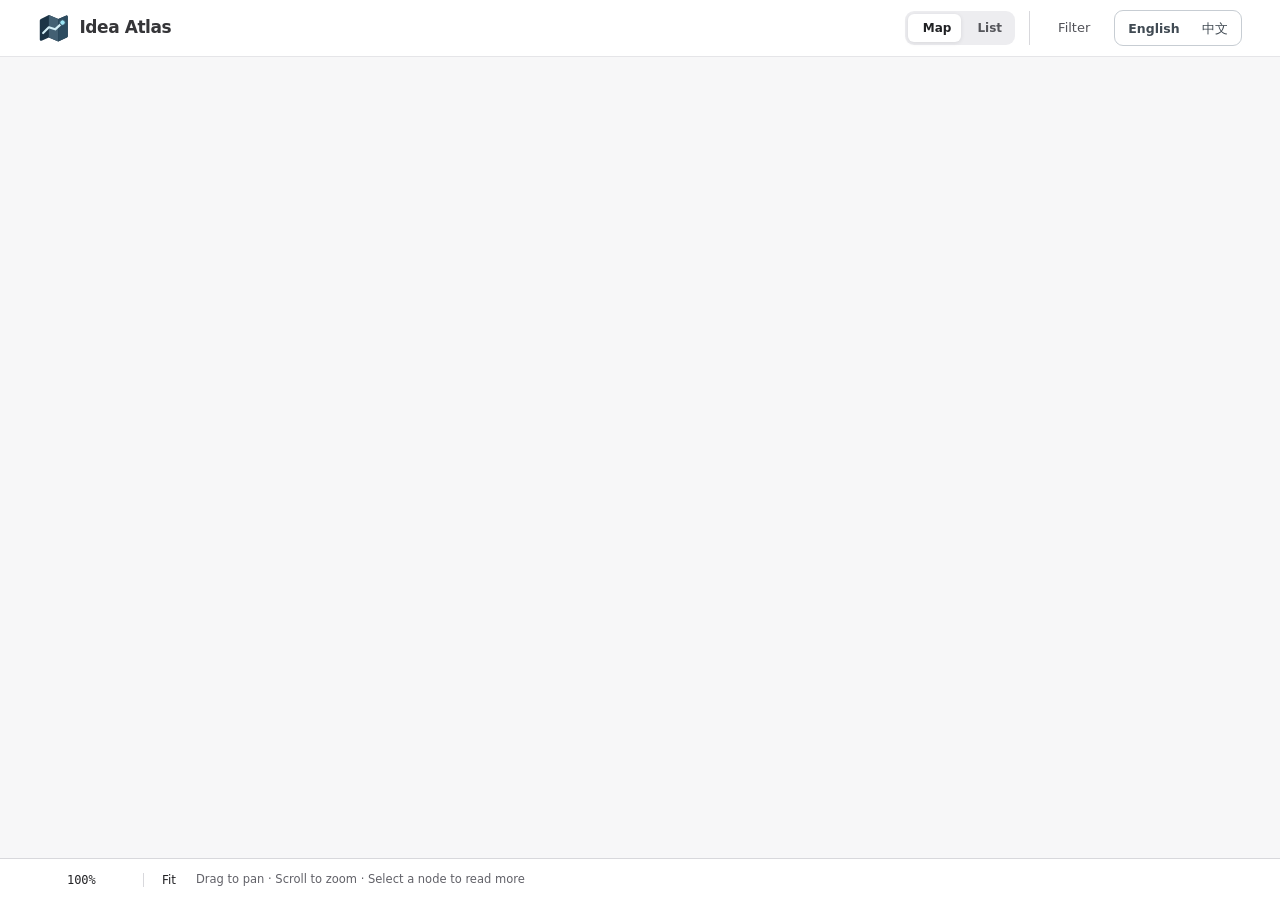
<file: idea-atlas/templates/atlas-canvas.html>
<!doctype html>
<html lang="en"><head><meta charset="utf-8"><meta name="viewport" content="width=device-width,initial-scale=1,viewport-fit=cover"><meta name="color-scheme" content="light"><title>Idea Atlas</title><link rel="icon" type="image/svg+xml" href="data:image/svg+xml,%3Csvg%20xmlns%3D%22http%3A%2F%2Fwww.w3.org%2F2000%2Fsvg%22%20viewBox%3D%220%200%2036%2036%22%3E%3Cpath%20fill%3D%22%231c3446%22%20d%3D%22M2%209.6c0-.8.4-1.5%201.2-1.8l9-4.4%2010.6%204.5%208.5-3.7c1-.5%202.2.2%202.2%201.3v21.4c0%20.8-.4%201.4-1.1%201.8l-9.6%204.5-10.6-4.6L4%2032.3c-1%20.5-2-.2-2-1.3Z%22%2F%3E%3Cpath%20fill%3D%22%23436073%22%20d%3D%22M12.2%203.4%2022.8%207.9v25.3l-10.6-4.6Z%22%2F%3E%3Cpath%20fill%3D%22%232d4c60%22%20d%3D%22m22.8%207.9%208.5-3.7c1-.5%202.2.2%202.2%201.3v21.4c0%20.8-.4%201.4-1.1%201.8l-9.6%204.5Z%22%2F%3E%3Cpath%20d%3D%22m5.8%2023.6%206.4-6.4%207.1%202.3%208.3-7.6%22%20fill%3D%22none%22%20stroke%3D%22%23d3eef6%22%20stroke-width%3D%222.45%22%20stroke-linecap%3D%22round%22%20stroke-linejoin%3D%22round%22%2F%3E%3Ccircle%20cx%3D%2227.6%22%20cy%3D%2211.9%22%20r%3D%223.1%22%20fill%3D%22%239ce5f5%22%20stroke%3D%22%232d4c60%22%20stroke-width%3D%221.1%22%2F%3E%3C%2Fsvg%3E">
<style>
*{box-sizing:border-box}
:root { 
  color-scheme:light;
  --ink:#232326; --mute:#616168; --line:#d8d8dc; --paper:#f7f7f8; --sheet:#fff;
  --accent:#0066c6; --accent-light:#eaf3fd; --hover:#ececef; --thread:#a7a7ad;
  --heading:system-ui,-apple-system,BlinkMacSystemFont,"Segoe UI",sans-serif;
  --mono:ui-monospace,"SFMono-Regular",Consolas,monospace;
 }
html,body{height:100%;margin:0;color:var(--ink);font:14px/1.5 var(--heading);-webkit-font-smoothing:antialiased}
body{background:var(--paper)}
button{font:inherit;color:inherit;cursor:pointer}
button:focus-visible,summary:focus-visible,[tabindex]:focus-visible{outline:3px solid var(--accent);outline-offset:3px}
button:disabled{opacity:.4;cursor:default}
[hidden]{display:none!important}
svg.icon{width:18px;height:18px;vertical-align:middle;stroke:currentColor;fill:none;stroke-width:1.7;stroke-linecap:round;stroke-linejoin:round;flex:none}
#app{height:100%;height:100dvh;display:flex;flex-direction:column;overflow:hidden}
.topbar,.foot{flex:none;position:relative;z-index:2}

.topbar{display:flex;align-items:center;gap:14px;height:57px;padding-inline:clamp(16px,3vw,48px);z-index:5;background:#fff;border-bottom:1px solid #e5e5e8}
.brand{display:flex;align-items:center;gap:9px;white-space:nowrap;color:#353538;font-weight:640;font-size:15px;letter-spacing:.01em}
.atlas-mark{width:32px;height:32px;display:block;flex:none}
.mode-switch{display:flex;align-items:center;gap:1px;margin-left:auto;padding:3px;border-radius:9px;background:#ededf0}
.mode-switch button{display:inline-flex;align-items:center;gap:5px;padding:4px 10px;min-height:28px;border:0;border-radius:6px;background:transparent;font-size:12px;font-weight:570;color:#55565b}
.mode-switch i,.filter-trigger i{display:inline-flex}
.mode-switch svg.icon,.filter-trigger svg.icon{height:15px;width:15px}
.mode-switch button[aria-pressed=true]{color:#202124;background:#fff;box-shadow:0 1px 4px #1e1f291a}
.mode-switch button:not([aria-pressed=true]):hover,.filter-trigger:hover{background:#e4e4e8}
.filter-host{position:relative;padding-left:12px;border-left:1px solid var(--line)}
.filter-trigger{display:inline-flex;align-items:center;justify-content:center;gap:6px;min-height:34px;padding:4px 10px;font-size:13px;font-weight:540;border:0;border-radius:8px;color:#515258;background:transparent}
.filter-trigger[aria-expanded=true]{background:var(--hover)}
.filter-trigger.has-filter{color:var(--accent);background:var(--accent-light)}
#filterTotal{font-variant-numeric:tabular-nums;font-size:11px}
.filter-list{position:absolute;right:0;top:calc(100% + 9px);min-width:203px;padding:6px;display:grid;border:1px solid var(--line);border-radius:13px;background:var(--sheet);box-shadow:0 10px 32px #10131a1c,0 2px 6px #10131a0b}
.filter{display:flex;align-items:center;gap:7px;padding:7px 10px;min-height:34px;border:0;border-radius:7px;text-align:left;background:transparent;color:var(--ink);font-size:13px}
.filter:hover{background:var(--hover)}
.filter[aria-pressed=true]{font-weight:620;background:var(--accent-light);color:var(--accent)}
.count{margin-left:auto;font-size:12px;font-variant-numeric:tabular-nums}
.filter-sep{height:1px;margin:5px 9px;background:var(--line)}
.divider{width:1px;height:14px;flex:none;background:var(--line);margin:0 5px}
.statusmark{display:inline-block;width:7px;height:7px;flex:none}
.live{color:var(--mute)}
.mark-live{border-radius:50%;background:#34815c}
.needs-evidence{color:var(--mute)}
.mark-needs-evidence{border:1.65px solid #93702f;transform:rotate(45deg);border-radius:1px}
.killed{color:var(--mute)}
.mark-killed{position:relative;width:8px;height:8px}
.mark-killed:before,.mark-killed:after{content:"";position:absolute;top:3px;left:0;width:8px;height:1.6px;background:#73737a;transform:rotate(45deg)}
.mark-killed:after{transform:rotate(-45deg)}
.mark-variant,.mark-seed,.mark-duplicate{border:1.5px solid #73737a;border-radius:2px}
.surface{flex:1;min-height:0;display:flex;position:relative}
.main{flex:1;min-width:0;position:relative}
.mapview { position:absolute;inset:0;overflow:hidden;touch-action:none;cursor:grab;background:var(--paper) }
.mapview:focus-visible{outline-offset:-4px}
.mapview.drag{cursor:grabbing;user-select:none}
.world{position:absolute;left:0;top:0;transform-origin:0 0;will-change:transform}
.wires{position:absolute;left:0;top:0;overflow:visible;pointer-events:none}

/* The overview has three levels: a document title, section headings, and grouped rows. */
.wire,.active-edge {
  fill:none; stroke:#c5c7cb; stroke-width:1; stroke-linecap:round; stroke-linejoin:round;
  vector-effect:non-scaling-stroke;
}
.active-edge { stroke:#6995bf; stroke-width:1.5 }
.wire.dim { opacity:.38 }
#groups { position:absolute; inset:0; pointer-events:none }
.group-surface {
  position:absolute; border-radius:16px; background:var(--sheet);
  box-shadow:0 1px 3px #161b2710, 0 0 0 1px #161b2709;
}
.node {
  position:absolute; appearance:none; border:0; background:transparent;
  min-width:0; padding:0; text-align:left; cursor:pointer; user-select:none;
  color:var(--ink); overflow-wrap:anywhere;
}
.node:focus-visible { z-index:1; outline-width:2px; outline-offset:2px }
.node.dim { opacity:.38 }
.root-node,.lens-node { display:flex; flex-direction:column; align-items:flex-start; border-radius:6px }
.root-meta,.lens-meta,.idea-title,.badge { display:flex; align-items:center }
.root-node strong {
  order:0; font-size:39px; line-height:1.19; font-weight:730; letter-spacing:-.035em; text-wrap:balance;
}
.root-meta { order:1; gap:10px; margin-top:12px; font-size:13px; font-weight:500; color:var(--mute) }
.lens-node { padding:0 4px; gap:7px }
.lens-meta { width:100%; gap:9px; align-items:baseline }
.lens-meta strong { font-size:23px; line-height:1.3; font-weight:680; letter-spacing:-.025em }
.lens-letter { flex:none; white-space:nowrap; font:500 11px/1.4 var(--mono); color:var(--mute) }
.lens-text { color:#575b62; line-height:1.48; font-size:14px; padding-right:8px }
.root-node:hover strong,.lens-node:hover strong { color:#333d50 }
.idea-node {
  display:flex; flex-direction:column; justify-content:center; gap:4px;
  padding:14px 16px; border-radius:0;
}
.idea-node.first { border-radius:16px 16px 0 0 }
.idea-node.last { border-radius:0 0 16px 16px }
.idea-node.first.last { border-radius:16px }
.idea-node:not(.first)::before {
  content:""; position:absolute; left:16px; right:16px; top:0; height:1px; background:#e7e7ea;
}
.idea-title { width:100%; justify-content:space-between; align-items:baseline; gap:10px }
.idea-title strong { font-size:17px; font-weight:610; line-height:1.38 }
.idea-node .micro { font-size:13px; line-height:1.55; color:#676970 }
.badge { display:inline-flex; flex:none; gap:5px; white-space:nowrap; color:var(--mute); font:12px/1.45 var(--heading) }
.idea-node .badge { font-size:11px }
.idea-node:hover { background:#f0f2f5 }
.idea-node.selected { background:#e7f0fc }
.lens-node.selected strong,.root-node.selected strong { color:#185588 }
.idea-node.killed-card .idea-title strong { color:#686970 }
@media(prefers-contrast:more) {
  .wire { stroke:#81838a }
  .active-edge { stroke:#225e97; stroke-width:2 }
  .idea-node:not(.first)::before { background:#a0a0a4 }
  .node.dim { opacity:1; outline:1px dashed #78797d; outline-offset:-2px }
}
.foot{height:42px;padding:0 clamp(14px,2.1vw,34px);gap:14px;background:#fff;border-top:1px solid var(--line);display:flex;align-items:center;color:var(--mute);font-size:12px}
.zoom-tools{display:flex;align-items:center;gap:2px}
.tool{background:transparent;border:0;display:inline-flex;align-items:center;justify-content:center;gap:5px;border-radius:5px;height:30px;min-width:30px;padding:3px 6px;color:var(--ink);font-size:12px}
.tool:hover{background:var(--hover)}
.tool.percent{font:12px var(--mono);min-width:45px}
.foot-end{margin-left:auto;white-space:nowrap;font-variant-numeric:tabular-nums}
.keyhint{font-size:11.5px}

@media(max-width:820px){
  .topbar{height:52px;gap:9px}
  .foot{gap:8px}.keyhint{display:none}
}
@media(max-width:650px){
  .topbar{height:52px;padding:0 12px}.filter-host{padding-left:6px}.atlas-mark{width:29px;height:29px}.filter-trigger{padding:4px 6px}.filter{min-height:42px}
  .brand{font-size:16px;font-weight:620;color:var(--ink)}
  .mode-switch button{font-size:12px;padding:5px 8px;gap:5px}
  
  .root-node strong{font-size:30px}.lens-meta strong{font-size:21px}.foot{padding:0 9px;height:38px}.foot-end{font-size:11px}
}

.index-view {
  height:100%; overflow:auto; container-type:inline-size; background:#fff;
  padding:24px clamp(16px,4vw,62px) 40px; color:var(--ink);
}
.index-heading, #indexTable { max-width:1360px; margin-inline:auto }
.index-heading { display:flex; align-items:baseline; gap:12px; margin-bottom:18px }
.index-heading h2 { font:720 23px/1.35 var(--heading); letter-spacing:-.025em; margin:0 }
.index-heading span { color:var(--mute); font-size:13px; font-variant-numeric:tabular-nums }
.pa-index { font-size:14px; line-height:1.55; overflow-wrap:anywhere }
.pa-index table { width:100%; border-collapse:separate; border-spacing:0; text-align:left }
.pa-index th,.pa-index td { vertical-align:middle; padding:13px 12px; border:0; border-bottom:1px solid var(--line) }
.pa-index thead th {
  position:sticky; top:-24px; z-index:1; background:var(--paper);
  font-weight:620; color:var(--mute); font-size:12px; padding-block:8px;
}
.pa-index thead th:first-child { border-radius:6px 0 0 0 }
.pa-index thead th:last-child { border-radius:0 6px 0 0 }
.pa-index tbody th { width:29%; font-weight:inherit }
.pa-index .pa-branchcol { width:18% }
.pa-index tbody td:last-child { width:1%; white-space:nowrap }
.pa-indexopen,.pa-cardlink { color:inherit; font:inherit; text-align:left; cursor:pointer }
.pa-indexopen {
  display:flex; align-items:baseline; gap:10px; padding:5px 2px; border:none; background:transparent;
  width:100%; border-radius:3px;
}
.pa-indexopen strong { font-size:15px; line-height:1.45; font-weight:680 }
.pa-id { font:600 11.5px/1.6 var(--mono); color:var(--mute) }
.pa-indexopen .pa-id,.pa-cardlink .pa-id {
  flex:none; font-variant-numeric:tabular-nums; color:var(--mute);
  background:var(--hover); border-radius:4px; padding:1px 5px;
}
.pa-index tr:focus-within,.pa-index tbody tr:hover,.pa-index tbody tr:has([aria-current="true"]) { background:var(--paper) }
.pa-indexopen:hover strong,.pa-indexopen[aria-current="true"] strong { color:var(--accent) }
.pa-branchname { display:inline-flex; align-items:baseline; gap:6px; font-weight:600; font-size:13px }

.pa-indexscene,.pa-cardlink small { display:block; color:var(--mute); line-height:1.5; font-size:12px; font-weight:400 }
.pa-indexscene:not(:empty) { margin-block:2px }
.pa-index .badge,.drawer .badge { font-size:12px }
.pa-empty { padding:24px 0; color:var(--mute); border-top:1px solid var(--line) }
@container (max-width:560px) {
  .pa-index table,.pa-index tbody { display:block }
  .pa-index thead { position:absolute; width:1px; height:1px; overflow:hidden; clip-path:inset(50%) }
  .pa-index tbody tr { display:grid; grid-template-columns:minmax(0,1fr) auto; gap:3px 10px; padding:14px 2px; border-bottom:1px solid var(--line) }
  .pa-index tbody th,.pa-index tbody td,.pa-index .pa-branchcol,.pa-index tbody td:last-child { border:0; min-width:0; width:auto; padding:0 }
  .pa-index tbody th { grid-area:1/1 }
  .pa-index tbody .pa-branchcol { grid-area:2/1 /3/-1; padding-block:0 3px }
  .pa-index tbody td:nth-child(3) { grid-area:3/1 /4/-1; font-size:14px }
  .pa-index tbody td:last-child { grid-area:1/2; align-self:center }
  .pa-indexopen { gap:6px }
  .pa-branchname { font-size:12px }
}
.drawer {
  width:clamp(345px,31vw,465px); min-height:0; flex:none; display:flex; flex-direction:column;
  z-index:3; background:#fff; color:var(--ink); border-left:1px solid var(--line);
}
.drawer-head {
  flex:none; padding:14px 23px 17px; border-bottom:1px solid var(--line);
  background:var(--sheet); position:relative; overflow-wrap:anywhere;
}

.drawer-top { display:flex; align-items:center; justify-content:space-between; gap:10px }
.drawer-k { font-size:12px; color:var(--mute); line-height:1.5 }

.drawer-head h2 { font:680 30px/1.3 var(--heading);margin:13px 0 2px;letter-spacing:-.025em }
.close-btn { display:grid;place-items:center;flex:none;width:32px;height:32px;border:0;border-radius:50%;color:var(--mute);background:var(--hover) }
.close-btn:hover { background:var(--line) }
.drawer-body { flex:auto; min-height:0; padding:17px 23px 36px; overflow:auto; overscroll-behavior:contain }
.pa-detail { font-size:14px; line-height:1.65; overflow-wrap:anywhere }
.pa-muted { color:var(--mute); font-size:13px; margin:8px 0 14px }
.pa-question { font-size:16px; font-weight:620; line-height:1.65; margin:12px 0 18px; color:var(--ink) }
.pa-section + .pa-section,.pa-fields + .pa-section { margin-top:24px }
.pa-detail h3 { display:flex;align-items:center;gap:8px;margin:0;padding-block:6px;border-bottom:1px solid var(--line);font:660 15px/1.5 var(--heading);color:var(--ink) }
.pa-detail h3 .pa-id { color:var(--mute); font-size:11px }
.pa-fields { width:100%; border-collapse:collapse; text-align:left; table-layout:fixed }
.pa-fields th,.pa-fields td { padding:8px 0; border-bottom:1px solid var(--line); vertical-align:top }
.pa-fields th { width:6.4em; padding-right:12px; font-size:12px; font-weight:520; color:var(--mute) }
.pa-fields td { line-height:1.65 }

.pa-links { display:grid }
.pa-cardlink {
  display:grid; grid-template-columns:auto minmax(0,1fr) auto; align-items:baseline; gap:9px; width:100%;
  border:0; border-bottom:1px solid var(--line); background:transparent; padding:12px 2px;
}
.pa-cardlink:hover { background:var(--paper) }
.pa-cardlink strong { display:block; font-weight:640 }
.pa-cardlink small { margin-top:2px }
.pa-open-icon { color:var(--mute); font-size:14px }
@media(max-width:820px) { .drawer { width:330px } }
@media(max-width:650px) {
  .index-view { padding:16px 14px 28px }
  .index-heading { margin-bottom:8px }
  .index-heading h2 { font-size:20px }
  .drawer { position:absolute; inset:0 0 0 auto; width:min(100%,415px); box-shadow:-6px 0 18px #00000010 }
  .drawer-head { padding:12px 16px }
  .drawer-head h2 { font-size:26px }
  .filter-host .filter-list{max-width:calc(100vw - 24px);max-height:calc(100dvh - 70px);overflow:auto}

  .drawer-body { padding:15px 16px 32px }
  .close-btn { width:38px; height:38px }
}
/* The card reader has its own scrolling document. The map and branch inspectors stay independent. */
.drawer.card-open {
  --reader-pad:clamp(24px,2.65vw,42px);
  --reader-line:#e6e6e9;
  --reader-muted:#64656b;
  --reader-ink:#222326;
  width:clamp(430px,39vw,584px);
  background:#fff; color:var(--reader-ink); border-left:1px solid #dbdbdf;
}
.card-open .drawer-head { padding:9px var(--reader-pad) 7px; border:0; background:#fff; }
.card-open .drawer-top { min-height:32px; }
.card-open #drawerPath {
  display:flex; align-items:center; flex-wrap:nowrap; gap:7px; min-width:0;
  line-height:1.35; font-size:12.5px; color:var(--reader-muted);
}
.card-open .crumb-link {
  appearance:none; border:0; padding:5px 0; background:none; color:inherit; font:inherit;
  min-width:0; overflow:hidden; text-overflow:ellipsis; white-space:nowrap;
}
.card-open .crumb-link:hover { text-decoration:underline; text-underline-offset:3px; }
.card-open .crumb-sep { color:#93949b; }
.card-open .card-code { flex:none; letter-spacing:.03em; font-variant-numeric:tabular-nums; }
.card-open .compact-title { display:none; }
.card-open.scrolled .compact-title {
  display:inline; overflow:hidden; white-space:nowrap; text-overflow:ellipsis;
  color:var(--reader-ink); font-weight:620;
}
.card-open .close-btn { width:30px; height:30px; background:#f1f1f3; }
.card-open .close-btn:hover { background:#e7e7ea; }
.card-open .close-btn .icon { width:15px; height:15px; }
.card-open .drawer-body {
  padding:0; min-width:0; scrollbar-gutter:stable; scroll-padding-top:52px;
  overflow-x:hidden; overflow-y:auto; overflow-wrap:anywhere;
}
.card-open .card-hero { padding:12px var(--reader-pad) 18px; }
.card-open #drawerTitle {
  font:720 clamp(30px,2.5vw,37px)/1.2 var(--heading);
  margin:0; letter-spacing:-.025em; text-wrap:balance;
}
.card-open .card-promise { margin:7px 0 0; font-size:17px; line-height:1.5; color:#505158; }
.card-open .card-meta {
  display:flex; align-items:center; flex-wrap:wrap; gap:5px 12px;
  font-size:12px; color:var(--reader-muted); margin-top:13px;
}
.card-open .card-meta .badge { font-size:12px; }
.card-open .card-tabs {
  position:sticky; top:0; z-index:2; display:flex; align-items:stretch; gap:clamp(16px,2.5vw,30px);
  padding:0 var(--reader-pad); background:#fff; box-shadow:inset 0 -1px var(--reader-line);
}
.card-open .card-tabs button {
  position:relative; min-height:44px; display:inline-flex; align-items:center; gap:6px; white-space:nowrap;
  padding:4px 1px; border:0; background:transparent; font-size:14px; color:var(--reader-muted); font-weight:550;
}
.card-open .card-tabs button[aria-selected="true"] { color:var(--reader-ink); font-weight:680; }
.card-open .card-tabs button[aria-selected="true"]::after {
  content:""; position:absolute; inset:auto 0 0; height:2px; background:currentColor; border-radius:2px;
}
.card-open .tab-count { font-size:11px; color:var(--reader-muted); font-variant-numeric:tabular-nums; }
.card-open .card-pane { padding:24px var(--reader-pad) 42px; font-size:15px; line-height:1.7; }
.card-open .reading-section,.card-open .decision-summary,.card-open .reading-context { margin:0 0 24px; }
.card-open .reading-section h3 {
  margin:0 0 8px; color:var(--reader-muted); font-size:12.5px; line-height:1.45; font-weight:620;
}
.card-open .reading-section p,.card-open .fold-body p { margin:5px 0 0; }
.card-open .reading-section .reading-headline,.card-open .reading-lead {
  margin:0 0 7px; color:var(--reader-ink); font-weight:640; font-size:19px; line-height:1.5; letter-spacing:-.015em;
}
.card-open .reading-section p:not(.reading-headline),.card-open .fold-body { color:#45464b; }
.card-open .reading-context {
  padding:15px 18px; border-radius:12px; background:#f5f5f7;
}
.card-open .context-main { margin:0; color:var(--reader-ink); font-size:15px; font-weight:610; }
.card-open .context-time { font-size:13px; color:var(--reader-muted); }
.card-open .reading-context p { margin:6px 0 0; }
.card-open .reading-fields,.card-open .measure-list { margin:0; }
.card-open .reading-fields > div,.card-open .measure-list > div {
  display:grid; grid-template-columns:minmax(4em,5em) minmax(0,1fr); column-gap:16px; padding:8px 0;
}
.card-open .reading-fields dt,.card-open .measure-list dt { color:var(--reader-muted); font-size:13px; padding-top:1px; }
.card-open .reading-fields dd,.card-open .measure-list dd { margin:0; }
.card-open .measure-list > div + div { border-top:1px solid var(--reader-line); }
.card-open .reading-fold { border-top:1px solid var(--reader-line); }
.card-open .reading-fold > summary,.card-open .round-basis > summary {
  display:flex; align-items:center; gap:8px; cursor:pointer; list-style:none; color:var(--reader-ink);
}
.card-open summary::-webkit-details-marker { display:none; }
.card-open .reading-fold > summary { min-height:44px; justify-content:space-between; padding:9px 2px 9px 0; font-size:14px; font-weight:590; }
.card-open .reading-fold > summary::after,.card-open .round-basis > summary::before {
  content:""; width:6px; height:6px; flex:none;
  border-right:1.5px solid currentColor; border-bottom:1.5px solid currentColor;
  transform:rotate(-45deg); color:var(--reader-muted);
}
.card-open .reading-fold[open] > summary::after,.card-open .round-basis[open] > summary::before { transform:rotate(45deg); }
.card-open .reading-fold .fold-body { padding:2px 0 16px; font-size:14px; line-height:1.75; }
.card-open .decision-summary { padding:17px 20px 18px; border-radius:13px; background:#f3f5f7; }
.card-open .decision-summary small { display:block; color:var(--reader-muted); font-size:12px; font-weight:580; }
.card-open .decision-summary strong { display:block; margin-top:4px; font-size:21px; line-height:1.45; letter-spacing:-.02em; font-weight:660; }
.card-open .decision-summary p { margin:5px 0 0; font-size:15px; line-height:1.65; color:#44464b; }
.card-open .round-list { margin:0; padding:0; list-style:none; }
.card-open .round {
  display:grid; grid-template-columns:22px minmax(0,1fr); gap:10px;
  padding:16px 0 13px; border-top:1px solid var(--reader-line);
}
.card-open .round-no { color:var(--reader-muted); font:540 12px/1.65 var(--mono); padding-top:3px; }
.card-open .round-body h4 { margin:0; font-size:16px; font-weight:640; line-height:1.5; }
.card-open .round-body .round-result { margin:6px 0 2px; font-size:14px; line-height:1.65; color:#44464b; }
.card-open .round-basis > summary { width:fit-content; min-height:34px; padding:2px 4px; font-size:13px; color:var(--reader-muted); }
.card-open .round-basis > summary::before { width:5px; height:5px; }
.card-open .round-basis .fold-body { padding:3px 0 8px; font-size:14px; line-height:1.7; }
@media(max-width:700px) {
  .drawer.card-open { --reader-pad:clamp(18px,5.5vw,32px); position:fixed; inset:0; z-index:8; width:100%; box-shadow:none; border:0; }
  .card-open .drawer-head { padding-block:3px; }
  .card-open .close-btn { width:40px; height:40px; }
  .card-open .card-hero { padding-top:8px; padding-bottom:14px; }
  .card-open #drawerTitle { font-size:30px; }
  .card-open .card-meta { margin-top:9px; }
  .card-open .card-pane { padding-block:19px 30px; }
  .card-open .round-basis > summary { min-height:42px; }
}
@media(prefers-contrast:more) {
  .drawer.card-open { --reader-muted:#46474d; --reader-line:#9d9fa6; }
  .card-open .card-tabs button[aria-selected="true"]::after { height:3px; }
}

.card-open .record-empty { color:var(--reader-muted);font-size:13px }

/* Language choice remains visible in the narrow-screen, full-page inspector. */
.brand { gap:9px; font-size:17px; font-weight:660; letter-spacing:-.025em }
.language-switch {
  display:inline-flex; align-items:center; flex:none; padding:3px; gap:2px;
  border:1px solid #c7cdd3; border-radius:9px; background:#fff;
}
.language-switch button {
  border:0; border-radius:6px; padding:5px 10px; min-height:28px;
  background:transparent; color:#404a53; font:590 12.5px/1.2 var(--heading); white-space:nowrap;
}
.language-switch button:hover { background:#eaf0f4 }
.language-switch button[aria-pressed=true] { background:#253e50; color:#fff }
.drawer-top .language-switch { display:none }
html[lang="en"] .card-open .reading-fields > div,html[lang="en"] .card-open .measure-list > div {
  grid-template-columns:minmax(5em,7em) minmax(0,1fr);
}
@media(max-width:700px) {
  .topbar { display:grid; grid-template-columns:minmax(0,1fr) auto; grid-template-rows:auto auto;
    gap:3px 8px; height:auto; padding:7px 14px 6px }
  .brand { grid-area:1/1; font-size:16px }
  .topbar > .language-switch { grid-area:1/2; justify-self:end }
  .mode-switch { grid-area:2/1; justify-self:start; margin:0 }
  .filter-host { grid-area:2/2; justify-self:end; padding:0; border:0; max-width:100% }
  .filter-trigger { font-size:12px; min-height:32px }
  .card-open .drawer-top .language-switch {display:inline-flex;margin-left:auto}
  .card-open .drawer-top { gap:7px }
  .card-open #drawerPath {flex:1}
  .card-open .close-btn {flex:none}
  .card-open .language-switch button {min-height:29px;padding:4px 7px}
}
@media(max-width:410px) {
  html[lang="en"] .foot { gap:5px }
  html[lang="en"] .foot-end { font-size:10.5px; white-space:normal; text-align:right }
  .language-switch button { padding:5px 8px }
}
</style></head><body><div id="app">
<header class="topbar">
  <div class="brand"><svg class="atlas-mark" aria-hidden="true" xmlns="http://www.w3.org/2000/svg" viewBox="0 0 36 36"><path fill="#1c3446" d="M2 9.6c0-.8.4-1.5 1.2-1.8l9-4.4 10.6 4.5 8.5-3.7c1-.5 2.2.2 2.2 1.3v21.4c0 .8-.4 1.4-1.1 1.8l-9.6 4.5-10.6-4.6L4 32.3c-1 .5-2-.2-2-1.3Z"/><path fill="#436073" d="M12.2 3.4 22.8 7.9v25.3l-10.6-4.6Z"/><path fill="#2d4c60" d="m22.8 7.9 8.5-3.7c1-.5 2.2.2 2.2 1.3v21.4c0 .8-.4 1.4-1.1 1.8l-9.6 4.5Z"/><path d="m5.8 23.6 6.4-6.4 7.1 2.3 8.3-7.6" fill="none" stroke="#d3eef6" stroke-width="2.45" stroke-linecap="round" stroke-linejoin="round"/><circle cx="27.6" cy="11.9" r="3.1" fill="#9ce5f5" stroke="#2d4c60" stroke-width="1.1"/></svg><span id="brandName">Idea Atlas</span></div>
  <nav class="mode-switch" aria-label="View" data-aria-en="View" data-aria-zh="阅读视图">
    <button type="button" id="modeMap" aria-pressed="true"><i data-icon="tree"></i><span data-copy-en="Map" data-copy-zh="地图">Map</span></button>
    <button type="button" id="modeIndex" aria-pressed="false"><i data-icon="list"></i><span data-copy-en="List" data-copy-zh="清单">List</span></button>
  </nav>
  <div class="filter-host" id="filterHost">
    <button type="button" class="filter-trigger" id="filterTrigger" aria-controls="filters" aria-expanded="false"><i data-icon="filter"></i><span id="filterLabel"><span data-copy-en="Filter" data-copy-zh="筛选">Filter</span></span><span id="filterTotal" hidden></span></button>
    <div id="filters" class="filter-list" role="group" aria-label="Filter ideas" data-aria-en="Filter ideas" data-aria-zh="筛选方向" hidden></div>
  </div>
  <div class="language-switch" role="group" aria-label="Language"><button type="button" lang="en" data-language="en">English</button><button type="button" lang="zh-CN" data-language="zh">中文</button></div>
</header>
<main class="surface"><div class="main"><div class="mapview" id="mapView" tabindex="0" aria-label="Idea map. Use arrow keys to pan, plus and minus to zoom, and Tab to move between nodes." data-aria-en="Idea map. Use arrow keys to pan, plus and minus to zoom, and Tab to move between nodes." data-aria-zh="探索画布，使用方向键平移，加减键缩放，Tab 选择节点"><div class="world" id="world"><div id="groups" aria-hidden="true"></div><svg id="wires" class="wires" aria-hidden="true"></svg><div id="nodes"></div></div></div><section class="index-view" id="indexView" hidden><div class="index-heading"><h2><span data-copy-en="Idea list" data-copy-zh="点子清单">Idea list</span></h2><span id="indexCount"></span></div><div id="indexTable"></div></section></div>
<aside class="drawer" id="drawer" aria-labelledby="drawerTitle" hidden><div class="drawer-head"><div class="drawer-top"><span class="drawer-k" id="drawerPath"></span><div class="language-switch" role="group" aria-label="Language"><button type="button" lang="en" data-language="en">English</button><button type="button" lang="zh-CN" data-language="zh">中文</button></div><button id="closeDrawer" class="close-btn" aria-label="Close details" data-aria-en="Close details" data-aria-zh="关闭详情"><i data-icon="close"></i></button></div><h2 id="drawerTitle"></h2></div><div id="drawerBody" class="drawer-body"></div></aside></main>
<footer class="foot"><div class="zoom-tools" id="zoomTools"><button class="tool" id="zoomOut" aria-label="Zoom out" data-aria-en="Zoom out" data-aria-zh="缩小"><i data-icon="minus"></i></button><button class="tool percent" id="actual" title="Reset to 100% zoom" data-title-en="Reset to 100% zoom" data-title-zh="恢复 100% 缩放">100%</button><button class="tool" id="zoomIn" aria-label="Zoom in" data-aria-en="Zoom in" data-aria-zh="放大"><i data-icon="plus"></i></button><span class="divider"></span><button class="tool" id="fit" title="Fit the entire map to the window" data-title-en="Fit the entire map to the window" data-title-zh="居中显示完整画布"><i data-icon="fit"></i><span data-copy-en="Fit" data-copy-zh="全图">Fit</span></button></div><span class="keyhint" id="keyHint"><span data-copy-en="Drag to pan · Scroll to zoom · Select a node to read more" data-copy-zh="拖动平移 · 滚轮缩放 · 点击节点查看详情">Drag to pan · Scroll to zoom · Select a node to read more</span></span><span class="foot-end" id="readout" aria-live="polite"></span></footer></div>
<script type="application/json" id="atlasData">__ATLAS_DATA__</script>
<script>
'use strict';
const $=s=>document.getElementById(s);
const DATA=JSON.parse($('atlasData').textContent);
const reframed=DATA.readings!==undefined;
for(const key of ['cards','readings','lenses','grill'])DATA[key]=Object.assign(Object.create(null),DATA[key]);
const pristineApp=$('app').cloneNode(true);
const languageKey='idea-atlas.language';
let lifetime;
let initialLanguage='en';
try { if(localStorage.getItem(languageKey)==='zh') initialLanguage='zh'; } catch {}
function renderAtlas(language,saved){
 if(lifetime){
   lifetime.abort();
   $('app').replaceWith(pristineApp.cloneNode(true));
 }
 lifetime=new AbortController();
 const listen=(target,type,handler)=>target.addEventListener(type,handler,{signal:lifetime.signal});
 const isEnglish=language==='en';
 const t=(en,zh)=>isEnglish?en:zh;
 document.documentElement.lang=t('en','zh-CN');
 $('brandName').textContent=t('Idea Atlas','点子地图');
 for(const group of document.querySelectorAll('.language-switch')){
   group.setAttribute('aria-label',t('Interface language','界面语言'));
   group.title=t('Switch interface language','切换界面语言');
   for(const button of group.querySelectorAll('button')){
     button.setAttribute('aria-pressed',String(button.dataset.language===language));
   }
 }
for(const element of document.querySelectorAll('[data-copy-en]')){
  element.textContent=t(element.dataset.copyEn,element.dataset.copyZh);
}
for(const element of document.querySelectorAll('[data-aria-en]')){
  element.setAttribute('aria-label',t(element.dataset.ariaEn,element.dataset.ariaZh));
}
for(const element of document.querySelectorAll('[data-title-en]')){
  element.title=t(element.dataset.titleEn,element.dataset.titleZh);
}
const cards=Object.values(DATA.cards), handoff=DATA.handoff||[];
const branchType=reframed?'reading':'lens', branchPrefix=branchType+':', branchLabel=reframed?'读法':'视角';
const branches=reframed?DATA.readings:DATA.lenses;
const branchEntries=Object.entries(branches);
// Bind the same tint to a branch, its cards and the connecting lines.
const branchTone=new Map(branchEntries.map(([id],i)=>[id,String(i%6)]));
const branchKey=card=>branchPrefix+card[branchType];
function ideaCount(n) {
  return t(n+(n===1?' idea':' ideas'),n+' 个方向');
}
const groupCount=branchEntries.length;
const englishGroup=reframed?(groupCount===1?'perspective':'perspectives'):(groupCount===1?'lens':'lenses');
const totals=t(groupCount+' '+englishGroup,groupCount+' 个'+branchLabel)+' · '+ideaCount(cards.length);
const brief=DATA.project.title, subtitle=DATA.project.subtitle||'';
const actionFor=card=>card.action||card.mechanism||card.promise||'';
document.title=brief+' · '+t('Idea Atlas','点子地图');

const labels={live:t("Promising", "可推进"),'needs-evidence':t("Needs evidence", "待补证"),killed:t("Ruled out", "已淘汰"),duplicate:t("Merged", "已合并"),seed:t("Seed", "种子"),variant:t("Variant", "变体")};
function esc(s){return String(s??'').replace(/[&<>"']/g,v=>({'&':'&amp;','<':'&lt;','>':'&gt;','"':'&quot;',"'":'&#39;'}[v]));}
const sourceAttrs=' dir="auto" lang="'+esc(DATA.language||'')+'"';
function statusLabel(c){return labels[c.status]||c.status}
function badge(c){return '<span class="badge '+esc(c.status)+'"><i aria-hidden="true" class="statusmark mark-'+esc(c.status)+'"></i>'+esc(statusLabel(c))+'</span>'}
const icons={filter:'<path d="M3 6h18M6 12h12M9 18h6"/>',tree:'<path d="m3.2 6.2 5.7-2.6 6.2 2.7 5.7-2.6v14.2l-5.7 2.5-6.2-2.7-5.7 2.6zM8.9 3.6v14.1m6.2-11.4v14.1"/>',list:'<path d="M8 6h12M8 12h12M8 18h12M3 6h.1M3 12h.1M3 18h.1"/>',plus:'<path d="M12 5v14M5 12h14"/>',minus:'<path d="M5 12h14"/>',close:'<path d="m6 6 12 12M18 6 6 18"/>',fit:'<path d="M9 4H4v5M15 4h5v5M4 15v5h5M20 15v5h-5"/>'};
document.querySelectorAll('[data-icon]').forEach(el=>el.innerHTML='<svg aria-hidden="true" class="icon" viewBox="0 0 24 24">'+icons[el.dataset.icon]+'</svg>');
function detailRows(rows) {
  const present = rows.filter(([,value]) => value !== undefined && value !== null && value !== '');
  if (!present.length) return '';
  return '<table class="pa-fields"><tbody>' + present.map(([label,value,rowClass]) =>
    '<tr' + (rowClass ? ' class="' + esc(rowClass) + '"' : '') + '><th scope="row">' + esc(label) + '</th><td>' + esc(value) + '</td></tr>').join('') + '</tbody></table>';
}

function detailLinks(items) {
  return '<div class="pa-links">' + items.map(c =>
    '<button type="button" data-tone="' + branchTone.get(c[branchType]) + '" data-card="' + esc(c.id) + '" class="pa-cardlink"><span class="pa-id">' +
    esc(c.id) + '</span><span><strong>' + esc(c.title) + '</strong><small>' + esc(c.promise || actionFor(c)) +
    '</small></span><span aria-hidden="true" class="pa-open-icon">↗</span></button>').join('') + '</div>';
}

function prose(value, cls) {
  return value ? '<p'+sourceAttrs+(cls?' class="'+cls+'"':'')+'>'+esc(value)+'</p>' : '';
}
function readingSection(title, content) {
  return content ? '<section class="reading-section"><h3>'+esc(title)+'</h3>'+content+'</section>' : '';
}
function readingFields(rows, cls='reading-fields') {
  const fields=rows.filter(([,value])=>value!==undefined && value!==null && value!=='');
  return fields.length ? '<dl class="'+cls+'">'+fields.map(([label,value])=>
    '<div><dt>'+esc(label)+'</dt><dd>'+esc(value)+'</dd></div>').join('')+'</dl>' : '';
}
function fold(title, content, cls='reading-fold') {
  return content ? '<details class="'+cls+'"><summary>'+esc(title)+'</summary><div class="fold-body">'+content+'</div></details>' : '';
}
function cardOverview(c) {
  const action=prose(c.action,'reading-headline')+prose(c.mechanism)+readingFields([[t("How it works", "使用方式"),c.how]]);
  const context=prose(c.role,'context-main')+prose([c.occasion,c.freq].filter(Boolean).join(' · '),'context-time')+prose(c.current);
  const supplementary=readingFields([
    [t("People involved", "关系"),c.relationship],[t("Existing alternative", "已有替代"),c.sub],[t("Unmet need", "定位空位"),c.gap],[t("Trade-offs", "代价"),c.tradeoff],
    [t("Idea family", "定位族"),c.family],[t("Lens", "使用视角"),reframed&&c.lens?DATA.lenses[c.lens]?.name||c.lens:''],[t("Related ideas", "对照方向"),Array.isArray(c.links)?c.links.join(' · '):c.links]
  ]);
  return readingSection(t("Design approach", "设计动作"),action) +
    (context?readingSection(t("In use", "使用场景"),'<div class="reading-context">'+context+'</div>'):'') +
    readingSection(t("Design insight", "设计洞察"),prose(c.insight)) +
    fold(t("More context", "更多定位信息"),supplementary) + fold(t("Full positioning statement", "完整定位陈述"),prose(c.claim));
}
const evidenceText={green:t("Direct evidence", "直接依据"),yellow:t("Indirect evidence", "间接依据"),grey:t("Unverified", "尚待验证")};
function cardVerification(c, grill) {
  const short=c.short;
  const next=short?.test ? readingSection(t("Next test", "下一步验证"),prose(short.test,'reading-headline')) : '';
  const evidence=readingFields([[t("Evidence level", "证据状态"),evidenceText[c.evidence]||c.evidence],[t("Basis and limitations", "依据与局限"),c.evidenceNotes],[t("Screening rationale", "初筛理由"),c.statusReason]]);
  const measures=readingFields([[t("Test criteria", "验证目标"),c.proof],[t("When to rule it out", "淘汰条件"),c.kill]],'measure-list');
  const shortlist=short ? readingSection(t("Shortlist", "入围推荐")+(short.rank!=null?' · #'+short.rank:''),
    readingFields([[t("Why it made the cut", "留下理由"),short.why],[t("Main risk", "主要风险"),short.risk]])) : '';
  const names={specificity:t("Specificity", "场景具体度"),evidence:t("Evidence", "证据"),difference:t("Distinctiveness", "差异"),feasibility:t("Feasibility", "可行性"),brand:t("Brand potential", "品牌潜力"),fit:t("Fit", "契合度")};
  const scores=Object.entries(c.scores||{});
  const total=c.score??c.score_total??scores.reduce((sum,[,n])=>sum+Number(n),0);
  const scoreDetails=scores.length ? fold(t("Card score · ", "原卡评分 · ")+total+' / '+(scores.length*5),
    readingFields(scores.map(([key,n])=>[names[key]||key,n+' / 5']))) : '';
  return next + readingSection(t("Available evidence", "现有依据"),evidence) + readingSection(t("How to judge the result", "如何判断结果"),measures) +
    shortlist + scoreDetails + (!grill?('<p class="record-empty">'+t("No challenge rounds recorded.", "尚无逐轮质疑记录。")+'</p>'):'');
}
const verdictLabels=new Map([
  ['continue',t('Continue exploring','继续探索')],['narrow',t('Narrow the scope','收窄方案')],
  ['pivot',t('Change direction','调整方向')],['kill',t('Rule out the idea','淘汰')]
]);
function cardReview(g) {
  const summary=g.verdict||g.note ? '<div class="decision-summary"><small>'+t("After the challenges", "质疑后的决定")+'</small>'+
    (g.verdict?'<strong>'+esc(verdictLabels.get(g.verdict)??g.verdict)+'</strong>':'')+prose(g.note)+'</div>' : '';
  const rounds=g.rounds||[];
  return summary + (rounds.length ? '<ol class="round-list">'+rounds.map((r,i)=>
    '<li class="round"><span class="round-no" aria-hidden="true">'+String(i+1).padStart(2,'0')+'</span><div class="round-body"><h4'+sourceAttrs+'>'+
    esc(r.q)+'</h4>'+prose(r.decision,'round-result')+
    fold(t("Show reasoning", "查看依据"),prose(r.consider),'round-basis')+'</div></li>').join('')+'</ol>' : '');
}
function cardDetail(c) {
  const g=DATA.grill?.[c.id];
  const sections=[['overview',t("Overview", "概览"),cardOverview(c)],['verification',t("Validation", "验证"),cardVerification(c,g)]];
  if(g && (g.rounds?.length || g.note || g.verdict)) sections.push(['review',t("Challenges", "质疑"),cardReview(g)]);
  const meta='<div class="card-meta"><span class="initial-state">'+t("Initial review · ", "初筛 ")+badge(c)+'</span>'+
    (c.short?.rank!=null?'<span>'+t("Shortlist #", "入围 #")+esc(c.short.rank)+'</span>':'')+
    (handoff.includes(c.id)?'<span>'+t("Ready for handoff", "待交接")+'</span>':'')+'</div>';
  const hero='<div class="card-hero">'+prose(c.promise,'card-promise')+meta+'</div>';
  const tabs='<div class="card-tabs" role="tablist" aria-label="'+t("Idea details", "卡片内容")+'">'+sections.map(([id,label],i)=>
    '<button type="button" role="tab" id="card-tab-'+id+'" aria-controls="card-pane-'+id+'" aria-selected="'+(i===0)+
    '" tabindex="'+(i===0?0:-1)+'" data-pane="'+id+'">'+label+
    (id==='review'&&g.rounds?.length?'<span class="tab-count">'+g.rounds.length+'</span>':'')+'</button>').join('')+'</div>';
  return hero+tabs+sections.map(([id,,content],i)=>'<article class="card-pane" id="card-pane-'+id+
    '" role="tabpanel" aria-labelledby="card-tab-'+id+'" tabindex="0"'+(i===0?'':' hidden')+'>'+content+'</article>').join('');
}

function branchDetail(id) {
  const branch = branches[id];
  const group = cards.filter(c => c[branchType] === id);
  const reasoning = reframed ? detailRows([[t("Premise", "题面前提"),branch.premise],[t("Who to talk to", "可接触的对象"),branch.audience],[t("What to check first", "先查什么"),branch.check]]) : '';
  const directions = group.length ? detailLinks(group) : '<p class="pa-muted">'+t("This branch has no ideas yet.", "此分支尚无方向卡。")+'</p>';
  return '<div class="pa-detail"><p class="pa-question">' + esc(branch.q) + '</p>' + reasoning +
    '<section class="pa-section"><h3>'+t("Ideas in this branch ", "分支方向 ")+'<span class="pa-id">' + group.length +
    '</span></h3>' + directions + '</section></div>';
}

function projectDetail() {
  const next = handoff.map(id => DATA.cards[id]).filter(Boolean);
  return '<div class="pa-detail">' + (subtitle ? '<p class="pa-question">' + esc(subtitle) + '</p>' : '') + '<section class="pa-section"><h3>' + (reframed?t("Perspectives", "题目读法"):t("Lenses", "探索视角")) + '</h3><div class="pa-links">' +
    branchEntries.map(([id,branch],i) => '<button type="button" class="pa-cardlink" data-tone="' + branchTone.get(id) + '" data-' + branchType + '="' +
    esc(id) + '"><span class="pa-id">' + esc(reframed?id:(branch.code||String.fromCharCode(65+i%26))) + '</span><span><strong>' + esc(branch.name) + '</strong><small>' + esc(branch.q) +
    '</small></span><span class="pa-open-icon" aria-hidden="true">↗</span></button>').join('') + '</div></section>' +
    (next.length ? '<section class="pa-section"><h3>'+t("Ready for handoff ", "待交接方向 ")+'<span class="pa-id">' + next.length +
    '</span></h3>' + detailLinks(next) + '</section>' : '') + '</div>';
}

function indexContent(items) {
  if (!cards.length) return '<p class="pa-empty">'+t("No ideas in this run yet. Open the map to explore the perspectives and what to check first.", "本轮尚无方向卡。请回到点子地图，查看各读法对应的对象与待查问题。")+'</p>';
  if (!items.length) return '<p class="pa-empty">'+t("No ideas match this filter.", "没有符合当前条件的方向。")+'</p>';
  return '<div class="pa-index"><table><thead><tr><th scope="col">'+t("Idea", "方向")+'</th><th scope="col">' + (reframed?t("Perspective / lens", "读法与视角"):t("Lens", "视角")) + '</th>' +
    '<th scope="col">'+t("Context and design approach", "场景与设计动作")+'</th><th scope="col">'+t("Status", "状态")+'</th></tr></thead><tbody>' +
    items.map(c => '<tr data-tone="' + branchTone.get(c[branchType]) + '"><th scope="row"><button type="button" class="pa-indexopen" data-card="' +
    esc(c.id) + '" aria-label="'+t("Open ", "打开 ")+'' + esc(c.id) + ' ' + esc(c.title) + '"><span class="pa-id">' +
    esc(c.id) + '</span><strong>' + esc(c.title) + '</strong></button></th><td class="pa-branchcol"><span class="pa-branchname">' + esc(branches[c[branchType]].name) + '</span>' +
    (reframed && c.lens ? '<small class="pa-indexscene">'+esc(DATA.lenses[c.lens]?.name||c.lens)+'</small>' : '') +
    '</td><td><span class="pa-indexscene">' + esc(c.occasion) + '</span>' + esc(actionFor(c)) +
    '</td><td>' + badge(c) + '</td></tr>').join('') + '</tbody></table></div>';
}

const view=$('mapView'), world=$('world'), svg=$('wires'), drawer=$('drawer');
const minZoom=.12,maxZoom=3, clamp=(n,min,max)=>Math.min(max,Math.max(min,n));
const state={mode:'map',filter:'all',selected:null,focus:null,mobile:null,scale:1,x:0,y:0,auto:true};
let geometry, lastTrigger=null;
const rules=[
 ['all',t("All", "全部"),()=>true],
 ...Object.entries(labels).filter(([id])=>['live','needs-evidence','killed'].includes(id)||cards.some(c=>c.status===id)).map(([id,label])=>[id,label,c=>c.status===id]),
 ['short',t("Shortlisted", "推荐候选"),c=>!!c.short],['handoff',t("Ready for handoff", "待交接"),c=>handoff.includes(c.id)],['grill',t("With challenges", "有质询记录"),c=>!!DATA.grill[c.id]]
];
function matched(){return cards.filter(rules.find(r=>r[0]===state.filter)[2]);}
function toggleFilters(show, restoreFocus=false) {
 const trigger=$('filterTrigger'), panel=$('filters');
 panel.hidden=!show;
 trigger.setAttribute('aria-expanded',String(show));
 if(show) panel.querySelector('[aria-pressed="true"]')?.focus({preventScroll:true});
 else if(restoreFocus) trigger.focus({preventScroll:true});
}
$('filterTrigger').addEventListener('click',()=>toggleFilters($('filters').hidden));
$('filterHost').addEventListener('focusout',e=>{
 if(e.relatedTarget && !$('filterHost').contains(e.relatedTarget)) toggleFilters(false);
});
listen(document,'pointerdown',e=>{
 if(!$('filters').hidden && !$('filterHost').contains(e.target)) toggleFilters(false);
});
function drawFilters(){
 $('filters').innerHTML=rules.map(([id,label,test],i)=>(id==='short'?'<span class="filter-sep" aria-hidden="true"></span>':'')+
 '<button class="filter" data-filter="'+id+'" aria-pressed="'+(state.filter===id)+'">'+(labels[id]?'<i aria-hidden="true" class="statusmark mark-'+id+'"></i>':'')+
 label+'<span class="count">'+cards.filter(test).length+'</span></button>').join('');
}
// Measure native text at its final width before routing any lines. Longer labels
// and uneven lens sizes therefore change the geometry, including on small screens.

function columnPitch(){
  return clamp(Math.floor((window.innerWidth-88)/Math.max(1,branchEntries.length)),246,388);
}
function needsLayout(){
  return geometry.viewport !== window.innerWidth;
}
function draw(){
  const stacked=window.innerWidth<=720;
  state.mobile=stacked;
  const pitch=columnPitch(), gutter=30;
  const colWidth=stacked ? clamp(window.innerWidth-48,200,500) : pitch-gutter;
  const w=stacked ? colWidth : Math.max(510,branchEntries.length*pitch-gutter);
  const nodes=$('nodes'), panels=$('groups');
  nodes.replaceChildren();
  panels.replaceChildren();
  svg.replaceChildren();
  const rects=new Map(), routes=new Map();
  let h=0;
  function node(key,style,html,label,width){
    const el=document.createElement('button');
    el.type='button'; el.className='node '+style; el.dataset.key=key;
    if(DATA.cards[key]) el.dataset.card=key;
    else if(key.startsWith(branchPrefix)) el.dataset[branchType]=key.slice(branchPrefix.length);
    else el.dataset.root='';
    el.setAttribute('aria-label',label);
    el.style.width=width+'px'; el.innerHTML=html; nodes.append(el);
    return {key,el,w:width,h:el.offsetHeight};
  }
  function place(item,x,y){
    Object.assign(item,{x,y});
    item.el.style.left=x+'px'; item.el.style.top=y+'px';
    rects.set(item.key,item); h=Math.max(h,y+item.h);
  }
  function path(d,style,key){
    const line=document.createElementNS('http://www.w3.org/2000/svg','path');
    line.setAttribute('class',style); line.setAttribute('d',d);
    if(key) line.dataset.edge=key;
    svg.append(line); return line;
  }
  // Round only the elbows. The unselected tree shares a trunk between branch headings.
  function fork(fromX,fromY,toX,toY){
    if(fromX===toX) return 'M '+fromX+' '+fromY+' V '+toY;
    const direction=Math.sign(toX-fromX);
    const mid=fromY+(toY-fromY)/2;
    const r=Math.min(13,Math.abs(toX-fromX)/2,(toY-fromY)/2);
    return 'M '+fromX+' '+fromY+' V '+(mid-r)+' Q '+fromX+' '+mid+' '+(fromX+direction*r)+' '+mid+
      ' H '+(toX-direction*r)+' Q '+toX+' '+mid+' '+toX+' '+(mid+r)+' V '+toY;
  }
  const root=node('root','root-node','<strong'+sourceAttrs+'>'+esc(brief)+'</strong><span class="root-meta">'+esc(totals)+'</span>',
    brief+t(". Open the brief and handoff ideas.", "，查看课题与交接方向"),Math.min(w,820));
  place(root,0,0);
  const sections=branchEntries.map(([id,branch],i)=>{
    const key=branchPrefix+id,code=reframed?id:(branch.code||String.fromCharCode(65+i%26));
    const codeLabel=branch.name.split(/\s+/,1)[0]===code?'':'<span class="lens-letter">'+esc(code)+'</span>';
    const lens=node(key,'lens-node','<span class="lens-meta"><strong'+sourceAttrs+'>'+esc(branch.name)+
      '</strong>'+codeLabel+'</span><span class="lens-text"'+sourceAttrs+'>'+esc(branch.q)+'</span>',
      branch.name+t(", ", "，")+branch.q,colWidth);
    const leaves=cards.filter(c=>c[branchType]===id).map((c,index,group)=>{
      const style='idea-node'+(index===0?' first':'')+(index===group.length-1?' last':'')+(c.status==='killed'?' killed-card':'');
      const leaf=node(c.id,style,'<span class="idea-title"><strong'+sourceAttrs+'>'+esc(c.title)+'</strong>'+badge(c)+
        '</span><span class="micro"'+sourceAttrs+'>'+esc(actionFor(c))+'</span>',c.id+' '+c.title+t(", ", "，")+statusLabel(c)+t(". Open idea details.", "，打开定位表"),colWidth-12);
      leaf.el.title=c.id+' · '+c.title;
      return leaf;
    });
    return {lens,leaves};
  });
  const maxHeader=Math.max(0,...sections.map(s=>s.lens.h));
  let sectionTop=root.h+(stacked?33:59);
  for(const [i,{lens,leaves}] of sections.entries()){
    const x=stacked?0:i*pitch;
    place(lens,x,sectionTop);
    const groupTop=sectionTop+(stacked?lens.h:maxHeader)+16;
    let y=groupTop;
    for(const leaf of leaves){
      place(leaf,x+12,y);
      y+=leaf.h;
    }
    if(leaves.length){
      const panel=document.createElement('div');
      panel.className='group-surface';
      Object.assign(panel.style,{left:(x+12)+'px',top:groupTop+'px',width:(colWidth-12)+'px',height:(y-groupTop)+'px'});
      panels.append(panel);
    }
    const targetX=x+9;
    const lead=stacked?'':fork(9,root.h+9,targetX,sectionTop-8);
    if(lead) path(lead,'wire',lens.key);
    // On narrow screens the sections form a vertical reading order. Local curves
    // keep the selected row attached to its heading without running past other groups.
    const rail=x+2, startY=sectionTop+lens.h+5;
    const localGuide=leaves.length?'M '+rail+' '+startY+' v 9 q 0 8 8 8 h 2':'';
    routes.set(lens.key,lead||localGuide);
    for(const leaf of leaves){
      const targetY=leaf.y+leaf.h/2;
      const stem='M '+rail+' '+startY+' V '+(targetY-9)+' Q '+rail+' '+targetY+' '+(rail+9)+' '+targetY+' H '+leaf.x;
      routes.set(leaf.key,(lead+' '+stem).trim());
    }
    if(stacked) sectionTop=Math.max(y,sectionTop+lens.h)+35;
  }
  path('','active-edge').id='activePath';
  geometry={w,h,rects,routes,viewport:window.innerWidth};
  Object.assign(world.style,{width:w+'px',height:h+'px'});
  svg.setAttribute('width',w); svg.setAttribute('height',h);
  paint();
}
function paint(){
 const matches=matched(),active=state.selected||state.focus;
 const visible=new Set(['root',...matches.flatMap(c=>[c.id,branchKey(c)])]);

 for(const item of $('nodes').children){
   const key=item.dataset.key;
   item.classList.toggle('selected',key===state.selected);
   item.classList.toggle('dim',state.filter!=='all'&&!visible.has(key));
   item.setAttribute('aria-expanded',String(key===state.selected));
 }
 for(const edge of svg.querySelectorAll('[data-edge]')){
   edge.classList.toggle('dim',state.filter!=='all'&&!visible.has(edge.dataset.edge));
 }
 $('activePath').setAttribute('d',geometry.routes.get(active)||'');
 $('readout').textContent=state.filter==='all'?totals:t(matches.length+' of '+ideaCount(cards.length),'匹配 '+matches.length+' / '+cards.length+' 个方向');
}
function transform(){
 world.style.transform='translate('+state.x+'px,'+state.y+'px) scale('+state.scale+')';
 $('actual').textContent=Math.round(state.scale*100)+'%';$('zoomIn').disabled=state.scale>=maxZoom-.0001;$('zoomOut').disabled=state.scale<=minZoom+.0001;
}
function fitView(initial=false){
 if(!view.clientWidth||!view.clientHeight)return;
 const w=view.clientWidth,h=view.clientHeight;

 const gap=state.mobile?24:36;
 const widthScale=(w-gap*2)/geometry.w;
 if(initial){
   state.scale=clamp(Math.min(1,widthScale),minZoom,1);
   state.x=(w-geometry.w*state.scale)/2;
   state.y=state.mobile?28:clamp(h*.055,26,54);
 }else{
   state.scale=clamp(Math.min(widthScale,(h-48)/geometry.h,1.08),minZoom,maxZoom);
   state.x=(w-geometry.w*state.scale)/2;state.y=(h-geometry.h*state.scale)/2;
 }
 state.auto=true;transform();
}
function zoom(z,x=view.clientWidth/2,y=view.clientHeight/2){
 const next=clamp(z,minZoom,maxZoom), ratio=next/state.scale;
 state.x=x-(x-state.x)*ratio;state.y=y-(y-state.y)*ratio;state.scale=next;state.auto=false;transform();
}
function keepVisible(key){
 const b=geometry.rects.get(key);if(!b||!view.clientWidth||(!drawer.hidden&&(window.innerWidth<=650||drawer.getAttribute('aria-modal')==='true')))return;
 const pad=22,s=state.scale,w=view.clientWidth,h=view.clientHeight;
 const x=state.x+b.x*s,y=state.y+b.y*s;
 if(x+b.w*s>w-pad)state.x-=x+b.w*s-(w-pad);else if(x<pad)state.x+=pad-x;
 if(y+b.h*s>h-pad)state.y-=y+b.h*s-(h-pad);else if(y<pad)state.y+=pad-y;
 transform();
}
const narrowReader=window.matchMedia('(max-width:700px)');
function syncReaderMode(){
 const full=narrowReader.matches && !drawer.hidden && drawer.classList.contains('card-open');
 for(const surface of document.querySelectorAll('.topbar,.main,.foot')) surface.inert=full;
 if(full){drawer.setAttribute('role','dialog');drawer.setAttribute('aria-modal','true')}
 else{drawer.removeAttribute('role');drawer.removeAttribute('aria-modal')}
}
listen(narrowReader,'change',syncReaderMode);
function openDetail(key,trigger){
 const c=DATA.cards[key],id=key.startsWith(branchPrefix)?key.slice(branchPrefix.length):null;
 const l=id===null?null:branches[id];
 if(!c&&!l&&key!=='root')return;
 if(trigger&&!drawer.contains(trigger))lastTrigger=trigger;
 state.selected=key;
 drawer.hidden=false;
 const openingBranch=c?c[branchType]:id;
 if(openingBranch===null)delete drawer.dataset.tone;
 else drawer.dataset.tone=branchTone.get(openingBranch);
 syncIndexSelection();

 const heading=$('drawerTitle'), body=$('drawerBody');
 const fromDrawer=trigger && drawer.contains(trigger);
 heading.remove();
 drawer.classList.toggle('card-open',!!c);
 drawer.classList.remove('scrolled');
 if(c){
   $('drawerPath').innerHTML='<button type="button" class="crumb-link" data-'+branchType+'="'+esc(c[branchType])+'">'+
     esc(branches[c[branchType]].name)+'</button><span class="crumb-sep" aria-hidden="true">›</span><span class="card-code">'+esc(c.id)+
     '</span><span class="compact-title" aria-hidden="true">'+esc(c.title)+'</span>';
 }else{
   $('drawerPath').textContent=l?t("Brief  ›  ", "课题  ›  ")+(reframed?t("Perspectives", "题目读法"):t("Lenses", "探索视角")):t("Idea Atlas  ›  Brief", "点子地图  ›  课题");
 }
 heading.lang=DATA.language||'';heading.dir='auto';
 heading.textContent=c?c.title:l?l.name:brief;
 body.innerHTML=c?cardDetail(c):l?branchDetail(id):projectDetail();
 if(c)body.querySelector('.card-hero').prepend(heading);
 else drawer.querySelector('.drawer-head').append(heading);
 body.scrollTop=0;syncReaderMode();paint();
 if(state.mode==='map')keepVisible(key);
 if(state.mobile||fromDrawer||trigger?.matches(':focus-visible'))$('closeDrawer').focus({preventScroll:true});
}
function updateDetailHeader(){
 const body=$('drawerBody'),hero=body.querySelector('.card-hero');
 drawer.classList.toggle('scrolled',!!hero && body.scrollTop>=hero.offsetHeight-6);
}
function showCardTab(tab) {
 const body=$('drawerBody');
 const hero=body.querySelector('.card-hero');
 const y=Math.min(body.scrollTop,hero.offsetHeight);
 for(const other of tab.parentElement.querySelectorAll('[role=tab]')){
   const active=other===tab;
   other.setAttribute('aria-selected',String(active));
   other.tabIndex=active?0:-1;
   $(other.getAttribute('aria-controls')).hidden=!active;
 }
 body.scrollTop=y;
 updateDetailHeader();
}
$('drawerBody').addEventListener('scroll',updateDetailHeader,{passive:true});
$('drawerBody').addEventListener('click',e=>{
 const tab=e.target.closest('[role=tab]');
 if(tab) showCardTab(tab);
});
$('drawerBody').addEventListener('keydown',e=>{
 const tab=e.target.closest('[role=tab]');
 if(!tab || !['ArrowLeft','ArrowRight','Home','End'].includes(e.key))return;
 const tabs=[...tab.parentElement.querySelectorAll('[role=tab]')],i=tabs.indexOf(tab);
 const next=e.key==='Home'?0:e.key==='End'?tabs.length-1:(i+(e.key==='ArrowRight'?1:-1)+tabs.length)%tabs.length;
 e.preventDefault(); tabs[next].focus({preventScroll:true}); showCardTab(tabs[next]);
});

function syncIndexSelection(){
 for(const button of $('indexTable').querySelectorAll('.pa-indexopen')){
  if(button.dataset.card===state.selected)button.setAttribute('aria-current','true');
  else button.removeAttribute('aria-current');
 }
}
function closeDetail(restore=false){
 if(drawer.hidden)return;
 drawer.hidden=true;syncReaderMode();state.selected=null;syncIndexSelection();paint();
 if(state.auto&&state.mode==='map')fitView(true);
 if(restore&&lastTrigger?.isConnected)lastTrigger.focus({preventScroll:true});
 lastTrigger=null;
}
function setFilter(f){
 if(!rules.some(r=>r[0]===f))return;
 state.filter=f;
 const match=matched();
 const filterRule=rules.find(rule=>rule[0]===f);
 $('filterLabel').textContent=f==='all'?t("Filter", "筛选"):filterRule[1];
 $('filterTotal').textContent=match.length;
 $('filterTotal').hidden=f==='all';
 $('filterTrigger').classList.toggle('has-filter',f!=='all');
 $('filterTrigger').setAttribute('aria-label',t('Filter ideas. Selected: '+filterRule[1]+', '+ideaCount(match.length),'筛选方向，当前为'+filterRule[1]+t(", ", "，")+match.length+' 个方向'));
 if(!$('filters').hidden) toggleFilters(false,true);
 if(state.selected&&DATA.cards[state.selected]&&!match.includes(DATA.cards[state.selected]))closeDetail();
 if(f!=='all'&&state.selected?.startsWith(branchPrefix)&&!match.some(c=>branchKey(c)===state.selected))closeDetail();
 $('filters').querySelectorAll('button').forEach(b=>b.setAttribute('aria-pressed',String(b.dataset.filter===f)));
 $('indexTable').innerHTML=indexContent(match);syncIndexSelection();$('indexCount').textContent=ideaCount(match.length);paint();
}
function setMode(mode){
 state.mode=mode;closeDetail();
 const map=mode==='map';view.hidden=!map;$('indexView').hidden=map;$('zoomTools').hidden=!map;$('keyHint').hidden=!map;
 $('modeMap').setAttribute('aria-pressed',String(map));$('modeIndex').setAttribute('aria-pressed',String(!map));
 if(map&&needsLayout())draw();
 if(map&&state.auto)fitView(true);
}
let swallowClick=false;
listen(document,'click',e=>{
 if(swallowClick&&view.contains(e.target)){e.preventDefault();return}
 const b=e.target.closest('button');if(!b)return;
 if(b.dataset.card)openDetail(b.dataset.card,b);
 else if(b.dataset[branchType])openDetail(branchPrefix+b.dataset[branchType],b);
 else if('root' in b.dataset)openDetail('root',b);
 else if(b.dataset.filter)setFilter(b.dataset.filter);
});
$('closeDrawer').onclick=()=>closeDetail(true);$('modeMap').onclick=()=>setMode('map');$('modeIndex').onclick=()=>setMode('index');
$('zoomIn').onclick=()=>zoom(state.scale*1.25);$('zoomOut').onclick=()=>zoom(state.scale/1.25);$('actual').onclick=()=>zoom(1);$('fit').onclick=()=>fitView();
view.addEventListener('focusin',e=>{
 const button=e.target.closest('.node');
 state.focus=button?.matches(':focus-visible')?button.dataset.key:null;
 if(state.focus) keepVisible(state.focus);
 paint();
});
view.addEventListener('focusout',()=>{state.focus=null;paint()});
const pointers=new Map();let gesture=null,didDrag=false;
function beginGesture(){
 const p=[...pointers.values()];if(!p.length){gesture=null;return}
 const a=p[0],b=p[1]||a;
 gesture={x:(a.x+b.x)/2,y:(a.y+b.y)/2,d:Math.hypot(a.x-b.x,a.y-b.y),tx:state.x,ty:state.y,s:state.scale};
}
view.addEventListener('pointerdown',e=>{
 if(e.button!==0)return;const r=view.getBoundingClientRect();
 if(!pointers.size){didDrag=false;swallowClick=false}
 pointers.set(e.pointerId,{x:e.clientX-r.left,y:e.clientY-r.top});beginGesture();
 if(pointers.size>1)didDrag=true;
});
view.addEventListener('pointermove',e=>{
 if(!pointers.has(e.pointerId)||!gesture)return;
 const r=view.getBoundingClientRect();pointers.set(e.pointerId,{x:e.clientX-r.left,y:e.clientY-r.top});
 const [a,b=a]=[...pointers.values()],x=(a.x+b.x)/2,y=(a.y+b.y)/2;
 if(!didDrag&&Math.hypot(x-gesture.x,y-gesture.y)<4)return;
 didDrag=true;view.setPointerCapture(e.pointerId);view.classList.add('drag');state.auto=false;
 const next=gesture.d>0?clamp(gesture.s*Math.hypot(a.x-b.x,a.y-b.y)/gesture.d,minZoom,maxZoom):gesture.s;
 state.scale=next;state.x=x-(gesture.x-gesture.tx)*next/gesture.s;state.y=y-(gesture.y-gesture.ty)*next/gesture.s;transform();
});
function endPointer(e){
 if(!pointers.delete(e.pointerId))return;beginGesture();
 if(!pointers.size){view.classList.remove('drag');swallowClick=didDrag;setTimeout(()=>{swallowClick=false},0)}
}
listen(window,'pointerup',endPointer);listen(window,'pointercancel',endPointer);
view.addEventListener('wheel',e=>{
 e.preventDefault();const r=view.getBoundingClientRect();
 const unit=e.deltaMode===1?16:e.deltaMode===2?view.clientHeight:1;
 if(e.shiftKey){state.auto=false;state.x-=(e.deltaX||e.deltaY)*unit;transform()}
 else zoom(state.scale*Math.exp(-clamp(e.deltaY*unit,-300,300)*.0028),e.clientX-r.left,e.clientY-r.top);
},{passive:false});
listen(document,'keydown',e=>{
 if(e.key==='Escape'){
   if(!$('filters').hidden){e.preventDefault();toggleFilters(false,true);return}
   closeDetail(true);return
 }
 if(state.mode!=='map'||!view.contains(e.target)||e.ctrlKey||e.metaKey||e.altKey)return;
 const move={ArrowLeft:[55,0],ArrowRight:[-55,0],ArrowUp:[0,55],ArrowDown:[0,-55]}[e.key];
 if(move){e.preventDefault();state.auto=false;state.x+=move[0];state.y+=move[1];transform()}
 else if(['+','=','-'].includes(e.key)){e.preventDefault();zoom(state.scale*(e.key==='-'?.8:1.25))}
 else if(e.key.toLowerCase()==='f')fitView();
});
$('app').addEventListener('click',e=>{
 const button=e.target.closest('[data-language]');
 if(!button||button.dataset.language===language)return;
 const next=button.dataset.language;
 try {localStorage.setItem(languageKey,next)} catch {}
 const selectedTab=drawer.querySelector('[role=tab][aria-selected=true]');
 const openFolds=[...drawer.querySelectorAll('details')].map(d=>d.open);
 renderAtlas(next,{
   mode:state.mode, filter:state.filter, selected:state.selected,
   pane:selectedTab?.dataset.pane, openFolds, scroll:$('drawerBody').scrollTop,
   indexScroll:$('indexView').scrollTop, drawerButton:drawer.contains(button),
   camera:state.auto?null:{scale:state.scale,x:state.x,y:state.y}
 });
});
draw();drawFilters();setFilter(saved?.filter||'all');fitView(true);
if(saved){
 setMode(saved.mode);
 if(saved.camera){Object.assign(state,saved.camera,{auto:false});transform()}
 if(saved.selected){
   const mapTrigger=geometry.rects.get(saved.selected)?.el;
   const trigger=saved.mode==='index'?[...$('indexTable').querySelectorAll('[data-card]')].find(el=>el.dataset.card===saved.selected):mapTrigger;
   openDetail(saved.selected,trigger);
   const tab=saved.pane && $('card-tab-'+saved.pane);
   if(tab)showCardTab(tab);
   drawer.querySelectorAll('details').forEach((item,i)=>item.open=!!saved.openFolds[i]);
   $('drawerBody').scrollTop=saved.scroll;
   updateDetailHeader();
 }
 $('indexView').scrollTop=saved.indexScroll;
 const group=saved.drawerButton?drawer.querySelector('.language-switch'):document.querySelector('.topbar .language-switch');
 group.querySelector('[aria-pressed=true]').focus({preventScroll:true});
}
listen(window,'resize',()=>{
 if(state.mode!=='map')return;
 if(needsLayout()){
   const oldWidth=geometry.w, oldHeight=geometry.h;
   const focusedKey=document.activeElement?.dataset.key;
   draw();
   if(!state.auto){
     state.x=state.x*geometry.w/oldWidth;
     state.y=state.y*geometry.h/oldHeight;
     transform();
   }
   if(focusedKey)geometry.rects.get(focusedKey)?.el.focus({preventScroll:true});
 }
 if(state.auto)fitView(true);
 else if(state.selected)keepVisible(state.selected);
});

}
renderAtlas(initialLanguage,null);
</script></body></html>
</file>
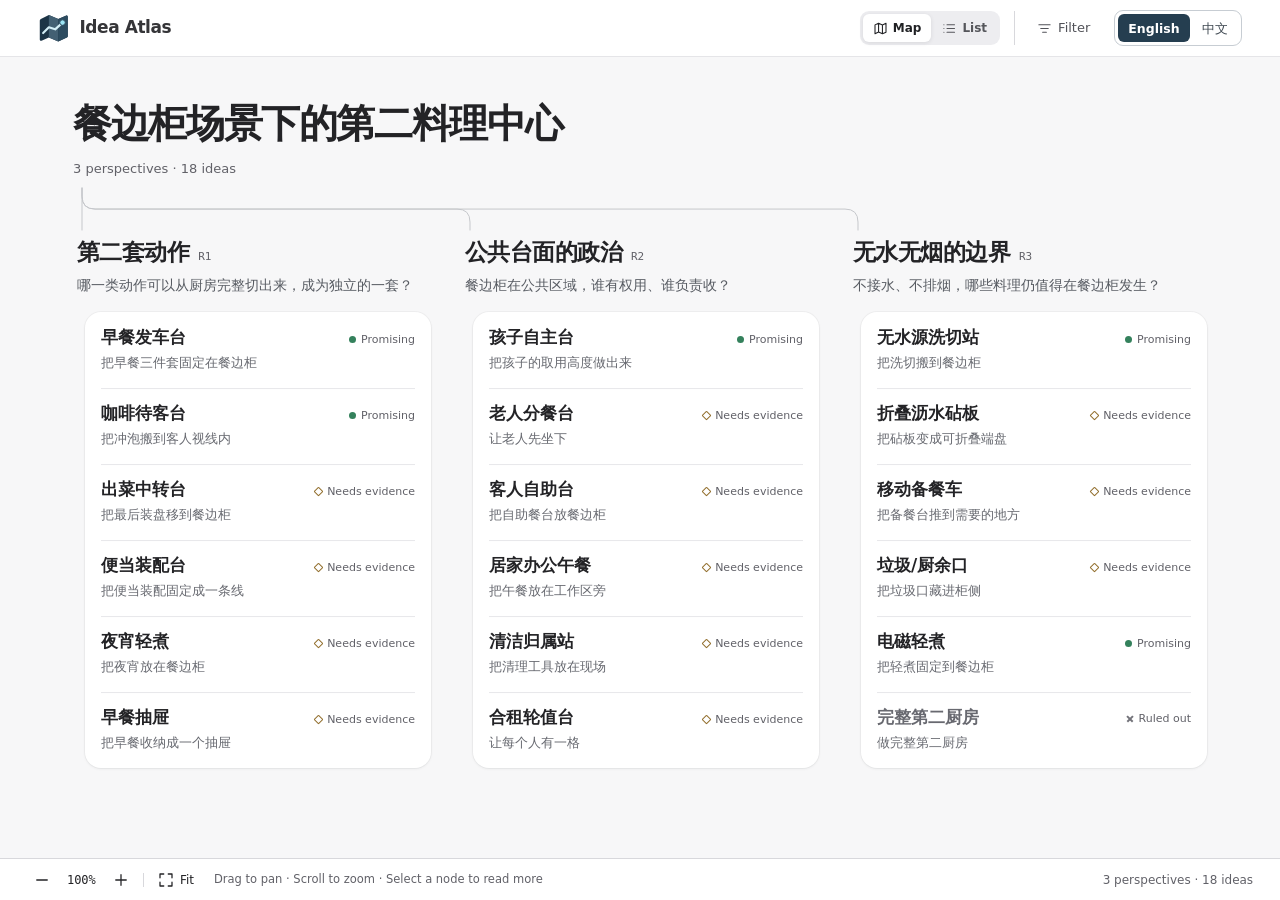
<file: idea-atlas/examples/sideboard/atlas.html>
<!doctype html>
<html lang="en"><head><meta charset="utf-8"><meta name="viewport" content="width=device-width,initial-scale=1,viewport-fit=cover"><meta name="color-scheme" content="light"><title>Idea Atlas</title><link rel="icon" type="image/svg+xml" href="data:image/svg+xml,%3Csvg%20xmlns%3D%22http%3A%2F%2Fwww.w3.org%2F2000%2Fsvg%22%20viewBox%3D%220%200%2036%2036%22%3E%3Cpath%20fill%3D%22%231c3446%22%20d%3D%22M2%209.6c0-.8.4-1.5%201.2-1.8l9-4.4%2010.6%204.5%208.5-3.7c1-.5%202.2.2%202.2%201.3v21.4c0%20.8-.4%201.4-1.1%201.8l-9.6%204.5-10.6-4.6L4%2032.3c-1%20.5-2-.2-2-1.3Z%22%2F%3E%3Cpath%20fill%3D%22%23436073%22%20d%3D%22M12.2%203.4%2022.8%207.9v25.3l-10.6-4.6Z%22%2F%3E%3Cpath%20fill%3D%22%232d4c60%22%20d%3D%22m22.8%207.9%208.5-3.7c1-.5%202.2.2%202.2%201.3v21.4c0%20.8-.4%201.4-1.1%201.8l-9.6%204.5Z%22%2F%3E%3Cpath%20d%3D%22m5.8%2023.6%206.4-6.4%207.1%202.3%208.3-7.6%22%20fill%3D%22none%22%20stroke%3D%22%23d3eef6%22%20stroke-width%3D%222.45%22%20stroke-linecap%3D%22round%22%20stroke-linejoin%3D%22round%22%2F%3E%3Ccircle%20cx%3D%2227.6%22%20cy%3D%2211.9%22%20r%3D%223.1%22%20fill%3D%22%239ce5f5%22%20stroke%3D%22%232d4c60%22%20stroke-width%3D%221.1%22%2F%3E%3C%2Fsvg%3E">
<style>
*{box-sizing:border-box}
:root { 
  color-scheme:light;
  --ink:#232326; --mute:#616168; --line:#d8d8dc; --paper:#f7f7f8; --sheet:#fff;
  --accent:#0066c6; --accent-light:#eaf3fd; --hover:#ececef; --thread:#a7a7ad;
  --heading:system-ui,-apple-system,BlinkMacSystemFont,"Segoe UI",sans-serif;
  --mono:ui-monospace,"SFMono-Regular",Consolas,monospace;
 }
html,body{height:100%;margin:0;color:var(--ink);font:14px/1.5 var(--heading);-webkit-font-smoothing:antialiased}
body{background:var(--paper)}
button{font:inherit;color:inherit;cursor:pointer}
button:focus-visible,summary:focus-visible,[tabindex]:focus-visible{outline:3px solid var(--accent);outline-offset:3px}
button:disabled{opacity:.4;cursor:default}
[hidden]{display:none!important}
svg.icon{width:18px;height:18px;vertical-align:middle;stroke:currentColor;fill:none;stroke-width:1.7;stroke-linecap:round;stroke-linejoin:round;flex:none}
#app{height:100%;height:100dvh;display:flex;flex-direction:column;overflow:hidden}
.topbar,.foot{flex:none;position:relative;z-index:2}

.topbar{display:flex;align-items:center;gap:14px;height:57px;padding-inline:clamp(16px,3vw,48px);z-index:5;background:#fff;border-bottom:1px solid #e5e5e8}
.brand{display:flex;align-items:center;gap:9px;white-space:nowrap;color:#353538;font-weight:640;font-size:15px;letter-spacing:.01em}
.atlas-mark{width:32px;height:32px;display:block;flex:none}
.mode-switch{display:flex;align-items:center;gap:1px;margin-left:auto;padding:3px;border-radius:9px;background:#ededf0}
.mode-switch button{display:inline-flex;align-items:center;gap:5px;padding:4px 10px;min-height:28px;border:0;border-radius:6px;background:transparent;font-size:12px;font-weight:570;color:#55565b}
.mode-switch i,.filter-trigger i{display:inline-flex}
.mode-switch svg.icon,.filter-trigger svg.icon{height:15px;width:15px}
.mode-switch button[aria-pressed=true]{color:#202124;background:#fff;box-shadow:0 1px 4px #1e1f291a}
.mode-switch button:not([aria-pressed=true]):hover,.filter-trigger:hover{background:#e4e4e8}
.filter-host{position:relative;padding-left:12px;border-left:1px solid var(--line)}
.filter-trigger{display:inline-flex;align-items:center;justify-content:center;gap:6px;min-height:34px;padding:4px 10px;font-size:13px;font-weight:540;border:0;border-radius:8px;color:#515258;background:transparent}
.filter-trigger[aria-expanded=true]{background:var(--hover)}
.filter-trigger.has-filter{color:var(--accent);background:var(--accent-light)}
#filterTotal{font-variant-numeric:tabular-nums;font-size:11px}
.filter-list{position:absolute;right:0;top:calc(100% + 9px);min-width:203px;padding:6px;display:grid;border:1px solid var(--line);border-radius:13px;background:var(--sheet);box-shadow:0 10px 32px #10131a1c,0 2px 6px #10131a0b}
.filter{display:flex;align-items:center;gap:7px;padding:7px 10px;min-height:34px;border:0;border-radius:7px;text-align:left;background:transparent;color:var(--ink);font-size:13px}
.filter:hover{background:var(--hover)}
.filter[aria-pressed=true]{font-weight:620;background:var(--accent-light);color:var(--accent)}
.count{margin-left:auto;font-size:12px;font-variant-numeric:tabular-nums}
.filter-sep{height:1px;margin:5px 9px;background:var(--line)}
.divider{width:1px;height:14px;flex:none;background:var(--line);margin:0 5px}
.statusmark{display:inline-block;width:7px;height:7px;flex:none}
.live{color:var(--mute)}
.mark-live{border-radius:50%;background:#34815c}
.needs-evidence{color:var(--mute)}
.mark-needs-evidence{border:1.65px solid #93702f;transform:rotate(45deg);border-radius:1px}
.killed{color:var(--mute)}
.mark-killed{position:relative;width:8px;height:8px}
.mark-killed:before,.mark-killed:after{content:"";position:absolute;top:3px;left:0;width:8px;height:1.6px;background:#73737a;transform:rotate(45deg)}
.mark-killed:after{transform:rotate(-45deg)}
.mark-variant,.mark-seed,.mark-duplicate{border:1.5px solid #73737a;border-radius:2px}
.surface{flex:1;min-height:0;display:flex;position:relative}
.main{flex:1;min-width:0;position:relative}
.mapview { position:absolute;inset:0;overflow:hidden;touch-action:none;cursor:grab;background:var(--paper) }
.mapview:focus-visible{outline-offset:-4px}
.mapview.drag{cursor:grabbing;user-select:none}
.world{position:absolute;left:0;top:0;transform-origin:0 0;will-change:transform}
.wires{position:absolute;left:0;top:0;overflow:visible;pointer-events:none}

/* The overview has three levels: a document title, section headings, and grouped rows. */
.wire,.active-edge {
  fill:none; stroke:#c5c7cb; stroke-width:1; stroke-linecap:round; stroke-linejoin:round;
  vector-effect:non-scaling-stroke;
}
.active-edge { stroke:#6995bf; stroke-width:1.5 }
.wire.dim { opacity:.38 }
#groups { position:absolute; inset:0; pointer-events:none }
.group-surface {
  position:absolute; border-radius:16px; background:var(--sheet);
  box-shadow:0 1px 3px #161b2710, 0 0 0 1px #161b2709;
}
.node {
  position:absolute; appearance:none; border:0; background:transparent;
  min-width:0; padding:0; text-align:left; cursor:pointer; user-select:none;
  color:var(--ink); overflow-wrap:anywhere;
}
.node:focus-visible { z-index:1; outline-width:2px; outline-offset:2px }
.node.dim { opacity:.38 }
.root-node,.lens-node { display:flex; flex-direction:column; align-items:flex-start; border-radius:6px }
.root-meta,.lens-meta,.idea-title,.badge { display:flex; align-items:center }
.root-node strong {
  order:0; font-size:39px; line-height:1.19; font-weight:730; letter-spacing:-.035em; text-wrap:balance;
}
.root-meta { order:1; gap:10px; margin-top:12px; font-size:13px; font-weight:500; color:var(--mute) }
.lens-node { padding:0 4px; gap:7px }
.lens-meta { width:100%; gap:9px; align-items:baseline }
.lens-meta strong { font-size:23px; line-height:1.3; font-weight:680; letter-spacing:-.025em }
.lens-letter { flex:none; white-space:nowrap; font:500 11px/1.4 var(--mono); color:var(--mute) }
.lens-text { color:#575b62; line-height:1.48; font-size:14px; padding-right:8px }
.root-node:hover strong,.lens-node:hover strong { color:#333d50 }
.idea-node {
  display:flex; flex-direction:column; justify-content:center; gap:4px;
  padding:14px 16px; border-radius:0;
}
.idea-node.first { border-radius:16px 16px 0 0 }
.idea-node.last { border-radius:0 0 16px 16px }
.idea-node.first.last { border-radius:16px }
.idea-node:not(.first)::before {
  content:""; position:absolute; left:16px; right:16px; top:0; height:1px; background:#e7e7ea;
}
.idea-title { width:100%; justify-content:space-between; align-items:baseline; gap:10px }
.idea-title strong { font-size:17px; font-weight:610; line-height:1.38 }
.idea-node .micro { font-size:13px; line-height:1.55; color:#676970 }
.badge { display:inline-flex; flex:none; gap:5px; white-space:nowrap; color:var(--mute); font:12px/1.45 var(--heading) }
.idea-node .badge { font-size:11px }
.idea-node:hover { background:#f0f2f5 }
.idea-node.selected { background:#e7f0fc }
.lens-node.selected strong,.root-node.selected strong { color:#185588 }
.idea-node.killed-card .idea-title strong { color:#686970 }
@media(prefers-contrast:more) {
  .wire { stroke:#81838a }
  .active-edge { stroke:#225e97; stroke-width:2 }
  .idea-node:not(.first)::before { background:#a0a0a4 }
  .node.dim { opacity:1; outline:1px dashed #78797d; outline-offset:-2px }
}
.foot{height:42px;padding:0 clamp(14px,2.1vw,34px);gap:14px;background:#fff;border-top:1px solid var(--line);display:flex;align-items:center;color:var(--mute);font-size:12px}
.zoom-tools{display:flex;align-items:center;gap:2px}
.tool{background:transparent;border:0;display:inline-flex;align-items:center;justify-content:center;gap:5px;border-radius:5px;height:30px;min-width:30px;padding:3px 6px;color:var(--ink);font-size:12px}
.tool:hover{background:var(--hover)}
.tool.percent{font:12px var(--mono);min-width:45px}
.foot-end{margin-left:auto;white-space:nowrap;font-variant-numeric:tabular-nums}
.keyhint{font-size:11.5px}

@media(max-width:820px){
  .topbar{height:52px;gap:9px}
  .foot{gap:8px}.keyhint{display:none}
}
@media(max-width:650px){
  .topbar{height:52px;padding:0 12px}.filter-host{padding-left:6px}.atlas-mark{width:29px;height:29px}.filter-trigger{padding:4px 6px}.filter{min-height:42px}
  .brand{font-size:16px;font-weight:620;color:var(--ink)}
  .mode-switch button{font-size:12px;padding:5px 8px;gap:5px}
  
  .root-node strong{font-size:30px}.lens-meta strong{font-size:21px}.foot{padding:0 9px;height:38px}.foot-end{font-size:11px}
}

.index-view {
  height:100%; overflow:auto; container-type:inline-size; background:#fff;
  padding:24px clamp(16px,4vw,62px) 40px; color:var(--ink);
}
.index-heading, #indexTable { max-width:1360px; margin-inline:auto }
.index-heading { display:flex; align-items:baseline; gap:12px; margin-bottom:18px }
.index-heading h2 { font:720 23px/1.35 var(--heading); letter-spacing:-.025em; margin:0 }
.index-heading span { color:var(--mute); font-size:13px; font-variant-numeric:tabular-nums }
.pa-index { font-size:14px; line-height:1.55; overflow-wrap:anywhere }
.pa-index table { width:100%; border-collapse:separate; border-spacing:0; text-align:left }
.pa-index th,.pa-index td { vertical-align:middle; padding:13px 12px; border:0; border-bottom:1px solid var(--line) }
.pa-index thead th {
  position:sticky; top:-24px; z-index:1; background:var(--paper);
  font-weight:620; color:var(--mute); font-size:12px; padding-block:8px;
}
.pa-index thead th:first-child { border-radius:6px 0 0 0 }
.pa-index thead th:last-child { border-radius:0 6px 0 0 }
.pa-index tbody th { width:29%; font-weight:inherit }
.pa-index .pa-branchcol { width:18% }
.pa-index tbody td:last-child { width:1%; white-space:nowrap }
.pa-indexopen,.pa-cardlink { color:inherit; font:inherit; text-align:left; cursor:pointer }
.pa-indexopen {
  display:flex; align-items:baseline; gap:10px; padding:5px 2px; border:none; background:transparent;
  width:100%; border-radius:3px;
}
.pa-indexopen strong { font-size:15px; line-height:1.45; font-weight:680 }
.pa-id { font:600 11.5px/1.6 var(--mono); color:var(--mute) }
.pa-indexopen .pa-id,.pa-cardlink .pa-id {
  flex:none; font-variant-numeric:tabular-nums; color:var(--mute);
  background:var(--hover); border-radius:4px; padding:1px 5px;
}
.pa-index tr:focus-within,.pa-index tbody tr:hover,.pa-index tbody tr:has([aria-current="true"]) { background:var(--paper) }
.pa-indexopen:hover strong,.pa-indexopen[aria-current="true"] strong { color:var(--accent) }
.pa-branchname { display:inline-flex; align-items:baseline; gap:6px; font-weight:600; font-size:13px }

.pa-indexscene,.pa-cardlink small { display:block; color:var(--mute); line-height:1.5; font-size:12px; font-weight:400 }
.pa-indexscene:not(:empty) { margin-block:2px }
.pa-index .badge,.drawer .badge { font-size:12px }
.pa-empty { padding:24px 0; color:var(--mute); border-top:1px solid var(--line) }
@container (max-width:560px) {
  .pa-index table,.pa-index tbody { display:block }
  .pa-index thead { position:absolute; width:1px; height:1px; overflow:hidden; clip-path:inset(50%) }
  .pa-index tbody tr { display:grid; grid-template-columns:minmax(0,1fr) auto; gap:3px 10px; padding:14px 2px; border-bottom:1px solid var(--line) }
  .pa-index tbody th,.pa-index tbody td,.pa-index .pa-branchcol,.pa-index tbody td:last-child { border:0; min-width:0; width:auto; padding:0 }
  .pa-index tbody th { grid-area:1/1 }
  .pa-index tbody .pa-branchcol { grid-area:2/1 /3/-1; padding-block:0 3px }
  .pa-index tbody td:nth-child(3) { grid-area:3/1 /4/-1; font-size:14px }
  .pa-index tbody td:last-child { grid-area:1/2; align-self:center }
  .pa-indexopen { gap:6px }
  .pa-branchname { font-size:12px }
}
.drawer {
  width:clamp(345px,31vw,465px); min-height:0; flex:none; display:flex; flex-direction:column;
  z-index:3; background:#fff; color:var(--ink); border-left:1px solid var(--line);
}
.drawer-head {
  flex:none; padding:14px 23px 17px; border-bottom:1px solid var(--line);
  background:var(--sheet); position:relative; overflow-wrap:anywhere;
}

.drawer-top { display:flex; align-items:center; justify-content:space-between; gap:10px }
.drawer-k { font-size:12px; color:var(--mute); line-height:1.5 }

.drawer-head h2 { font:680 30px/1.3 var(--heading);margin:13px 0 2px;letter-spacing:-.025em }
.close-btn { display:grid;place-items:center;flex:none;width:32px;height:32px;border:0;border-radius:50%;color:var(--mute);background:var(--hover) }
.close-btn:hover { background:var(--line) }
.drawer-body { flex:auto; min-height:0; padding:17px 23px 36px; overflow:auto; overscroll-behavior:contain }
.pa-detail { font-size:14px; line-height:1.65; overflow-wrap:anywhere }
.pa-muted { color:var(--mute); font-size:13px; margin:8px 0 14px }
.pa-question { font-size:16px; font-weight:620; line-height:1.65; margin:12px 0 18px; color:var(--ink) }
.pa-section + .pa-section,.pa-fields + .pa-section { margin-top:24px }
.pa-detail h3 { display:flex;align-items:center;gap:8px;margin:0;padding-block:6px;border-bottom:1px solid var(--line);font:660 15px/1.5 var(--heading);color:var(--ink) }
.pa-detail h3 .pa-id { color:var(--mute); font-size:11px }
.pa-fields { width:100%; border-collapse:collapse; text-align:left; table-layout:fixed }
.pa-fields th,.pa-fields td { padding:8px 0; border-bottom:1px solid var(--line); vertical-align:top }
.pa-fields th { width:6.4em; padding-right:12px; font-size:12px; font-weight:520; color:var(--mute) }
.pa-fields td { line-height:1.65 }

.pa-links { display:grid }
.pa-cardlink {
  display:grid; grid-template-columns:auto minmax(0,1fr) auto; align-items:baseline; gap:9px; width:100%;
  border:0; border-bottom:1px solid var(--line); background:transparent; padding:12px 2px;
}
.pa-cardlink:hover { background:var(--paper) }
.pa-cardlink strong { display:block; font-weight:640 }
.pa-cardlink small { margin-top:2px }
.pa-open-icon { color:var(--mute); font-size:14px }
@media(max-width:820px) { .drawer { width:330px } }
@media(max-width:650px) {
  .index-view { padding:16px 14px 28px }
  .index-heading { margin-bottom:8px }
  .index-heading h2 { font-size:20px }
  .drawer { position:absolute; inset:0 0 0 auto; width:min(100%,415px); box-shadow:-6px 0 18px #00000010 }
  .drawer-head { padding:12px 16px }
  .drawer-head h2 { font-size:26px }
  .filter-host .filter-list{max-width:calc(100vw - 24px);max-height:calc(100dvh - 70px);overflow:auto}

  .drawer-body { padding:15px 16px 32px }
  .close-btn { width:38px; height:38px }
}
/* The card reader has its own scrolling document. The map and branch inspectors stay independent. */
.drawer.card-open {
  --reader-pad:clamp(24px,2.65vw,42px);
  --reader-line:#e6e6e9;
  --reader-muted:#64656b;
  --reader-ink:#222326;
  width:clamp(430px,39vw,584px);
  background:#fff; color:var(--reader-ink); border-left:1px solid #dbdbdf;
}
.card-open .drawer-head { padding:9px var(--reader-pad) 7px; border:0; background:#fff; }
.card-open .drawer-top { min-height:32px; }
.card-open #drawerPath {
  display:flex; align-items:center; flex-wrap:nowrap; gap:7px; min-width:0;
  line-height:1.35; font-size:12.5px; color:var(--reader-muted);
}
.card-open .crumb-link {
  appearance:none; border:0; padding:5px 0; background:none; color:inherit; font:inherit;
  min-width:0; overflow:hidden; text-overflow:ellipsis; white-space:nowrap;
}
.card-open .crumb-link:hover { text-decoration:underline; text-underline-offset:3px; }
.card-open .crumb-sep { color:#93949b; }
.card-open .card-code { flex:none; letter-spacing:.03em; font-variant-numeric:tabular-nums; }
.card-open .compact-title { display:none; }
.card-open.scrolled .compact-title {
  display:inline; overflow:hidden; white-space:nowrap; text-overflow:ellipsis;
  color:var(--reader-ink); font-weight:620;
}
.card-open .close-btn { width:30px; height:30px; background:#f1f1f3; }
.card-open .close-btn:hover { background:#e7e7ea; }
.card-open .close-btn .icon { width:15px; height:15px; }
.card-open .drawer-body {
  padding:0; min-width:0; scrollbar-gutter:stable; scroll-padding-top:52px;
  overflow-x:hidden; overflow-y:auto; overflow-wrap:anywhere;
}
.card-open .card-hero { padding:12px var(--reader-pad) 18px; }
.card-open #drawerTitle {
  font:720 clamp(30px,2.5vw,37px)/1.2 var(--heading);
  margin:0; letter-spacing:-.025em; text-wrap:balance;
}
.card-open .card-promise { margin:7px 0 0; font-size:17px; line-height:1.5; color:#505158; }
.card-open .card-meta {
  display:flex; align-items:center; flex-wrap:wrap; gap:5px 12px;
  font-size:12px; color:var(--reader-muted); margin-top:13px;
}
.card-open .card-meta .badge { font-size:12px; }
.card-open .card-tabs {
  position:sticky; top:0; z-index:2; display:flex; align-items:stretch; gap:clamp(16px,2.5vw,30px);
  padding:0 var(--reader-pad); background:#fff; box-shadow:inset 0 -1px var(--reader-line);
}
.card-open .card-tabs button {
  position:relative; min-height:44px; display:inline-flex; align-items:center; gap:6px; white-space:nowrap;
  padding:4px 1px; border:0; background:transparent; font-size:14px; color:var(--reader-muted); font-weight:550;
}
.card-open .card-tabs button[aria-selected="true"] { color:var(--reader-ink); font-weight:680; }
.card-open .card-tabs button[aria-selected="true"]::after {
  content:""; position:absolute; inset:auto 0 0; height:2px; background:currentColor; border-radius:2px;
}
.card-open .tab-count { font-size:11px; color:var(--reader-muted); font-variant-numeric:tabular-nums; }
.card-open .card-pane { padding:24px var(--reader-pad) 42px; font-size:15px; line-height:1.7; }
.card-open .reading-section,.card-open .decision-summary,.card-open .reading-context { margin:0 0 24px; }
.card-open .reading-section h3 {
  margin:0 0 8px; color:var(--reader-muted); font-size:12.5px; line-height:1.45; font-weight:620;
}
.card-open .reading-section p,.card-open .fold-body p { margin:5px 0 0; }
.card-open .reading-section .reading-headline,.card-open .reading-lead {
  margin:0 0 7px; color:var(--reader-ink); font-weight:640; font-size:19px; line-height:1.5; letter-spacing:-.015em;
}
.card-open .reading-section p:not(.reading-headline),.card-open .fold-body { color:#45464b; }
.card-open .reading-context {
  padding:15px 18px; border-radius:12px; background:#f5f5f7;
}
.card-open .context-main { margin:0; color:var(--reader-ink); font-size:15px; font-weight:610; }
.card-open .context-time { font-size:13px; color:var(--reader-muted); }
.card-open .reading-context p { margin:6px 0 0; }
.card-open .reading-fields,.card-open .measure-list { margin:0; }
.card-open .reading-fields > div,.card-open .measure-list > div {
  display:grid; grid-template-columns:minmax(4em,5em) minmax(0,1fr); column-gap:16px; padding:8px 0;
}
.card-open .reading-fields dt,.card-open .measure-list dt { color:var(--reader-muted); font-size:13px; padding-top:1px; }
.card-open .reading-fields dd,.card-open .measure-list dd { margin:0; }
.card-open .measure-list > div + div { border-top:1px solid var(--reader-line); }
.card-open .reading-fold { border-top:1px solid var(--reader-line); }
.card-open .reading-fold > summary,.card-open .round-basis > summary {
  display:flex; align-items:center; gap:8px; cursor:pointer; list-style:none; color:var(--reader-ink);
}
.card-open summary::-webkit-details-marker { display:none; }
.card-open .reading-fold > summary { min-height:44px; justify-content:space-between; padding:9px 2px 9px 0; font-size:14px; font-weight:590; }
.card-open .reading-fold > summary::after,.card-open .round-basis > summary::before {
  content:""; width:6px; height:6px; flex:none;
  border-right:1.5px solid currentColor; border-bottom:1.5px solid currentColor;
  transform:rotate(-45deg); color:var(--reader-muted);
}
.card-open .reading-fold[open] > summary::after,.card-open .round-basis[open] > summary::before { transform:rotate(45deg); }
.card-open .reading-fold .fold-body { padding:2px 0 16px; font-size:14px; line-height:1.75; }
.card-open .decision-summary { padding:17px 20px 18px; border-radius:13px; background:#f3f5f7; }
.card-open .decision-summary small { display:block; color:var(--reader-muted); font-size:12px; font-weight:580; }
.card-open .decision-summary strong { display:block; margin-top:4px; font-size:21px; line-height:1.45; letter-spacing:-.02em; font-weight:660; }
.card-open .decision-summary p { margin:5px 0 0; font-size:15px; line-height:1.65; color:#44464b; }
.card-open .round-list { margin:0; padding:0; list-style:none; }
.card-open .round {
  display:grid; grid-template-columns:22px minmax(0,1fr); gap:10px;
  padding:16px 0 13px; border-top:1px solid var(--reader-line);
}
.card-open .round-no { color:var(--reader-muted); font:540 12px/1.65 var(--mono); padding-top:3px; }
.card-open .round-body h4 { margin:0; font-size:16px; font-weight:640; line-height:1.5; }
.card-open .round-body .round-result { margin:6px 0 2px; font-size:14px; line-height:1.65; color:#44464b; }
.card-open .round-basis > summary { width:fit-content; min-height:34px; padding:2px 4px; font-size:13px; color:var(--reader-muted); }
.card-open .round-basis > summary::before { width:5px; height:5px; }
.card-open .round-basis .fold-body { padding:3px 0 8px; font-size:14px; line-height:1.7; }
@media(max-width:700px) {
  .drawer.card-open { --reader-pad:clamp(18px,5.5vw,32px); position:fixed; inset:0; z-index:8; width:100%; box-shadow:none; border:0; }
  .card-open .drawer-head { padding-block:3px; }
  .card-open .close-btn { width:40px; height:40px; }
  .card-open .card-hero { padding-top:8px; padding-bottom:14px; }
  .card-open #drawerTitle { font-size:30px; }
  .card-open .card-meta { margin-top:9px; }
  .card-open .card-pane { padding-block:19px 30px; }
  .card-open .round-basis > summary { min-height:42px; }
}
@media(prefers-contrast:more) {
  .drawer.card-open { --reader-muted:#46474d; --reader-line:#9d9fa6; }
  .card-open .card-tabs button[aria-selected="true"]::after { height:3px; }
}

.card-open .record-empty { color:var(--reader-muted);font-size:13px }

/* Language choice remains visible in the narrow-screen, full-page inspector. */
.brand { gap:9px; font-size:17px; font-weight:660; letter-spacing:-.025em }
.language-switch {
  display:inline-flex; align-items:center; flex:none; padding:3px; gap:2px;
  border:1px solid #c7cdd3; border-radius:9px; background:#fff;
}
.language-switch button {
  border:0; border-radius:6px; padding:5px 10px; min-height:28px;
  background:transparent; color:#404a53; font:590 12.5px/1.2 var(--heading); white-space:nowrap;
}
.language-switch button:hover { background:#eaf0f4 }
.language-switch button[aria-pressed=true] { background:#253e50; color:#fff }
.drawer-top .language-switch { display:none }
html[lang="en"] .card-open .reading-fields > div,html[lang="en"] .card-open .measure-list > div {
  grid-template-columns:minmax(5em,7em) minmax(0,1fr);
}
@media(max-width:700px) {
  .topbar { display:grid; grid-template-columns:minmax(0,1fr) auto; grid-template-rows:auto auto;
    gap:3px 8px; height:auto; padding:7px 14px 6px }
  .brand { grid-area:1/1; font-size:16px }
  .topbar > .language-switch { grid-area:1/2; justify-self:end }
  .mode-switch { grid-area:2/1; justify-self:start; margin:0 }
  .filter-host { grid-area:2/2; justify-self:end; padding:0; border:0; max-width:100% }
  .filter-trigger { font-size:12px; min-height:32px }
  .card-open .drawer-top .language-switch {display:inline-flex;margin-left:auto}
  .card-open .drawer-top { gap:7px }
  .card-open #drawerPath {flex:1}
  .card-open .close-btn {flex:none}
  .card-open .language-switch button {min-height:29px;padding:4px 7px}
}
@media(max-width:410px) {
  html[lang="en"] .foot { gap:5px }
  html[lang="en"] .foot-end { font-size:10.5px; white-space:normal; text-align:right }
  .language-switch button { padding:5px 8px }
}
</style></head><body><div id="app">
<header class="topbar">
  <div class="brand"><svg class="atlas-mark" aria-hidden="true" xmlns="http://www.w3.org/2000/svg" viewBox="0 0 36 36"><path fill="#1c3446" d="M2 9.6c0-.8.4-1.5 1.2-1.8l9-4.4 10.6 4.5 8.5-3.7c1-.5 2.2.2 2.2 1.3v21.4c0 .8-.4 1.4-1.1 1.8l-9.6 4.5-10.6-4.6L4 32.3c-1 .5-2-.2-2-1.3Z"/><path fill="#436073" d="M12.2 3.4 22.8 7.9v25.3l-10.6-4.6Z"/><path fill="#2d4c60" d="m22.8 7.9 8.5-3.7c1-.5 2.2.2 2.2 1.3v21.4c0 .8-.4 1.4-1.1 1.8l-9.6 4.5Z"/><path d="m5.8 23.6 6.4-6.4 7.1 2.3 8.3-7.6" fill="none" stroke="#d3eef6" stroke-width="2.45" stroke-linecap="round" stroke-linejoin="round"/><circle cx="27.6" cy="11.9" r="3.1" fill="#9ce5f5" stroke="#2d4c60" stroke-width="1.1"/></svg><span id="brandName">Idea Atlas</span></div>
  <nav class="mode-switch" aria-label="View" data-aria-en="View" data-aria-zh="阅读视图">
    <button type="button" id="modeMap" aria-pressed="true"><i data-icon="tree"></i><span data-copy-en="Map" data-copy-zh="地图">Map</span></button>
    <button type="button" id="modeIndex" aria-pressed="false"><i data-icon="list"></i><span data-copy-en="List" data-copy-zh="清单">List</span></button>
  </nav>
  <div class="filter-host" id="filterHost">
    <button type="button" class="filter-trigger" id="filterTrigger" aria-controls="filters" aria-expanded="false"><i data-icon="filter"></i><span id="filterLabel"><span data-copy-en="Filter" data-copy-zh="筛选">Filter</span></span><span id="filterTotal" hidden></span></button>
    <div id="filters" class="filter-list" role="group" aria-label="Filter ideas" data-aria-en="Filter ideas" data-aria-zh="筛选方向" hidden></div>
  </div>
  <div class="language-switch" role="group" aria-label="Language"><button type="button" lang="en" data-language="en">English</button><button type="button" lang="zh-CN" data-language="zh">中文</button></div>
</header>
<main class="surface"><div class="main"><div class="mapview" id="mapView" tabindex="0" aria-label="Idea map. Use arrow keys to pan, plus and minus to zoom, and Tab to move between nodes." data-aria-en="Idea map. Use arrow keys to pan, plus and minus to zoom, and Tab to move between nodes." data-aria-zh="探索画布，使用方向键平移，加减键缩放，Tab 选择节点"><div class="world" id="world"><div id="groups" aria-hidden="true"></div><svg id="wires" class="wires" aria-hidden="true"></svg><div id="nodes"></div></div></div><section class="index-view" id="indexView" hidden><div class="index-heading"><h2><span data-copy-en="Idea list" data-copy-zh="点子清单">Idea list</span></h2><span id="indexCount"></span></div><div id="indexTable"></div></section></div>
<aside class="drawer" id="drawer" aria-labelledby="drawerTitle" hidden><div class="drawer-head"><div class="drawer-top"><span class="drawer-k" id="drawerPath"></span><div class="language-switch" role="group" aria-label="Language"><button type="button" lang="en" data-language="en">English</button><button type="button" lang="zh-CN" data-language="zh">中文</button></div><button id="closeDrawer" class="close-btn" aria-label="Close details" data-aria-en="Close details" data-aria-zh="关闭详情"><i data-icon="close"></i></button></div><h2 id="drawerTitle"></h2></div><div id="drawerBody" class="drawer-body"></div></aside></main>
<footer class="foot"><div class="zoom-tools" id="zoomTools"><button class="tool" id="zoomOut" aria-label="Zoom out" data-aria-en="Zoom out" data-aria-zh="缩小"><i data-icon="minus"></i></button><button class="tool percent" id="actual" title="Reset to 100% zoom" data-title-en="Reset to 100% zoom" data-title-zh="恢复 100% 缩放">100%</button><button class="tool" id="zoomIn" aria-label="Zoom in" data-aria-en="Zoom in" data-aria-zh="放大"><i data-icon="plus"></i></button><span class="divider"></span><button class="tool" id="fit" title="Fit the entire map to the window" data-title-en="Fit the entire map to the window" data-title-zh="居中显示完整画布"><i data-icon="fit"></i><span data-copy-en="Fit" data-copy-zh="全图">Fit</span></button></div><span class="keyhint" id="keyHint"><span data-copy-en="Drag to pan · Scroll to zoom · Select a node to read more" data-copy-zh="拖动平移 · 滚轮缩放 · 点击节点查看详情">Drag to pan · Scroll to zoom · Select a node to read more</span></span><span class="foot-end" id="readout" aria-live="polite"></span></footer></div>
<script type="application/json" id="atlasData">{"project":{"title":"餐边柜场景下的第二料理中心","subtitle":"第二次运行：从第二套动作、公共台面与无水无烟三条线重开"},"readings":{"R1":{"name":"第二套动作","q":"哪一类动作可以从厨房完整切出来，成为独立的一套？","premise":"第二料理中心不是一个空间，而是一套离开厨房仍成立的动作：早餐、冲泡、出菜、便当、夜宵。","audience":"早高峰紧、常带饭/请客、厨房只有一条台面的家庭。","check":"记录一周每套动作的起点/终点；哪套最常被打断、最想不再回厨房。"},"R2":{"name":"公共台面的政治","q":"餐边柜在公共区域，谁有权用、谁负责收？","premise":"餐边柜不是私人厨房台面；孩子、老人、客人、室友、居家办公者会争同一块面，清洁责任不清。","audience":"与家人/室友/客人共用餐厅的人。","check":"观察一周谁站在餐边柜前、谁最后擦台面；问一次冲突。"},"R3":{"name":"无水无烟的边界","q":"不接水、不排烟，哪些料理仍值得在餐边柜发生？","premise":"餐边柜通常没有给排水和排烟；可做无水源洗切、组装、电磁轻煮、保温，不做爆炒/油炸。","audience":"精装房/租房/不能改水路的家庭。","check":"用两桶水做一次两人份洗切；用便携电磁炉煮一次火锅，测蒸汽/插座/台面温度。"}},"cards":{"A01":{"id":"A01","reading":"R1","title":"早餐发车台","family":"morning launch","status":"live","promise":"早餐不再穿过厨房","role":"双职工/有学龄儿童的家庭","occasion":"工作日 7:00–7:30","freq":"每周 5 天","current":"面包机/热水壶/碗盘都在厨房，早餐端来端去","relationship":"夫妻/孩子；早上同时出门","sub":"厨房台面+餐桌；免费但拥挤","gap":"厨房早高峰只有一条台面，餐桌被书包/电脑占","mechanism":"40cm 台面集成面包机/热水壶/碗盘+可拆屑盘；插座上翻","action":"把早餐三件套固定在餐边柜","how":"前晚摆好；早上按键；托盘上桌","proof":"拟：5 分钟完成；每周 ≥4 次；台面 ≤60cm","tradeoff":"面包屑/蒸汽/占台面","kill":"2 周内 5 家庭中 3 家回到厨房做早餐，或每天擦台面 \u003e2 次","insight":"第二料理中心最先成立的，可能不是做菜，而是把早餐从厨房早高峰里切出来。","evidence":"yellow","evidenceNotes":"U1 未提供家庭样本；早餐拥堵是假设；需 5 家庭 2 周。","statusReason":"结构成立；频次未验证。","short":{"rank":1,"why":"最高频、最轻油、最符合 40cm","risk":"面包屑/蒸汽","test":"5 家庭 × 2 周早餐记录"},"claim":"对双职工/有学龄儿童的家庭来说，在工作日 7:00–7:30，他们现在面包机/热水壶/碗盘都在厨房，早餐端来端去；现有替代是厨房台面+餐桌；免费但拥挤，但厨房早高峰只有一条台面，餐桌被书包/电脑占。这个方案用40cm 台面集成面包机/热水壶/碗盘+可拆屑盘；插座上翻，承诺“早餐不再穿过厨房”，以拟：5 分钟完成；每周 ≥4 次；台面 ≤60cm为目标，代价是面包屑/蒸汽/占台面。"},"A02":{"id":"A02","reading":"R1","title":"咖啡待客台","family":"coffee host","status":"live","promise":"客人不用等主人","role":"爱喝咖啡/茶、常待客的人","occasion":"周末下午/朋友来访","freq":"每周 2–4 次","current":"咖啡机在厨房，客人来了主人跑进跑出","relationship":"主人/客人","sub":"厨房咖啡机+托盘；免费但动线断","gap":"主人离开客厅，第一杯要等 5–10 分钟","mechanism":"45cm 台面+咖啡机/热水壶/杯具+带盖小水箱","action":"把冲泡搬到客人视线内","how":"客人坐；主人侧身操作；3 分钟出杯","proof":"拟：3 分钟 4 杯；每周 ≥2 次；离桌 ≤1 次","tradeoff":"水箱/清洗/占台面","kill":"2 周内水箱发霉或清洗 \u003e2 次/周","insight":"待客时最贵的不是咖啡，是主人离开客厅的那 5 分钟。","evidence":"yellow","evidenceNotes":"U1 未提供待客频率；水箱是假设；需 1 次 6 人下午茶。","statusReason":"场景成立；清洁未验证。","short":{"rank":2,"why":"待客可见、轻油、易演示","risk":"水箱/清洗","test":"6 人下午茶计时+清洗"},"claim":"对爱喝咖啡/茶、常待客的人来说，在周末下午/朋友来访，他们现在咖啡机在厨房，客人来了主人跑进跑出；现有替代是厨房咖啡机+托盘；免费但动线断，但主人离开客厅，第一杯要等 5–10 分钟。这个方案用45cm 台面+咖啡机/热水壶/杯具+带盖小水箱，承诺“客人不用等主人”，以拟：3 分钟 4 杯；每周 ≥2 次；离桌 ≤1 次为目标，代价是水箱/清洗/占台面。"},"A03":{"id":"A03","reading":"R1","title":"出菜中转台","family":"plating pass","status":"needs-evidence","promise":"最后 1 米不回头","role":"常做多道菜、在家请客的人","occasion":"晚餐前 30 分钟","freq":"每周 2–3 次","current":"菜在厨房装盘，再端到餐桌","relationship":"主人/客人","sub":"厨房台面+餐桌；免费但来回","gap":"餐边柜没有耐热、够大的摆盘面","mechanism":"90cm 高、耐热台面+托盘+保温灯+隐藏垃圾口","action":"把最后装盘移到餐边柜","how":"厨房出菜；餐边柜装盘；上桌","proof":"拟：少走 2 趟；台面 ≥100×40cm","tradeoff":"耐热/深度/清洁","kill":"2 周内热盘烫坏饰面，或放不下两个菜盘","insight":"餐边柜的空位，可能是厨房到餐桌之间的最后 1 米。","evidence":"grey","evidenceNotes":"U1 未提供请客频率；耐热是假设；需纸板模型+热盘。","statusReason":"场景成立；材料未验证。","short":{"rank":6,"why":"把第二中心落在出菜动线","risk":"耐热/尺寸","test":"纸板模型+热盘 2 周"},"claim":"对常做多道菜、在家请客的人来说，在晚餐前 30 分钟，他们现在菜在厨房装盘，再端到餐桌；现有替代是厨房台面+餐桌；免费但来回，但餐边柜没有耐热、够大的摆盘面。这个方案用90cm 高、耐热台面+托盘+保温灯+隐藏垃圾口，承诺“最后 1 米不回头”，以拟：少走 2 趟；台面 ≥100×40cm为目标，代价是耐热/深度/清洁。"},"A04":{"id":"A04","reading":"R1","title":"便当装配台","family":"lunch assembly","status":"needs-evidence","promise":"早上 3 分钟装好","role":"带饭上班/上学的人","occasion":"工作日 7:00–7:30","freq":"每周 5 天","current":"便当在厨房台面装，和早餐争台面","relationship":"自己/孩子","sub":"厨房台面+餐桌；免费但拥挤","gap":"便当盒/配菜/餐具分散，装完还要收","mechanism":"40cm 台面+便当盒/配菜抽屉+小砧板+垃圾桶","action":"把便当装配固定成一条线","how":"前晚备菜；早上按顺序装；盒盖/袋子一处取","proof":"拟：3 分钟装好；每周 ≥4 次","tradeoff":"清洁/占台面/冰箱距离","kill":"2 周内往返冰箱 \u003e3 次/天，或台面不够","insight":"便当是第二料理中心里最容易被忽略的高频装配动作。","evidence":"grey","evidenceNotes":"U1 未提供带饭习惯；动线是假设；需 5 人 2 周。","statusReason":"场景成立；频次未验证。","short":null,"claim":"对带饭上班/上学的人来说，在工作日 7:00–7:30，他们现在便当在厨房台面装，和早餐争台面；现有替代是厨房台面+餐桌；免费但拥挤，但便当盒/配菜/餐具分散，装完还要收。这个方案用40cm 台面+便当盒/配菜抽屉+小砧板+垃圾桶，承诺“早上 3 分钟装好”，以拟：3 分钟装好；每周 ≥4 次为目标，代价是清洁/占台面/冰箱距离。"},"A05":{"id":"A05","reading":"R1","title":"夜宵轻煮","family":"late-night boil","status":"needs-evidence","promise":"不用进厨房煮面","role":"晚上想吃热食但不想开大灯的人","occasion":"22:00–23:00","freq":"每周 2–3 次","current":"厨房煮面/外卖；开灯/油烟/洗碗","relationship":"自己/伴侣","sub":"厨房+外卖；免费但打断/气味","gap":"厨房远；开灯吵醒家人；油烟","mechanism":"餐边柜电磁炉+小锅+碗+定时；轻煮/泡面/热汤","action":"把夜宵放在餐边柜","how":"接水；煮；吃；锅放托盘；擦台面","proof":"拟：10 分钟；不吵醒家人；每周 ≥2 次","tradeoff":"气味/安全/清洁","kill":"2 周内触发家人抱怨或台面留油","insight":"夜宵是‘第二料理中心’最私人的一套动作；它要的是不打扰。","evidence":"grey","evidenceNotes":"U1 未提供夜宵习惯；气味是假设；需 3 家庭 2 周。","statusReason":"场景成立；安全未验证。","short":null,"claim":"对晚上想吃热食但不想开大灯的人来说，在22:00–23:00，他们现在厨房煮面/外卖；开灯/油烟/洗碗；现有替代是厨房+外卖；免费但打断/气味，但厨房远；开灯吵醒家人；油烟。这个方案用餐边柜电磁炉+小锅+碗+定时；轻煮/泡面/热汤，承诺“不用进厨房煮面”，以拟：10 分钟；不吵醒家人；每周 ≥2 次为目标，代价是气味/安全/清洁。"},"A06":{"id":"A06","reading":"R1","title":"早餐抽屉","family":"breakfast drawer","status":"needs-evidence","promise":"拉开就是早餐","role":"早上不想摆台面的人","occasion":"工作日早晨","freq":"每周 5 天","current":"碗/麦片/果酱分散在厨房柜子","relationship":"自己/孩子","sub":"厨房柜+餐桌；免费但分散","gap":"每天重复拿取/收纳，台面仍被占","mechanism":"40cm 抽拉抽屉：碗/麦片/果酱/勺一层；上层小家电","action":"把早餐收纳成一个抽屉","how":"拉出；取碗；冲麦片；推回","proof":"拟：30 秒取齐；每天 ≥4 次","tradeoff":"承重/防潮/价格","kill":"2 周内导轨变形或食物受潮","insight":"早餐的摩擦不只在做，还在每天把同一套东西拿出来再放回去。","evidence":"grey","evidenceNotes":"U1 未提供收纳行为；导轨/防潮是假设；需 1 个抽屉样机。","statusReason":"结构简单；行为未验证。","short":null,"claim":"对早上不想摆台面的人来说，在工作日早晨，他们现在碗/麦片/果酱分散在厨房柜子；现有替代是厨房柜+餐桌；免费但分散，但每天重复拿取/收纳，台面仍被占。这个方案用40cm 抽拉抽屉：碗/麦片/果酱/勺一层；上层小家电，承诺“拉开就是早餐”，以拟：30 秒取齐；每天 ≥4 次为目标，代价是承重/防潮/价格。"},"B01":{"id":"B01","reading":"R2","title":"孩子自主台","family":"kid self-serve","status":"live","promise":"孩子自己拿，不用喊妈","role":"有 4–10 岁孩子的家庭","occasion":"放学后/周末早餐","freq":"每周 4–5 次","current":"孩子够不到厨房台面，家长代拿","relationship":"孩子/家长","sub":"厨房高台面+家长；免费但依赖成人","gap":"餐边柜高度适合孩子，但没有安全/易取分区","mechanism":"90cm 台面下层放水杯/水果/餐具；防翻杯/圆角；上层锁柜","action":"把孩子的取用高度做出来","how":"孩子自己拿杯/水果；家长只补货","proof":"拟：独立取用 ≥4 次/周；无烫伤/打翻","tradeoff":"安全/收纳/外观","kill":"2 周内打翻 \u003e2 次，或孩子仍只找家长","insight":"餐边柜的公共性，最先被孩子检验：够不够得到、能不能自己收。","evidence":"yellow","evidenceNotes":"U1 未提供孩子年龄；安全高度是假设；需 3 家庭观察。","statusReason":"场景成立；安全未验证。","short":{"rank":4,"why":"公共台面里最明确的行为差异","risk":"安全/打翻","test":"3 家庭 × 2 周观察"},"claim":"对有 4–10 岁孩子的家庭来说，在放学后/周末早餐，他们现在孩子够不到厨房台面，家长代拿；现有替代是厨房高台面+家长；免费但依赖成人，但餐边柜高度适合孩子，但没有安全/易取分区。这个方案用90cm 台面下层放水杯/水果/餐具；防翻杯/圆角；上层锁柜，承诺“孩子自己拿，不用喊妈”，以拟：独立取用 ≥4 次/周；无烫伤/打翻为目标，代价是安全/收纳/外观。"},"B02":{"id":"B02","reading":"R2","title":"老人分餐台","family":"elderly plating","status":"needs-evidence","promise":"少走几步，先吃上","role":"与老人同住、需要分餐/软食的家庭","occasion":"午餐/晚餐","freq":"每天","current":"老人在厨房等热饭，端到房间","relationship":"老人/照护者","sub":"厨房+微波炉；免费但动线长","gap":"老人走动慢；烫伤/等饭","mechanism":"保温抽屉+软食餐盘+一键加热；台面 85cm","action":"让老人先坐下","how":"餐边柜取餐；保温；端到桌","proof":"拟：5 分钟出餐；不烫手；每周 ≥5 次","tradeoff":"安全/清洁/容量","kill":"2 周内烫伤/洒漏，或老人不愿用","insight":"老人需要的不是第二厨房，是不用走、不用等。","evidence":"grey","evidenceNotes":"U1 未提供老人状况；安全是假设；需 1 户 2 周。","statusReason":"场景成立；安全未验证。","short":null,"claim":"对与老人同住、需要分餐/软食的家庭来说，在午餐/晚餐，他们现在老人在厨房等热饭，端到房间；现有替代是厨房+微波炉；免费但动线长，但老人走动慢；烫伤/等饭。这个方案用保温抽屉+软食餐盘+一键加热；台面 85cm，承诺“少走几步，先吃上”，以拟：5 分钟出餐；不烫手；每周 ≥5 次为目标，代价是安全/清洁/容量。"},"B03":{"id":"B03","reading":"R2","title":"客人自助台","family":"guest buffet","status":"needs-evidence","promise":"客人不進厨房","role":"常在家聚会/请客的人","occasion":"周末聚会 2–3 小时","freq":"每月 1–2 次","current":"菜放厨房，客人不好意思进；主人来回端","relationship":"主人/客人","sub":"厨房+餐桌；免费但主人累","gap":"客人不知道在哪拿；主人服务全场","mechanism":"餐边柜做自助：盘/夹/饮料/垃圾口；单向动线","action":"把自助餐台放餐边柜","how":"客人排队取；主人只补菜；垃圾口隐藏","proof":"拟：主人补菜 ≤2 次；客人自主 ≥80%","tradeoff":"保温/占台面/清洁","kill":"2 周内客人仍进厨房，或放不下 6 人份","insight":"请客时餐边柜不是储物柜，是让客人不進厨房的缓冲区。","evidence":"grey","evidenceNotes":"U1 未提供聚会频率；自助动线是假设；需 1 次 8 人聚会。","statusReason":"场景成立；容量未验证。","short":null,"claim":"对常在家聚会/请客的人来说，在周末聚会 2–3 小时，他们现在菜放厨房，客人不好意思进；主人来回端；现有替代是厨房+餐桌；免费但主人累，但客人不知道在哪拿；主人服务全场。这个方案用餐边柜做自助：盘/夹/饮料/垃圾口；单向动线，承诺“客人不進厨房”，以拟：主人补菜 ≤2 次；客人自主 ≥80%为目标，代价是保温/占台面/清洁。"},"B04":{"id":"B04","reading":"R2","title":"居家办公午餐","family":"wfh lunch","status":"needs-evidence","promise":"12 点不排队","role":"在家办公、午休短的人","occasion":"工作日 12:00–12:30","freq":"每周 5 天","current":"去厨房做/点外卖，和家务争台面","relationship":"自己/家人","sub":"厨房/外卖；免费但打断工作","gap":"午休短；厨房远；气味/声音","mechanism":"餐边柜热水壶/三明治机/碗盘；5 分钟午餐线","action":"把午餐放在工作区旁","how":"11:55 按键；12:00 吃；12:15 回桌","proof":"拟：5 分钟；每周 ≥4 次；不弄脏工作区","tradeoff":"气味/噪音/占台面","kill":"2 周内油烟抱怨，或仍点外卖 \u003e3 次/周","insight":"居家办公的第二料理中心，是减少一次厨房往返。","evidence":"grey","evidenceNotes":"U1 未提供 WFH 比例；气味是假设；需 5 人 2 周。","statusReason":"场景成立；气味未验证。","short":null,"claim":"对在家办公、午休短的人来说，在工作日 12:00–12:30，他们现在去厨房做/点外卖，和家务争台面；现有替代是厨房/外卖；免费但打断工作，但午休短；厨房远；气味/声音。这个方案用餐边柜热水壶/三明治机/碗盘；5 分钟午餐线，承诺“12 点不排队”，以拟：5 分钟；每周 ≥4 次；不弄脏工作区为目标，代价是气味/噪音/占台面。"},"B05":{"id":"B05","reading":"R2","title":"清洁归属站","family":"cleanup caddy","status":"needs-evidence","promise":"谁最后吃，谁收","role":"多人共用餐边柜、饭后清理扯皮的家庭","occasion":"晚餐后 10 分钟","freq":"每天","current":"碗盘堆水槽/餐桌，没人认领","relationship":"全家/客人","sub":"厨房水槽+洗碗机；免费但来回端","gap":"餐边柜没有收盘/垃圾/抹布位；责任不清","mechanism":"侧挂收盘架+分类垃圾+抹布/清洁剂抽屉","action":"把清理工具放在现场","how":"吃完；收盘；垃圾/抹布一处拿；擦台面","proof":"拟：清理 ≤5 分钟；抱怨 ≤1 次/周","tradeoff":"气味/占位/清洁","kill":"2 周内垃圾口发臭或碗仍堆水槽","insight":"第二料理中心的最后一环不是做，是收；没有清理位，台面很快被占。","evidence":"grey","evidenceNotes":"U1 未提供清理冲突；气味是假设；需 3 家庭 2 周。","statusReason":"场景成立；卫生未验证。","short":null,"claim":"对多人共用餐边柜、饭后清理扯皮的家庭来说，在晚餐后 10 分钟，他们现在碗盘堆水槽/餐桌，没人认领；现有替代是厨房水槽+洗碗机；免费但来回端，但餐边柜没有收盘/垃圾/抹布位；责任不清。这个方案用侧挂收盘架+分类垃圾+抹布/清洁剂抽屉，承诺“谁最后吃，谁收”，以拟：清理 ≤5 分钟；抱怨 ≤1 次/周为目标，代价是气味/占位/清洁。"},"B06":{"id":"B06","reading":"R2","title":"合租轮值台","family":"shared-house rota","status":"needs-evidence","promise":"谁用谁复位","role":"合租/多代同住的餐厅","occasion":"每天/周末","freq":"每天","current":"台面被各自东西占，没人复位","relationship":"室友/家人","sub":"餐桌/各自房间；免费但混乱","gap":"没有归属/复位规则；清洁靠吵","mechanism":"40cm 台面+个人托盘/标签+可擦写轮值板+锁柜","action":"让每个人有一格","how":"用自己的托盘；用完复位；轮值擦台面","proof":"拟：台面清空 ≥80%；冲突 ≤1 次/周","tradeoff":"隐私/外观/规则","kill":"2 周内没人复位或托盘堆满","insight":"公共台面的问题不是收纳，是归属；没有一格，就没有人负责。","evidence":"grey","evidenceNotes":"U1 未提供合租情况；规则是假设；需 3 户 2 周。","statusReason":"场景成立；行为未验证。","short":null,"claim":"对合租/多代同住的餐厅来说，在每天/周末，他们现在台面被各自东西占，没人复位；现有替代是餐桌/各自房间；免费但混乱，但没有归属/复位规则；清洁靠吵。这个方案用40cm 台面+个人托盘/标签+可擦写轮值板+锁柜，承诺“谁用谁复位”，以拟：台面清空 ≥80%；冲突 ≤1 次/周为目标，代价是隐私/外观/规则。"},"C01":{"id":"C01","reading":"R3","title":"无水源洗切站","family":"waterless prep","status":"live","promise":"不接水管也能洗切","role":"不能改水路的精装房/租房家庭","occasion":"做饭前 10 分钟","freq":"每周 4–5 次","current":"菜拿到厨房水槽洗，再端回餐桌","relationship":"做饭的人/家人","sub":"厨房水槽；免费但来回","gap":"餐边柜没有水；洗切必须回厨房","mechanism":"12L 净水桶+10L 废水桶+折叠沥水盆+砧板","action":"把洗切搬到餐边柜","how":"接水；洗；沥；废水倒回桶；收起","proof":"拟：2 人份 ≤3L 水；2 周无霉","tradeoff":"换水/清洁/占台面","kill":"2 周内桶发霉或换水 \u003e3 次/餐","insight":"餐边柜最大的硬约束不是电，是水；无水源洗切才是真机会。","evidence":"yellow","evidenceNotes":"U1 未提供水路条件；水量/卫生是假设；需 2 周洗切实测。","statusReason":"场景强；卫生未验证。","short":{"rank":3,"why":"解决餐边柜没有水的硬约束","risk":"换水/发霉","test":"2 周洗切实测；测霉/水量"},"claim":"对不能改水路的精装房/租房家庭来说，在做饭前 10 分钟，他们现在菜拿到厨房水槽洗，再端回餐桌；现有替代是厨房水槽；免费但来回，但餐边柜没有水；洗切必须回厨房。这个方案用12L 净水桶+10L 废水桶+折叠沥水盆+砧板，承诺“不接水管也能洗切”，以拟：2 人份 ≤3L 水；2 周无霉为目标，代价是换水/清洁/占台面。"},"C02":{"id":"C02","reading":"R3","title":"折叠沥水砧板","family":"fold-out board","status":"needs-evidence","promise":"切完直接端","role":"台面只有 40cm 深的人","occasion":"做饭前/备餐","freq":"每周 3–4 次","current":"砧板放餐桌；切完再端","relationship":"做饭的人","sub":"餐桌/厨房台面；免费但高度不对","gap":"餐边柜台面不够深；砧板+盘子放不下","mechanism":"40cm 折叠板：切/沥/端一体；收起 10cm","action":"把砧板变成可折叠端盘","how":"拉出；切；折起；直接端","proof":"拟：切 2 人份；不滴水；收起 ≤10cm","tradeoff":"稳定性/清洁/五金","kill":"2 周内折叠件晃动或水渗柜体","insight":"餐边柜的台面不是不够大，而是不能临时变大。","evidence":"grey","evidenceNotes":"U1 未提供台面尺寸；稳定性是假设；需 1 个样件。","statusReason":"简单；五金未验证。","short":null,"claim":"对台面只有 40cm 深的人来说，在做饭前/备餐，他们现在砧板放餐桌；切完再端；现有替代是餐桌/厨房台面；免费但高度不对，但餐边柜台面不够深；砧板+盘子放不下。这个方案用40cm 折叠板：切/沥/端一体；收起 10cm，承诺“切完直接端”，以拟：切 2 人份；不滴水；收起 ≤10cm为目标，代价是稳定性/清洁/五金。"},"C03":{"id":"C03","reading":"R3","title":"移动备餐车","family":"mobile prep cart","status":"needs-evidence","promise":"台面不够就推过来","role":"餐厅/厨房之间需要临时台面的人","occasion":"做饭/待客","freq":"每周 2–3 次","current":"用餐桌当备餐台，端来端去","relationship":"全家/客人","sub":"餐桌/厨房台面；免费但占桌","gap":"餐边柜固定，不能跟着人走","mechanism":"40cm 深推车：砧板/调料/餐具/垃圾袋；可锁轮","action":"把备餐台推到需要的地方","how":"推到餐桌旁；锁轮；切/装；推回","proof":"拟：延展 60cm；承重 15kg；不挡走道","tradeoff":"占位/稳定性/清洁","kill":"2 周内挡住走道或轮子锁不住","insight":"第二料理中心不一定是柜子，也可能是一辆可以推的 40cm 台面。","evidence":"grey","evidenceNotes":"U1 未提供走道尺寸；稳定性是假设；需 1 辆样车。","statusReason":"概念成立；动线未验证。","short":null,"claim":"对餐厅/厨房之间需要临时台面的人来说，在做饭/待客，他们现在用餐桌当备餐台，端来端去；现有替代是餐桌/厨房台面；免费但占桌，但餐边柜固定，不能跟着人走。这个方案用40cm 深推车：砧板/调料/餐具/垃圾袋；可锁轮，承诺“台面不够就推过来”，以拟：延展 60cm；承重 15kg；不挡走道为目标，代价是占位/稳定性/清洁。"},"C04":{"id":"C04","reading":"R3","title":"垃圾/厨余口","family":"waste port","status":"needs-evidence","promise":"不在台面堆垃圾","role":"备餐多、垃圾没处放的人","occasion":"做饭/备餐","freq":"每天","current":"垃圾袋挂柜门/堆台面","relationship":"做饭的人/家人","sub":"垃圾桶+挂钩；免费但难看/异味","gap":"餐边柜没有隐藏垃圾位；台面很快乱","mechanism":"侧拉分类垃圾桶+小厨余盒+活性炭盖","action":"把垃圾口藏进柜侧","how":"拉出；分类丢；推回；每周清","proof":"拟：台面零垃圾袋；2 周无异味","tradeoff":"气味/清洁/占柜内","kill":"2 周内厨余发臭或垃圾口卡住","insight":"台面能不能持续用，取决于垃圾往哪去。","evidence":"grey","evidenceNotes":"U1 未提供垃圾习惯；气味是假设；需 2 周实测。","statusReason":"概念成立；卫生未验证。","short":null,"claim":"对备餐多、垃圾没处放的人来说，在做饭/备餐，他们现在垃圾袋挂柜门/堆台面；现有替代是垃圾桶+挂钩；免费但难看/异味，但餐边柜没有隐藏垃圾位；台面很快乱。这个方案用侧拉分类垃圾桶+小厨余盒+活性炭盖，承诺“不在台面堆垃圾”，以拟：台面零垃圾袋；2 周无异味为目标，代价是气味/清洁/占柜内。"},"C05":{"id":"C05","reading":"R3","title":"电磁轻煮","family":"induction zone","status":"live","promise":"无火也能煮","role":"想在餐厅煮面/火锅但不想油烟的人","occasion":"晚餐/夜宵","freq":"每周 2–3 次","current":"便携电磁炉放餐桌；插排拖地","relationship":"家人/客人","sub":"便携电磁炉；¥100–300 但散热/电线未解决","gap":"餐边柜没有明火/排烟；电磁炉进柜散热差","mechanism":"嵌入式电磁炉+防干烧+定时+防水面板+背部散热","action":"把轻煮固定到餐边柜","how":"放锅；选功率；定时；关火；擦台面","proof":"拟：煮 2 人份 ≤15 分钟；台面 ≤60℃","tradeoff":"功率/散热/锅具","kill":"2 周内插座过载/台面烫坏/蒸汽熏柜","insight":"餐边柜做热食的边界不是能不能做，是能不能安全地做。","evidence":"yellow","evidenceNotes":"U1 未提供电路条件；散热是假设；需 1 个嵌入样机+2 小时火锅。","statusReason":"场景强；散热未验证。","short":{"rank":5,"why":"最直接回应第二料理","risk":"散热/电","test":"1 个嵌入样机；2 小时火锅"},"claim":"对想在餐厅煮面/火锅但不想油烟的人来说，在晚餐/夜宵，他们现在便携电磁炉放餐桌；插排拖地；现有替代是便携电磁炉；¥100–300 但散热/电线未解决，但餐边柜没有明火/排烟；电磁炉进柜散热差。这个方案用嵌入式电磁炉+防干烧+定时+防水面板+背部散热，承诺“无火也能煮”，以拟：煮 2 人份 ≤15 分钟；台面 ≤60℃为目标，代价是功率/散热/锅具。"},"C06":{"id":"C06","reading":"R3","title":"完整第二厨房","family":"full second kitchen","status":"killed","promise":"第二个水槽+灶+排烟","role":"大平层/别墅、想要完整第二厨房的人","occasion":"每天/待客","freq":"每天","current":"butler pantry/中厨外厨；已有","relationship":"全家/保姆/客人","sub":"完整第二厨房；¥5–20 万","gap":"餐边柜没有给排水/排烟/燃气；成本高","mechanism":"把水槽、电磁炉、排烟、冰箱全塞进餐边柜","action":"做完整第二厨房","how":"改水改电；装排烟；放冰箱","proof":"完整第二厨房","tradeoff":"水/排水/排烟/成本/规范","kill":"餐边柜不是厨房；完整第二厨房需要土建/排水/排烟；这是另一个项目","insight":"餐边柜做不了完整第二厨房；它的机会在轻料理，不在复制厨房。","evidence":"yellow","evidenceNotes":"U1 未提供房型/预算；成本/规范是常识性假设，未核价。","statusReason":"硬 gate：水/排水/排烟/成本；kill as standalone。","short":null,"claim":"对大平层/别墅、想要完整第二厨房的人来说，在每天/待客，他们现在butler pantry/中厨外厨；已有；现有替代是完整第二厨房；¥5–20 万，但餐边柜没有给排水/排烟/燃气；成本高。这个方案用把水槽、电磁炉、排烟、冰箱全塞进餐边柜，承诺“第二个水槽+灶+排烟”，以完整第二厨房为目标，代价是水/排水/排烟/成本/规范。"}},"grill":{"A01":{"rounds":[{"q":"早餐发车台是不是只是把面包机搬到餐边柜？","consider":"如果只是换位置，用户没有理由改变习惯；差异必须是早高峰动线、台面释放和清洁。","decision":"continue，但承诺收紧为‘早餐不再穿过厨房’。"},{"q":"40cm 深、面包屑、蒸汽，柜体受得了吗？","consider":"面包机会掉屑，热水壶会放蒸汽；需要可拆屑盘+防潮台面+背部散热。","decision":"narrow：先做 A01+A06 的 40cm 早餐模块，不单独卖台面。"},{"q":"谁清理公共区域的早餐台？","consider":"餐边柜在餐厅，清洁责任不清；如果每天要擦，用户会放弃。","decision":"narrow：把可拆洗托盘作为核心件。"}],"verdict":"narrow","note":"保留早餐方向；先做 40cm 早餐模块 + 5 家庭 2 周实测。"},"C01":{"rounds":[{"q":"没有水管，洗切真的比回厨房更省事吗？","consider":"换水/倒废水本身也是动线；如果一顿饭要换 3 次水，方案不成立。","decision":"narrow：只做 2 人份轻洗切，不承诺大份/油腻餐具。"},{"q":"水桶/沥水盆会不会发霉？","consider":"湿区在餐厅，清洁频率低；需要可拆、可晾干、无死角。","decision":"narrow：先做 2 周卫生测试；发霉即 kill。"},{"q":"这是产品，还是只是一个水桶？","consider":"如果只是桶+盆，用户可以去露营店买；差异必须在柜内集成/折叠/废水管理。","decision":"continue → narrow：做能收进 40cm 柜体的洗切模块。"}],"verdict":"narrow","note":"保留无水源洗切；先做 2 周卫生/水量测试。"},"C06":{"rounds":[{"q":"完整第二厨房不是已经有 butler pantry 吗？","consider":"butler pantry 是独立空间，带水槽/排水/排烟/土建；餐边柜没有这些条件。","decision":"kill as standalone；保留为反证。"},{"q":"能不能把水槽/电磁炉/排烟都塞进餐边柜？","consider":"需要给排水/排烟/燃气/电路/防水；成本接近小厨房改造，不是家具。","decision":"kill；这不是餐边柜产品，是装修项目。"},{"q":"什么情况下 C06 会复活？","consider":"如果用户愿意为 1.2m 的第二水槽+灶改造餐厅，那是 butler pantry brief。","decision":"kill as standalone; keep as counterfactual."}],"verdict":"kill","note":"餐边柜做不了完整第二厨房；保留为反证。"}},"handoff":["A01","C01","B01"],"language":"zh"}</script>
<script>
'use strict';
const $=s=>document.getElementById(s);
const DATA=JSON.parse($('atlasData').textContent);
const reframed=DATA.readings!==undefined;
for(const key of ['cards','readings','lenses','grill'])DATA[key]=Object.assign(Object.create(null),DATA[key]);
const pristineApp=$('app').cloneNode(true);
const languageKey='idea-atlas.language';
let lifetime;
let initialLanguage='en';
try { if(localStorage.getItem(languageKey)==='zh') initialLanguage='zh'; } catch {}
function renderAtlas(language,saved){
 if(lifetime){
   lifetime.abort();
   $('app').replaceWith(pristineApp.cloneNode(true));
 }
 lifetime=new AbortController();
 const listen=(target,type,handler)=>target.addEventListener(type,handler,{signal:lifetime.signal});
 const isEnglish=language==='en';
 const t=(en,zh)=>isEnglish?en:zh;
 document.documentElement.lang=t('en','zh-CN');
 $('brandName').textContent=t('Idea Atlas','点子地图');
 for(const group of document.querySelectorAll('.language-switch')){
   group.setAttribute('aria-label',t('Interface language','界面语言'));
   group.title=t('Switch interface language','切换界面语言');
   for(const button of group.querySelectorAll('button')){
     button.setAttribute('aria-pressed',String(button.dataset.language===language));
   }
 }
for(const element of document.querySelectorAll('[data-copy-en]')){
  element.textContent=t(element.dataset.copyEn,element.dataset.copyZh);
}
for(const element of document.querySelectorAll('[data-aria-en]')){
  element.setAttribute('aria-label',t(element.dataset.ariaEn,element.dataset.ariaZh));
}
for(const element of document.querySelectorAll('[data-title-en]')){
  element.title=t(element.dataset.titleEn,element.dataset.titleZh);
}
const cards=Object.values(DATA.cards), handoff=DATA.handoff||[];
const branchType=reframed?'reading':'lens', branchPrefix=branchType+':', branchLabel=reframed?'读法':'视角';
const branches=reframed?DATA.readings:DATA.lenses;
const branchEntries=Object.entries(branches);
// Bind the same tint to a branch, its cards and the connecting lines.
const branchTone=new Map(branchEntries.map(([id],i)=>[id,String(i%6)]));
const branchKey=card=>branchPrefix+card[branchType];
function ideaCount(n) {
  return t(n+(n===1?' idea':' ideas'),n+' 个方向');
}
const groupCount=branchEntries.length;
const englishGroup=reframed?(groupCount===1?'perspective':'perspectives'):(groupCount===1?'lens':'lenses');
const totals=t(groupCount+' '+englishGroup,groupCount+' 个'+branchLabel)+' · '+ideaCount(cards.length);
const brief=DATA.project.title, subtitle=DATA.project.subtitle||'';
const actionFor=card=>card.action||card.mechanism||card.promise||'';
document.title=brief+' · '+t('Idea Atlas','点子地图');

const labels={live:t("Promising", "可推进"),'needs-evidence':t("Needs evidence", "待补证"),killed:t("Ruled out", "已淘汰"),duplicate:t("Merged", "已合并"),seed:t("Seed", "种子"),variant:t("Variant", "变体")};
function esc(s){return String(s??'').replace(/[&<>"']/g,v=>({'&':'&amp;','<':'&lt;','>':'&gt;','"':'&quot;',"'":'&#39;'}[v]));}
const sourceAttrs=' dir="auto" lang="'+esc(DATA.language||'')+'"';
function statusLabel(c){return labels[c.status]||c.status}
function badge(c){return '<span class="badge '+esc(c.status)+'"><i aria-hidden="true" class="statusmark mark-'+esc(c.status)+'"></i>'+esc(statusLabel(c))+'</span>'}
const icons={filter:'<path d="M3 6h18M6 12h12M9 18h6"/>',tree:'<path d="m3.2 6.2 5.7-2.6 6.2 2.7 5.7-2.6v14.2l-5.7 2.5-6.2-2.7-5.7 2.6zM8.9 3.6v14.1m6.2-11.4v14.1"/>',list:'<path d="M8 6h12M8 12h12M8 18h12M3 6h.1M3 12h.1M3 18h.1"/>',plus:'<path d="M12 5v14M5 12h14"/>',minus:'<path d="M5 12h14"/>',close:'<path d="m6 6 12 12M18 6 6 18"/>',fit:'<path d="M9 4H4v5M15 4h5v5M4 15v5h5M20 15v5h-5"/>'};
document.querySelectorAll('[data-icon]').forEach(el=>el.innerHTML='<svg aria-hidden="true" class="icon" viewBox="0 0 24 24">'+icons[el.dataset.icon]+'</svg>');
function detailRows(rows) {
  const present = rows.filter(([,value]) => value !== undefined && value !== null && value !== '');
  if (!present.length) return '';
  return '<table class="pa-fields"><tbody>' + present.map(([label,value,rowClass]) =>
    '<tr' + (rowClass ? ' class="' + esc(rowClass) + '"' : '') + '><th scope="row">' + esc(label) + '</th><td>' + esc(value) + '</td></tr>').join('') + '</tbody></table>';
}

function detailLinks(items) {
  return '<div class="pa-links">' + items.map(c =>
    '<button type="button" data-tone="' + branchTone.get(c[branchType]) + '" data-card="' + esc(c.id) + '" class="pa-cardlink"><span class="pa-id">' +
    esc(c.id) + '</span><span><strong>' + esc(c.title) + '</strong><small>' + esc(c.promise || actionFor(c)) +
    '</small></span><span aria-hidden="true" class="pa-open-icon">↗</span></button>').join('') + '</div>';
}

function prose(value, cls) {
  return value ? '<p'+sourceAttrs+(cls?' class="'+cls+'"':'')+'>'+esc(value)+'</p>' : '';
}
function readingSection(title, content) {
  return content ? '<section class="reading-section"><h3>'+esc(title)+'</h3>'+content+'</section>' : '';
}
function readingFields(rows, cls='reading-fields') {
  const fields=rows.filter(([,value])=>value!==undefined && value!==null && value!=='');
  return fields.length ? '<dl class="'+cls+'">'+fields.map(([label,value])=>
    '<div><dt>'+esc(label)+'</dt><dd>'+esc(value)+'</dd></div>').join('')+'</dl>' : '';
}
function fold(title, content, cls='reading-fold') {
  return content ? '<details class="'+cls+'"><summary>'+esc(title)+'</summary><div class="fold-body">'+content+'</div></details>' : '';
}
function cardOverview(c) {
  const action=prose(c.action,'reading-headline')+prose(c.mechanism)+readingFields([[t("How it works", "使用方式"),c.how]]);
  const context=prose(c.role,'context-main')+prose([c.occasion,c.freq].filter(Boolean).join(' · '),'context-time')+prose(c.current);
  const supplementary=readingFields([
    [t("People involved", "关系"),c.relationship],[t("Existing alternative", "已有替代"),c.sub],[t("Unmet need", "定位空位"),c.gap],[t("Trade-offs", "代价"),c.tradeoff],
    [t("Idea family", "定位族"),c.family],[t("Lens", "使用视角"),reframed&&c.lens?DATA.lenses[c.lens]?.name||c.lens:''],[t("Related ideas", "对照方向"),Array.isArray(c.links)?c.links.join(' · '):c.links]
  ]);
  return readingSection(t("Design approach", "设计动作"),action) +
    (context?readingSection(t("In use", "使用场景"),'<div class="reading-context">'+context+'</div>'):'') +
    readingSection(t("Design insight", "设计洞察"),prose(c.insight)) +
    fold(t("More context", "更多定位信息"),supplementary) + fold(t("Full positioning statement", "完整定位陈述"),prose(c.claim));
}
const evidenceText={green:t("Direct evidence", "直接依据"),yellow:t("Indirect evidence", "间接依据"),grey:t("Unverified", "尚待验证")};
function cardVerification(c, grill) {
  const short=c.short;
  const next=short?.test ? readingSection(t("Next test", "下一步验证"),prose(short.test,'reading-headline')) : '';
  const evidence=readingFields([[t("Evidence level", "证据状态"),evidenceText[c.evidence]||c.evidence],[t("Basis and limitations", "依据与局限"),c.evidenceNotes],[t("Screening rationale", "初筛理由"),c.statusReason]]);
  const measures=readingFields([[t("Test criteria", "验证目标"),c.proof],[t("When to rule it out", "淘汰条件"),c.kill]],'measure-list');
  const shortlist=short ? readingSection(t("Shortlist", "入围推荐")+(short.rank!=null?' · #'+short.rank:''),
    readingFields([[t("Why it made the cut", "留下理由"),short.why],[t("Main risk", "主要风险"),short.risk]])) : '';
  const names={specificity:t("Specificity", "场景具体度"),evidence:t("Evidence", "证据"),difference:t("Distinctiveness", "差异"),feasibility:t("Feasibility", "可行性"),brand:t("Brand potential", "品牌潜力"),fit:t("Fit", "契合度")};
  const scores=Object.entries(c.scores||{});
  const total=c.score??c.score_total??scores.reduce((sum,[,n])=>sum+Number(n),0);
  const scoreDetails=scores.length ? fold(t("Card score · ", "原卡评分 · ")+total+' / '+(scores.length*5),
    readingFields(scores.map(([key,n])=>[names[key]||key,n+' / 5']))) : '';
  return next + readingSection(t("Available evidence", "现有依据"),evidence) + readingSection(t("How to judge the result", "如何判断结果"),measures) +
    shortlist + scoreDetails + (!grill?('<p class="record-empty">'+t("No challenge rounds recorded.", "尚无逐轮质疑记录。")+'</p>'):'');
}
const verdictLabels=new Map([
  ['continue',t('Continue exploring','继续探索')],['narrow',t('Narrow the scope','收窄方案')],
  ['pivot',t('Change direction','调整方向')],['kill',t('Rule out the idea','淘汰')]
]);
function cardReview(g) {
  const summary=g.verdict||g.note ? '<div class="decision-summary"><small>'+t("After the challenges", "质疑后的决定")+'</small>'+
    (g.verdict?'<strong>'+esc(verdictLabels.get(g.verdict)??g.verdict)+'</strong>':'')+prose(g.note)+'</div>' : '';
  const rounds=g.rounds||[];
  return summary + (rounds.length ? '<ol class="round-list">'+rounds.map((r,i)=>
    '<li class="round"><span class="round-no" aria-hidden="true">'+String(i+1).padStart(2,'0')+'</span><div class="round-body"><h4'+sourceAttrs+'>'+
    esc(r.q)+'</h4>'+prose(r.decision,'round-result')+
    fold(t("Show reasoning", "查看依据"),prose(r.consider),'round-basis')+'</div></li>').join('')+'</ol>' : '');
}
function cardDetail(c) {
  const g=DATA.grill?.[c.id];
  const sections=[['overview',t("Overview", "概览"),cardOverview(c)],['verification',t("Validation", "验证"),cardVerification(c,g)]];
  if(g && (g.rounds?.length || g.note || g.verdict)) sections.push(['review',t("Challenges", "质疑"),cardReview(g)]);
  const meta='<div class="card-meta"><span class="initial-state">'+t("Initial review · ", "初筛 ")+badge(c)+'</span>'+
    (c.short?.rank!=null?'<span>'+t("Shortlist #", "入围 #")+esc(c.short.rank)+'</span>':'')+
    (handoff.includes(c.id)?'<span>'+t("Ready for handoff", "待交接")+'</span>':'')+'</div>';
  const hero='<div class="card-hero">'+prose(c.promise,'card-promise')+meta+'</div>';
  const tabs='<div class="card-tabs" role="tablist" aria-label="'+t("Idea details", "卡片内容")+'">'+sections.map(([id,label],i)=>
    '<button type="button" role="tab" id="card-tab-'+id+'" aria-controls="card-pane-'+id+'" aria-selected="'+(i===0)+
    '" tabindex="'+(i===0?0:-1)+'" data-pane="'+id+'">'+label+
    (id==='review'&&g.rounds?.length?'<span class="tab-count">'+g.rounds.length+'</span>':'')+'</button>').join('')+'</div>';
  return hero+tabs+sections.map(([id,,content],i)=>'<article class="card-pane" id="card-pane-'+id+
    '" role="tabpanel" aria-labelledby="card-tab-'+id+'" tabindex="0"'+(i===0?'':' hidden')+'>'+content+'</article>').join('');
}

function branchDetail(id) {
  const branch = branches[id];
  const group = cards.filter(c => c[branchType] === id);
  const reasoning = reframed ? detailRows([[t("Premise", "题面前提"),branch.premise],[t("Who to talk to", "可接触的对象"),branch.audience],[t("What to check first", "先查什么"),branch.check]]) : '';
  const directions = group.length ? detailLinks(group) : '<p class="pa-muted">'+t("This branch has no ideas yet.", "此分支尚无方向卡。")+'</p>';
  return '<div class="pa-detail"><p class="pa-question">' + esc(branch.q) + '</p>' + reasoning +
    '<section class="pa-section"><h3>'+t("Ideas in this branch ", "分支方向 ")+'<span class="pa-id">' + group.length +
    '</span></h3>' + directions + '</section></div>';
}

function projectDetail() {
  const next = handoff.map(id => DATA.cards[id]).filter(Boolean);
  return '<div class="pa-detail">' + (subtitle ? '<p class="pa-question">' + esc(subtitle) + '</p>' : '') + '<section class="pa-section"><h3>' + (reframed?t("Perspectives", "题目读法"):t("Lenses", "探索视角")) + '</h3><div class="pa-links">' +
    branchEntries.map(([id,branch],i) => '<button type="button" class="pa-cardlink" data-tone="' + branchTone.get(id) + '" data-' + branchType + '="' +
    esc(id) + '"><span class="pa-id">' + esc(reframed?id:(branch.code||String.fromCharCode(65+i%26))) + '</span><span><strong>' + esc(branch.name) + '</strong><small>' + esc(branch.q) +
    '</small></span><span class="pa-open-icon" aria-hidden="true">↗</span></button>').join('') + '</div></section>' +
    (next.length ? '<section class="pa-section"><h3>'+t("Ready for handoff ", "待交接方向 ")+'<span class="pa-id">' + next.length +
    '</span></h3>' + detailLinks(next) + '</section>' : '') + '</div>';
}

function indexContent(items) {
  if (!cards.length) return '<p class="pa-empty">'+t("No ideas in this run yet. Open the map to explore the perspectives and what to check first.", "本轮尚无方向卡。请回到点子地图，查看各读法对应的对象与待查问题。")+'</p>';
  if (!items.length) return '<p class="pa-empty">'+t("No ideas match this filter.", "没有符合当前条件的方向。")+'</p>';
  return '<div class="pa-index"><table><thead><tr><th scope="col">'+t("Idea", "方向")+'</th><th scope="col">' + (reframed?t("Perspective / lens", "读法与视角"):t("Lens", "视角")) + '</th>' +
    '<th scope="col">'+t("Context and design approach", "场景与设计动作")+'</th><th scope="col">'+t("Status", "状态")+'</th></tr></thead><tbody>' +
    items.map(c => '<tr data-tone="' + branchTone.get(c[branchType]) + '"><th scope="row"><button type="button" class="pa-indexopen" data-card="' +
    esc(c.id) + '" aria-label="'+t("Open ", "打开 ")+'' + esc(c.id) + ' ' + esc(c.title) + '"><span class="pa-id">' +
    esc(c.id) + '</span><strong>' + esc(c.title) + '</strong></button></th><td class="pa-branchcol"><span class="pa-branchname">' + esc(branches[c[branchType]].name) + '</span>' +
    (reframed && c.lens ? '<small class="pa-indexscene">'+esc(DATA.lenses[c.lens]?.name||c.lens)+'</small>' : '') +
    '</td><td><span class="pa-indexscene">' + esc(c.occasion) + '</span>' + esc(actionFor(c)) +
    '</td><td>' + badge(c) + '</td></tr>').join('') + '</tbody></table></div>';
}

const view=$('mapView'), world=$('world'), svg=$('wires'), drawer=$('drawer');
const minZoom=.12,maxZoom=3, clamp=(n,min,max)=>Math.min(max,Math.max(min,n));
const state={mode:'map',filter:'all',selected:null,focus:null,mobile:null,scale:1,x:0,y:0,auto:true};
let geometry, lastTrigger=null;
const rules=[
 ['all',t("All", "全部"),()=>true],
 ...Object.entries(labels).filter(([id])=>['live','needs-evidence','killed'].includes(id)||cards.some(c=>c.status===id)).map(([id,label])=>[id,label,c=>c.status===id]),
 ['short',t("Shortlisted", "推荐候选"),c=>!!c.short],['handoff',t("Ready for handoff", "待交接"),c=>handoff.includes(c.id)],['grill',t("With challenges", "有质询记录"),c=>!!DATA.grill[c.id]]
];
function matched(){return cards.filter(rules.find(r=>r[0]===state.filter)[2]);}
function toggleFilters(show, restoreFocus=false) {
 const trigger=$('filterTrigger'), panel=$('filters');
 panel.hidden=!show;
 trigger.setAttribute('aria-expanded',String(show));
 if(show) panel.querySelector('[aria-pressed="true"]')?.focus({preventScroll:true});
 else if(restoreFocus) trigger.focus({preventScroll:true});
}
$('filterTrigger').addEventListener('click',()=>toggleFilters($('filters').hidden));
$('filterHost').addEventListener('focusout',e=>{
 if(e.relatedTarget && !$('filterHost').contains(e.relatedTarget)) toggleFilters(false);
});
listen(document,'pointerdown',e=>{
 if(!$('filters').hidden && !$('filterHost').contains(e.target)) toggleFilters(false);
});
function drawFilters(){
 $('filters').innerHTML=rules.map(([id,label,test],i)=>(id==='short'?'<span class="filter-sep" aria-hidden="true"></span>':'')+
 '<button class="filter" data-filter="'+id+'" aria-pressed="'+(state.filter===id)+'">'+(labels[id]?'<i aria-hidden="true" class="statusmark mark-'+id+'"></i>':'')+
 label+'<span class="count">'+cards.filter(test).length+'</span></button>').join('');
}
// Measure native text at its final width before routing any lines. Longer labels
// and uneven lens sizes therefore change the geometry, including on small screens.

function columnPitch(){
  return clamp(Math.floor((window.innerWidth-88)/Math.max(1,branchEntries.length)),246,388);
}
function needsLayout(){
  return geometry.viewport !== window.innerWidth;
}
function draw(){
  const stacked=window.innerWidth<=720;
  state.mobile=stacked;
  const pitch=columnPitch(), gutter=30;
  const colWidth=stacked ? clamp(window.innerWidth-48,200,500) : pitch-gutter;
  const w=stacked ? colWidth : Math.max(510,branchEntries.length*pitch-gutter);
  const nodes=$('nodes'), panels=$('groups');
  nodes.replaceChildren();
  panels.replaceChildren();
  svg.replaceChildren();
  const rects=new Map(), routes=new Map();
  let h=0;
  function node(key,style,html,label,width){
    const el=document.createElement('button');
    el.type='button'; el.className='node '+style; el.dataset.key=key;
    if(DATA.cards[key]) el.dataset.card=key;
    else if(key.startsWith(branchPrefix)) el.dataset[branchType]=key.slice(branchPrefix.length);
    else el.dataset.root='';
    el.setAttribute('aria-label',label);
    el.style.width=width+'px'; el.innerHTML=html; nodes.append(el);
    return {key,el,w:width,h:el.offsetHeight};
  }
  function place(item,x,y){
    Object.assign(item,{x,y});
    item.el.style.left=x+'px'; item.el.style.top=y+'px';
    rects.set(item.key,item); h=Math.max(h,y+item.h);
  }
  function path(d,style,key){
    const line=document.createElementNS('http://www.w3.org/2000/svg','path');
    line.setAttribute('class',style); line.setAttribute('d',d);
    if(key) line.dataset.edge=key;
    svg.append(line); return line;
  }
  // Round only the elbows. The unselected tree shares a trunk between branch headings.
  function fork(fromX,fromY,toX,toY){
    if(fromX===toX) return 'M '+fromX+' '+fromY+' V '+toY;
    const direction=Math.sign(toX-fromX);
    const mid=fromY+(toY-fromY)/2;
    const r=Math.min(13,Math.abs(toX-fromX)/2,(toY-fromY)/2);
    return 'M '+fromX+' '+fromY+' V '+(mid-r)+' Q '+fromX+' '+mid+' '+(fromX+direction*r)+' '+mid+
      ' H '+(toX-direction*r)+' Q '+toX+' '+mid+' '+toX+' '+(mid+r)+' V '+toY;
  }
  const root=node('root','root-node','<strong'+sourceAttrs+'>'+esc(brief)+'</strong><span class="root-meta">'+esc(totals)+'</span>',
    brief+t(". Open the brief and handoff ideas.", "，查看课题与交接方向"),Math.min(w,820));
  place(root,0,0);
  const sections=branchEntries.map(([id,branch],i)=>{
    const key=branchPrefix+id,code=reframed?id:(branch.code||String.fromCharCode(65+i%26));
    const codeLabel=branch.name.split(/\s+/,1)[0]===code?'':'<span class="lens-letter">'+esc(code)+'</span>';
    const lens=node(key,'lens-node','<span class="lens-meta"><strong'+sourceAttrs+'>'+esc(branch.name)+
      '</strong>'+codeLabel+'</span><span class="lens-text"'+sourceAttrs+'>'+esc(branch.q)+'</span>',
      branch.name+t(", ", "，")+branch.q,colWidth);
    const leaves=cards.filter(c=>c[branchType]===id).map((c,index,group)=>{
      const style='idea-node'+(index===0?' first':'')+(index===group.length-1?' last':'')+(c.status==='killed'?' killed-card':'');
      const leaf=node(c.id,style,'<span class="idea-title"><strong'+sourceAttrs+'>'+esc(c.title)+'</strong>'+badge(c)+
        '</span><span class="micro"'+sourceAttrs+'>'+esc(actionFor(c))+'</span>',c.id+' '+c.title+t(", ", "，")+statusLabel(c)+t(". Open idea details.", "，打开定位表"),colWidth-12);
      leaf.el.title=c.id+' · '+c.title;
      return leaf;
    });
    return {lens,leaves};
  });
  const maxHeader=Math.max(0,...sections.map(s=>s.lens.h));
  let sectionTop=root.h+(stacked?33:59);
  for(const [i,{lens,leaves}] of sections.entries()){
    const x=stacked?0:i*pitch;
    place(lens,x,sectionTop);
    const groupTop=sectionTop+(stacked?lens.h:maxHeader)+16;
    let y=groupTop;
    for(const leaf of leaves){
      place(leaf,x+12,y);
      y+=leaf.h;
    }
    if(leaves.length){
      const panel=document.createElement('div');
      panel.className='group-surface';
      Object.assign(panel.style,{left:(x+12)+'px',top:groupTop+'px',width:(colWidth-12)+'px',height:(y-groupTop)+'px'});
      panels.append(panel);
    }
    const targetX=x+9;
    const lead=stacked?'':fork(9,root.h+9,targetX,sectionTop-8);
    if(lead) path(lead,'wire',lens.key);
    // On narrow screens the sections form a vertical reading order. Local curves
    // keep the selected row attached to its heading without running past other groups.
    const rail=x+2, startY=sectionTop+lens.h+5;
    const localGuide=leaves.length?'M '+rail+' '+startY+' v 9 q 0 8 8 8 h 2':'';
    routes.set(lens.key,lead||localGuide);
    for(const leaf of leaves){
      const targetY=leaf.y+leaf.h/2;
      const stem='M '+rail+' '+startY+' V '+(targetY-9)+' Q '+rail+' '+targetY+' '+(rail+9)+' '+targetY+' H '+leaf.x;
      routes.set(leaf.key,(lead+' '+stem).trim());
    }
    if(stacked) sectionTop=Math.max(y,sectionTop+lens.h)+35;
  }
  path('','active-edge').id='activePath';
  geometry={w,h,rects,routes,viewport:window.innerWidth};
  Object.assign(world.style,{width:w+'px',height:h+'px'});
  svg.setAttribute('width',w); svg.setAttribute('height',h);
  paint();
}
function paint(){
 const matches=matched(),active=state.selected||state.focus;
 const visible=new Set(['root',...matches.flatMap(c=>[c.id,branchKey(c)])]);

 for(const item of $('nodes').children){
   const key=item.dataset.key;
   item.classList.toggle('selected',key===state.selected);
   item.classList.toggle('dim',state.filter!=='all'&&!visible.has(key));
   item.setAttribute('aria-expanded',String(key===state.selected));
 }
 for(const edge of svg.querySelectorAll('[data-edge]')){
   edge.classList.toggle('dim',state.filter!=='all'&&!visible.has(edge.dataset.edge));
 }
 $('activePath').setAttribute('d',geometry.routes.get(active)||'');
 $('readout').textContent=state.filter==='all'?totals:t(matches.length+' of '+ideaCount(cards.length),'匹配 '+matches.length+' / '+cards.length+' 个方向');
}
function transform(){
 world.style.transform='translate('+state.x+'px,'+state.y+'px) scale('+state.scale+')';
 $('actual').textContent=Math.round(state.scale*100)+'%';$('zoomIn').disabled=state.scale>=maxZoom-.0001;$('zoomOut').disabled=state.scale<=minZoom+.0001;
}
function fitView(initial=false){
 if(!view.clientWidth||!view.clientHeight)return;
 const w=view.clientWidth,h=view.clientHeight;

 const gap=state.mobile?24:36;
 const widthScale=(w-gap*2)/geometry.w;
 if(initial){
   state.scale=clamp(Math.min(1,widthScale),minZoom,1);
   state.x=(w-geometry.w*state.scale)/2;
   state.y=state.mobile?28:clamp(h*.055,26,54);
 }else{
   state.scale=clamp(Math.min(widthScale,(h-48)/geometry.h,1.08),minZoom,maxZoom);
   state.x=(w-geometry.w*state.scale)/2;state.y=(h-geometry.h*state.scale)/2;
 }
 state.auto=true;transform();
}
function zoom(z,x=view.clientWidth/2,y=view.clientHeight/2){
 const next=clamp(z,minZoom,maxZoom), ratio=next/state.scale;
 state.x=x-(x-state.x)*ratio;state.y=y-(y-state.y)*ratio;state.scale=next;state.auto=false;transform();
}
function keepVisible(key){
 const b=geometry.rects.get(key);if(!b||!view.clientWidth||(!drawer.hidden&&(window.innerWidth<=650||drawer.getAttribute('aria-modal')==='true')))return;
 const pad=22,s=state.scale,w=view.clientWidth,h=view.clientHeight;
 const x=state.x+b.x*s,y=state.y+b.y*s;
 if(x+b.w*s>w-pad)state.x-=x+b.w*s-(w-pad);else if(x<pad)state.x+=pad-x;
 if(y+b.h*s>h-pad)state.y-=y+b.h*s-(h-pad);else if(y<pad)state.y+=pad-y;
 transform();
}
const narrowReader=window.matchMedia('(max-width:700px)');
function syncReaderMode(){
 const full=narrowReader.matches && !drawer.hidden && drawer.classList.contains('card-open');
 for(const surface of document.querySelectorAll('.topbar,.main,.foot')) surface.inert=full;
 if(full){drawer.setAttribute('role','dialog');drawer.setAttribute('aria-modal','true')}
 else{drawer.removeAttribute('role');drawer.removeAttribute('aria-modal')}
}
listen(narrowReader,'change',syncReaderMode);
function openDetail(key,trigger){
 const c=DATA.cards[key],id=key.startsWith(branchPrefix)?key.slice(branchPrefix.length):null;
 const l=id===null?null:branches[id];
 if(!c&&!l&&key!=='root')return;
 if(trigger&&!drawer.contains(trigger))lastTrigger=trigger;
 state.selected=key;
 drawer.hidden=false;
 const openingBranch=c?c[branchType]:id;
 if(openingBranch===null)delete drawer.dataset.tone;
 else drawer.dataset.tone=branchTone.get(openingBranch);
 syncIndexSelection();

 const heading=$('drawerTitle'), body=$('drawerBody');
 const fromDrawer=trigger && drawer.contains(trigger);
 heading.remove();
 drawer.classList.toggle('card-open',!!c);
 drawer.classList.remove('scrolled');
 if(c){
   $('drawerPath').innerHTML='<button type="button" class="crumb-link" data-'+branchType+'="'+esc(c[branchType])+'">'+
     esc(branches[c[branchType]].name)+'</button><span class="crumb-sep" aria-hidden="true">›</span><span class="card-code">'+esc(c.id)+
     '</span><span class="compact-title" aria-hidden="true">'+esc(c.title)+'</span>';
 }else{
   $('drawerPath').textContent=l?t("Brief  ›  ", "课题  ›  ")+(reframed?t("Perspectives", "题目读法"):t("Lenses", "探索视角")):t("Idea Atlas  ›  Brief", "点子地图  ›  课题");
 }
 heading.lang=DATA.language||'';heading.dir='auto';
 heading.textContent=c?c.title:l?l.name:brief;
 body.innerHTML=c?cardDetail(c):l?branchDetail(id):projectDetail();
 if(c)body.querySelector('.card-hero').prepend(heading);
 else drawer.querySelector('.drawer-head').append(heading);
 body.scrollTop=0;syncReaderMode();paint();
 if(state.mode==='map')keepVisible(key);
 if(state.mobile||fromDrawer||trigger?.matches(':focus-visible'))$('closeDrawer').focus({preventScroll:true});
}
function updateDetailHeader(){
 const body=$('drawerBody'),hero=body.querySelector('.card-hero');
 drawer.classList.toggle('scrolled',!!hero && body.scrollTop>=hero.offsetHeight-6);
}
function showCardTab(tab) {
 const body=$('drawerBody');
 const hero=body.querySelector('.card-hero');
 const y=Math.min(body.scrollTop,hero.offsetHeight);
 for(const other of tab.parentElement.querySelectorAll('[role=tab]')){
   const active=other===tab;
   other.setAttribute('aria-selected',String(active));
   other.tabIndex=active?0:-1;
   $(other.getAttribute('aria-controls')).hidden=!active;
 }
 body.scrollTop=y;
 updateDetailHeader();
}
$('drawerBody').addEventListener('scroll',updateDetailHeader,{passive:true});
$('drawerBody').addEventListener('click',e=>{
 const tab=e.target.closest('[role=tab]');
 if(tab) showCardTab(tab);
});
$('drawerBody').addEventListener('keydown',e=>{
 const tab=e.target.closest('[role=tab]');
 if(!tab || !['ArrowLeft','ArrowRight','Home','End'].includes(e.key))return;
 const tabs=[...tab.parentElement.querySelectorAll('[role=tab]')],i=tabs.indexOf(tab);
 const next=e.key==='Home'?0:e.key==='End'?tabs.length-1:(i+(e.key==='ArrowRight'?1:-1)+tabs.length)%tabs.length;
 e.preventDefault(); tabs[next].focus({preventScroll:true}); showCardTab(tabs[next]);
});

function syncIndexSelection(){
 for(const button of $('indexTable').querySelectorAll('.pa-indexopen')){
  if(button.dataset.card===state.selected)button.setAttribute('aria-current','true');
  else button.removeAttribute('aria-current');
 }
}
function closeDetail(restore=false){
 if(drawer.hidden)return;
 drawer.hidden=true;syncReaderMode();state.selected=null;syncIndexSelection();paint();
 if(state.auto&&state.mode==='map')fitView(true);
 if(restore&&lastTrigger?.isConnected)lastTrigger.focus({preventScroll:true});
 lastTrigger=null;
}
function setFilter(f){
 if(!rules.some(r=>r[0]===f))return;
 state.filter=f;
 const match=matched();
 const filterRule=rules.find(rule=>rule[0]===f);
 $('filterLabel').textContent=f==='all'?t("Filter", "筛选"):filterRule[1];
 $('filterTotal').textContent=match.length;
 $('filterTotal').hidden=f==='all';
 $('filterTrigger').classList.toggle('has-filter',f!=='all');
 $('filterTrigger').setAttribute('aria-label',t('Filter ideas. Selected: '+filterRule[1]+', '+ideaCount(match.length),'筛选方向，当前为'+filterRule[1]+t(", ", "，")+match.length+' 个方向'));
 if(!$('filters').hidden) toggleFilters(false,true);
 if(state.selected&&DATA.cards[state.selected]&&!match.includes(DATA.cards[state.selected]))closeDetail();
 if(f!=='all'&&state.selected?.startsWith(branchPrefix)&&!match.some(c=>branchKey(c)===state.selected))closeDetail();
 $('filters').querySelectorAll('button').forEach(b=>b.setAttribute('aria-pressed',String(b.dataset.filter===f)));
 $('indexTable').innerHTML=indexContent(match);syncIndexSelection();$('indexCount').textContent=ideaCount(match.length);paint();
}
function setMode(mode){
 state.mode=mode;closeDetail();
 const map=mode==='map';view.hidden=!map;$('indexView').hidden=map;$('zoomTools').hidden=!map;$('keyHint').hidden=!map;
 $('modeMap').setAttribute('aria-pressed',String(map));$('modeIndex').setAttribute('aria-pressed',String(!map));
 if(map&&needsLayout())draw();
 if(map&&state.auto)fitView(true);
}
let swallowClick=false;
listen(document,'click',e=>{
 if(swallowClick&&view.contains(e.target)){e.preventDefault();return}
 const b=e.target.closest('button');if(!b)return;
 if(b.dataset.card)openDetail(b.dataset.card,b);
 else if(b.dataset[branchType])openDetail(branchPrefix+b.dataset[branchType],b);
 else if('root' in b.dataset)openDetail('root',b);
 else if(b.dataset.filter)setFilter(b.dataset.filter);
});
$('closeDrawer').onclick=()=>closeDetail(true);$('modeMap').onclick=()=>setMode('map');$('modeIndex').onclick=()=>setMode('index');
$('zoomIn').onclick=()=>zoom(state.scale*1.25);$('zoomOut').onclick=()=>zoom(state.scale/1.25);$('actual').onclick=()=>zoom(1);$('fit').onclick=()=>fitView();
view.addEventListener('focusin',e=>{
 const button=e.target.closest('.node');
 state.focus=button?.matches(':focus-visible')?button.dataset.key:null;
 if(state.focus) keepVisible(state.focus);
 paint();
});
view.addEventListener('focusout',()=>{state.focus=null;paint()});
const pointers=new Map();let gesture=null,didDrag=false;
function beginGesture(){
 const p=[...pointers.values()];if(!p.length){gesture=null;return}
 const a=p[0],b=p[1]||a;
 gesture={x:(a.x+b.x)/2,y:(a.y+b.y)/2,d:Math.hypot(a.x-b.x,a.y-b.y),tx:state.x,ty:state.y,s:state.scale};
}
view.addEventListener('pointerdown',e=>{
 if(e.button!==0)return;const r=view.getBoundingClientRect();
 if(!pointers.size){didDrag=false;swallowClick=false}
 pointers.set(e.pointerId,{x:e.clientX-r.left,y:e.clientY-r.top});beginGesture();
 if(pointers.size>1)didDrag=true;
});
view.addEventListener('pointermove',e=>{
 if(!pointers.has(e.pointerId)||!gesture)return;
 const r=view.getBoundingClientRect();pointers.set(e.pointerId,{x:e.clientX-r.left,y:e.clientY-r.top});
 const [a,b=a]=[...pointers.values()],x=(a.x+b.x)/2,y=(a.y+b.y)/2;
 if(!didDrag&&Math.hypot(x-gesture.x,y-gesture.y)<4)return;
 didDrag=true;view.setPointerCapture(e.pointerId);view.classList.add('drag');state.auto=false;
 const next=gesture.d>0?clamp(gesture.s*Math.hypot(a.x-b.x,a.y-b.y)/gesture.d,minZoom,maxZoom):gesture.s;
 state.scale=next;state.x=x-(gesture.x-gesture.tx)*next/gesture.s;state.y=y-(gesture.y-gesture.ty)*next/gesture.s;transform();
});
function endPointer(e){
 if(!pointers.delete(e.pointerId))return;beginGesture();
 if(!pointers.size){view.classList.remove('drag');swallowClick=didDrag;setTimeout(()=>{swallowClick=false},0)}
}
listen(window,'pointerup',endPointer);listen(window,'pointercancel',endPointer);
view.addEventListener('wheel',e=>{
 e.preventDefault();const r=view.getBoundingClientRect();
 const unit=e.deltaMode===1?16:e.deltaMode===2?view.clientHeight:1;
 if(e.shiftKey){state.auto=false;state.x-=(e.deltaX||e.deltaY)*unit;transform()}
 else zoom(state.scale*Math.exp(-clamp(e.deltaY*unit,-300,300)*.0028),e.clientX-r.left,e.clientY-r.top);
},{passive:false});
listen(document,'keydown',e=>{
 if(e.key==='Escape'){
   if(!$('filters').hidden){e.preventDefault();toggleFilters(false,true);return}
   closeDetail(true);return
 }
 if(state.mode!=='map'||!view.contains(e.target)||e.ctrlKey||e.metaKey||e.altKey)return;
 const move={ArrowLeft:[55,0],ArrowRight:[-55,0],ArrowUp:[0,55],ArrowDown:[0,-55]}[e.key];
 if(move){e.preventDefault();state.auto=false;state.x+=move[0];state.y+=move[1];transform()}
 else if(['+','=','-'].includes(e.key)){e.preventDefault();zoom(state.scale*(e.key==='-'?.8:1.25))}
 else if(e.key.toLowerCase()==='f')fitView();
});
$('app').addEventListener('click',e=>{
 const button=e.target.closest('[data-language]');
 if(!button||button.dataset.language===language)return;
 const next=button.dataset.language;
 try {localStorage.setItem(languageKey,next)} catch {}
 const selectedTab=drawer.querySelector('[role=tab][aria-selected=true]');
 const openFolds=[...drawer.querySelectorAll('details')].map(d=>d.open);
 renderAtlas(next,{
   mode:state.mode, filter:state.filter, selected:state.selected,
   pane:selectedTab?.dataset.pane, openFolds, scroll:$('drawerBody').scrollTop,
   indexScroll:$('indexView').scrollTop, drawerButton:drawer.contains(button),
   camera:state.auto?null:{scale:state.scale,x:state.x,y:state.y}
 });
});
draw();drawFilters();setFilter(saved?.filter||'all');fitView(true);
if(saved){
 setMode(saved.mode);
 if(saved.camera){Object.assign(state,saved.camera,{auto:false});transform()}
 if(saved.selected){
   const mapTrigger=geometry.rects.get(saved.selected)?.el;
   const trigger=saved.mode==='index'?[...$('indexTable').querySelectorAll('[data-card]')].find(el=>el.dataset.card===saved.selected):mapTrigger;
   openDetail(saved.selected,trigger);
   const tab=saved.pane && $('card-tab-'+saved.pane);
   if(tab)showCardTab(tab);
   drawer.querySelectorAll('details').forEach((item,i)=>item.open=!!saved.openFolds[i]);
   $('drawerBody').scrollTop=saved.scroll;
   updateDetailHeader();
 }
 $('indexView').scrollTop=saved.indexScroll;
 const group=saved.drawerButton?drawer.querySelector('.language-switch'):document.querySelector('.topbar .language-switch');
 group.querySelector('[aria-pressed=true]').focus({preventScroll:true});
}
listen(window,'resize',()=>{
 if(state.mode!=='map')return;
 if(needsLayout()){
   const oldWidth=geometry.w, oldHeight=geometry.h;
   const focusedKey=document.activeElement?.dataset.key;
   draw();
   if(!state.auto){
     state.x=state.x*geometry.w/oldWidth;
     state.y=state.y*geometry.h/oldHeight;
     transform();
   }
   if(focusedKey)geometry.rects.get(focusedKey)?.el.focus({preventScroll:true});
 }
 if(state.auto)fitView(true);
 else if(state.selected)keepVisible(state.selected);
});

}
renderAtlas(initialLanguage,null);
</script></body></html>
</file>
<file: docs/media/demo.css>
:root {
  color-scheme: light;
  font-family: -apple-system, BlinkMacSystemFont, "Segoe UI", "PingFang SC", sans-serif;
  color: #1b242b;
  background: #fafbfc;
  -webkit-font-smoothing: antialiased;
}
* { box-sizing: border-box; }
body { margin: 0; }
a { color: #274c64; text-underline-offset: .23em; }
a:focus-visible, summary:focus-visible { outline: 3px solid #1677ba; outline-offset: 4px; }
button:focus-visible, textarea:focus-visible { outline: 3px solid #1677ba; outline-offset: 4px; }
button, textarea { font: inherit; }
header { border-bottom: 1px solid #dce1e5; background: #fff; }
.bar, main { width: min(1280px, calc(100% - clamp(36px, 8vw, 120px))); margin: 0 auto; }
.bar { min-height: 65px; display: flex; justify-content: space-between; align-items: center; gap: 20px; }
.brand { display: inline-flex; align-items: center; gap: 10px; font-weight: 670; letter-spacing: -.03em; font-size: 20px; }
.brand img { width: 31px; height: 31px; }
.header-actions { display: flex; flex-wrap: wrap; align-items: center; justify-content: flex-end; gap: 10px 18px; }
.github-link { font-size: 13px; font-weight: 600; white-space: nowrap; text-decoration: none; }
.github-link:hover { text-decoration: underline; }
.languages { display: inline-flex; border: 1px solid #cad3d9; padding: 3px; border-radius: 9px; gap: 2px; }
.languages a { font-size: 13px; font-weight: 570; padding: 6px 11px; border-radius: 6px; text-decoration: none; }
.languages a[aria-current] { color: white; background: #253e50; }
.languages a:not([aria-current]):hover { background: #eff3f6; }
.intro { padding: clamp(36px, 5.2vw, 70px) 0 32px; }
h1, h2, p { margin: 0; }
h1 { font-size: clamp(37px, 5.6vw, 74px); line-height: 1.07; letter-spacing: -.055em; font-weight: 680; }
.intro p { color: #52616a; max-width: 750px; font-size: clamp(16px, 1.55vw, 21px); line-height: 1.55; margin-top: 14px; }
.intro-actions { display: flex; margin-top: 22px; }
.cases { display: grid; grid-template-columns: repeat(2, minmax(0, 1fr)); gap: clamp(18px, 3vw, 40px); }
.case { display: flex; flex-direction: column; min-width: 0; }
.preview { display: block; overflow: hidden; aspect-ratio: 1.78; border: 1px solid #d5dde2; border-radius: 13px; background: #f6f7f8; }
.preview img { display: block; width: 100%; height: 100%; object-fit: cover; object-position: center top; }
.meta { margin: 19px 0 6px; color: #596b76; font-size: 13px; font-weight: 575; }
h2 { font-size: clamp(23px, 2.5vw, 35px); line-height: 1.16; letter-spacing: -.04em; }
.copy { color: #46545c; margin-top: 9px; line-height: 1.6; font-size: 16px; max-width: 55ch; }
.actions { margin-top: auto; padding-top: 18px; display: flex; flex-wrap: wrap; align-items: center; gap: 10px 18px; }
.primary { background: #223f52; color: white; font-size: 14px; font-weight: 620; border-radius: 8px; padding: 11px 15px; text-decoration: none; }
.primary:hover { background: #305670; }
.copy-prompt { border: 0; cursor: pointer; white-space: nowrap; }
.secondary { font-size: 14px; font-weight: 550; }
.start { margin-top: clamp(35px, 4.3vw, 64px); padding: clamp(20px, 3vw, 36px); border: 1px solid #d8e0e6; border-radius: 14px; background: #f1f5f8; scroll-margin-top: 20px; }
.start h2 { font-size: clamp(24px, 3vw, 36px); }
.start > p { margin-top: 10px; color: #52616a; font-size: 15px; line-height: 1.6; }
.prompt-box { display: flex; align-items: center; gap: 16px; margin-top: 20px; padding: 14px 16px; border-radius: 9px; background: #fff; border: 1px solid #d2dbe2; }
#install-prompt { display: block; flex: 1; width: 100%; min-width: 0; resize: vertical; min-height: 82px; border: 0; background: transparent; color: #263b49; font-size: 15px; line-height: 1.7; padding: 3px; }
.start > .copy-status { min-height: 24px; margin-top: 5px; font-size: 13px; color: #315773; }
.start-links { display: flex; flex-wrap: wrap; gap: 10px 24px; margin-top: 7px; font-size: 14px; font-weight: 550; }
footer { margin: clamp(35px, 4.3vw, 64px) 0 36px; border-top: 1px solid #d8dfe3; padding-top: 18px; color: #53616b; font-size: 14px; line-height: 1.6; }
footer p { margin-bottom: 8px; }
summary { cursor: pointer; font-weight: 600; color: #314852; }
details[open] summary { margin-bottom: 9px; }
details p { max-width: 91ch; }
:lang(zh-CN) h1, :lang(zh-CN) h2 { letter-spacing: -.035em; }
@media (max-width: 730px) {
  .bar { min-height: 58px; }
  .cases { grid-template-columns: minmax(0, 1fr); gap: 35px; }
  .intro { padding-bottom: 24px; }
  .meta { margin-top: 13px; }
  .actions { padding-top: 12px; }
}
@media (max-width: 520px) {
  .bar { align-items: flex-start; padding-block: 12px; gap: 12px; }
  .brand { font-size: 18px; margin-top: 3px; white-space: nowrap; }
  .header-actions { gap: 8px; }
  .github-link { order: 1; }
  .prompt-box { align-items: stretch; flex-direction: column; gap: 10px; padding: 12px; }
  .copy-prompt { align-self: flex-start; }
  #install-prompt { min-height: 128px; }
}
</file>
